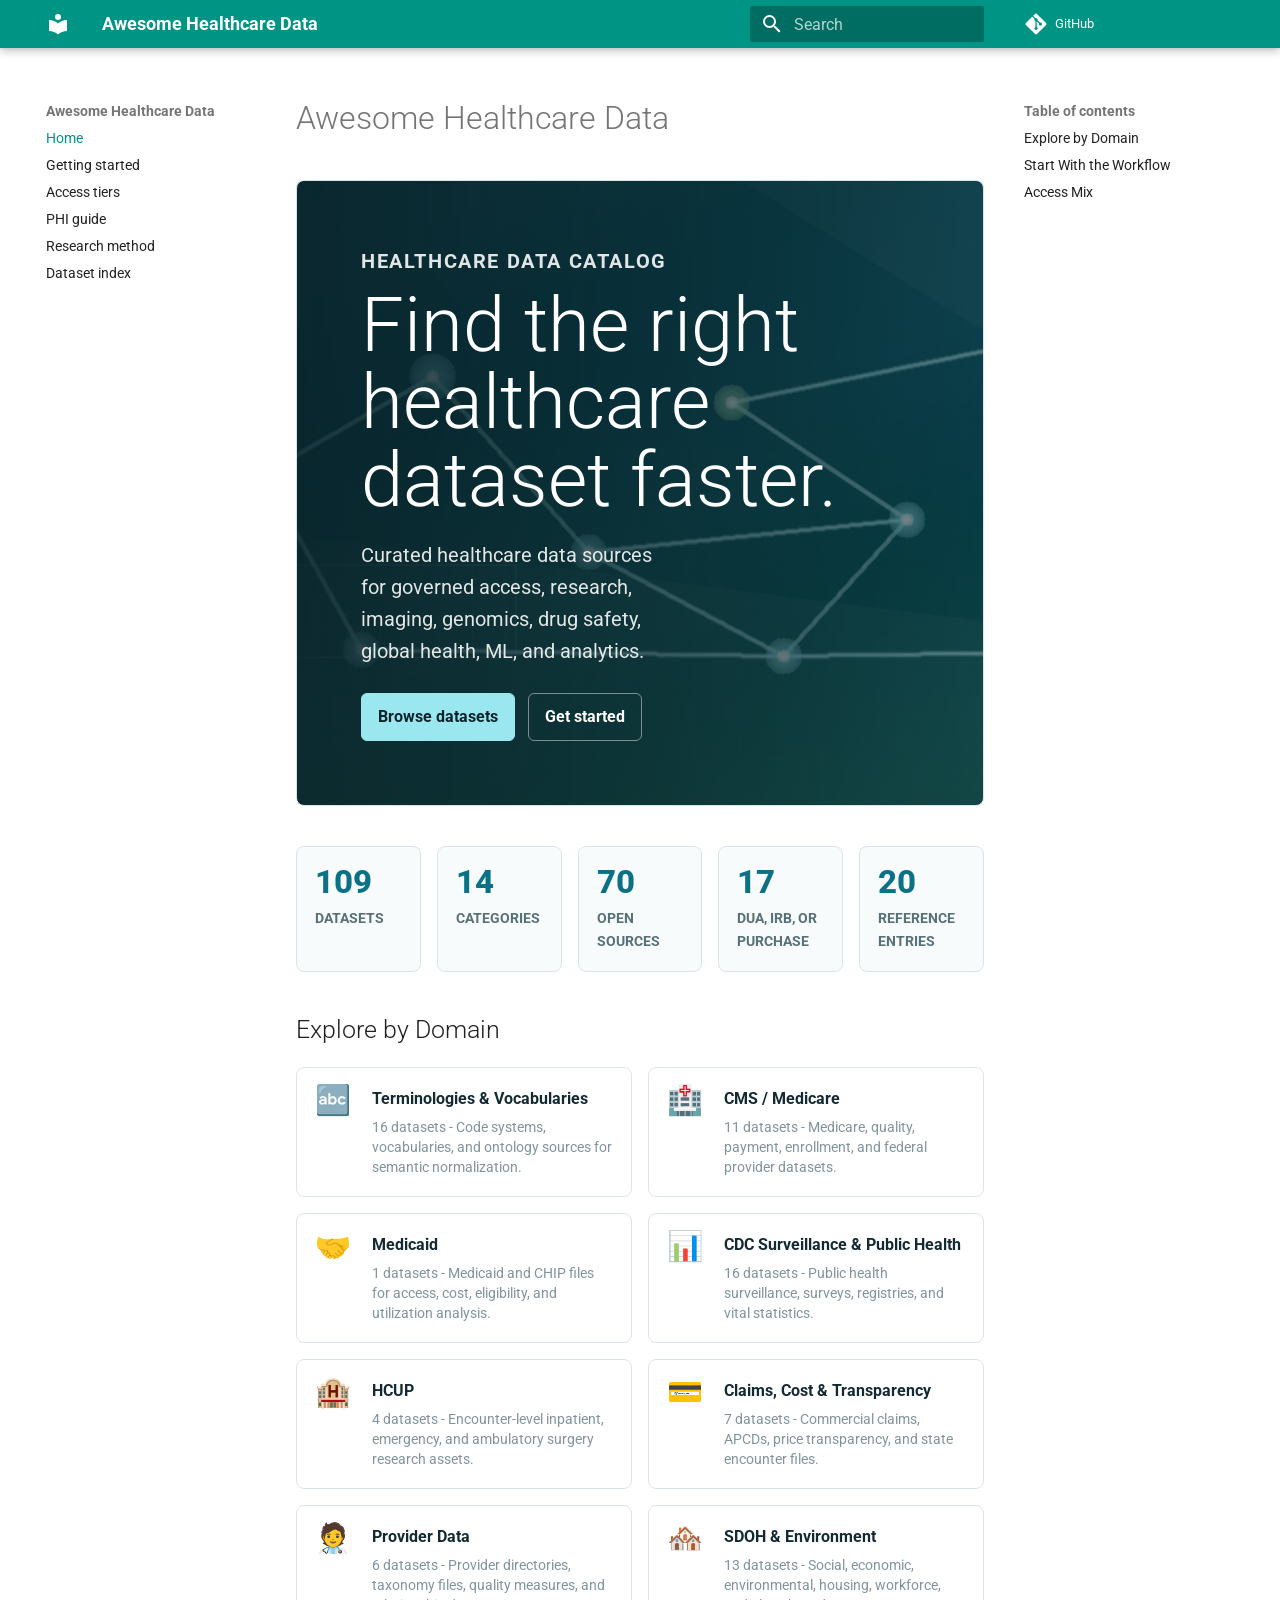
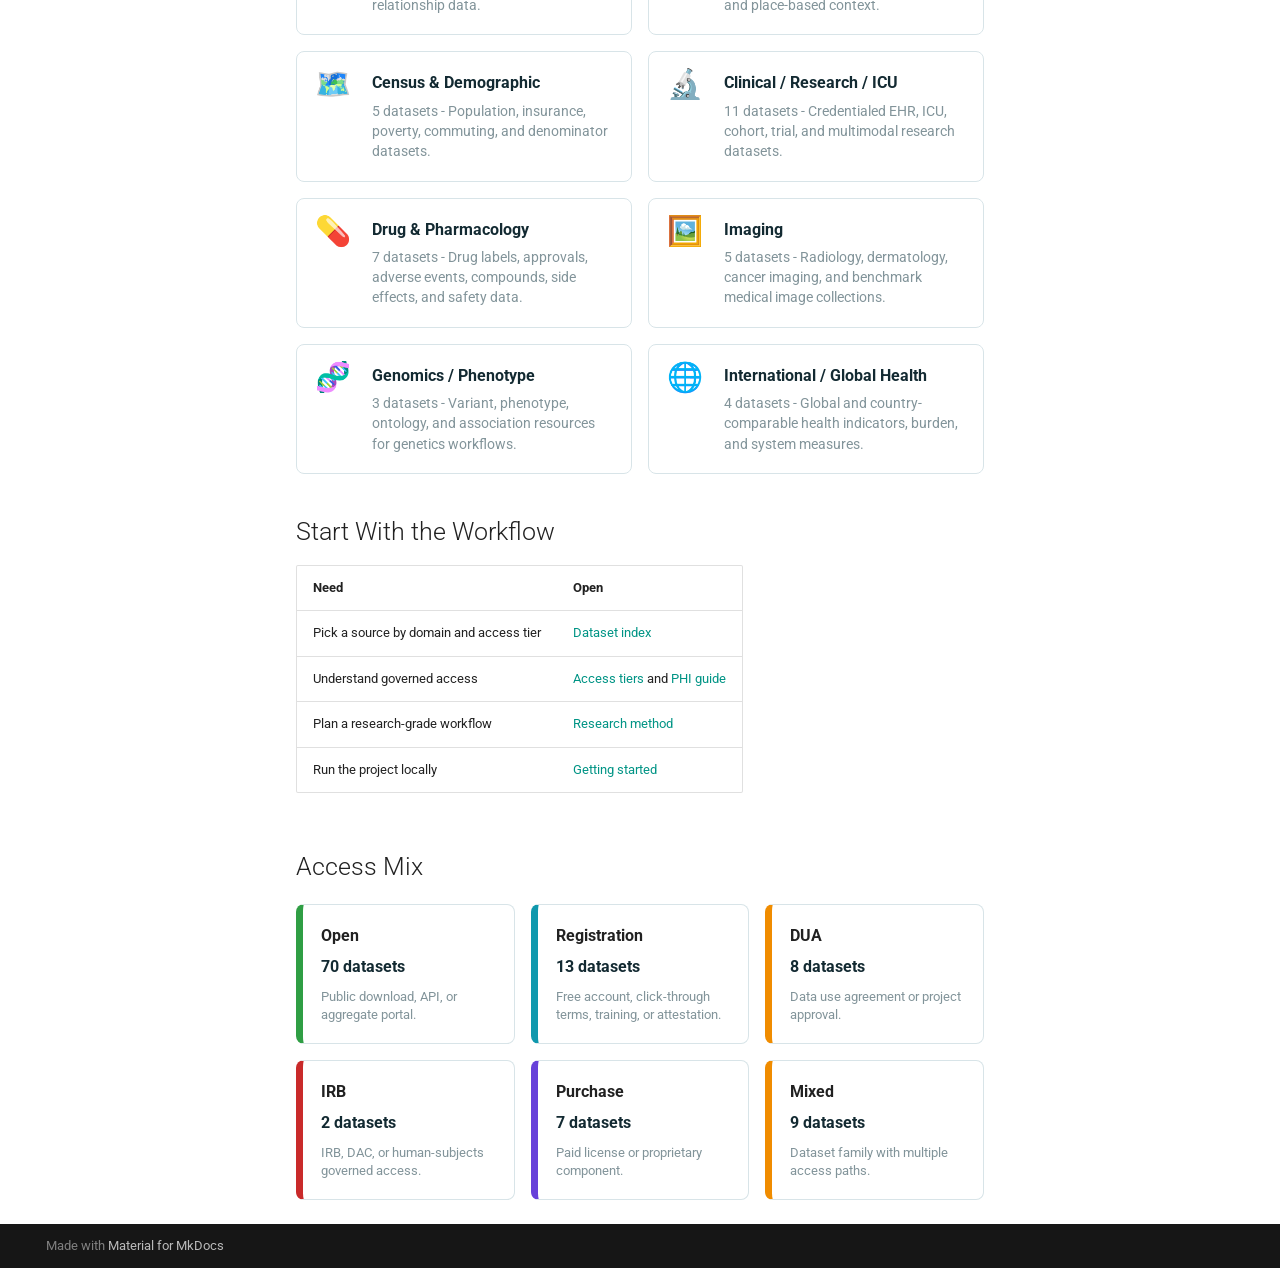
<file: site/index.html>
<!doctype html>
<html lang="en" class="no-js">
  <head>
    
      <meta charset="utf-8">
      <meta name="viewport" content="width=device-width,initial-scale=1">
      
        <meta name="description" content="Machine-readable healthcare dataset catalog for ML and analytics">
      
      
      
      
      
        <link rel="next" href="getting-started/">
      
      
        
      
      
      <link rel="icon" href="assets/images/favicon.png">
      <meta name="generator" content="mkdocs-1.6.1, mkdocs-material-9.7.6">
    
    
      
        <title>Awesome Healthcare Data</title>
      
    
    
      <link rel="stylesheet" href="assets/stylesheets/main.484c7ddc.min.css">
      
        
        <link rel="stylesheet" href="assets/stylesheets/palette.ab4e12ef.min.css">
      
      


    
    
      
    
    
      
        
        
        <link rel="preconnect" href="https://fonts.gstatic.com" crossorigin>
        <link rel="stylesheet" href="https://fonts.googleapis.com/css?family=Roboto:300,300i,400,400i,700,700i%7CRoboto+Mono:400,400i,700,700i&display=fallback">
        <style>:root{--md-text-font:"Roboto";--md-code-font:"Roboto Mono"}</style>
      
    
    
      <link rel="stylesheet" href="stylesheets/extra.css">
    
    <script>__md_scope=new URL(".",location),__md_hash=e=>[...e].reduce(((e,_)=>(e<<5)-e+_.charCodeAt(0)),0),__md_get=(e,_=localStorage,t=__md_scope)=>JSON.parse(_.getItem(t.pathname+"."+e)),__md_set=(e,_,t=localStorage,a=__md_scope)=>{try{t.setItem(a.pathname+"."+e,JSON.stringify(_))}catch(e){}}</script>
    
      

    
    
  </head>
  
  
    
    
    
    
    
    <body dir="ltr" data-md-color-scheme="default" data-md-color-primary="teal" data-md-color-accent="cyan">
  
    
    <input class="md-toggle" data-md-toggle="drawer" type="checkbox" id="__drawer" autocomplete="off">
    <input class="md-toggle" data-md-toggle="search" type="checkbox" id="__search" autocomplete="off">
    <label class="md-overlay" for="__drawer"></label>
    <div data-md-component="skip">
      
        
        <a href="#awesome-healthcare-data" class="md-skip">
          Skip to content
        </a>
      
    </div>
    <div data-md-component="announce">
      
    </div>
    
    
      

  

<header class="md-header md-header--shadow" data-md-component="header">
  <nav class="md-header__inner md-grid" aria-label="Header">
    <a href="." title="Awesome Healthcare Data" class="md-header__button md-logo" aria-label="Awesome Healthcare Data" data-md-component="logo">
      
  
  <svg xmlns="http://www.w3.org/2000/svg" viewBox="0 0 24 24"><path d="M12 8a3 3 0 0 0 3-3 3 3 0 0 0-3-3 3 3 0 0 0-3 3 3 3 0 0 0 3 3m0 3.54C9.64 9.35 6.5 8 3 8v11c3.5 0 6.64 1.35 9 3.54 2.36-2.19 5.5-3.54 9-3.54V8c-3.5 0-6.64 1.35-9 3.54"/></svg>

    </a>
    <label class="md-header__button md-icon" for="__drawer">
      
      <svg xmlns="http://www.w3.org/2000/svg" viewBox="0 0 24 24"><path d="M3 6h18v2H3zm0 5h18v2H3zm0 5h18v2H3z"/></svg>
    </label>
    <div class="md-header__title" data-md-component="header-title">
      <div class="md-header__ellipsis">
        <div class="md-header__topic">
          <span class="md-ellipsis">
            Awesome Healthcare Data
          </span>
        </div>
        <div class="md-header__topic" data-md-component="header-topic">
          <span class="md-ellipsis">
            
              Home
            
          </span>
        </div>
      </div>
    </div>
    
      
    
    
    
    
      
      
        <label class="md-header__button md-icon" for="__search">
          
          <svg xmlns="http://www.w3.org/2000/svg" viewBox="0 0 24 24"><path d="M9.5 3A6.5 6.5 0 0 1 16 9.5c0 1.61-.59 3.09-1.56 4.23l.27.27h.79l5 5-1.5 1.5-5-5v-.79l-.27-.27A6.52 6.52 0 0 1 9.5 16 6.5 6.5 0 0 1 3 9.5 6.5 6.5 0 0 1 9.5 3m0 2C7 5 5 7 5 9.5S7 14 9.5 14 14 12 14 9.5 12 5 9.5 5"/></svg>
        </label>
        <div class="md-search" data-md-component="search" role="dialog">
  <label class="md-search__overlay" for="__search"></label>
  <div class="md-search__inner" role="search">
    <form class="md-search__form" name="search">
      <input type="text" class="md-search__input" name="query" aria-label="Search" placeholder="Search" autocapitalize="off" autocorrect="off" autocomplete="off" spellcheck="false" data-md-component="search-query" required>
      <label class="md-search__icon md-icon" for="__search">
        
        <svg xmlns="http://www.w3.org/2000/svg" viewBox="0 0 24 24"><path d="M9.5 3A6.5 6.5 0 0 1 16 9.5c0 1.61-.59 3.09-1.56 4.23l.27.27h.79l5 5-1.5 1.5-5-5v-.79l-.27-.27A6.52 6.52 0 0 1 9.5 16 6.5 6.5 0 0 1 3 9.5 6.5 6.5 0 0 1 9.5 3m0 2C7 5 5 7 5 9.5S7 14 9.5 14 14 12 14 9.5 12 5 9.5 5"/></svg>
        
        <svg xmlns="http://www.w3.org/2000/svg" viewBox="0 0 24 24"><path d="M20 11v2H8l5.5 5.5-1.42 1.42L4.16 12l7.92-7.92L13.5 5.5 8 11z"/></svg>
      </label>
      <nav class="md-search__options" aria-label="Search">
        
        <button type="reset" class="md-search__icon md-icon" title="Clear" aria-label="Clear" tabindex="-1">
          
          <svg xmlns="http://www.w3.org/2000/svg" viewBox="0 0 24 24"><path d="M19 6.41 17.59 5 12 10.59 6.41 5 5 6.41 10.59 12 5 17.59 6.41 19 12 13.41 17.59 19 19 17.59 13.41 12z"/></svg>
        </button>
      </nav>
      
        <div class="md-search__suggest" data-md-component="search-suggest"></div>
      
    </form>
    <div class="md-search__output">
      <div class="md-search__scrollwrap" tabindex="0" data-md-scrollfix>
        <div class="md-search-result" data-md-component="search-result">
          <div class="md-search-result__meta">
            Initializing search
          </div>
          <ol class="md-search-result__list" role="presentation"></ol>
        </div>
      </div>
    </div>
  </div>
</div>
      
    
    
      <div class="md-header__source">
        <a href="https://github.com/adnanmasood/awesome-health-data" title="Go to repository" class="md-source" data-md-component="source">
  <div class="md-source__icon md-icon">
    
    <svg xmlns="http://www.w3.org/2000/svg" viewBox="0 0 448 512"><!--! Font Awesome Free 7.1.0 by @fontawesome - https://fontawesome.com License - https://fontawesome.com/license/free (Icons: CC BY 4.0, Fonts: SIL OFL 1.1, Code: MIT License) Copyright 2025 Fonticons, Inc.--><path d="M439.6 236.1 244 40.5c-5.4-5.5-12.8-8.5-20.4-8.5s-15 3-20.4 8.4L162.5 81l51.5 51.5c27.1-9.1 52.7 16.8 43.4 43.7l49.7 49.7c34.2-11.8 61.2 31 35.5 56.7-26.5 26.5-70.2-2.9-56-37.3L240.3 199v121.9c25.3 12.5 22.3 41.8 9.1 55-6.4 6.4-15.2 10.1-24.3 10.1s-17.8-3.6-24.3-10.1c-17.6-17.6-11.1-46.9 11.2-56v-123c-20.8-8.5-24.6-30.7-18.6-45L142.6 101 8.5 235.1C3 240.6 0 247.9 0 255.5s3 15 8.5 20.4l195.6 195.7c5.4 5.4 12.7 8.4 20.4 8.4s15-3 20.4-8.4l194.7-194.7c5.4-5.4 8.4-12.8 8.4-20.4s-3-15-8.4-20.4"/></svg>
  </div>
  <div class="md-source__repository">
    GitHub
  </div>
</a>
      </div>
    
  </nav>
  
</header>
    
    <div class="md-container" data-md-component="container">
      
      
        
          
        
      
      <main class="md-main" data-md-component="main">
        <div class="md-main__inner md-grid">
          
            
              
              <div class="md-sidebar md-sidebar--primary" data-md-component="sidebar" data-md-type="navigation" >
                <div class="md-sidebar__scrollwrap">
                  <div class="md-sidebar__inner">
                    



<nav class="md-nav md-nav--primary" aria-label="Navigation" data-md-level="0">
  <label class="md-nav__title" for="__drawer">
    <a href="." title="Awesome Healthcare Data" class="md-nav__button md-logo" aria-label="Awesome Healthcare Data" data-md-component="logo">
      
  
  <svg xmlns="http://www.w3.org/2000/svg" viewBox="0 0 24 24"><path d="M12 8a3 3 0 0 0 3-3 3 3 0 0 0-3-3 3 3 0 0 0-3 3 3 3 0 0 0 3 3m0 3.54C9.64 9.35 6.5 8 3 8v11c3.5 0 6.64 1.35 9 3.54 2.36-2.19 5.5-3.54 9-3.54V8c-3.5 0-6.64 1.35-9 3.54"/></svg>

    </a>
    Awesome Healthcare Data
  </label>
  
    <div class="md-nav__source">
      <a href="https://github.com/adnanmasood/awesome-health-data" title="Go to repository" class="md-source" data-md-component="source">
  <div class="md-source__icon md-icon">
    
    <svg xmlns="http://www.w3.org/2000/svg" viewBox="0 0 448 512"><!--! Font Awesome Free 7.1.0 by @fontawesome - https://fontawesome.com License - https://fontawesome.com/license/free (Icons: CC BY 4.0, Fonts: SIL OFL 1.1, Code: MIT License) Copyright 2025 Fonticons, Inc.--><path d="M439.6 236.1 244 40.5c-5.4-5.5-12.8-8.5-20.4-8.5s-15 3-20.4 8.4L162.5 81l51.5 51.5c27.1-9.1 52.7 16.8 43.4 43.7l49.7 49.7c34.2-11.8 61.2 31 35.5 56.7-26.5 26.5-70.2-2.9-56-37.3L240.3 199v121.9c25.3 12.5 22.3 41.8 9.1 55-6.4 6.4-15.2 10.1-24.3 10.1s-17.8-3.6-24.3-10.1c-17.6-17.6-11.1-46.9 11.2-56v-123c-20.8-8.5-24.6-30.7-18.6-45L142.6 101 8.5 235.1C3 240.6 0 247.9 0 255.5s3 15 8.5 20.4l195.6 195.7c5.4 5.4 12.7 8.4 20.4 8.4s15-3 20.4-8.4l194.7-194.7c5.4-5.4 8.4-12.8 8.4-20.4s-3-15-8.4-20.4"/></svg>
  </div>
  <div class="md-source__repository">
    GitHub
  </div>
</a>
    </div>
  
  <ul class="md-nav__list" data-md-scrollfix>
    
      
      
  
  
    
  
  
  
    <li class="md-nav__item md-nav__item--active">
      
      <input class="md-nav__toggle md-toggle" type="checkbox" id="__toc">
      
      
        
      
      
        <label class="md-nav__link md-nav__link--active" for="__toc">
          
  
  
  <span class="md-ellipsis">
    
  
    Home
  

    
  </span>
  
  

          <span class="md-nav__icon md-icon"></span>
        </label>
      
      <a href="." class="md-nav__link md-nav__link--active">
        
  
  
  <span class="md-ellipsis">
    
  
    Home
  

    
  </span>
  
  

      </a>
      
        

<nav class="md-nav md-nav--secondary" aria-label="Table of contents">
  
  
  
    
  
  
    <label class="md-nav__title" for="__toc">
      <span class="md-nav__icon md-icon"></span>
      Table of contents
    </label>
    <ul class="md-nav__list" data-md-component="toc" data-md-scrollfix>
      
        <li class="md-nav__item">
  <a href="#explore-by-domain" class="md-nav__link">
    <span class="md-ellipsis">
      
        Explore by Domain
      
    </span>
  </a>
  
</li>
      
        <li class="md-nav__item">
  <a href="#start-with-the-workflow" class="md-nav__link">
    <span class="md-ellipsis">
      
        Start With the Workflow
      
    </span>
  </a>
  
</li>
      
        <li class="md-nav__item">
  <a href="#access-mix" class="md-nav__link">
    <span class="md-ellipsis">
      
        Access Mix
      
    </span>
  </a>
  
</li>
      
    </ul>
  
</nav>
      
    </li>
  

    
      
      
  
  
  
  
    <li class="md-nav__item">
      <a href="getting-started/" class="md-nav__link">
        
  
  
  <span class="md-ellipsis">
    
  
    Getting started
  

    
  </span>
  
  

      </a>
    </li>
  

    
      
      
  
  
  
  
    <li class="md-nav__item">
      <a href="access-tiers/" class="md-nav__link">
        
  
  
  <span class="md-ellipsis">
    
  
    Access tiers
  

    
  </span>
  
  

      </a>
    </li>
  

    
      
      
  
  
  
  
    <li class="md-nav__item">
      <a href="phi-guide/" class="md-nav__link">
        
  
  
  <span class="md-ellipsis">
    
  
    PHI guide
  

    
  </span>
  
  

      </a>
    </li>
  

    
      
      
  
  
  
  
    <li class="md-nav__item">
      <a href="research-method/" class="md-nav__link">
        
  
  
  <span class="md-ellipsis">
    
  
    Research method
  

    
  </span>
  
  

      </a>
    </li>
  

    
      
      
  
  
  
  
    <li class="md-nav__item">
      <a href="datasets/" class="md-nav__link">
        
  
  
  <span class="md-ellipsis">
    
  
    Dataset index
  

    
  </span>
  
  

      </a>
    </li>
  

    
  </ul>
</nav>
                  </div>
                </div>
              </div>
            
            
              
              <div class="md-sidebar md-sidebar--secondary" data-md-component="sidebar" data-md-type="toc" >
                <div class="md-sidebar__scrollwrap">
                  <div class="md-sidebar__inner">
                    

<nav class="md-nav md-nav--secondary" aria-label="Table of contents">
  
  
  
    
  
  
    <label class="md-nav__title" for="__toc">
      <span class="md-nav__icon md-icon"></span>
      Table of contents
    </label>
    <ul class="md-nav__list" data-md-component="toc" data-md-scrollfix>
      
        <li class="md-nav__item">
  <a href="#explore-by-domain" class="md-nav__link">
    <span class="md-ellipsis">
      
        Explore by Domain
      
    </span>
  </a>
  
</li>
      
        <li class="md-nav__item">
  <a href="#start-with-the-workflow" class="md-nav__link">
    <span class="md-ellipsis">
      
        Start With the Workflow
      
    </span>
  </a>
  
</li>
      
        <li class="md-nav__item">
  <a href="#access-mix" class="md-nav__link">
    <span class="md-ellipsis">
      
        Access Mix
      
    </span>
  </a>
  
</li>
      
    </ul>
  
</nav>
                  </div>
                </div>
              </div>
            
          
          
            <div class="md-content" data-md-component="content">
              
              <article class="md-content__inner md-typeset">
                
                  


  
  


<h1 id="awesome-healthcare-data">Awesome Healthcare Data</h1>
<section class="catalog-hero" aria-label="Abstract healthcare data network banner">
  <div class="catalog-hero__content">
    <p class="catalog-hero__kicker">Healthcare data catalog</p>
    <h1>Find the right healthcare dataset faster.</h1>
    <p>Curated healthcare data sources<br>for governed access, research,<br>imaging, genomics, drug safety,<br>global health, ML, and analytics.</p>
    <div class="catalog-hero__actions">
      <a class="catalog-button catalog-button--primary" href="datasets.md">Browse datasets</a>
      <a class="catalog-button" href="getting-started.md">Get started</a>
    </div>
  </div>
</section>

<section class="stat-grid" aria-label="Catalog statistics">
<div class="stat-card"><span class="stat-card__value">109</span><span class="stat-card__label">datasets</span></div>
<div class="stat-card"><span class="stat-card__value">14</span><span class="stat-card__label">categories</span></div>
<div class="stat-card"><span class="stat-card__value">70</span><span class="stat-card__label">open sources</span></div>
<div class="stat-card"><span class="stat-card__value">17</span><span class="stat-card__label">DUA, IRB, or purchase</span></div>
<div class="stat-card"><span class="stat-card__value">20</span><span class="stat-card__label">reference entries</span></div>
</section>

<h2 id="explore-by-domain">Explore by Domain</h2>
<section class="category-grid">
  <a class="category-card" href="datasets.md#terminologies">
    <span class="category-card__icon">&#x1F524;</span>
    <span>
      <strong>Terminologies & Vocabularies</strong>
      <small>16 datasets - Code systems, vocabularies, and ontology sources for semantic normalization.</small>
    </span>
  </a>
  <a class="category-card" href="datasets.md#cms-medicare">
    <span class="category-card__icon">&#x1F3E5;</span>
    <span>
      <strong>CMS / Medicare</strong>
      <small>11 datasets - Medicare, quality, payment, enrollment, and federal provider datasets.</small>
    </span>
  </a>
  <a class="category-card" href="datasets.md#medicaid">
    <span class="category-card__icon">&#x1F91D;</span>
    <span>
      <strong>Medicaid</strong>
      <small>1 datasets - Medicaid and CHIP files for access, cost, eligibility, and utilization analysis.</small>
    </span>
  </a>
  <a class="category-card" href="datasets.md#cdc-surveillance">
    <span class="category-card__icon">&#x1F4CA;</span>
    <span>
      <strong>CDC Surveillance & Public Health</strong>
      <small>16 datasets - Public health surveillance, surveys, registries, and vital statistics.</small>
    </span>
  </a>
  <a class="category-card" href="datasets.md#hcup">
    <span class="category-card__icon">&#x1F3E8;</span>
    <span>
      <strong>HCUP</strong>
      <small>4 datasets - Encounter-level inpatient, emergency, and ambulatory surgery research assets.</small>
    </span>
  </a>
  <a class="category-card" href="datasets.md#claims-commercial">
    <span class="category-card__icon">&#x1F4B3;</span>
    <span>
      <strong>Claims, Cost & Transparency</strong>
      <small>7 datasets - Commercial claims, APCDs, price transparency, and state encounter files.</small>
    </span>
  </a>
  <a class="category-card" href="datasets.md#provider">
    <span class="category-card__icon">&#x1F9D1;&#x200D;&#x2695;&#xFE0F;</span>
    <span>
      <strong>Provider Data</strong>
      <small>6 datasets - Provider directories, taxonomy files, quality measures, and relationship data.</small>
    </span>
  </a>
  <a class="category-card" href="datasets.md#sdoh">
    <span class="category-card__icon">&#x1F3D8;&#xFE0F;</span>
    <span>
      <strong>SDOH & Environment</strong>
      <small>13 datasets - Social, economic, environmental, housing, workforce, and place-based context.</small>
    </span>
  </a>
  <a class="category-card" href="datasets.md#census">
    <span class="category-card__icon">&#x1F5FA;&#xFE0F;</span>
    <span>
      <strong>Census & Demographic</strong>
      <small>5 datasets - Population, insurance, poverty, commuting, and denominator datasets.</small>
    </span>
  </a>
  <a class="category-card" href="datasets.md#clinical-research">
    <span class="category-card__icon">&#x1F52C;</span>
    <span>
      <strong>Clinical / Research / ICU</strong>
      <small>11 datasets - Credentialed EHR, ICU, cohort, trial, and multimodal research datasets.</small>
    </span>
  </a>
  <a class="category-card" href="datasets.md#drug-pharma">
    <span class="category-card__icon">&#x1F48A;</span>
    <span>
      <strong>Drug & Pharmacology</strong>
      <small>7 datasets - Drug labels, approvals, adverse events, compounds, side effects, and safety data.</small>
    </span>
  </a>
  <a class="category-card" href="datasets.md#imaging">
    <span class="category-card__icon">&#x1F5BC;&#xFE0F;</span>
    <span>
      <strong>Imaging</strong>
      <small>5 datasets - Radiology, dermatology, cancer imaging, and benchmark medical image collections.</small>
    </span>
  </a>
  <a class="category-card" href="datasets.md#genomics">
    <span class="category-card__icon">&#x1F9EC;</span>
    <span>
      <strong>Genomics / Phenotype</strong>
      <small>3 datasets - Variant, phenotype, ontology, and association resources for genetics workflows.</small>
    </span>
  </a>
  <a class="category-card" href="datasets.md#international">
    <span class="category-card__icon">&#x1F310;</span>
    <span>
      <strong>International / Global Health</strong>
      <small>4 datasets - Global and country-comparable health indicators, burden, and system measures.</small>
    </span>
  </a>
</section>

<h2 id="start-with-the-workflow">Start With the Workflow</h2>
<table>
<thead>
<tr>
<th>Need</th>
<th>Open</th>
</tr>
</thead>
<tbody>
<tr>
<td>Pick a source by domain and access tier</td>
<td><a href="datasets/">Dataset index</a></td>
</tr>
<tr>
<td>Understand governed access</td>
<td><a href="access-tiers/">Access tiers</a> and <a href="phi-guide/">PHI guide</a></td>
</tr>
<tr>
<td>Plan a research-grade workflow</td>
<td><a href="research-method/">Research method</a></td>
</tr>
<tr>
<td>Run the project locally</td>
<td><a href="getting-started/">Getting started</a></td>
</tr>
</tbody>
</table>
<h2 id="access-mix">Access Mix</h2>
<section class="tier-grid">
  <div class="tier-card tier-card--open">
    <strong>Open</strong>
    <span>70 datasets</span>
    <small>Public download, API, or aggregate portal.</small>
  </div>
  <div class="tier-card tier-card--registration">
    <strong>Registration</strong>
    <span>13 datasets</span>
    <small>Free account, click-through terms, training, or attestation.</small>
  </div>
  <div class="tier-card tier-card--dua">
    <strong>DUA</strong>
    <span>8 datasets</span>
    <small>Data use agreement or project approval.</small>
  </div>
  <div class="tier-card tier-card--irb">
    <strong>IRB</strong>
    <span>2 datasets</span>
    <small>IRB, DAC, or human-subjects governed access.</small>
  </div>
  <div class="tier-card tier-card--purchase">
    <strong>Purchase</strong>
    <span>7 datasets</span>
    <small>Paid license or proprietary component.</small>
  </div>
  <div class="tier-card tier-card--mixed">
    <strong>Mixed</strong>
    <span>9 datasets</span>
    <small>Dataset family with multiple access paths.</small>
  </div>
</section>












                
              </article>
            </div>
          
          
<script>var target=document.getElementById(location.hash.slice(1));target&&target.name&&(target.checked=target.name.startsWith("__tabbed_"))</script>
        </div>
        
          <button type="button" class="md-top md-icon" data-md-component="top" hidden>
  
  <svg xmlns="http://www.w3.org/2000/svg" viewBox="0 0 24 24"><path d="M13 20h-2V8l-5.5 5.5-1.42-1.42L12 4.16l7.92 7.92-1.42 1.42L13 8z"/></svg>
  Back to top
</button>
        
      </main>
      
        <footer class="md-footer">
  
  <div class="md-footer-meta md-typeset">
    <div class="md-footer-meta__inner md-grid">
      <div class="md-copyright">
  
  
    Made with
    <a href="https://squidfunk.github.io/mkdocs-material/" target="_blank" rel="noopener">
      Material for MkDocs
    </a>
  
</div>
      
    </div>
  </div>
</footer>
      
    </div>
    <div class="md-dialog" data-md-component="dialog">
      <div class="md-dialog__inner md-typeset"></div>
    </div>
    
    
    
      
      
      <script id="__config" type="application/json">{"annotate": null, "base": ".", "features": ["navigation.sections", "navigation.expand", "search.suggest", "search.highlight", "navigation.top", "content.code.copy"], "search": "assets/javascripts/workers/search.2c215733.min.js", "tags": null, "translations": {"clipboard.copied": "Copied to clipboard", "clipboard.copy": "Copy to clipboard", "search.result.more.one": "1 more on this page", "search.result.more.other": "# more on this page", "search.result.none": "No matching documents", "search.result.one": "1 matching document", "search.result.other": "# matching documents", "search.result.placeholder": "Type to start searching", "search.result.term.missing": "Missing", "select.version": "Select version"}, "version": null}</script>
    
    
      <script src="assets/javascripts/bundle.79ae519e.min.js"></script>
      
    
  </body>
</html>
</file>
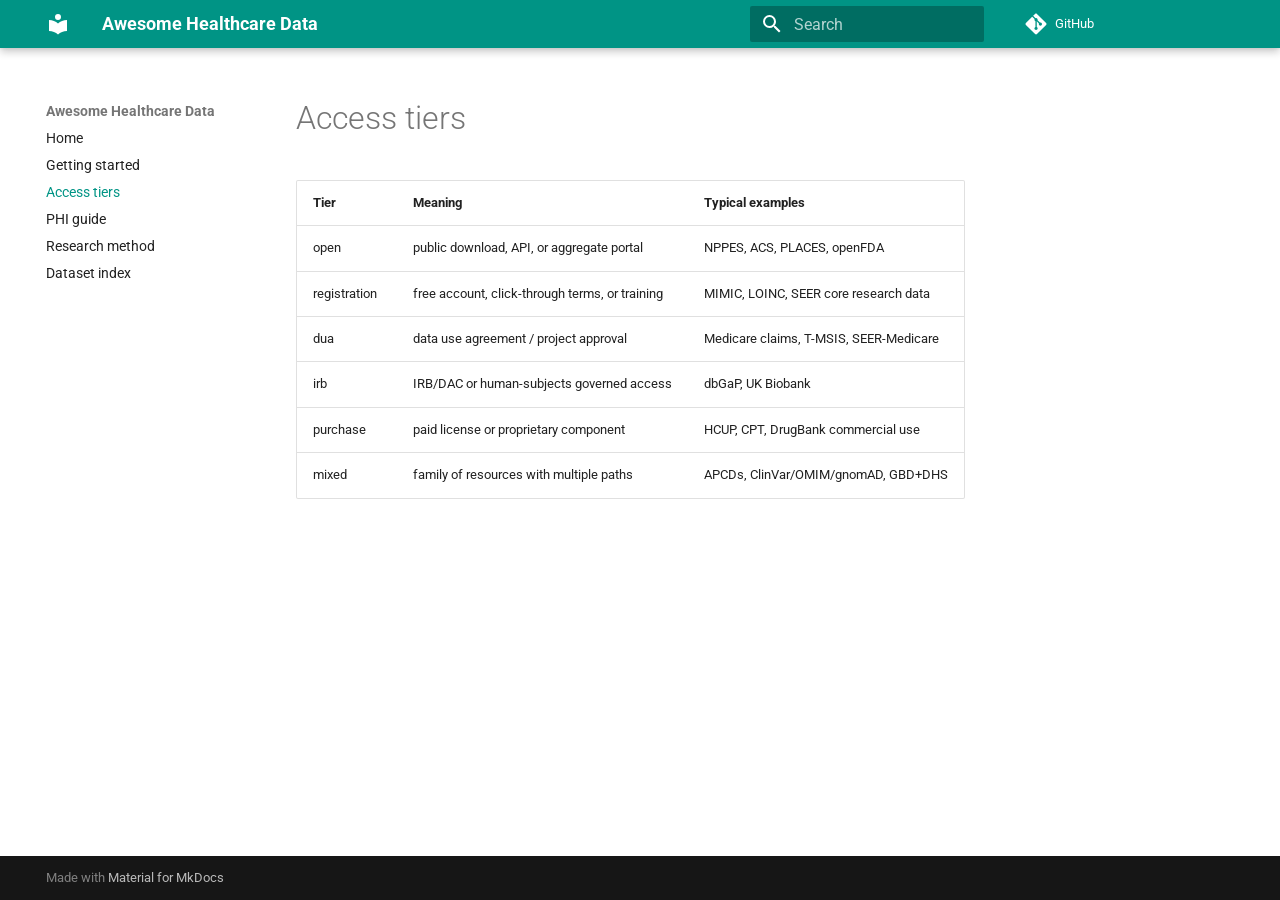
<file: site/access-tiers/index.html>
<!doctype html>
<html lang="en" class="no-js">
  <head>
    
      <meta charset="utf-8">
      <meta name="viewport" content="width=device-width,initial-scale=1">
      
        <meta name="description" content="Machine-readable healthcare dataset catalog for ML and analytics">
      
      
      
      
        <link rel="prev" href="../getting-started/">
      
      
        <link rel="next" href="../phi-guide/">
      
      
        
      
      
      <link rel="icon" href="../assets/images/favicon.png">
      <meta name="generator" content="mkdocs-1.6.1, mkdocs-material-9.7.6">
    
    
      
        <title>Access tiers - Awesome Healthcare Data</title>
      
    
    
      <link rel="stylesheet" href="../assets/stylesheets/main.484c7ddc.min.css">
      
        
        <link rel="stylesheet" href="../assets/stylesheets/palette.ab4e12ef.min.css">
      
      


    
    
      
    
    
      
        
        
        <link rel="preconnect" href="https://fonts.gstatic.com" crossorigin>
        <link rel="stylesheet" href="https://fonts.googleapis.com/css?family=Roboto:300,300i,400,400i,700,700i%7CRoboto+Mono:400,400i,700,700i&display=fallback">
        <style>:root{--md-text-font:"Roboto";--md-code-font:"Roboto Mono"}</style>
      
    
    
      <link rel="stylesheet" href="../stylesheets/extra.css">
    
    <script>__md_scope=new URL("..",location),__md_hash=e=>[...e].reduce(((e,_)=>(e<<5)-e+_.charCodeAt(0)),0),__md_get=(e,_=localStorage,t=__md_scope)=>JSON.parse(_.getItem(t.pathname+"."+e)),__md_set=(e,_,t=localStorage,a=__md_scope)=>{try{t.setItem(a.pathname+"."+e,JSON.stringify(_))}catch(e){}}</script>
    
      

    
    
  </head>
  
  
    
    
    
    
    
    <body dir="ltr" data-md-color-scheme="default" data-md-color-primary="teal" data-md-color-accent="cyan">
  
    
    <input class="md-toggle" data-md-toggle="drawer" type="checkbox" id="__drawer" autocomplete="off">
    <input class="md-toggle" data-md-toggle="search" type="checkbox" id="__search" autocomplete="off">
    <label class="md-overlay" for="__drawer"></label>
    <div data-md-component="skip">
      
        
        <a href="#access-tiers" class="md-skip">
          Skip to content
        </a>
      
    </div>
    <div data-md-component="announce">
      
    </div>
    
    
      

  

<header class="md-header md-header--shadow" data-md-component="header">
  <nav class="md-header__inner md-grid" aria-label="Header">
    <a href=".." title="Awesome Healthcare Data" class="md-header__button md-logo" aria-label="Awesome Healthcare Data" data-md-component="logo">
      
  
  <svg xmlns="http://www.w3.org/2000/svg" viewBox="0 0 24 24"><path d="M12 8a3 3 0 0 0 3-3 3 3 0 0 0-3-3 3 3 0 0 0-3 3 3 3 0 0 0 3 3m0 3.54C9.64 9.35 6.5 8 3 8v11c3.5 0 6.64 1.35 9 3.54 2.36-2.19 5.5-3.54 9-3.54V8c-3.5 0-6.64 1.35-9 3.54"/></svg>

    </a>
    <label class="md-header__button md-icon" for="__drawer">
      
      <svg xmlns="http://www.w3.org/2000/svg" viewBox="0 0 24 24"><path d="M3 6h18v2H3zm0 5h18v2H3zm0 5h18v2H3z"/></svg>
    </label>
    <div class="md-header__title" data-md-component="header-title">
      <div class="md-header__ellipsis">
        <div class="md-header__topic">
          <span class="md-ellipsis">
            Awesome Healthcare Data
          </span>
        </div>
        <div class="md-header__topic" data-md-component="header-topic">
          <span class="md-ellipsis">
            
              Access tiers
            
          </span>
        </div>
      </div>
    </div>
    
      
    
    
    
    
      
      
        <label class="md-header__button md-icon" for="__search">
          
          <svg xmlns="http://www.w3.org/2000/svg" viewBox="0 0 24 24"><path d="M9.5 3A6.5 6.5 0 0 1 16 9.5c0 1.61-.59 3.09-1.56 4.23l.27.27h.79l5 5-1.5 1.5-5-5v-.79l-.27-.27A6.52 6.52 0 0 1 9.5 16 6.5 6.5 0 0 1 3 9.5 6.5 6.5 0 0 1 9.5 3m0 2C7 5 5 7 5 9.5S7 14 9.5 14 14 12 14 9.5 12 5 9.5 5"/></svg>
        </label>
        <div class="md-search" data-md-component="search" role="dialog">
  <label class="md-search__overlay" for="__search"></label>
  <div class="md-search__inner" role="search">
    <form class="md-search__form" name="search">
      <input type="text" class="md-search__input" name="query" aria-label="Search" placeholder="Search" autocapitalize="off" autocorrect="off" autocomplete="off" spellcheck="false" data-md-component="search-query" required>
      <label class="md-search__icon md-icon" for="__search">
        
        <svg xmlns="http://www.w3.org/2000/svg" viewBox="0 0 24 24"><path d="M9.5 3A6.5 6.5 0 0 1 16 9.5c0 1.61-.59 3.09-1.56 4.23l.27.27h.79l5 5-1.5 1.5-5-5v-.79l-.27-.27A6.52 6.52 0 0 1 9.5 16 6.5 6.5 0 0 1 3 9.5 6.5 6.5 0 0 1 9.5 3m0 2C7 5 5 7 5 9.5S7 14 9.5 14 14 12 14 9.5 12 5 9.5 5"/></svg>
        
        <svg xmlns="http://www.w3.org/2000/svg" viewBox="0 0 24 24"><path d="M20 11v2H8l5.5 5.5-1.42 1.42L4.16 12l7.92-7.92L13.5 5.5 8 11z"/></svg>
      </label>
      <nav class="md-search__options" aria-label="Search">
        
        <button type="reset" class="md-search__icon md-icon" title="Clear" aria-label="Clear" tabindex="-1">
          
          <svg xmlns="http://www.w3.org/2000/svg" viewBox="0 0 24 24"><path d="M19 6.41 17.59 5 12 10.59 6.41 5 5 6.41 10.59 12 5 17.59 6.41 19 12 13.41 17.59 19 19 17.59 13.41 12z"/></svg>
        </button>
      </nav>
      
        <div class="md-search__suggest" data-md-component="search-suggest"></div>
      
    </form>
    <div class="md-search__output">
      <div class="md-search__scrollwrap" tabindex="0" data-md-scrollfix>
        <div class="md-search-result" data-md-component="search-result">
          <div class="md-search-result__meta">
            Initializing search
          </div>
          <ol class="md-search-result__list" role="presentation"></ol>
        </div>
      </div>
    </div>
  </div>
</div>
      
    
    
      <div class="md-header__source">
        <a href="https://github.com/adnanmasood/awesome-health-data" title="Go to repository" class="md-source" data-md-component="source">
  <div class="md-source__icon md-icon">
    
    <svg xmlns="http://www.w3.org/2000/svg" viewBox="0 0 448 512"><!--! Font Awesome Free 7.1.0 by @fontawesome - https://fontawesome.com License - https://fontawesome.com/license/free (Icons: CC BY 4.0, Fonts: SIL OFL 1.1, Code: MIT License) Copyright 2025 Fonticons, Inc.--><path d="M439.6 236.1 244 40.5c-5.4-5.5-12.8-8.5-20.4-8.5s-15 3-20.4 8.4L162.5 81l51.5 51.5c27.1-9.1 52.7 16.8 43.4 43.7l49.7 49.7c34.2-11.8 61.2 31 35.5 56.7-26.5 26.5-70.2-2.9-56-37.3L240.3 199v121.9c25.3 12.5 22.3 41.8 9.1 55-6.4 6.4-15.2 10.1-24.3 10.1s-17.8-3.6-24.3-10.1c-17.6-17.6-11.1-46.9 11.2-56v-123c-20.8-8.5-24.6-30.7-18.6-45L142.6 101 8.5 235.1C3 240.6 0 247.9 0 255.5s3 15 8.5 20.4l195.6 195.7c5.4 5.4 12.7 8.4 20.4 8.4s15-3 20.4-8.4l194.7-194.7c5.4-5.4 8.4-12.8 8.4-20.4s-3-15-8.4-20.4"/></svg>
  </div>
  <div class="md-source__repository">
    GitHub
  </div>
</a>
      </div>
    
  </nav>
  
</header>
    
    <div class="md-container" data-md-component="container">
      
      
        
          
        
      
      <main class="md-main" data-md-component="main">
        <div class="md-main__inner md-grid">
          
            
              
              <div class="md-sidebar md-sidebar--primary" data-md-component="sidebar" data-md-type="navigation" >
                <div class="md-sidebar__scrollwrap">
                  <div class="md-sidebar__inner">
                    



<nav class="md-nav md-nav--primary" aria-label="Navigation" data-md-level="0">
  <label class="md-nav__title" for="__drawer">
    <a href=".." title="Awesome Healthcare Data" class="md-nav__button md-logo" aria-label="Awesome Healthcare Data" data-md-component="logo">
      
  
  <svg xmlns="http://www.w3.org/2000/svg" viewBox="0 0 24 24"><path d="M12 8a3 3 0 0 0 3-3 3 3 0 0 0-3-3 3 3 0 0 0-3 3 3 3 0 0 0 3 3m0 3.54C9.64 9.35 6.5 8 3 8v11c3.5 0 6.64 1.35 9 3.54 2.36-2.19 5.5-3.54 9-3.54V8c-3.5 0-6.64 1.35-9 3.54"/></svg>

    </a>
    Awesome Healthcare Data
  </label>
  
    <div class="md-nav__source">
      <a href="https://github.com/adnanmasood/awesome-health-data" title="Go to repository" class="md-source" data-md-component="source">
  <div class="md-source__icon md-icon">
    
    <svg xmlns="http://www.w3.org/2000/svg" viewBox="0 0 448 512"><!--! Font Awesome Free 7.1.0 by @fontawesome - https://fontawesome.com License - https://fontawesome.com/license/free (Icons: CC BY 4.0, Fonts: SIL OFL 1.1, Code: MIT License) Copyright 2025 Fonticons, Inc.--><path d="M439.6 236.1 244 40.5c-5.4-5.5-12.8-8.5-20.4-8.5s-15 3-20.4 8.4L162.5 81l51.5 51.5c27.1-9.1 52.7 16.8 43.4 43.7l49.7 49.7c34.2-11.8 61.2 31 35.5 56.7-26.5 26.5-70.2-2.9-56-37.3L240.3 199v121.9c25.3 12.5 22.3 41.8 9.1 55-6.4 6.4-15.2 10.1-24.3 10.1s-17.8-3.6-24.3-10.1c-17.6-17.6-11.1-46.9 11.2-56v-123c-20.8-8.5-24.6-30.7-18.6-45L142.6 101 8.5 235.1C3 240.6 0 247.9 0 255.5s3 15 8.5 20.4l195.6 195.7c5.4 5.4 12.7 8.4 20.4 8.4s15-3 20.4-8.4l194.7-194.7c5.4-5.4 8.4-12.8 8.4-20.4s-3-15-8.4-20.4"/></svg>
  </div>
  <div class="md-source__repository">
    GitHub
  </div>
</a>
    </div>
  
  <ul class="md-nav__list" data-md-scrollfix>
    
      
      
  
  
  
  
    <li class="md-nav__item">
      <a href=".." class="md-nav__link">
        
  
  
  <span class="md-ellipsis">
    
  
    Home
  

    
  </span>
  
  

      </a>
    </li>
  

    
      
      
  
  
  
  
    <li class="md-nav__item">
      <a href="../getting-started/" class="md-nav__link">
        
  
  
  <span class="md-ellipsis">
    
  
    Getting started
  

    
  </span>
  
  

      </a>
    </li>
  

    
      
      
  
  
    
  
  
  
    <li class="md-nav__item md-nav__item--active">
      
      <input class="md-nav__toggle md-toggle" type="checkbox" id="__toc">
      
      
        
      
      
      <a href="./" class="md-nav__link md-nav__link--active">
        
  
  
  <span class="md-ellipsis">
    
  
    Access tiers
  

    
  </span>
  
  

      </a>
      
    </li>
  

    
      
      
  
  
  
  
    <li class="md-nav__item">
      <a href="../phi-guide/" class="md-nav__link">
        
  
  
  <span class="md-ellipsis">
    
  
    PHI guide
  

    
  </span>
  
  

      </a>
    </li>
  

    
      
      
  
  
  
  
    <li class="md-nav__item">
      <a href="../research-method/" class="md-nav__link">
        
  
  
  <span class="md-ellipsis">
    
  
    Research method
  

    
  </span>
  
  

      </a>
    </li>
  

    
      
      
  
  
  
  
    <li class="md-nav__item">
      <a href="../datasets/" class="md-nav__link">
        
  
  
  <span class="md-ellipsis">
    
  
    Dataset index
  

    
  </span>
  
  

      </a>
    </li>
  

    
  </ul>
</nav>
                  </div>
                </div>
              </div>
            
            
              
              <div class="md-sidebar md-sidebar--secondary" data-md-component="sidebar" data-md-type="toc" >
                <div class="md-sidebar__scrollwrap">
                  <div class="md-sidebar__inner">
                    

<nav class="md-nav md-nav--secondary" aria-label="Table of contents">
  
  
  
    
  
  
</nav>
                  </div>
                </div>
              </div>
            
          
          
            <div class="md-content" data-md-component="content">
              
              <article class="md-content__inner md-typeset">
                
                  


  
  


<h1 id="access-tiers">Access tiers</h1>
<table>
<thead>
<tr>
<th>Tier</th>
<th>Meaning</th>
<th>Typical examples</th>
</tr>
</thead>
<tbody>
<tr>
<td>open</td>
<td>public download, API, or aggregate portal</td>
<td>NPPES, ACS, PLACES, openFDA</td>
</tr>
<tr>
<td>registration</td>
<td>free account, click-through terms, or training</td>
<td>MIMIC, LOINC, SEER core research data</td>
</tr>
<tr>
<td>dua</td>
<td>data use agreement / project approval</td>
<td>Medicare claims, T-MSIS, SEER-Medicare</td>
</tr>
<tr>
<td>irb</td>
<td>IRB/DAC or human-subjects governed access</td>
<td>dbGaP, UK Biobank</td>
</tr>
<tr>
<td>purchase</td>
<td>paid license or proprietary component</td>
<td>HCUP, CPT, DrugBank commercial use</td>
</tr>
<tr>
<td>mixed</td>
<td>family of resources with multiple paths</td>
<td>APCDs, ClinVar/OMIM/gnomAD, GBD+DHS</td>
</tr>
</tbody>
</table>












                
              </article>
            </div>
          
          
<script>var target=document.getElementById(location.hash.slice(1));target&&target.name&&(target.checked=target.name.startsWith("__tabbed_"))</script>
        </div>
        
          <button type="button" class="md-top md-icon" data-md-component="top" hidden>
  
  <svg xmlns="http://www.w3.org/2000/svg" viewBox="0 0 24 24"><path d="M13 20h-2V8l-5.5 5.5-1.42-1.42L12 4.16l7.92 7.92-1.42 1.42L13 8z"/></svg>
  Back to top
</button>
        
      </main>
      
        <footer class="md-footer">
  
  <div class="md-footer-meta md-typeset">
    <div class="md-footer-meta__inner md-grid">
      <div class="md-copyright">
  
  
    Made with
    <a href="https://squidfunk.github.io/mkdocs-material/" target="_blank" rel="noopener">
      Material for MkDocs
    </a>
  
</div>
      
    </div>
  </div>
</footer>
      
    </div>
    <div class="md-dialog" data-md-component="dialog">
      <div class="md-dialog__inner md-typeset"></div>
    </div>
    
    
    
      
      
      <script id="__config" type="application/json">{"annotate": null, "base": "..", "features": ["navigation.sections", "navigation.expand", "search.suggest", "search.highlight", "navigation.top", "content.code.copy"], "search": "../assets/javascripts/workers/search.2c215733.min.js", "tags": null, "translations": {"clipboard.copied": "Copied to clipboard", "clipboard.copy": "Copy to clipboard", "search.result.more.one": "1 more on this page", "search.result.more.other": "# more on this page", "search.result.none": "No matching documents", "search.result.one": "1 matching document", "search.result.other": "# matching documents", "search.result.placeholder": "Type to start searching", "search.result.term.missing": "Missing", "select.version": "Select version"}, "version": null}</script>
    
    
      <script src="../assets/javascripts/bundle.79ae519e.min.js"></script>
      
    
  </body>
</html>
</file>
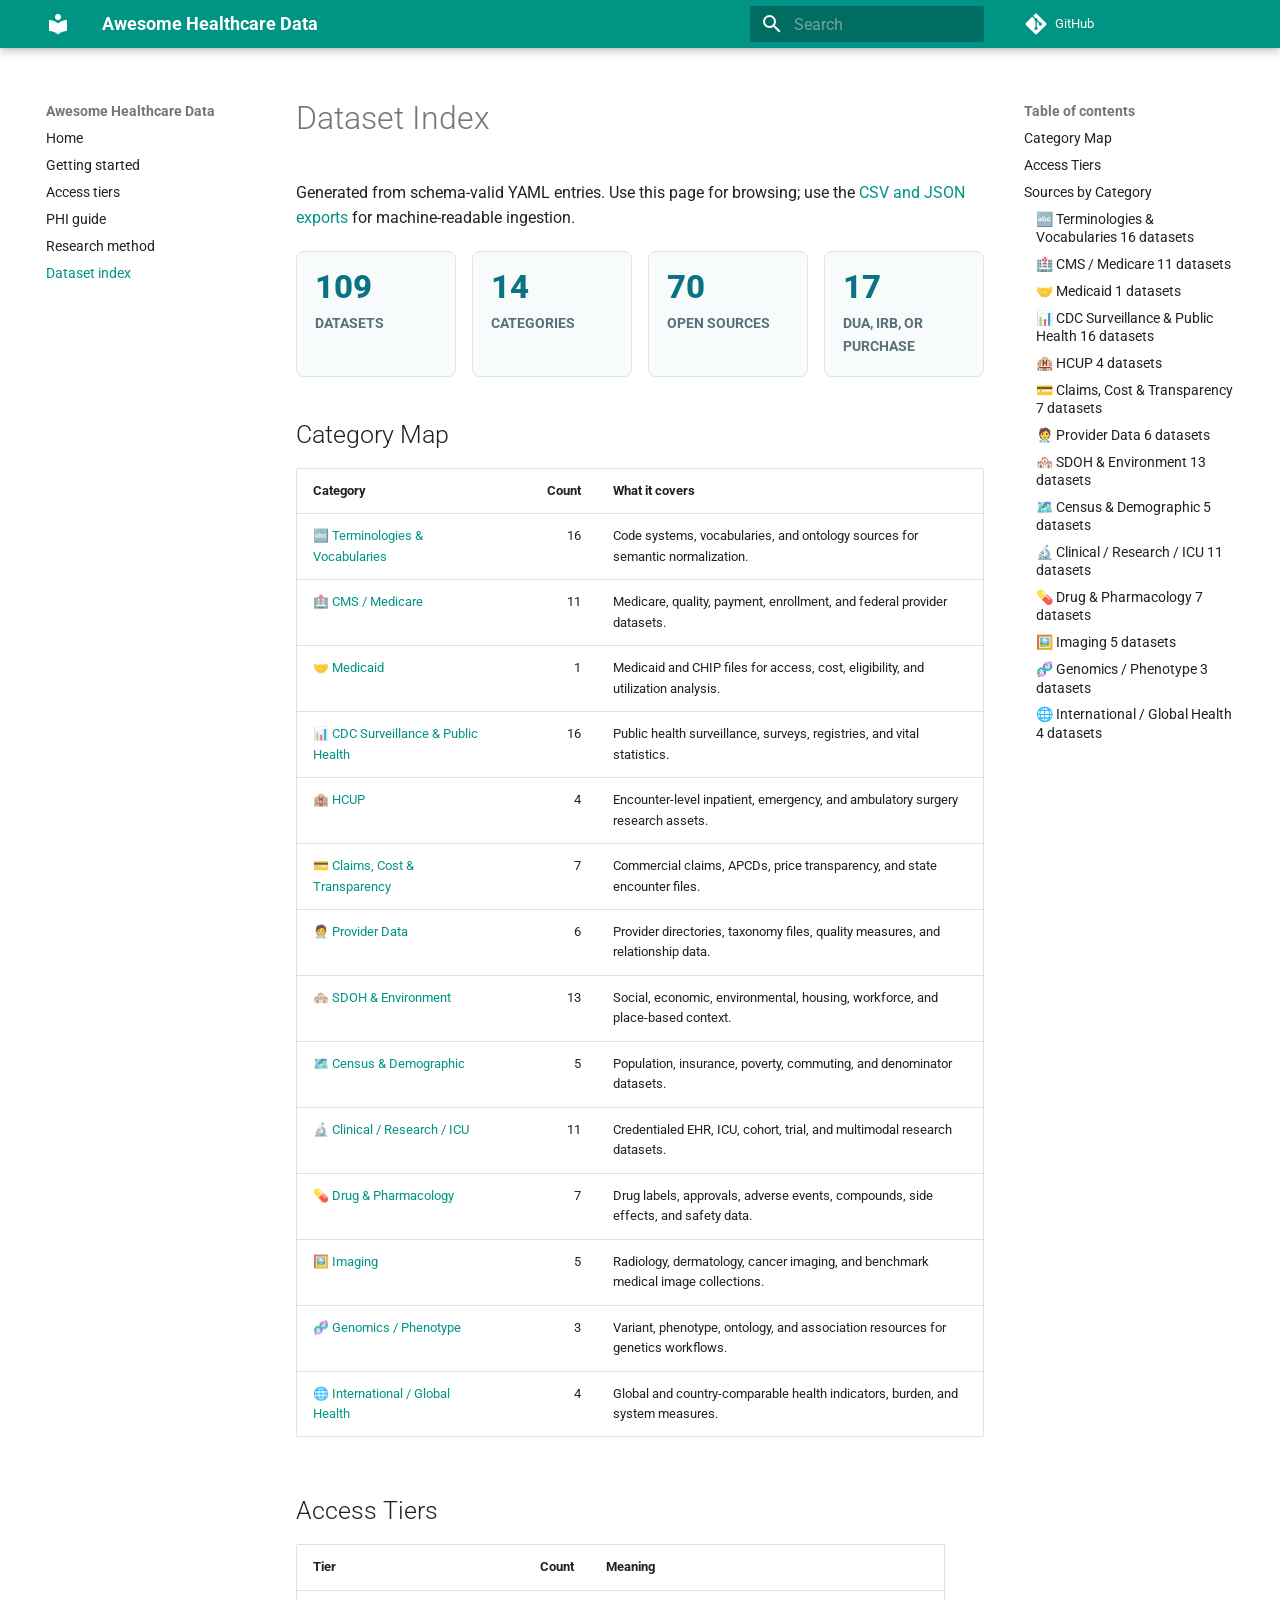
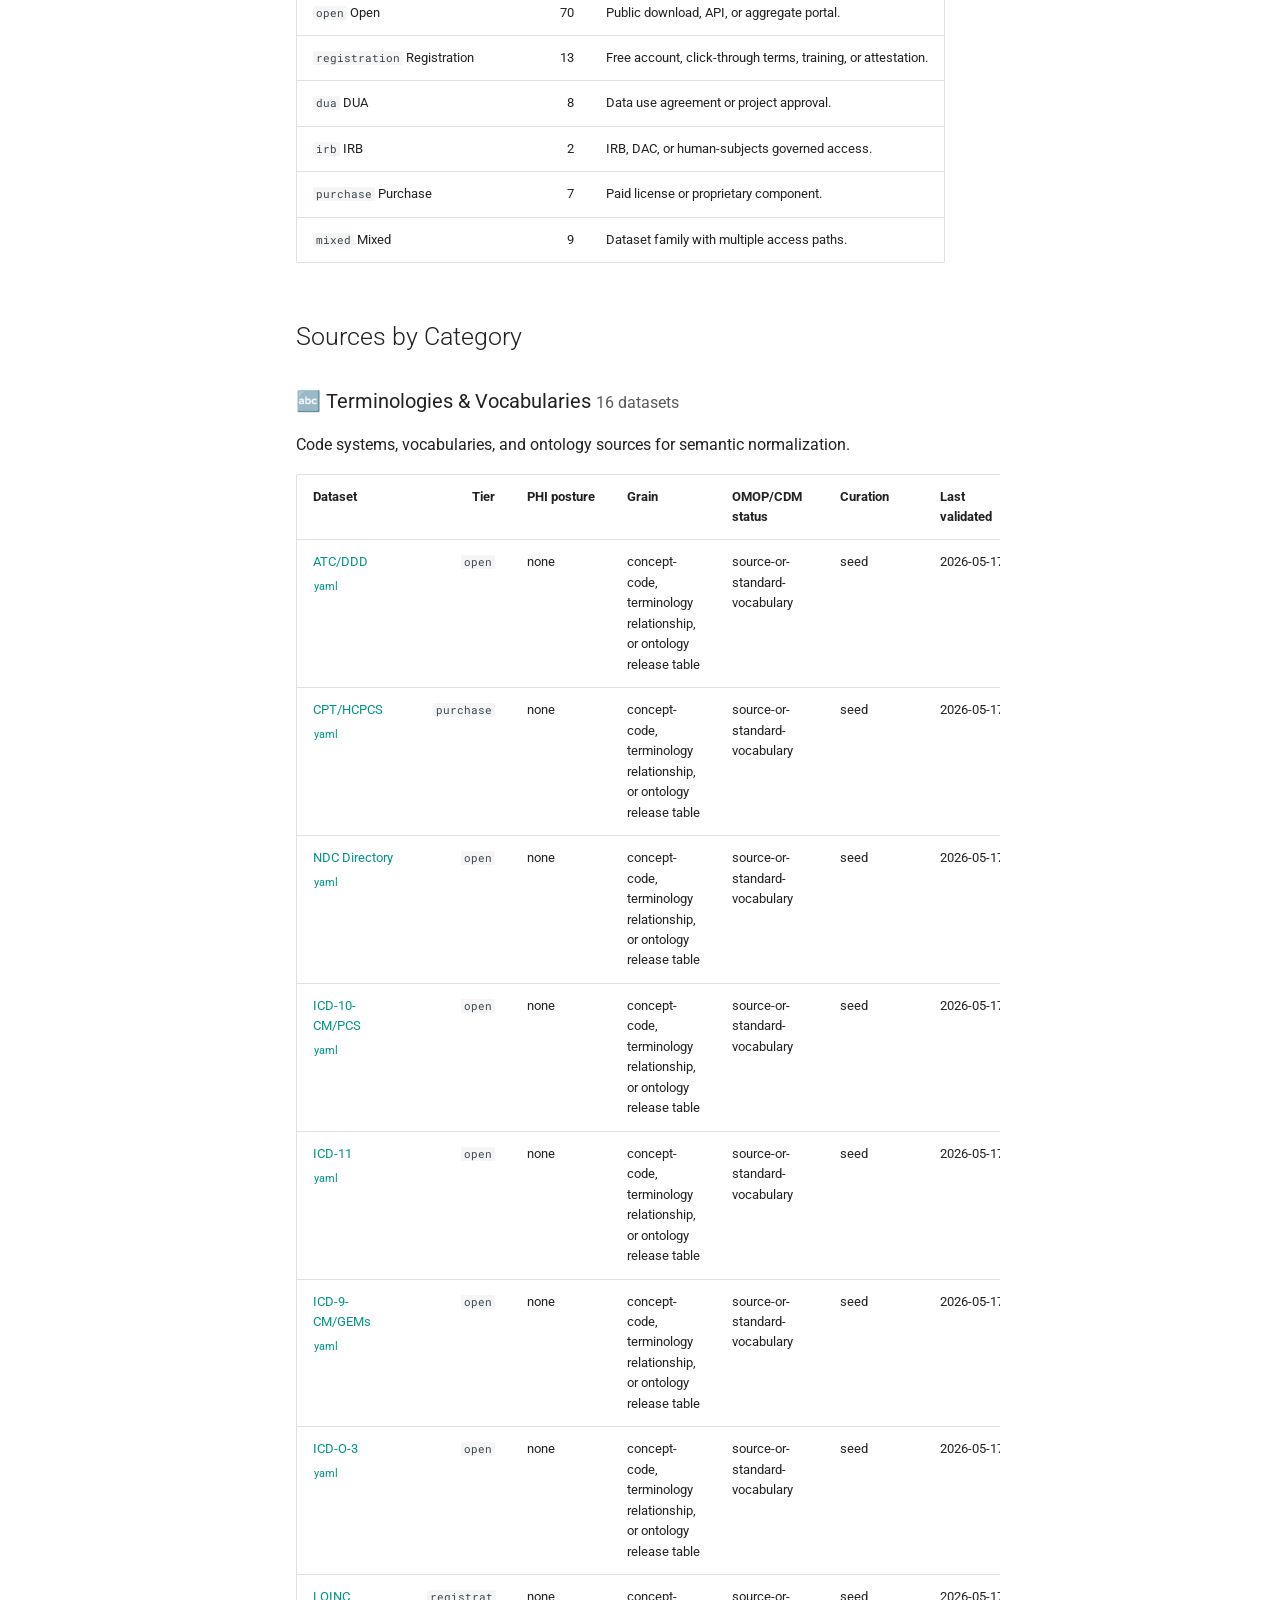
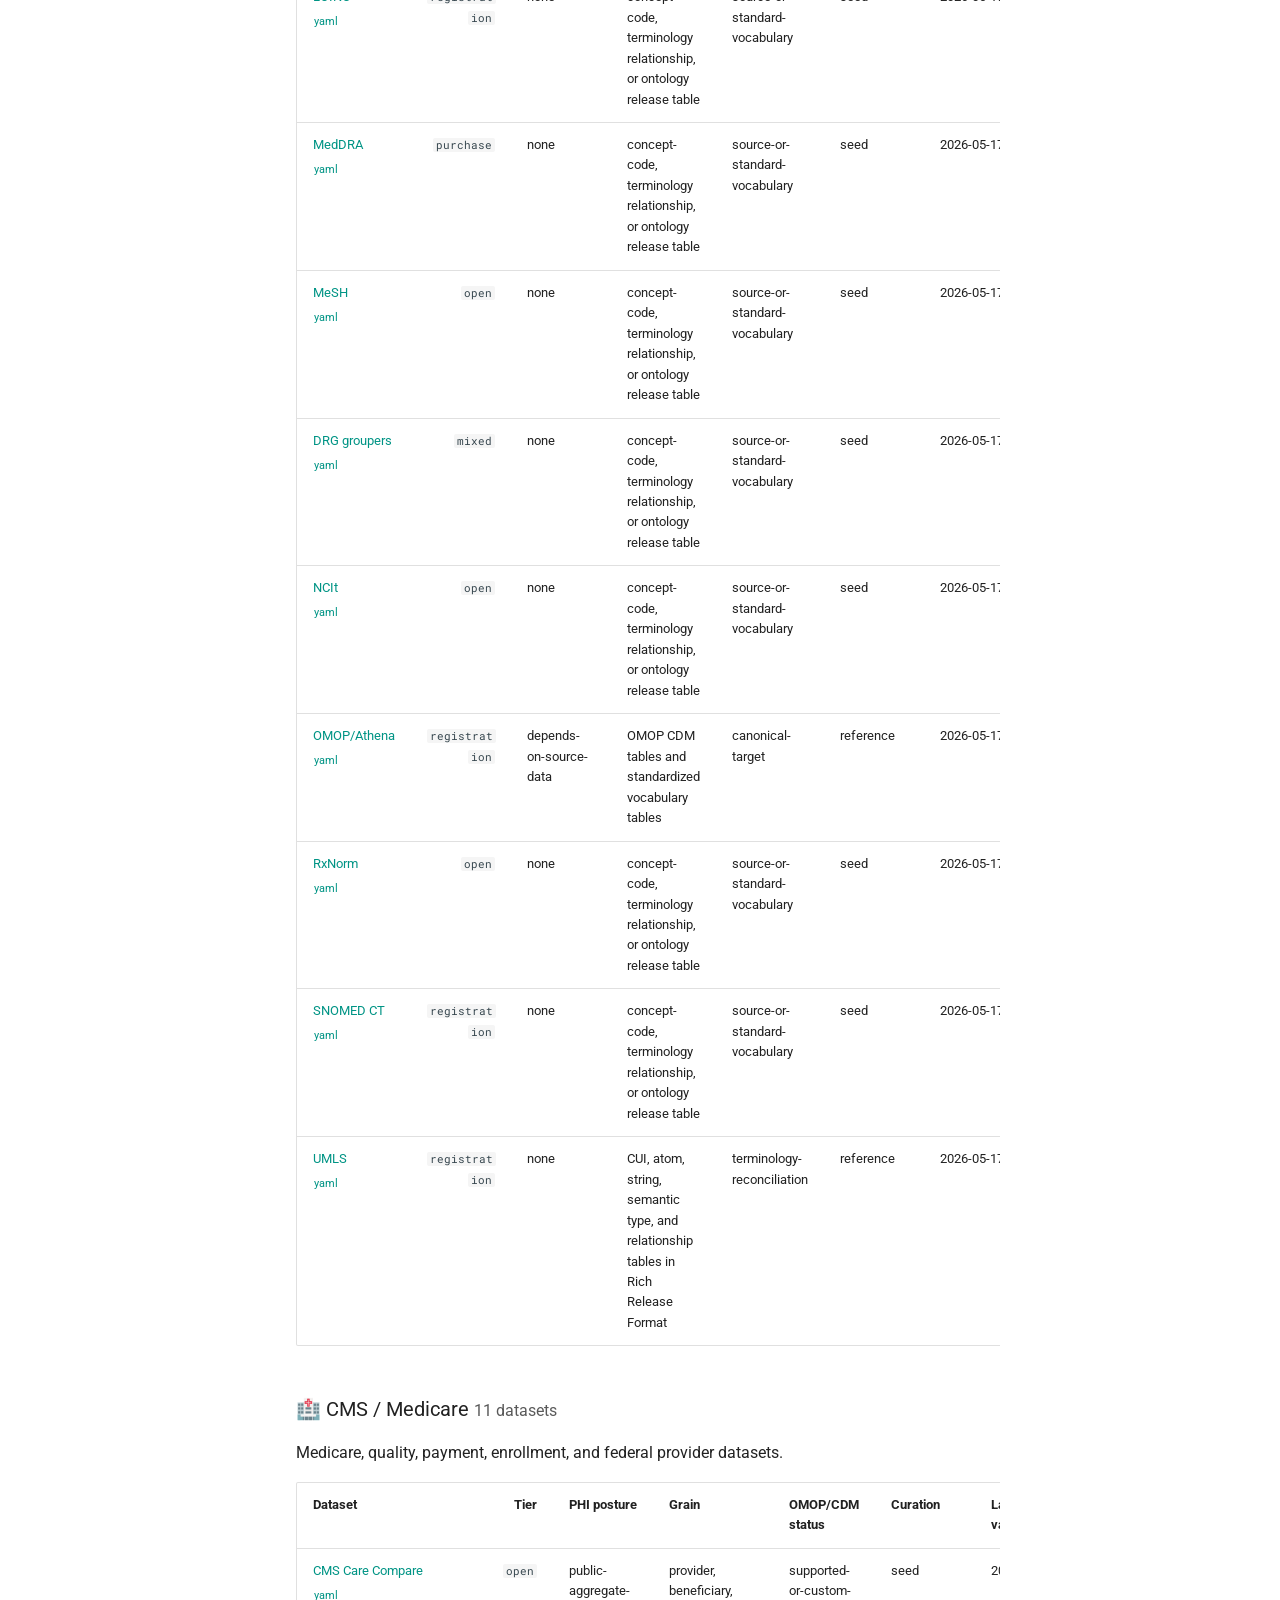
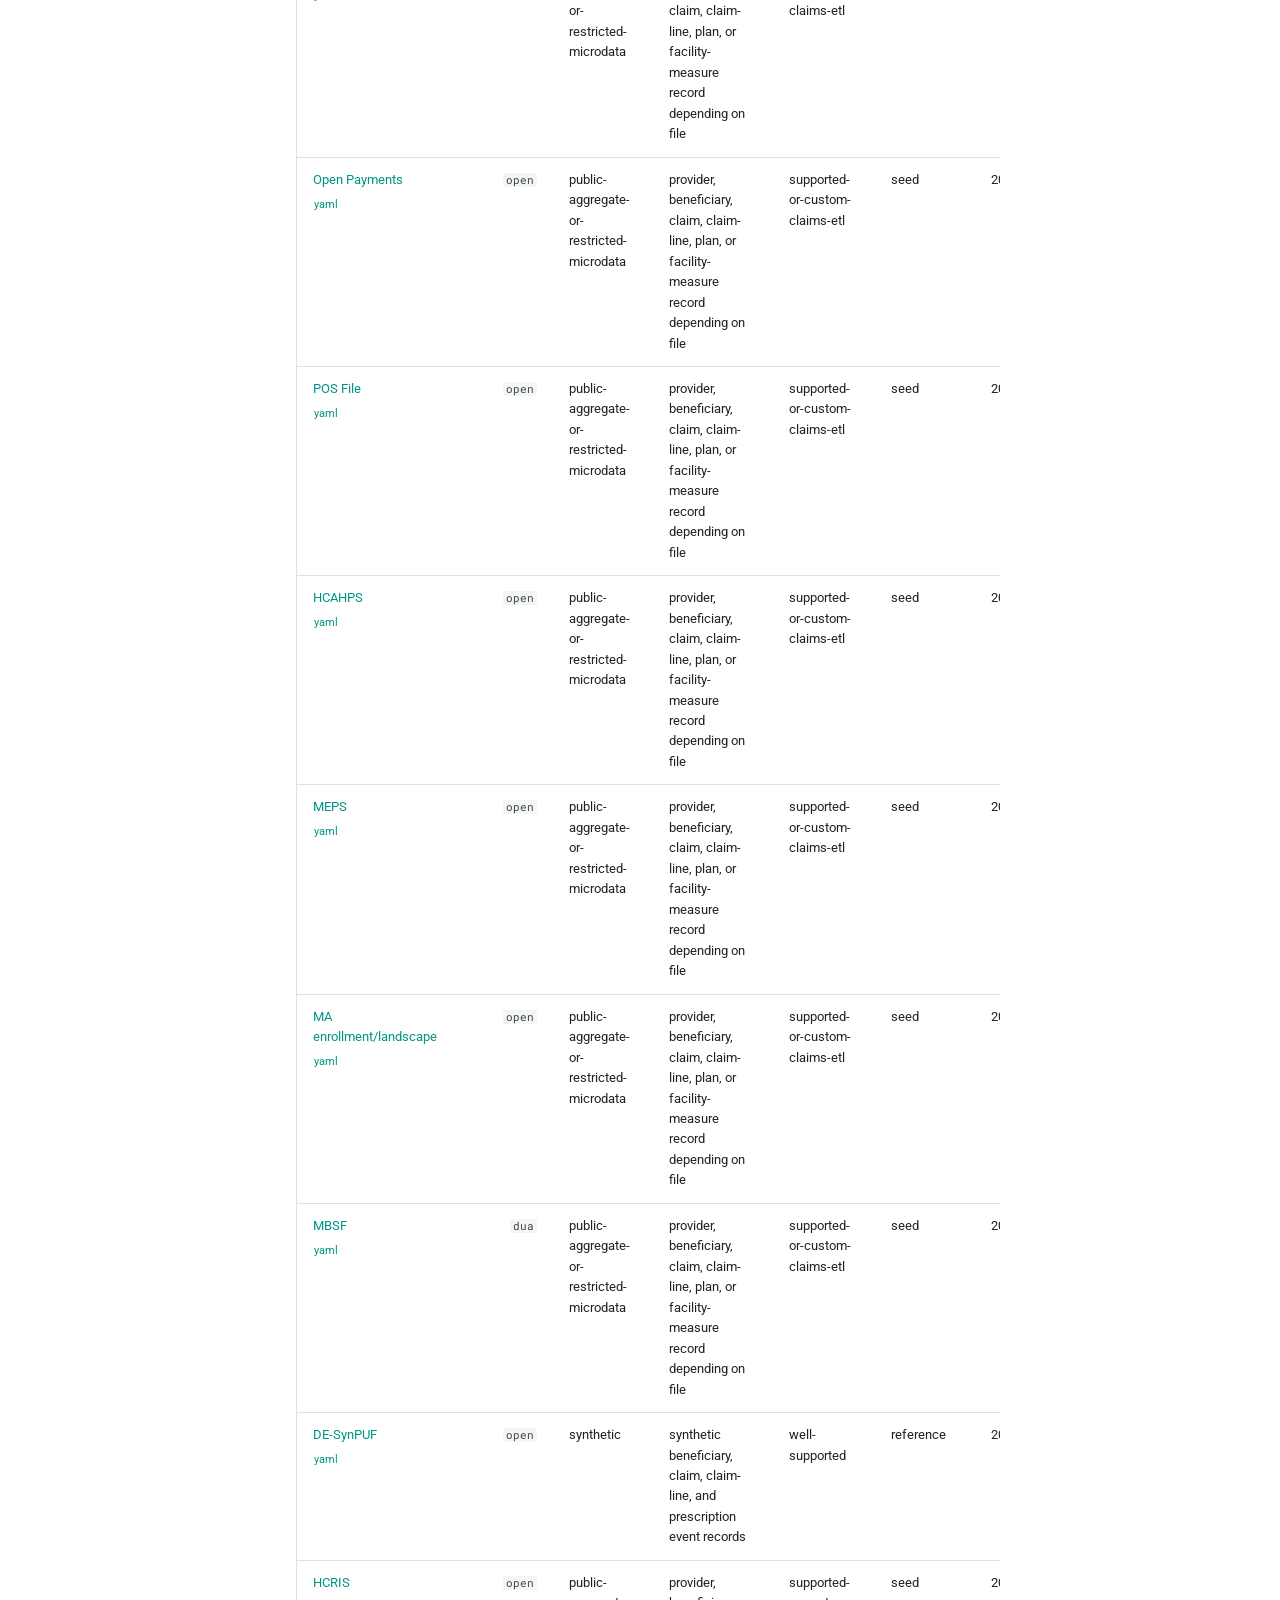
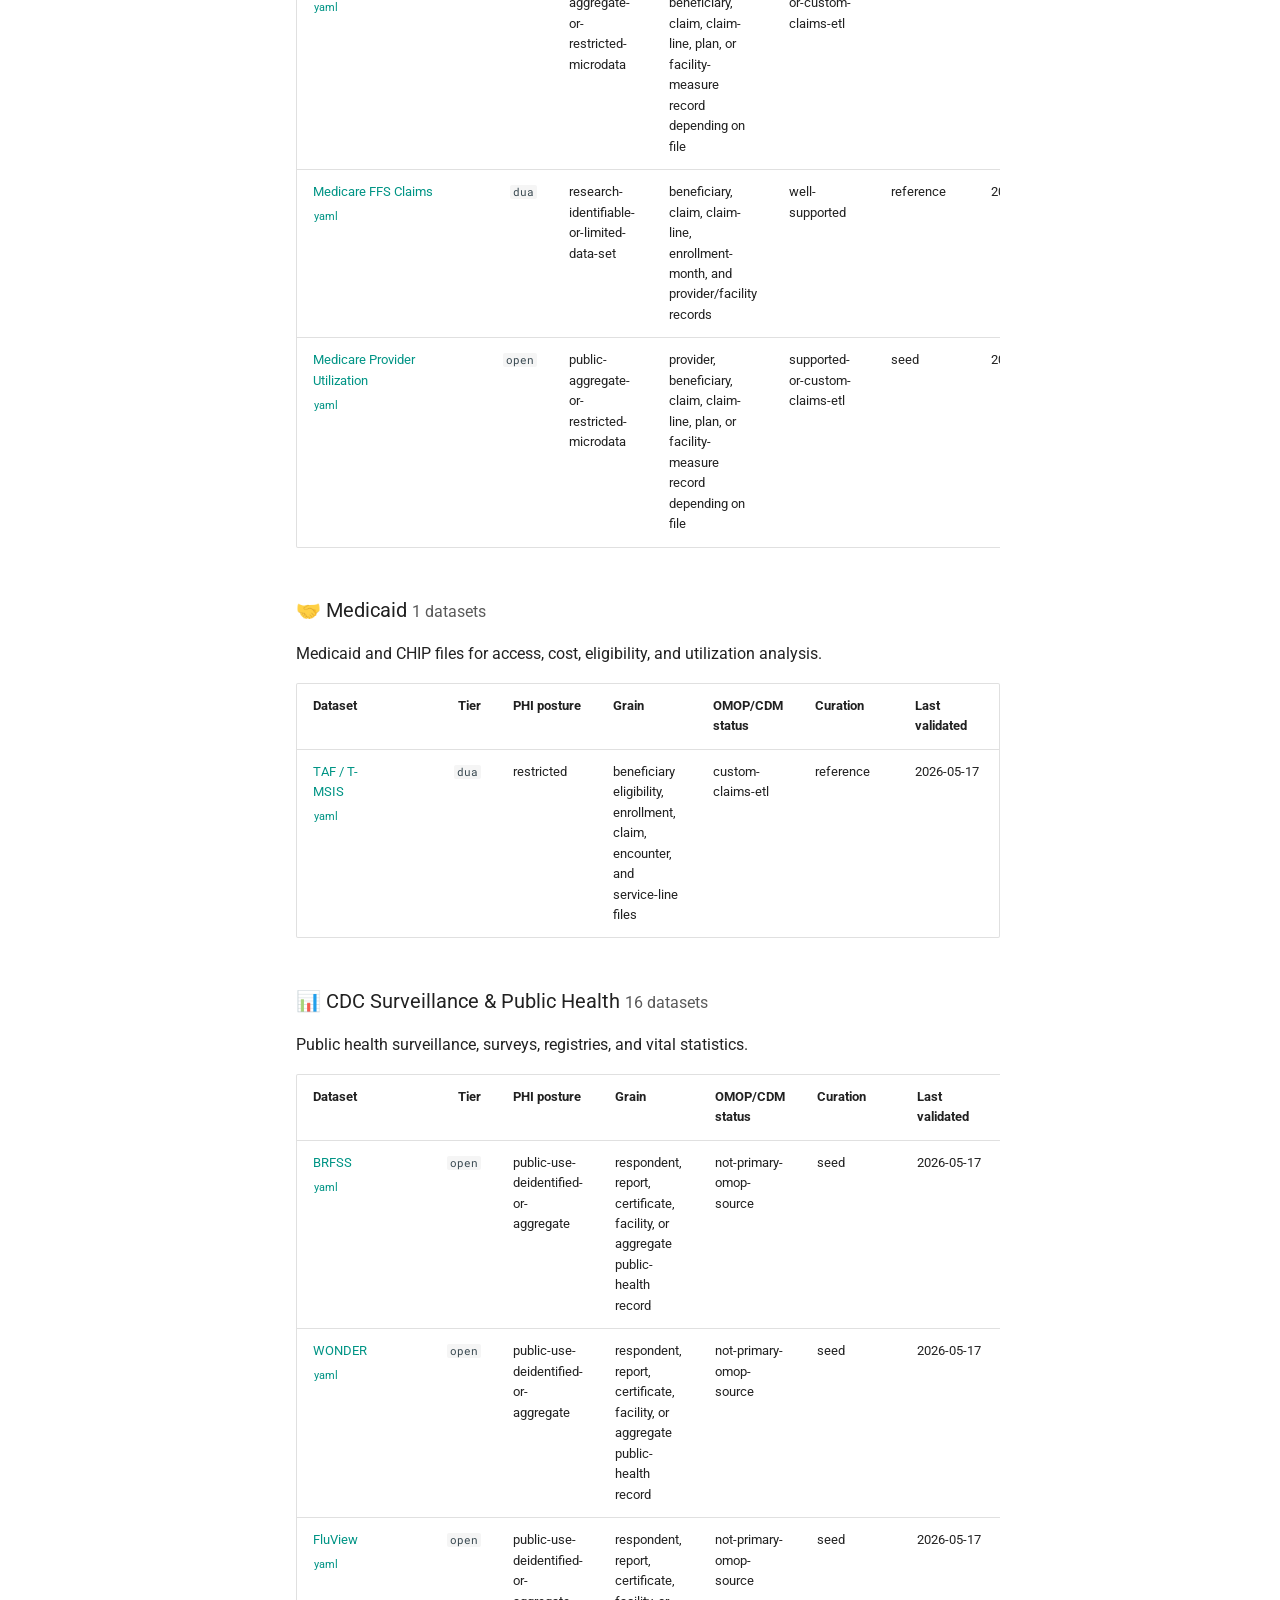
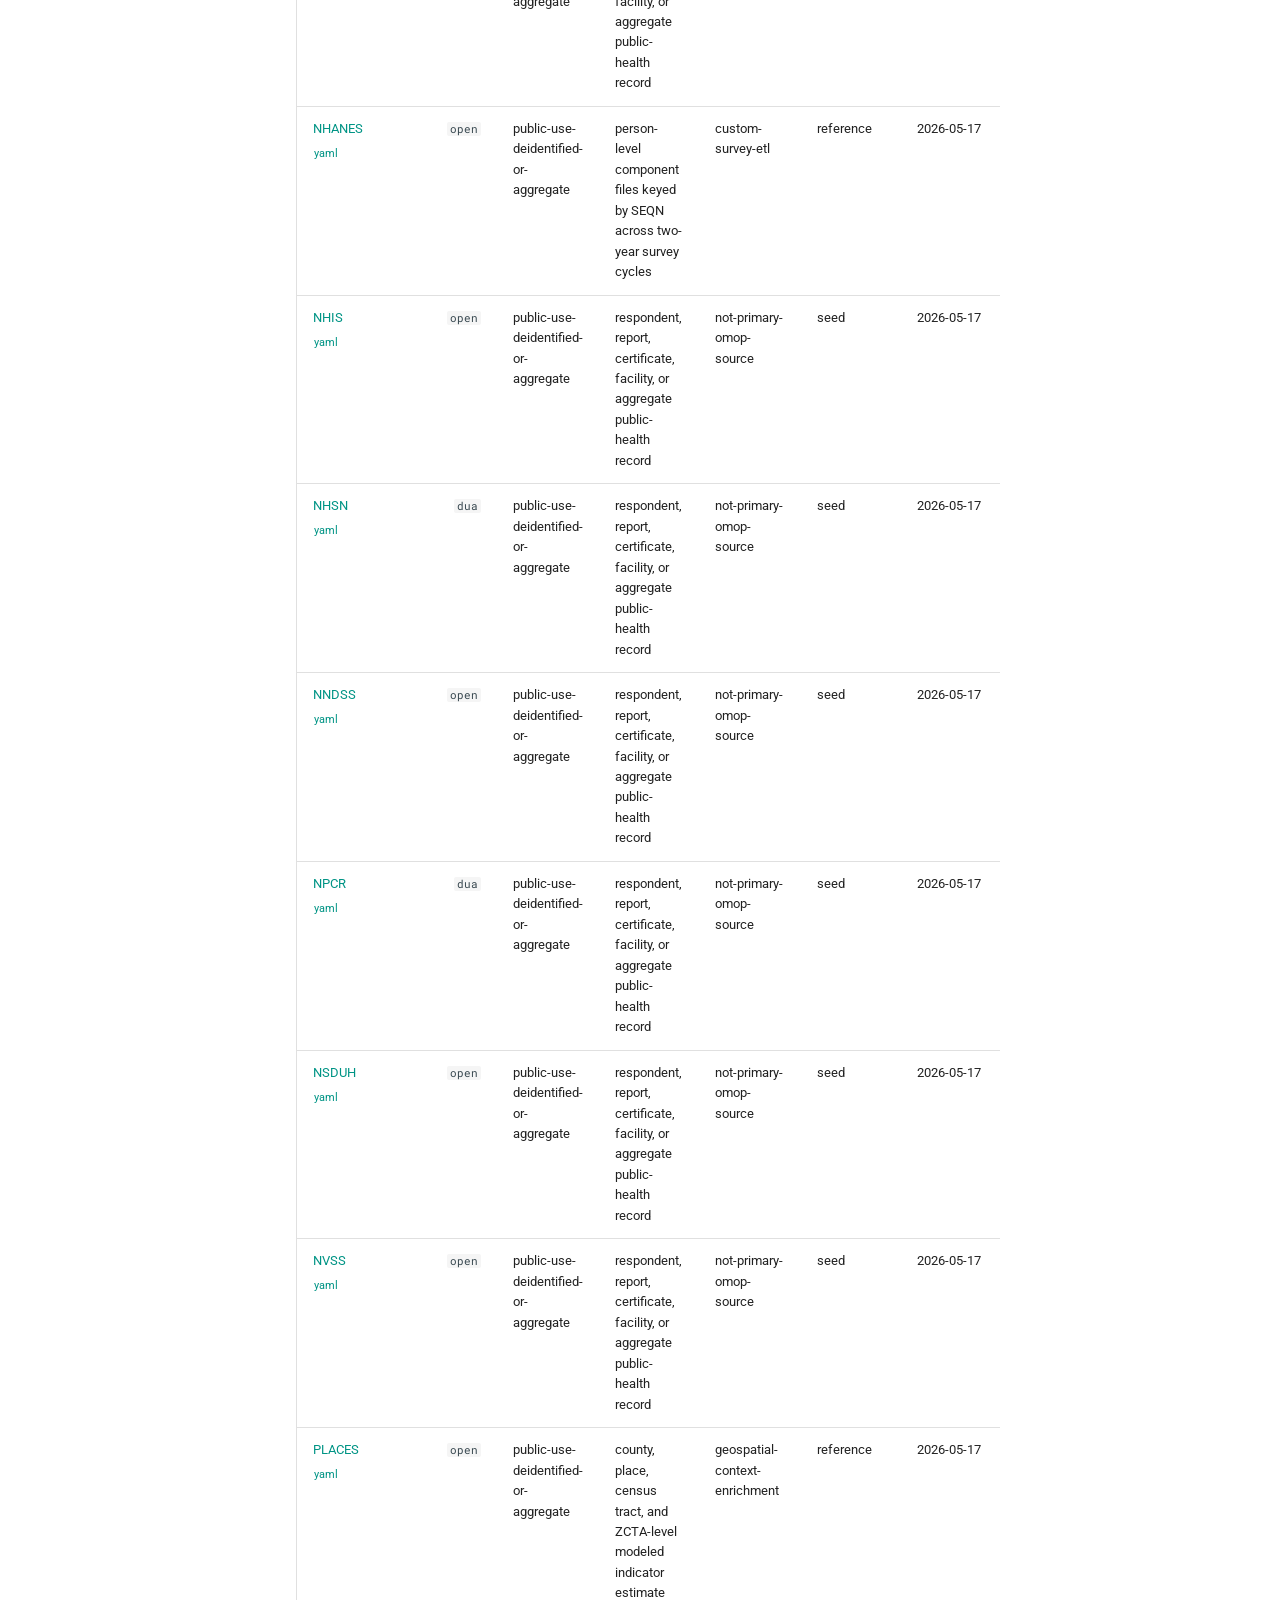
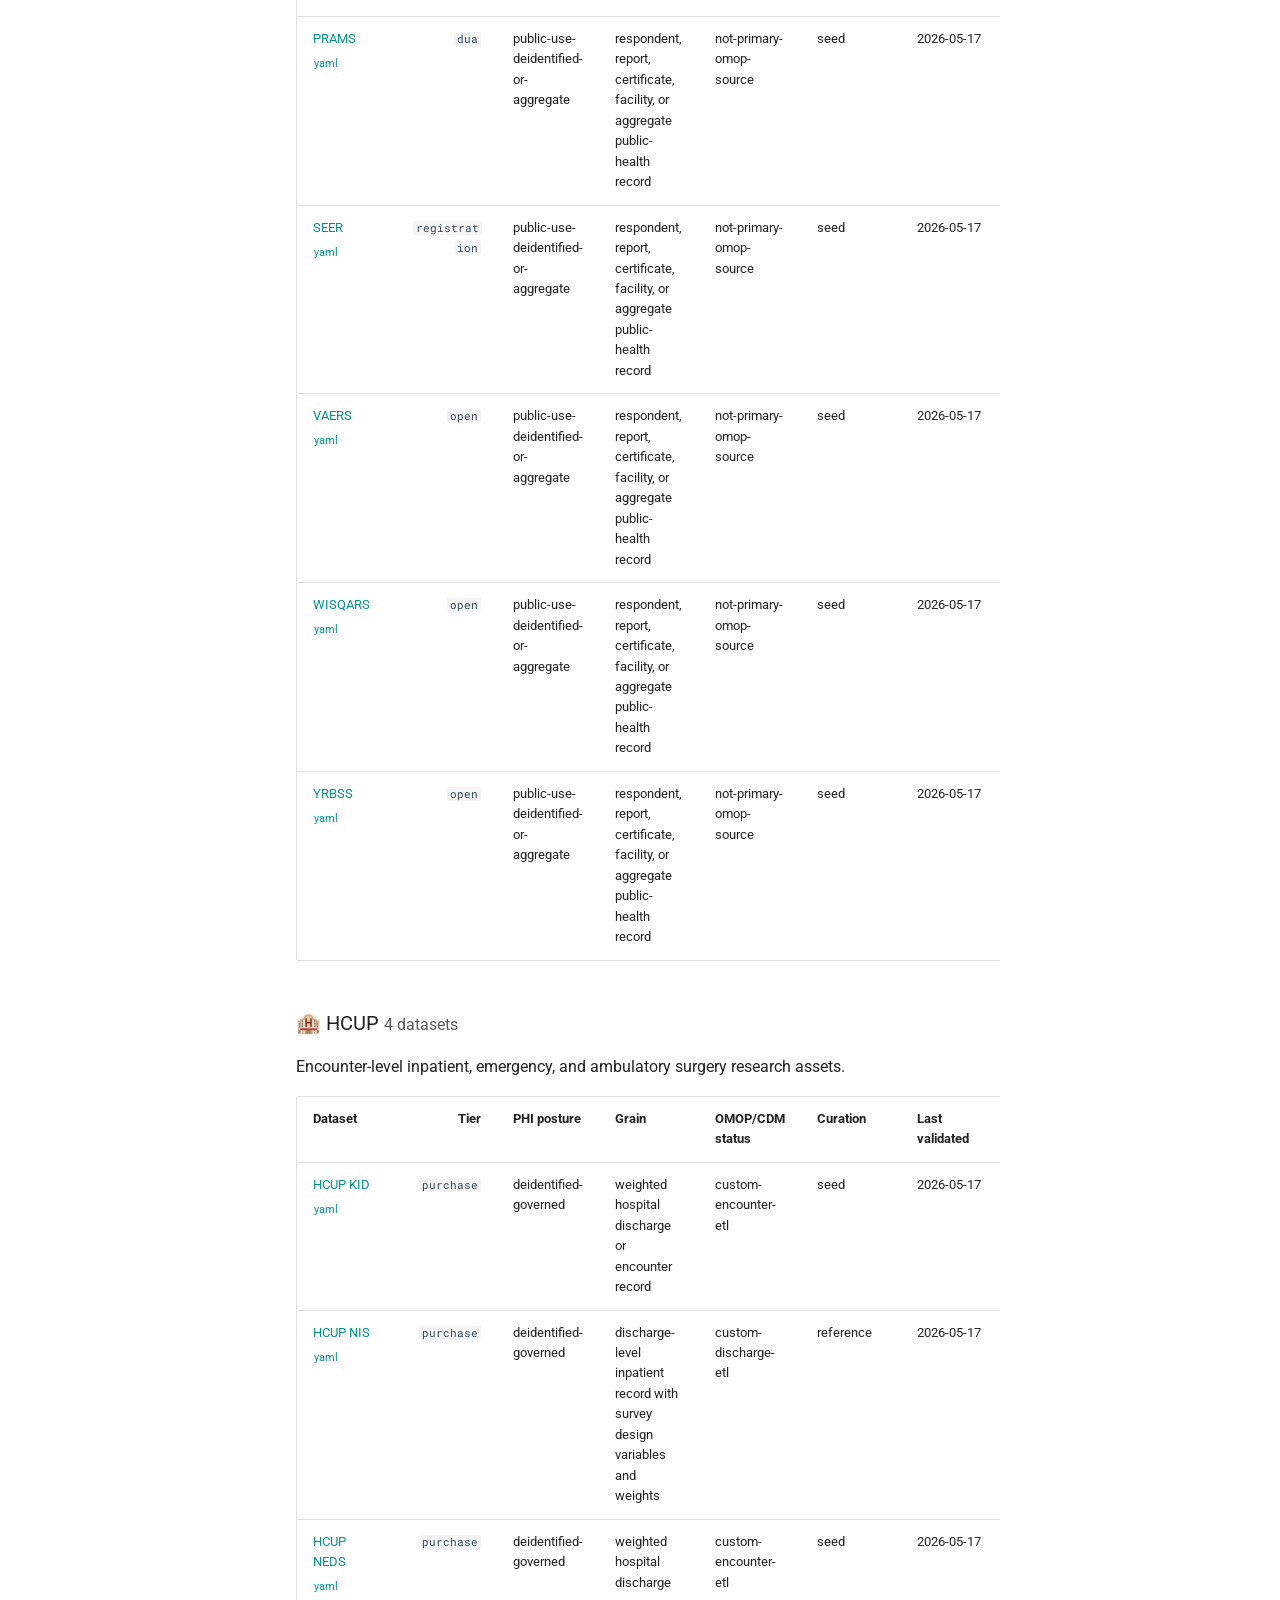
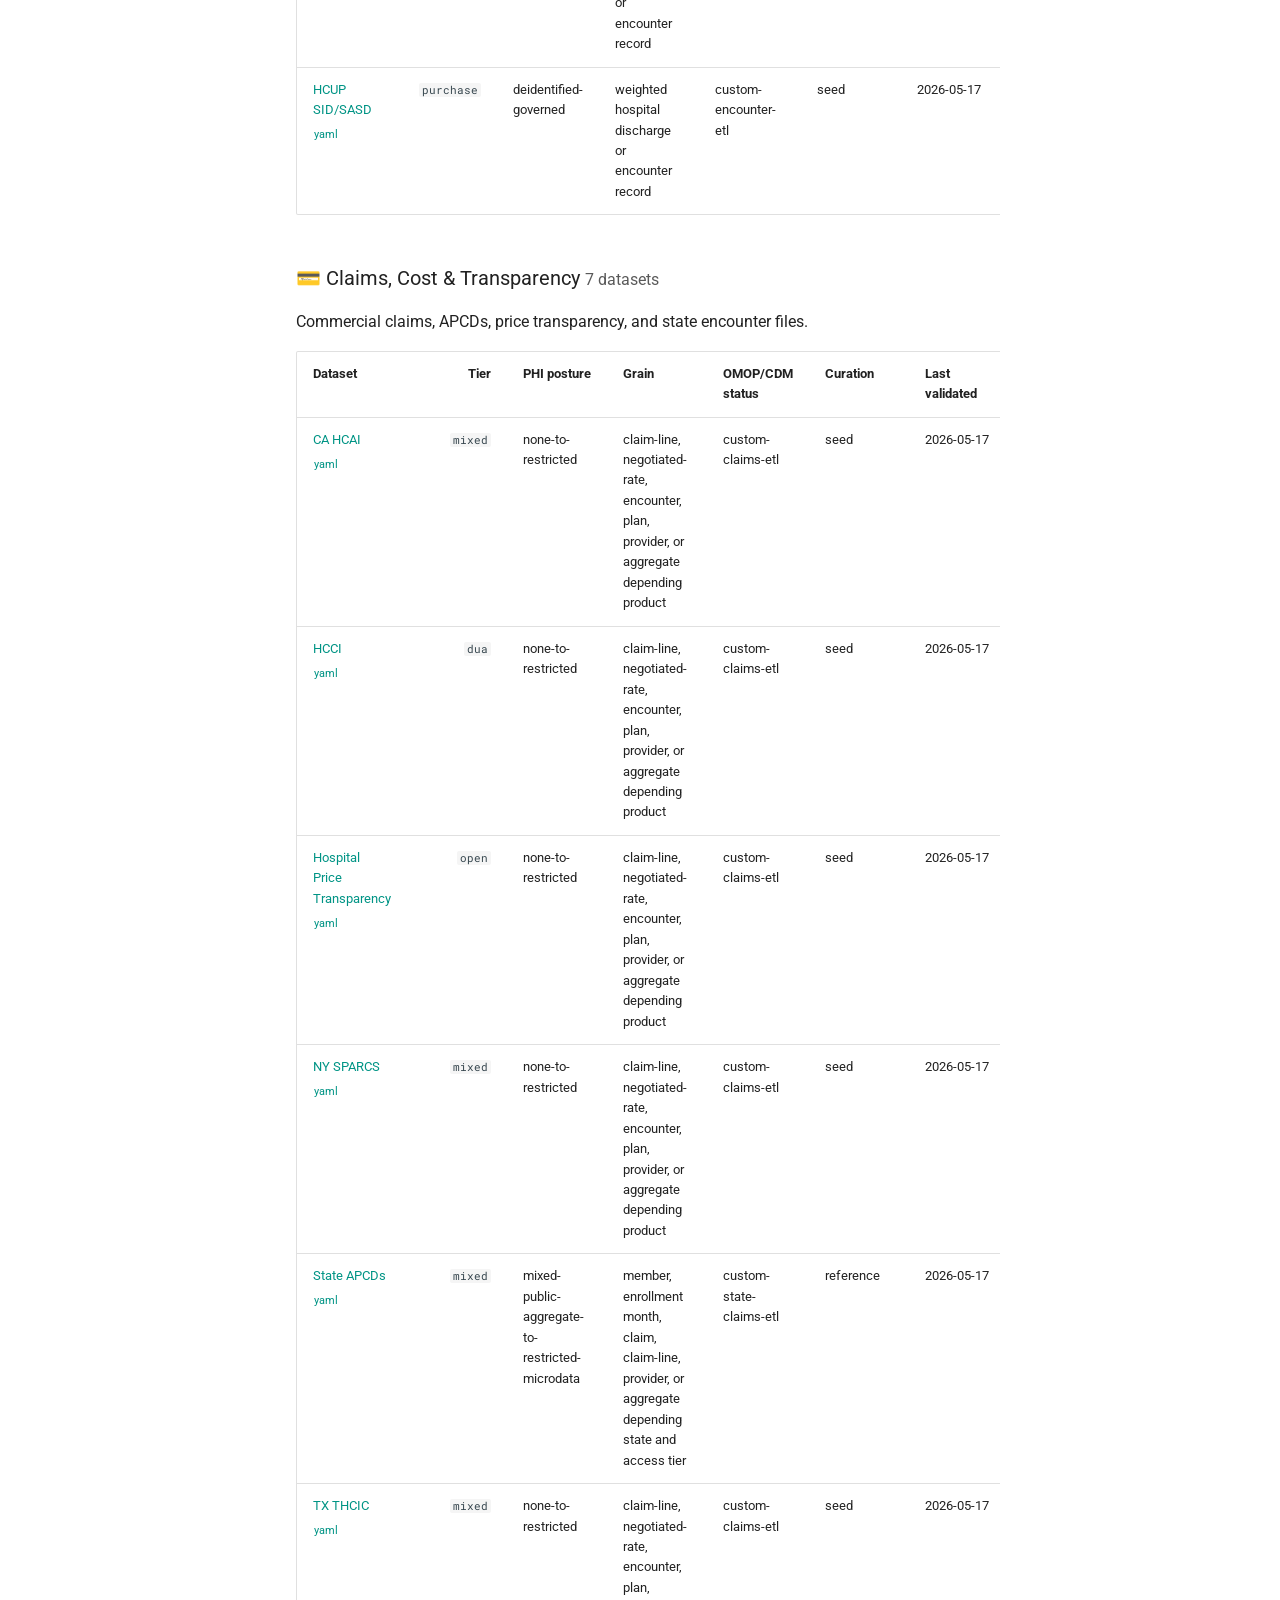
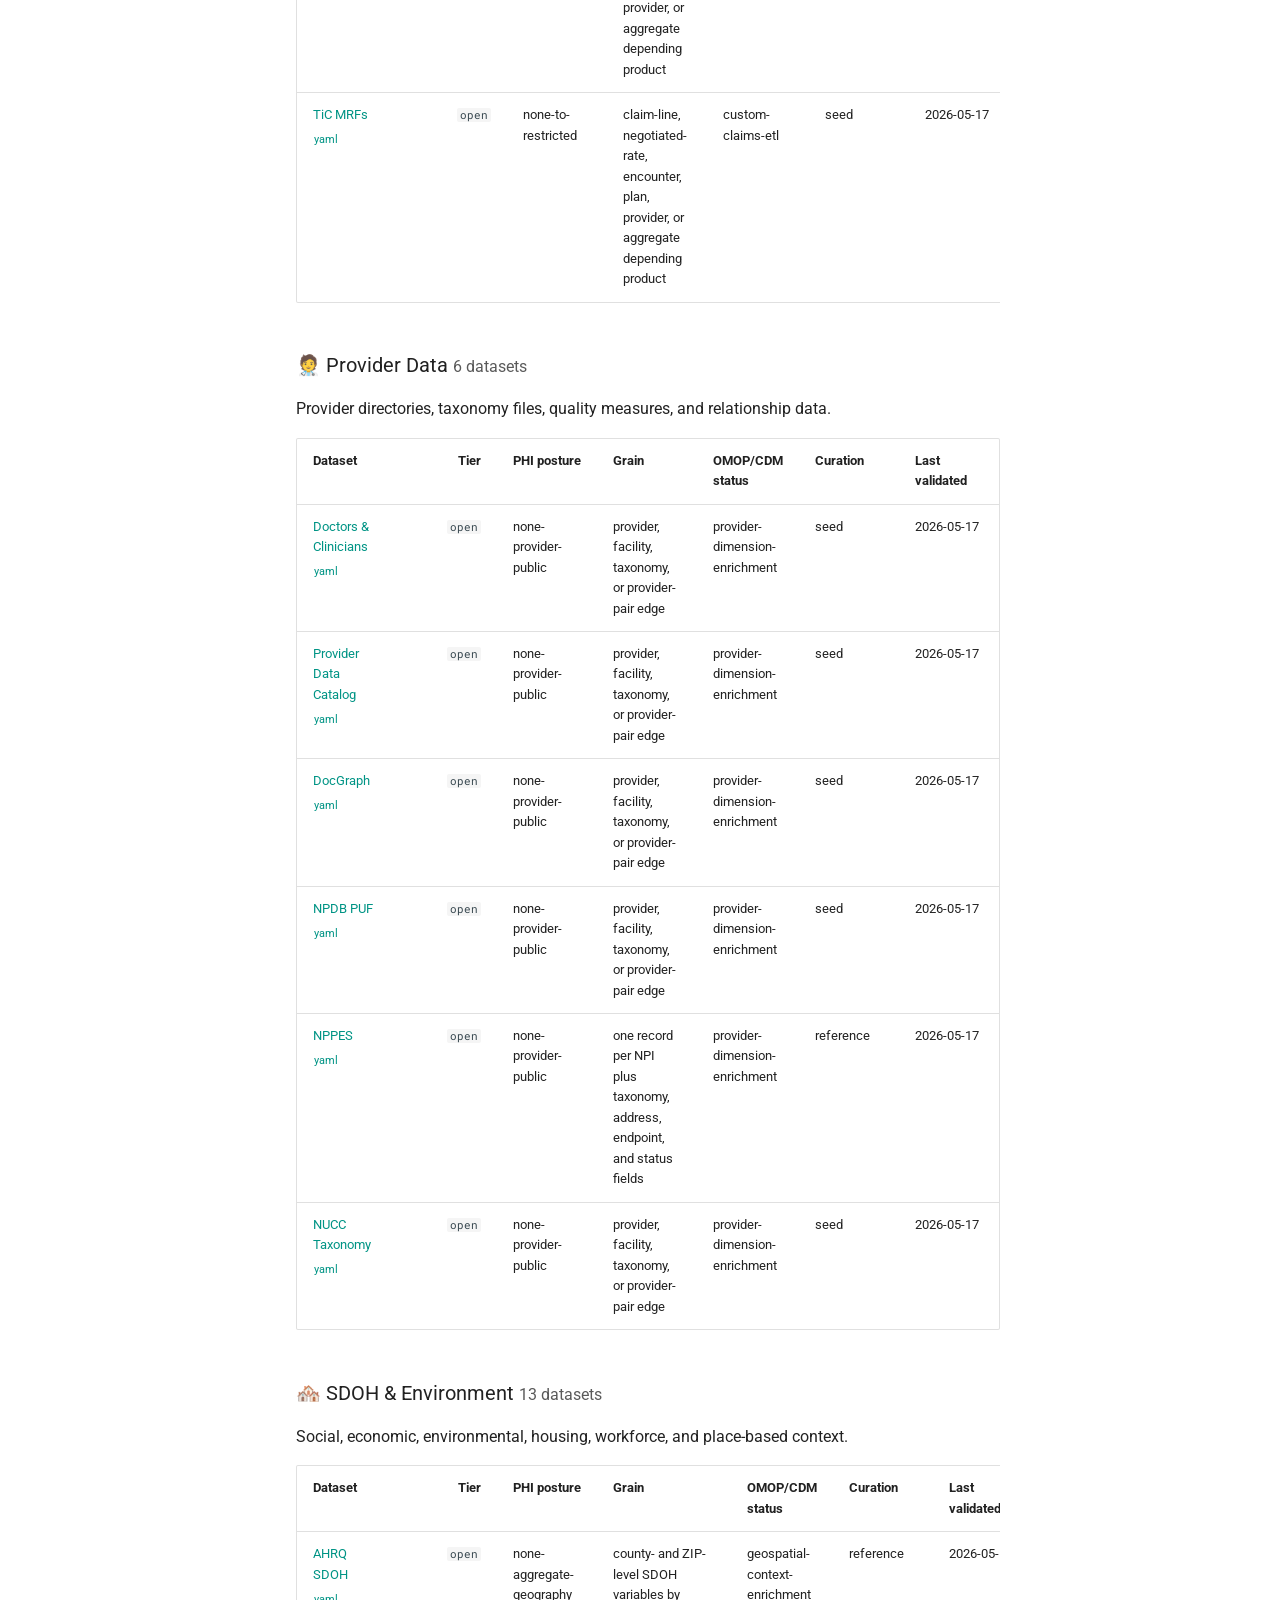
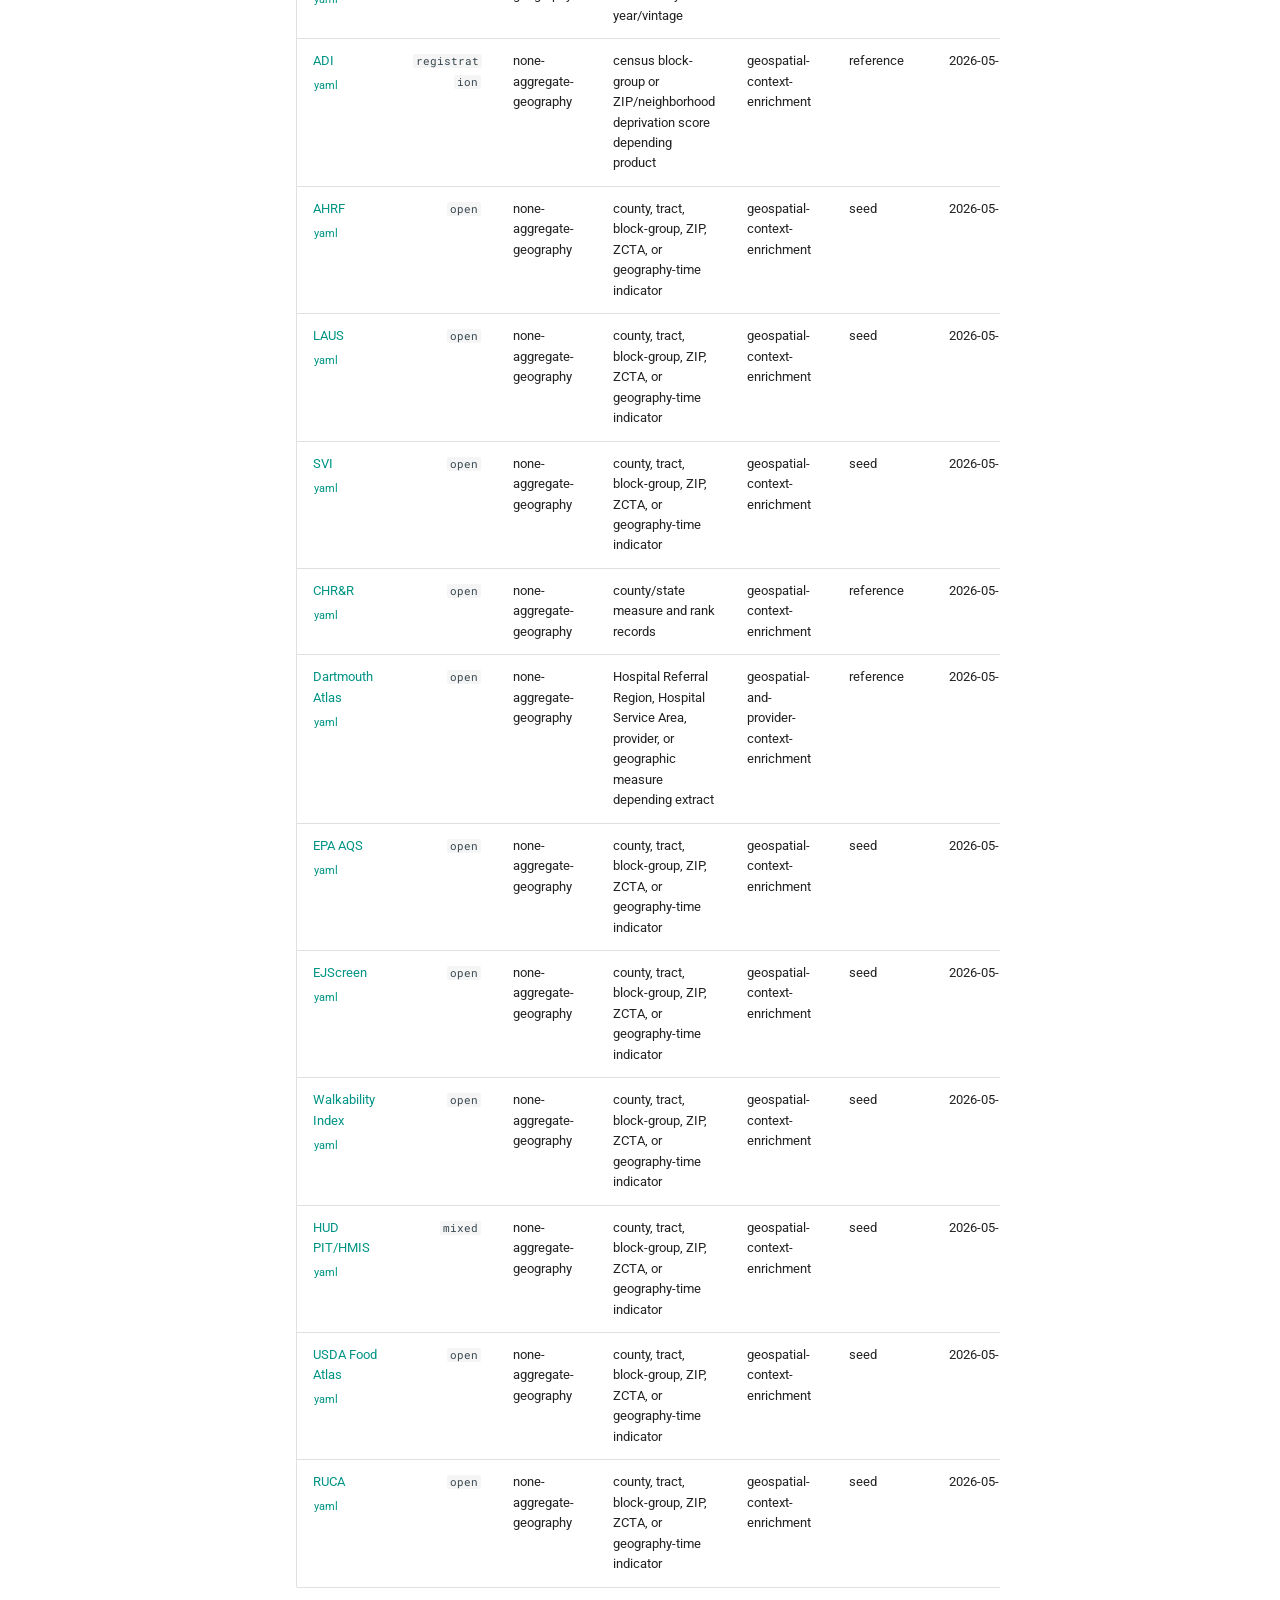
<file: site/datasets/index.html>
<!doctype html>
<html lang="en" class="no-js">
  <head>
    
      <meta charset="utf-8">
      <meta name="viewport" content="width=device-width,initial-scale=1">
      
        <meta name="description" content="Machine-readable healthcare dataset catalog for ML and analytics">
      
      
      
      
        <link rel="prev" href="../research-method/">
      
      
      
        
      
      
      <link rel="icon" href="../assets/images/favicon.png">
      <meta name="generator" content="mkdocs-1.6.1, mkdocs-material-9.7.6">
    
    
      
        <title>Dataset index - Awesome Healthcare Data</title>
      
    
    
      <link rel="stylesheet" href="../assets/stylesheets/main.484c7ddc.min.css">
      
        
        <link rel="stylesheet" href="../assets/stylesheets/palette.ab4e12ef.min.css">
      
      


    
    
      
    
    
      
        
        
        <link rel="preconnect" href="https://fonts.gstatic.com" crossorigin>
        <link rel="stylesheet" href="https://fonts.googleapis.com/css?family=Roboto:300,300i,400,400i,700,700i%7CRoboto+Mono:400,400i,700,700i&display=fallback">
        <style>:root{--md-text-font:"Roboto";--md-code-font:"Roboto Mono"}</style>
      
    
    
      <link rel="stylesheet" href="../stylesheets/extra.css">
    
    <script>__md_scope=new URL("..",location),__md_hash=e=>[...e].reduce(((e,_)=>(e<<5)-e+_.charCodeAt(0)),0),__md_get=(e,_=localStorage,t=__md_scope)=>JSON.parse(_.getItem(t.pathname+"."+e)),__md_set=(e,_,t=localStorage,a=__md_scope)=>{try{t.setItem(a.pathname+"."+e,JSON.stringify(_))}catch(e){}}</script>
    
      

    
    
  </head>
  
  
    
    
    
    
    
    <body dir="ltr" data-md-color-scheme="default" data-md-color-primary="teal" data-md-color-accent="cyan">
  
    
    <input class="md-toggle" data-md-toggle="drawer" type="checkbox" id="__drawer" autocomplete="off">
    <input class="md-toggle" data-md-toggle="search" type="checkbox" id="__search" autocomplete="off">
    <label class="md-overlay" for="__drawer"></label>
    <div data-md-component="skip">
      
        
        <a href="#dataset-index" class="md-skip">
          Skip to content
        </a>
      
    </div>
    <div data-md-component="announce">
      
    </div>
    
    
      

  

<header class="md-header md-header--shadow" data-md-component="header">
  <nav class="md-header__inner md-grid" aria-label="Header">
    <a href=".." title="Awesome Healthcare Data" class="md-header__button md-logo" aria-label="Awesome Healthcare Data" data-md-component="logo">
      
  
  <svg xmlns="http://www.w3.org/2000/svg" viewBox="0 0 24 24"><path d="M12 8a3 3 0 0 0 3-3 3 3 0 0 0-3-3 3 3 0 0 0-3 3 3 3 0 0 0 3 3m0 3.54C9.64 9.35 6.5 8 3 8v11c3.5 0 6.64 1.35 9 3.54 2.36-2.19 5.5-3.54 9-3.54V8c-3.5 0-6.64 1.35-9 3.54"/></svg>

    </a>
    <label class="md-header__button md-icon" for="__drawer">
      
      <svg xmlns="http://www.w3.org/2000/svg" viewBox="0 0 24 24"><path d="M3 6h18v2H3zm0 5h18v2H3zm0 5h18v2H3z"/></svg>
    </label>
    <div class="md-header__title" data-md-component="header-title">
      <div class="md-header__ellipsis">
        <div class="md-header__topic">
          <span class="md-ellipsis">
            Awesome Healthcare Data
          </span>
        </div>
        <div class="md-header__topic" data-md-component="header-topic">
          <span class="md-ellipsis">
            
              Dataset index
            
          </span>
        </div>
      </div>
    </div>
    
      
    
    
    
    
      
      
        <label class="md-header__button md-icon" for="__search">
          
          <svg xmlns="http://www.w3.org/2000/svg" viewBox="0 0 24 24"><path d="M9.5 3A6.5 6.5 0 0 1 16 9.5c0 1.61-.59 3.09-1.56 4.23l.27.27h.79l5 5-1.5 1.5-5-5v-.79l-.27-.27A6.52 6.52 0 0 1 9.5 16 6.5 6.5 0 0 1 3 9.5 6.5 6.5 0 0 1 9.5 3m0 2C7 5 5 7 5 9.5S7 14 9.5 14 14 12 14 9.5 12 5 9.5 5"/></svg>
        </label>
        <div class="md-search" data-md-component="search" role="dialog">
  <label class="md-search__overlay" for="__search"></label>
  <div class="md-search__inner" role="search">
    <form class="md-search__form" name="search">
      <input type="text" class="md-search__input" name="query" aria-label="Search" placeholder="Search" autocapitalize="off" autocorrect="off" autocomplete="off" spellcheck="false" data-md-component="search-query" required>
      <label class="md-search__icon md-icon" for="__search">
        
        <svg xmlns="http://www.w3.org/2000/svg" viewBox="0 0 24 24"><path d="M9.5 3A6.5 6.5 0 0 1 16 9.5c0 1.61-.59 3.09-1.56 4.23l.27.27h.79l5 5-1.5 1.5-5-5v-.79l-.27-.27A6.52 6.52 0 0 1 9.5 16 6.5 6.5 0 0 1 3 9.5 6.5 6.5 0 0 1 9.5 3m0 2C7 5 5 7 5 9.5S7 14 9.5 14 14 12 14 9.5 12 5 9.5 5"/></svg>
        
        <svg xmlns="http://www.w3.org/2000/svg" viewBox="0 0 24 24"><path d="M20 11v2H8l5.5 5.5-1.42 1.42L4.16 12l7.92-7.92L13.5 5.5 8 11z"/></svg>
      </label>
      <nav class="md-search__options" aria-label="Search">
        
        <button type="reset" class="md-search__icon md-icon" title="Clear" aria-label="Clear" tabindex="-1">
          
          <svg xmlns="http://www.w3.org/2000/svg" viewBox="0 0 24 24"><path d="M19 6.41 17.59 5 12 10.59 6.41 5 5 6.41 10.59 12 5 17.59 6.41 19 12 13.41 17.59 19 19 17.59 13.41 12z"/></svg>
        </button>
      </nav>
      
        <div class="md-search__suggest" data-md-component="search-suggest"></div>
      
    </form>
    <div class="md-search__output">
      <div class="md-search__scrollwrap" tabindex="0" data-md-scrollfix>
        <div class="md-search-result" data-md-component="search-result">
          <div class="md-search-result__meta">
            Initializing search
          </div>
          <ol class="md-search-result__list" role="presentation"></ol>
        </div>
      </div>
    </div>
  </div>
</div>
      
    
    
      <div class="md-header__source">
        <a href="https://github.com/adnanmasood/awesome-health-data" title="Go to repository" class="md-source" data-md-component="source">
  <div class="md-source__icon md-icon">
    
    <svg xmlns="http://www.w3.org/2000/svg" viewBox="0 0 448 512"><!--! Font Awesome Free 7.1.0 by @fontawesome - https://fontawesome.com License - https://fontawesome.com/license/free (Icons: CC BY 4.0, Fonts: SIL OFL 1.1, Code: MIT License) Copyright 2025 Fonticons, Inc.--><path d="M439.6 236.1 244 40.5c-5.4-5.5-12.8-8.5-20.4-8.5s-15 3-20.4 8.4L162.5 81l51.5 51.5c27.1-9.1 52.7 16.8 43.4 43.7l49.7 49.7c34.2-11.8 61.2 31 35.5 56.7-26.5 26.5-70.2-2.9-56-37.3L240.3 199v121.9c25.3 12.5 22.3 41.8 9.1 55-6.4 6.4-15.2 10.1-24.3 10.1s-17.8-3.6-24.3-10.1c-17.6-17.6-11.1-46.9 11.2-56v-123c-20.8-8.5-24.6-30.7-18.6-45L142.6 101 8.5 235.1C3 240.6 0 247.9 0 255.5s3 15 8.5 20.4l195.6 195.7c5.4 5.4 12.7 8.4 20.4 8.4s15-3 20.4-8.4l194.7-194.7c5.4-5.4 8.4-12.8 8.4-20.4s-3-15-8.4-20.4"/></svg>
  </div>
  <div class="md-source__repository">
    GitHub
  </div>
</a>
      </div>
    
  </nav>
  
</header>
    
    <div class="md-container" data-md-component="container">
      
      
        
          
        
      
      <main class="md-main" data-md-component="main">
        <div class="md-main__inner md-grid">
          
            
              
              <div class="md-sidebar md-sidebar--primary" data-md-component="sidebar" data-md-type="navigation" >
                <div class="md-sidebar__scrollwrap">
                  <div class="md-sidebar__inner">
                    



<nav class="md-nav md-nav--primary" aria-label="Navigation" data-md-level="0">
  <label class="md-nav__title" for="__drawer">
    <a href=".." title="Awesome Healthcare Data" class="md-nav__button md-logo" aria-label="Awesome Healthcare Data" data-md-component="logo">
      
  
  <svg xmlns="http://www.w3.org/2000/svg" viewBox="0 0 24 24"><path d="M12 8a3 3 0 0 0 3-3 3 3 0 0 0-3-3 3 3 0 0 0-3 3 3 3 0 0 0 3 3m0 3.54C9.64 9.35 6.5 8 3 8v11c3.5 0 6.64 1.35 9 3.54 2.36-2.19 5.5-3.54 9-3.54V8c-3.5 0-6.64 1.35-9 3.54"/></svg>

    </a>
    Awesome Healthcare Data
  </label>
  
    <div class="md-nav__source">
      <a href="https://github.com/adnanmasood/awesome-health-data" title="Go to repository" class="md-source" data-md-component="source">
  <div class="md-source__icon md-icon">
    
    <svg xmlns="http://www.w3.org/2000/svg" viewBox="0 0 448 512"><!--! Font Awesome Free 7.1.0 by @fontawesome - https://fontawesome.com License - https://fontawesome.com/license/free (Icons: CC BY 4.0, Fonts: SIL OFL 1.1, Code: MIT License) Copyright 2025 Fonticons, Inc.--><path d="M439.6 236.1 244 40.5c-5.4-5.5-12.8-8.5-20.4-8.5s-15 3-20.4 8.4L162.5 81l51.5 51.5c27.1-9.1 52.7 16.8 43.4 43.7l49.7 49.7c34.2-11.8 61.2 31 35.5 56.7-26.5 26.5-70.2-2.9-56-37.3L240.3 199v121.9c25.3 12.5 22.3 41.8 9.1 55-6.4 6.4-15.2 10.1-24.3 10.1s-17.8-3.6-24.3-10.1c-17.6-17.6-11.1-46.9 11.2-56v-123c-20.8-8.5-24.6-30.7-18.6-45L142.6 101 8.5 235.1C3 240.6 0 247.9 0 255.5s3 15 8.5 20.4l195.6 195.7c5.4 5.4 12.7 8.4 20.4 8.4s15-3 20.4-8.4l194.7-194.7c5.4-5.4 8.4-12.8 8.4-20.4s-3-15-8.4-20.4"/></svg>
  </div>
  <div class="md-source__repository">
    GitHub
  </div>
</a>
    </div>
  
  <ul class="md-nav__list" data-md-scrollfix>
    
      
      
  
  
  
  
    <li class="md-nav__item">
      <a href=".." class="md-nav__link">
        
  
  
  <span class="md-ellipsis">
    
  
    Home
  

    
  </span>
  
  

      </a>
    </li>
  

    
      
      
  
  
  
  
    <li class="md-nav__item">
      <a href="../getting-started/" class="md-nav__link">
        
  
  
  <span class="md-ellipsis">
    
  
    Getting started
  

    
  </span>
  
  

      </a>
    </li>
  

    
      
      
  
  
  
  
    <li class="md-nav__item">
      <a href="../access-tiers/" class="md-nav__link">
        
  
  
  <span class="md-ellipsis">
    
  
    Access tiers
  

    
  </span>
  
  

      </a>
    </li>
  

    
      
      
  
  
  
  
    <li class="md-nav__item">
      <a href="../phi-guide/" class="md-nav__link">
        
  
  
  <span class="md-ellipsis">
    
  
    PHI guide
  

    
  </span>
  
  

      </a>
    </li>
  

    
      
      
  
  
  
  
    <li class="md-nav__item">
      <a href="../research-method/" class="md-nav__link">
        
  
  
  <span class="md-ellipsis">
    
  
    Research method
  

    
  </span>
  
  

      </a>
    </li>
  

    
      
      
  
  
    
  
  
  
    <li class="md-nav__item md-nav__item--active">
      
      <input class="md-nav__toggle md-toggle" type="checkbox" id="__toc">
      
      
        
      
      
        <label class="md-nav__link md-nav__link--active" for="__toc">
          
  
  
  <span class="md-ellipsis">
    
  
    Dataset index
  

    
  </span>
  
  

          <span class="md-nav__icon md-icon"></span>
        </label>
      
      <a href="./" class="md-nav__link md-nav__link--active">
        
  
  
  <span class="md-ellipsis">
    
  
    Dataset index
  

    
  </span>
  
  

      </a>
      
        

<nav class="md-nav md-nav--secondary" aria-label="Table of contents">
  
  
  
    
  
  
    <label class="md-nav__title" for="__toc">
      <span class="md-nav__icon md-icon"></span>
      Table of contents
    </label>
    <ul class="md-nav__list" data-md-component="toc" data-md-scrollfix>
      
        <li class="md-nav__item">
  <a href="#category-map" class="md-nav__link">
    <span class="md-ellipsis">
      
        Category Map
      
    </span>
  </a>
  
</li>
      
        <li class="md-nav__item">
  <a href="#access-tiers" class="md-nav__link">
    <span class="md-ellipsis">
      
        Access Tiers
      
    </span>
  </a>
  
</li>
      
        <li class="md-nav__item">
  <a href="#sources-by-category" class="md-nav__link">
    <span class="md-ellipsis">
      
        Sources by Category
      
    </span>
  </a>
  
    <nav class="md-nav" aria-label="Sources by Category">
      <ul class="md-nav__list">
        
          <li class="md-nav__item">
  <a href="#terminologies-vocabularies-16-datasets" class="md-nav__link">
    <span class="md-ellipsis">
      
        &#x1F524; Terminologies &amp; Vocabularies 16 datasets
      
    </span>
  </a>
  
</li>
        
          <li class="md-nav__item">
  <a href="#cms-medicare-11-datasets" class="md-nav__link">
    <span class="md-ellipsis">
      
        &#x1F3E5; CMS / Medicare 11 datasets
      
    </span>
  </a>
  
</li>
        
          <li class="md-nav__item">
  <a href="#medicaid-1-datasets" class="md-nav__link">
    <span class="md-ellipsis">
      
        &#x1F91D; Medicaid 1 datasets
      
    </span>
  </a>
  
</li>
        
          <li class="md-nav__item">
  <a href="#cdc-surveillance-public-health-16-datasets" class="md-nav__link">
    <span class="md-ellipsis">
      
        &#x1F4CA; CDC Surveillance &amp; Public Health 16 datasets
      
    </span>
  </a>
  
</li>
        
          <li class="md-nav__item">
  <a href="#hcup-4-datasets" class="md-nav__link">
    <span class="md-ellipsis">
      
        &#x1F3E8; HCUP 4 datasets
      
    </span>
  </a>
  
</li>
        
          <li class="md-nav__item">
  <a href="#claims-cost-transparency-7-datasets" class="md-nav__link">
    <span class="md-ellipsis">
      
        &#x1F4B3; Claims, Cost &amp; Transparency 7 datasets
      
    </span>
  </a>
  
</li>
        
          <li class="md-nav__item">
  <a href="#provider-data-6-datasets" class="md-nav__link">
    <span class="md-ellipsis">
      
        &#x1F9D1;&#x200D;&#x2695;&#xFE0F; Provider Data 6 datasets
      
    </span>
  </a>
  
</li>
        
          <li class="md-nav__item">
  <a href="#sdoh-environment-13-datasets" class="md-nav__link">
    <span class="md-ellipsis">
      
        &#x1F3D8;&#xFE0F; SDOH &amp; Environment 13 datasets
      
    </span>
  </a>
  
</li>
        
          <li class="md-nav__item">
  <a href="#census-demographic-5-datasets" class="md-nav__link">
    <span class="md-ellipsis">
      
        &#x1F5FA;&#xFE0F; Census &amp; Demographic 5 datasets
      
    </span>
  </a>
  
</li>
        
          <li class="md-nav__item">
  <a href="#clinical-research-icu-11-datasets" class="md-nav__link">
    <span class="md-ellipsis">
      
        &#x1F52C; Clinical / Research / ICU 11 datasets
      
    </span>
  </a>
  
</li>
        
          <li class="md-nav__item">
  <a href="#drug-pharmacology-7-datasets" class="md-nav__link">
    <span class="md-ellipsis">
      
        &#x1F48A; Drug &amp; Pharmacology 7 datasets
      
    </span>
  </a>
  
</li>
        
          <li class="md-nav__item">
  <a href="#imaging-5-datasets" class="md-nav__link">
    <span class="md-ellipsis">
      
        &#x1F5BC;&#xFE0F; Imaging 5 datasets
      
    </span>
  </a>
  
</li>
        
          <li class="md-nav__item">
  <a href="#genomics-phenotype-3-datasets" class="md-nav__link">
    <span class="md-ellipsis">
      
        &#x1F9EC; Genomics / Phenotype 3 datasets
      
    </span>
  </a>
  
</li>
        
          <li class="md-nav__item">
  <a href="#international-global-health-4-datasets" class="md-nav__link">
    <span class="md-ellipsis">
      
        &#x1F310; International / Global Health 4 datasets
      
    </span>
  </a>
  
</li>
        
      </ul>
    </nav>
  
</li>
      
    </ul>
  
</nav>
      
    </li>
  

    
  </ul>
</nav>
                  </div>
                </div>
              </div>
            
            
              
              <div class="md-sidebar md-sidebar--secondary" data-md-component="sidebar" data-md-type="toc" >
                <div class="md-sidebar__scrollwrap">
                  <div class="md-sidebar__inner">
                    

<nav class="md-nav md-nav--secondary" aria-label="Table of contents">
  
  
  
    
  
  
    <label class="md-nav__title" for="__toc">
      <span class="md-nav__icon md-icon"></span>
      Table of contents
    </label>
    <ul class="md-nav__list" data-md-component="toc" data-md-scrollfix>
      
        <li class="md-nav__item">
  <a href="#category-map" class="md-nav__link">
    <span class="md-ellipsis">
      
        Category Map
      
    </span>
  </a>
  
</li>
      
        <li class="md-nav__item">
  <a href="#access-tiers" class="md-nav__link">
    <span class="md-ellipsis">
      
        Access Tiers
      
    </span>
  </a>
  
</li>
      
        <li class="md-nav__item">
  <a href="#sources-by-category" class="md-nav__link">
    <span class="md-ellipsis">
      
        Sources by Category
      
    </span>
  </a>
  
    <nav class="md-nav" aria-label="Sources by Category">
      <ul class="md-nav__list">
        
          <li class="md-nav__item">
  <a href="#terminologies-vocabularies-16-datasets" class="md-nav__link">
    <span class="md-ellipsis">
      
        &#x1F524; Terminologies &amp; Vocabularies 16 datasets
      
    </span>
  </a>
  
</li>
        
          <li class="md-nav__item">
  <a href="#cms-medicare-11-datasets" class="md-nav__link">
    <span class="md-ellipsis">
      
        &#x1F3E5; CMS / Medicare 11 datasets
      
    </span>
  </a>
  
</li>
        
          <li class="md-nav__item">
  <a href="#medicaid-1-datasets" class="md-nav__link">
    <span class="md-ellipsis">
      
        &#x1F91D; Medicaid 1 datasets
      
    </span>
  </a>
  
</li>
        
          <li class="md-nav__item">
  <a href="#cdc-surveillance-public-health-16-datasets" class="md-nav__link">
    <span class="md-ellipsis">
      
        &#x1F4CA; CDC Surveillance &amp; Public Health 16 datasets
      
    </span>
  </a>
  
</li>
        
          <li class="md-nav__item">
  <a href="#hcup-4-datasets" class="md-nav__link">
    <span class="md-ellipsis">
      
        &#x1F3E8; HCUP 4 datasets
      
    </span>
  </a>
  
</li>
        
          <li class="md-nav__item">
  <a href="#claims-cost-transparency-7-datasets" class="md-nav__link">
    <span class="md-ellipsis">
      
        &#x1F4B3; Claims, Cost &amp; Transparency 7 datasets
      
    </span>
  </a>
  
</li>
        
          <li class="md-nav__item">
  <a href="#provider-data-6-datasets" class="md-nav__link">
    <span class="md-ellipsis">
      
        &#x1F9D1;&#x200D;&#x2695;&#xFE0F; Provider Data 6 datasets
      
    </span>
  </a>
  
</li>
        
          <li class="md-nav__item">
  <a href="#sdoh-environment-13-datasets" class="md-nav__link">
    <span class="md-ellipsis">
      
        &#x1F3D8;&#xFE0F; SDOH &amp; Environment 13 datasets
      
    </span>
  </a>
  
</li>
        
          <li class="md-nav__item">
  <a href="#census-demographic-5-datasets" class="md-nav__link">
    <span class="md-ellipsis">
      
        &#x1F5FA;&#xFE0F; Census &amp; Demographic 5 datasets
      
    </span>
  </a>
  
</li>
        
          <li class="md-nav__item">
  <a href="#clinical-research-icu-11-datasets" class="md-nav__link">
    <span class="md-ellipsis">
      
        &#x1F52C; Clinical / Research / ICU 11 datasets
      
    </span>
  </a>
  
</li>
        
          <li class="md-nav__item">
  <a href="#drug-pharmacology-7-datasets" class="md-nav__link">
    <span class="md-ellipsis">
      
        &#x1F48A; Drug &amp; Pharmacology 7 datasets
      
    </span>
  </a>
  
</li>
        
          <li class="md-nav__item">
  <a href="#imaging-5-datasets" class="md-nav__link">
    <span class="md-ellipsis">
      
        &#x1F5BC;&#xFE0F; Imaging 5 datasets
      
    </span>
  </a>
  
</li>
        
          <li class="md-nav__item">
  <a href="#genomics-phenotype-3-datasets" class="md-nav__link">
    <span class="md-ellipsis">
      
        &#x1F9EC; Genomics / Phenotype 3 datasets
      
    </span>
  </a>
  
</li>
        
          <li class="md-nav__item">
  <a href="#international-global-health-4-datasets" class="md-nav__link">
    <span class="md-ellipsis">
      
        &#x1F310; International / Global Health 4 datasets
      
    </span>
  </a>
  
</li>
        
      </ul>
    </nav>
  
</li>
      
    </ul>
  
</nav>
                  </div>
                </div>
              </div>
            
          
          
            <div class="md-content" data-md-component="content">
              
              <article class="md-content__inner md-typeset">
                
                  


  
  


<h1 id="dataset-index">Dataset Index</h1>
<p>Generated from schema-valid YAML entries. Use this page for browsing; use the <a href="https://github.com/adnanmasood/awesome-health-data/tree/main/exports">CSV and JSON exports</a> for machine-readable ingestion.</p>
<section class="stat-grid stat-grid--compact" aria-label="Catalog statistics">
<div class="stat-card"><span class="stat-card__value">109</span><span class="stat-card__label">datasets</span></div>
<div class="stat-card"><span class="stat-card__value">14</span><span class="stat-card__label">categories</span></div>
<div class="stat-card"><span class="stat-card__value">70</span><span class="stat-card__label">open sources</span></div>
<div class="stat-card"><span class="stat-card__value">17</span><span class="stat-card__label">DUA, IRB, or purchase</span></div>
</section>

<h2 id="category-map">Category Map</h2>
<table>
<thead>
<tr>
<th>Category</th>
<th style="text-align: right;">Count</th>
<th>What it covers</th>
</tr>
</thead>
<tbody>
<tr>
<td>&#x1F524; <a href="#terminologies">Terminologies &amp; Vocabularies</a></td>
<td style="text-align: right;">16</td>
<td>Code systems, vocabularies, and ontology sources for semantic normalization.</td>
</tr>
<tr>
<td>&#x1F3E5; <a href="#cms-medicare">CMS / Medicare</a></td>
<td style="text-align: right;">11</td>
<td>Medicare, quality, payment, enrollment, and federal provider datasets.</td>
</tr>
<tr>
<td>&#x1F91D; <a href="#medicaid">Medicaid</a></td>
<td style="text-align: right;">1</td>
<td>Medicaid and CHIP files for access, cost, eligibility, and utilization analysis.</td>
</tr>
<tr>
<td>&#x1F4CA; <a href="#cdc-surveillance">CDC Surveillance &amp; Public Health</a></td>
<td style="text-align: right;">16</td>
<td>Public health surveillance, surveys, registries, and vital statistics.</td>
</tr>
<tr>
<td>&#x1F3E8; <a href="#hcup">HCUP</a></td>
<td style="text-align: right;">4</td>
<td>Encounter-level inpatient, emergency, and ambulatory surgery research assets.</td>
</tr>
<tr>
<td>&#x1F4B3; <a href="#claims-commercial">Claims, Cost &amp; Transparency</a></td>
<td style="text-align: right;">7</td>
<td>Commercial claims, APCDs, price transparency, and state encounter files.</td>
</tr>
<tr>
<td>&#x1F9D1;&#x200D;&#x2695;&#xFE0F; <a href="#provider">Provider Data</a></td>
<td style="text-align: right;">6</td>
<td>Provider directories, taxonomy files, quality measures, and relationship data.</td>
</tr>
<tr>
<td>&#x1F3D8;&#xFE0F; <a href="#sdoh">SDOH &amp; Environment</a></td>
<td style="text-align: right;">13</td>
<td>Social, economic, environmental, housing, workforce, and place-based context.</td>
</tr>
<tr>
<td>&#x1F5FA;&#xFE0F; <a href="#census">Census &amp; Demographic</a></td>
<td style="text-align: right;">5</td>
<td>Population, insurance, poverty, commuting, and denominator datasets.</td>
</tr>
<tr>
<td>&#x1F52C; <a href="#clinical-research">Clinical / Research / ICU</a></td>
<td style="text-align: right;">11</td>
<td>Credentialed EHR, ICU, cohort, trial, and multimodal research datasets.</td>
</tr>
<tr>
<td>&#x1F48A; <a href="#drug-pharma">Drug &amp; Pharmacology</a></td>
<td style="text-align: right;">7</td>
<td>Drug labels, approvals, adverse events, compounds, side effects, and safety data.</td>
</tr>
<tr>
<td>&#x1F5BC;&#xFE0F; <a href="#imaging">Imaging</a></td>
<td style="text-align: right;">5</td>
<td>Radiology, dermatology, cancer imaging, and benchmark medical image collections.</td>
</tr>
<tr>
<td>&#x1F9EC; <a href="#genomics">Genomics / Phenotype</a></td>
<td style="text-align: right;">3</td>
<td>Variant, phenotype, ontology, and association resources for genetics workflows.</td>
</tr>
<tr>
<td>&#x1F310; <a href="#international">International / Global Health</a></td>
<td style="text-align: right;">4</td>
<td>Global and country-comparable health indicators, burden, and system measures.</td>
</tr>
</tbody>
</table>
<h2 id="access-tiers">Access Tiers</h2>
<table>
<thead>
<tr>
<th>Tier</th>
<th style="text-align: right;">Count</th>
<th>Meaning</th>
</tr>
</thead>
<tbody>
<tr>
<td><code>open</code> Open</td>
<td style="text-align: right;">70</td>
<td>Public download, API, or aggregate portal.</td>
</tr>
<tr>
<td><code>registration</code> Registration</td>
<td style="text-align: right;">13</td>
<td>Free account, click-through terms, training, or attestation.</td>
</tr>
<tr>
<td><code>dua</code> DUA</td>
<td style="text-align: right;">8</td>
<td>Data use agreement or project approval.</td>
</tr>
<tr>
<td><code>irb</code> IRB</td>
<td style="text-align: right;">2</td>
<td>IRB, DAC, or human-subjects governed access.</td>
</tr>
<tr>
<td><code>purchase</code> Purchase</td>
<td style="text-align: right;">7</td>
<td>Paid license or proprietary component.</td>
</tr>
<tr>
<td><code>mixed</code> Mixed</td>
<td style="text-align: right;">9</td>
<td>Dataset family with multiple access paths.</td>
</tr>
</tbody>
</table>
<h2 id="sources-by-category">Sources by Category</h2>
<p><a id="terminologies"></a></p>
<h3 id="terminologies-vocabularies-16-datasets">&#x1F524; Terminologies &amp; Vocabularies <small>16 datasets</small></h3>
<p>Code systems, vocabularies, and ontology sources for semantic normalization.</p>
<table>
<thead>
<tr>
<th>Dataset</th>
<th style="text-align: right;">Tier</th>
<th>PHI posture</th>
<th>Grain</th>
<th>OMOP/CDM status</th>
<th>Curation</th>
<th>Last validated</th>
</tr>
</thead>
<tbody>
<tr>
<td><a href="https://atcddd.fhi.no/">ATC/DDD</a><br><sub><a href="https://github.com/adnanmasood/awesome-health-data/blob/main/datasets/terminologies/atc-ddd.yaml">yaml</a></sub></td>
<td style="text-align: right;"><code>open</code></td>
<td>none</td>
<td>concept-code, terminology relationship, or ontology release table</td>
<td>source-or-standard-vocabulary</td>
<td>seed</td>
<td>2026-05-17</td>
</tr>
<tr>
<td><a href="https://www.cms.gov/medicare/coding/healthcare-common-procedure-system">CPT/HCPCS</a><br><sub><a href="https://github.com/adnanmasood/awesome-health-data/blob/main/datasets/terminologies/cpt-hcpcs-level-ii.yaml">yaml</a></sub></td>
<td style="text-align: right;"><code>purchase</code></td>
<td>none</td>
<td>concept-code, terminology relationship, or ontology release table</td>
<td>source-or-standard-vocabulary</td>
<td>seed</td>
<td>2026-05-17</td>
</tr>
<tr>
<td><a href="https://www.fda.gov/drugs/drug-approvals-and-databases/national-drug-code-directory">NDC Directory</a><br><sub><a href="https://github.com/adnanmasood/awesome-health-data/blob/main/datasets/terminologies/fda-ndc-directory.yaml">yaml</a></sub></td>
<td style="text-align: right;"><code>open</code></td>
<td>none</td>
<td>concept-code, terminology relationship, or ontology release table</td>
<td>source-or-standard-vocabulary</td>
<td>seed</td>
<td>2026-05-17</td>
</tr>
<tr>
<td><a href="https://www.cms.gov/medicare/coding-billing/icd-10-codes">ICD-10-CM/PCS</a><br><sub><a href="https://github.com/adnanmasood/awesome-health-data/blob/main/datasets/terminologies/icd-10-cm-pcs.yaml">yaml</a></sub></td>
<td style="text-align: right;"><code>open</code></td>
<td>none</td>
<td>concept-code, terminology relationship, or ontology release table</td>
<td>source-or-standard-vocabulary</td>
<td>seed</td>
<td>2026-05-17</td>
</tr>
<tr>
<td><a href="https://icd.who.int/browse11">ICD-11</a><br><sub><a href="https://github.com/adnanmasood/awesome-health-data/blob/main/datasets/terminologies/icd-11.yaml">yaml</a></sub></td>
<td style="text-align: right;"><code>open</code></td>
<td>none</td>
<td>concept-code, terminology relationship, or ontology release table</td>
<td>source-or-standard-vocabulary</td>
<td>seed</td>
<td>2026-05-17</td>
</tr>
<tr>
<td><a href="https://www.cms.gov/medicare/coding-billing/icd-10-codes/general-equivalence-mappings">ICD-9-CM/GEMs</a><br><sub><a href="https://github.com/adnanmasood/awesome-health-data/blob/main/datasets/terminologies/icd-9-cm-gems.yaml">yaml</a></sub></td>
<td style="text-align: right;"><code>open</code></td>
<td>none</td>
<td>concept-code, terminology relationship, or ontology release table</td>
<td>source-or-standard-vocabulary</td>
<td>seed</td>
<td>2026-05-17</td>
</tr>
<tr>
<td><a href="https://seer.cancer.gov/icd-o-3/">ICD-O-3</a><br><sub><a href="https://github.com/adnanmasood/awesome-health-data/blob/main/datasets/terminologies/icd-o-3.yaml">yaml</a></sub></td>
<td style="text-align: right;"><code>open</code></td>
<td>none</td>
<td>concept-code, terminology relationship, or ontology release table</td>
<td>source-or-standard-vocabulary</td>
<td>seed</td>
<td>2026-05-17</td>
</tr>
<tr>
<td><a href="https://loinc.org/downloads/">LOINC</a><br><sub><a href="https://github.com/adnanmasood/awesome-health-data/blob/main/datasets/terminologies/loinc.yaml">yaml</a></sub></td>
<td style="text-align: right;"><code>registration</code></td>
<td>none</td>
<td>concept-code, terminology relationship, or ontology release table</td>
<td>source-or-standard-vocabulary</td>
<td>seed</td>
<td>2026-05-17</td>
</tr>
<tr>
<td><a href="https://www.meddra.org/">MedDRA</a><br><sub><a href="https://github.com/adnanmasood/awesome-health-data/blob/main/datasets/terminologies/meddra.yaml">yaml</a></sub></td>
<td style="text-align: right;"><code>purchase</code></td>
<td>none</td>
<td>concept-code, terminology relationship, or ontology release table</td>
<td>source-or-standard-vocabulary</td>
<td>seed</td>
<td>2026-05-17</td>
</tr>
<tr>
<td><a href="https://www.nlm.nih.gov/mesh/download_mesh.html">MeSH</a><br><sub><a href="https://github.com/adnanmasood/awesome-health-data/blob/main/datasets/terminologies/mesh.yaml">yaml</a></sub></td>
<td style="text-align: right;"><code>open</code></td>
<td>none</td>
<td>concept-code, terminology relationship, or ontology release table</td>
<td>source-or-standard-vocabulary</td>
<td>seed</td>
<td>2026-05-17</td>
</tr>
<tr>
<td><a href="https://www.cms.gov/medicare/payment/prospective-payment-systems/acute-inpatient-pps/ms-drg-classifications-and-software">DRG groupers</a><br><sub><a href="https://github.com/adnanmasood/awesome-health-data/blob/main/datasets/terminologies/ms-drg-apr-drg.yaml">yaml</a></sub></td>
<td style="text-align: right;"><code>mixed</code></td>
<td>none</td>
<td>concept-code, terminology relationship, or ontology release table</td>
<td>source-or-standard-vocabulary</td>
<td>seed</td>
<td>2026-05-17</td>
</tr>
<tr>
<td><a href="https://evs.nci.nih.gov/ftp1/NCI_Thesaurus/">NCIt</a><br><sub><a href="https://github.com/adnanmasood/awesome-health-data/blob/main/datasets/terminologies/nci-thesaurus.yaml">yaml</a></sub></td>
<td style="text-align: right;"><code>open</code></td>
<td>none</td>
<td>concept-code, terminology relationship, or ontology release table</td>
<td>source-or-standard-vocabulary</td>
<td>seed</td>
<td>2026-05-17</td>
</tr>
<tr>
<td><a href="https://athena.ohdsi.org/">OMOP/Athena</a><br><sub><a href="https://github.com/adnanmasood/awesome-health-data/blob/main/datasets/terminologies/omop-cdm-athena.yaml">yaml</a></sub></td>
<td style="text-align: right;"><code>registration</code></td>
<td>depends-on-source-data</td>
<td>OMOP CDM tables and standardized vocabulary tables</td>
<td>canonical-target</td>
<td>reference</td>
<td>2026-05-17</td>
</tr>
<tr>
<td><a href="https://www.nlm.nih.gov/research/umls/rxnorm/docs/rxnormfiles.html">RxNorm</a><br><sub><a href="https://github.com/adnanmasood/awesome-health-data/blob/main/datasets/terminologies/rxnorm.yaml">yaml</a></sub></td>
<td style="text-align: right;"><code>open</code></td>
<td>none</td>
<td>concept-code, terminology relationship, or ontology release table</td>
<td>source-or-standard-vocabulary</td>
<td>seed</td>
<td>2026-05-17</td>
</tr>
<tr>
<td><a href="https://www.nlm.nih.gov/healthit/snomedct/">SNOMED CT</a><br><sub><a href="https://github.com/adnanmasood/awesome-health-data/blob/main/datasets/terminologies/snomed-ct.yaml">yaml</a></sub></td>
<td style="text-align: right;"><code>registration</code></td>
<td>none</td>
<td>concept-code, terminology relationship, or ontology release table</td>
<td>source-or-standard-vocabulary</td>
<td>seed</td>
<td>2026-05-17</td>
</tr>
<tr>
<td><a href="https://www.nlm.nih.gov/research/umls/">UMLS</a><br><sub><a href="https://github.com/adnanmasood/awesome-health-data/blob/main/datasets/terminologies/umls-metathesaurus.yaml">yaml</a></sub></td>
<td style="text-align: right;"><code>registration</code></td>
<td>none</td>
<td>CUI, atom, string, semantic type, and relationship tables in Rich Release Format</td>
<td>terminology-reconciliation</td>
<td>reference</td>
<td>2026-05-17</td>
</tr>
</tbody>
</table>
<p><a id="cms-medicare"></a></p>
<h3 id="cms-medicare-11-datasets">&#x1F3E5; CMS / Medicare <small>11 datasets</small></h3>
<p>Medicare, quality, payment, enrollment, and federal provider datasets.</p>
<table>
<thead>
<tr>
<th>Dataset</th>
<th style="text-align: right;">Tier</th>
<th>PHI posture</th>
<th>Grain</th>
<th>OMOP/CDM status</th>
<th>Curation</th>
<th>Last validated</th>
</tr>
</thead>
<tbody>
<tr>
<td><a href="https://data.cms.gov/provider-data/">CMS Care Compare</a><br><sub><a href="https://github.com/adnanmasood/awesome-health-data/blob/main/datasets/cms-medicare/cms-care-compare-family.yaml">yaml</a></sub></td>
<td style="text-align: right;"><code>open</code></td>
<td>public-aggregate-or-restricted-microdata</td>
<td>provider, beneficiary, claim, claim-line, plan, or facility-measure record depending on file</td>
<td>supported-or-custom-claims-etl</td>
<td>seed</td>
<td>2026-05-17</td>
</tr>
<tr>
<td><a href="https://openpaymentsdata.cms.gov/">Open Payments</a><br><sub><a href="https://github.com/adnanmasood/awesome-health-data/blob/main/datasets/cms-medicare/cms-open-payments.yaml">yaml</a></sub></td>
<td style="text-align: right;"><code>open</code></td>
<td>public-aggregate-or-restricted-microdata</td>
<td>provider, beneficiary, claim, claim-line, plan, or facility-measure record depending on file</td>
<td>supported-or-custom-claims-etl</td>
<td>seed</td>
<td>2026-05-17</td>
</tr>
<tr>
<td><a href="https://data.cms.gov/provider-characteristics/hospitals-and-other-facilities/provider-of-services-file">POS File</a><br><sub><a href="https://github.com/adnanmasood/awesome-health-data/blob/main/datasets/cms-medicare/cms-provider-of-services-file.yaml">yaml</a></sub></td>
<td style="text-align: right;"><code>open</code></td>
<td>public-aggregate-or-restricted-microdata</td>
<td>provider, beneficiary, claim, claim-line, plan, or facility-measure record depending on file</td>
<td>supported-or-custom-claims-etl</td>
<td>seed</td>
<td>2026-05-17</td>
</tr>
<tr>
<td><a href="https://www.cms.gov/medicare/quality/initiatives/hospital-quality-initiative/hcahps-patients-perspectives-care-survey">HCAHPS</a><br><sub><a href="https://github.com/adnanmasood/awesome-health-data/blob/main/datasets/cms-medicare/hcahps.yaml">yaml</a></sub></td>
<td style="text-align: right;"><code>open</code></td>
<td>public-aggregate-or-restricted-microdata</td>
<td>provider, beneficiary, claim, claim-line, plan, or facility-measure record depending on file</td>
<td>supported-or-custom-claims-etl</td>
<td>seed</td>
<td>2026-05-17</td>
</tr>
<tr>
<td><a href="https://meps.ahrq.gov/mepsweb/data_stats/download_data_files.jsp">MEPS</a><br><sub><a href="https://github.com/adnanmasood/awesome-health-data/blob/main/datasets/cms-medicare/meps.yaml">yaml</a></sub></td>
<td style="text-align: right;"><code>open</code></td>
<td>public-aggregate-or-restricted-microdata</td>
<td>provider, beneficiary, claim, claim-line, plan, or facility-measure record depending on file</td>
<td>supported-or-custom-claims-etl</td>
<td>seed</td>
<td>2026-05-17</td>
</tr>
<tr>
<td><a href="https://www.cms.gov/data-research/statistics-trends-and-reports/medicareadvantagepartdenrollment">MA enrollment/landscape</a><br><sub><a href="https://github.com/adnanmasood/awesome-health-data/blob/main/datasets/cms-medicare/medicare-advantage-enrollment-landscape.yaml">yaml</a></sub></td>
<td style="text-align: right;"><code>open</code></td>
<td>public-aggregate-or-restricted-microdata</td>
<td>provider, beneficiary, claim, claim-line, plan, or facility-measure record depending on file</td>
<td>supported-or-custom-claims-etl</td>
<td>seed</td>
<td>2026-05-17</td>
</tr>
<tr>
<td><a href="https://resdac.org/cms-data/files/mbsf-base">MBSF</a><br><sub><a href="https://github.com/adnanmasood/awesome-health-data/blob/main/datasets/cms-medicare/medicare-beneficiary-summary-file.yaml">yaml</a></sub></td>
<td style="text-align: right;"><code>dua</code></td>
<td>public-aggregate-or-restricted-microdata</td>
<td>provider, beneficiary, claim, claim-line, plan, or facility-measure record depending on file</td>
<td>supported-or-custom-claims-etl</td>
<td>seed</td>
<td>2026-05-17</td>
</tr>
<tr>
<td><a href="https://www.cms.gov/data-research/statistics-trends-and-reports/medicare-claims-synthetic-public-use-files">DE-SynPUF</a><br><sub><a href="https://github.com/adnanmasood/awesome-health-data/blob/main/datasets/cms-medicare/medicare-synpuf.yaml">yaml</a></sub></td>
<td style="text-align: right;"><code>open</code></td>
<td>synthetic</td>
<td>synthetic beneficiary, claim, claim-line, and prescription event records</td>
<td>well-supported</td>
<td>reference</td>
<td>2026-05-17</td>
</tr>
<tr>
<td><a href="https://www.cms.gov/data-research/statistics-trends-and-reports/cost-reports">HCRIS</a><br><sub><a href="https://github.com/adnanmasood/awesome-health-data/blob/main/datasets/cms-medicare/medicare-cost-reports-hcris.yaml">yaml</a></sub></td>
<td style="text-align: right;"><code>open</code></td>
<td>public-aggregate-or-restricted-microdata</td>
<td>provider, beneficiary, claim, claim-line, plan, or facility-measure record depending on file</td>
<td>supported-or-custom-claims-etl</td>
<td>seed</td>
<td>2026-05-17</td>
</tr>
<tr>
<td><a href="https://resdac.org/cms-data/request/cms-data-request-center">Medicare FFS Claims</a><br><sub><a href="https://github.com/adnanmasood/awesome-health-data/blob/main/datasets/cms-medicare/medicare-ffs-claims-rif.yaml">yaml</a></sub></td>
<td style="text-align: right;"><code>dua</code></td>
<td>research-identifiable-or-limited-data-set</td>
<td>beneficiary, claim, claim-line, enrollment-month, and provider/facility records</td>
<td>well-supported</td>
<td>reference</td>
<td>2026-05-17</td>
</tr>
<tr>
<td><a href="https://data.cms.gov/provider-summary-by-type-of-service">Medicare Provider Utilization</a><br><sub><a href="https://github.com/adnanmasood/awesome-health-data/blob/main/datasets/cms-medicare/medicare-provider-utilization-payment.yaml">yaml</a></sub></td>
<td style="text-align: right;"><code>open</code></td>
<td>public-aggregate-or-restricted-microdata</td>
<td>provider, beneficiary, claim, claim-line, plan, or facility-measure record depending on file</td>
<td>supported-or-custom-claims-etl</td>
<td>seed</td>
<td>2026-05-17</td>
</tr>
</tbody>
</table>
<p><a id="medicaid"></a></p>
<h3 id="medicaid-1-datasets">&#x1F91D; Medicaid <small>1 datasets</small></h3>
<p>Medicaid and CHIP files for access, cost, eligibility, and utilization analysis.</p>
<table>
<thead>
<tr>
<th>Dataset</th>
<th style="text-align: right;">Tier</th>
<th>PHI posture</th>
<th>Grain</th>
<th>OMOP/CDM status</th>
<th>Curation</th>
<th>Last validated</th>
</tr>
</thead>
<tbody>
<tr>
<td><a href="https://www.medicaid.gov/medicaid/data-systems/macbis/transformed-medicaid-statistical-information-system-t-msis/index.html">TAF / T-MSIS</a><br><sub><a href="https://github.com/adnanmasood/awesome-health-data/blob/main/datasets/medicaid/tmsis-analytic-files.yaml">yaml</a></sub></td>
<td style="text-align: right;"><code>dua</code></td>
<td>restricted</td>
<td>beneficiary eligibility, enrollment, claim, encounter, and service-line files</td>
<td>custom-claims-etl</td>
<td>reference</td>
<td>2026-05-17</td>
</tr>
</tbody>
</table>
<p><a id="cdc-surveillance"></a></p>
<h3 id="cdc-surveillance-public-health-16-datasets">&#x1F4CA; CDC Surveillance &amp; Public Health <small>16 datasets</small></h3>
<p>Public health surveillance, surveys, registries, and vital statistics.</p>
<table>
<thead>
<tr>
<th>Dataset</th>
<th style="text-align: right;">Tier</th>
<th>PHI posture</th>
<th>Grain</th>
<th>OMOP/CDM status</th>
<th>Curation</th>
<th>Last validated</th>
</tr>
</thead>
<tbody>
<tr>
<td><a href="https://www.cdc.gov/brfss/data_documentation/index.htm">BRFSS</a><br><sub><a href="https://github.com/adnanmasood/awesome-health-data/blob/main/datasets/cdc-surveillance/brfss.yaml">yaml</a></sub></td>
<td style="text-align: right;"><code>open</code></td>
<td>public-use-deidentified-or-aggregate</td>
<td>respondent, report, certificate, facility, or aggregate public-health record</td>
<td>not-primary-omop-source</td>
<td>seed</td>
<td>2026-05-17</td>
</tr>
<tr>
<td><a href="https://wonder.cdc.gov/">WONDER</a><br><sub><a href="https://github.com/adnanmasood/awesome-health-data/blob/main/datasets/cdc-surveillance/cdc-wonder.yaml">yaml</a></sub></td>
<td style="text-align: right;"><code>open</code></td>
<td>public-use-deidentified-or-aggregate</td>
<td>respondent, report, certificate, facility, or aggregate public-health record</td>
<td>not-primary-omop-source</td>
<td>seed</td>
<td>2026-05-17</td>
</tr>
<tr>
<td><a href="https://www.cdc.gov/fluview/">FluView</a><br><sub><a href="https://github.com/adnanmasood/awesome-health-data/blob/main/datasets/cdc-surveillance/fluview-flusurvnet.yaml">yaml</a></sub></td>
<td style="text-align: right;"><code>open</code></td>
<td>public-use-deidentified-or-aggregate</td>
<td>respondent, report, certificate, facility, or aggregate public-health record</td>
<td>not-primary-omop-source</td>
<td>seed</td>
<td>2026-05-17</td>
</tr>
<tr>
<td><a href="https://www.cdc.gov/nchs/nhanes/index.htm">NHANES</a><br><sub><a href="https://github.com/adnanmasood/awesome-health-data/blob/main/datasets/cdc-surveillance/nhanes.yaml">yaml</a></sub></td>
<td style="text-align: right;"><code>open</code></td>
<td>public-use-deidentified-or-aggregate</td>
<td>person-level component files keyed by SEQN across two-year survey cycles</td>
<td>custom-survey-etl</td>
<td>reference</td>
<td>2026-05-17</td>
</tr>
<tr>
<td><a href="https://www.cdc.gov/nchs/nhis/documentation/index.html">NHIS</a><br><sub><a href="https://github.com/adnanmasood/awesome-health-data/blob/main/datasets/cdc-surveillance/nhis.yaml">yaml</a></sub></td>
<td style="text-align: right;"><code>open</code></td>
<td>public-use-deidentified-or-aggregate</td>
<td>respondent, report, certificate, facility, or aggregate public-health record</td>
<td>not-primary-omop-source</td>
<td>seed</td>
<td>2026-05-17</td>
</tr>
<tr>
<td><a href="https://www.cdc.gov/nhsn/">NHSN</a><br><sub><a href="https://github.com/adnanmasood/awesome-health-data/blob/main/datasets/cdc-surveillance/nhsn.yaml">yaml</a></sub></td>
<td style="text-align: right;"><code>dua</code></td>
<td>public-use-deidentified-or-aggregate</td>
<td>respondent, report, certificate, facility, or aggregate public-health record</td>
<td>not-primary-omop-source</td>
<td>seed</td>
<td>2026-05-17</td>
</tr>
<tr>
<td><a href="https://www.cdc.gov/nndss/">NNDSS</a><br><sub><a href="https://github.com/adnanmasood/awesome-health-data/blob/main/datasets/cdc-surveillance/nndss.yaml">yaml</a></sub></td>
<td style="text-align: right;"><code>open</code></td>
<td>public-use-deidentified-or-aggregate</td>
<td>respondent, report, certificate, facility, or aggregate public-health record</td>
<td>not-primary-omop-source</td>
<td>seed</td>
<td>2026-05-17</td>
</tr>
<tr>
<td><a href="https://www.cdc.gov/national-program-cancer-registries/index.html">NPCR</a><br><sub><a href="https://github.com/adnanmasood/awesome-health-data/blob/main/datasets/cdc-surveillance/npcr.yaml">yaml</a></sub></td>
<td style="text-align: right;"><code>dua</code></td>
<td>public-use-deidentified-or-aggregate</td>
<td>respondent, report, certificate, facility, or aggregate public-health record</td>
<td>not-primary-omop-source</td>
<td>seed</td>
<td>2026-05-17</td>
</tr>
<tr>
<td><a href="https://www.samhsa.gov/data/data-we-collect/nsduh-national-survey-drug-use-and-health">NSDUH</a><br><sub><a href="https://github.com/adnanmasood/awesome-health-data/blob/main/datasets/cdc-surveillance/nsduh.yaml">yaml</a></sub></td>
<td style="text-align: right;"><code>open</code></td>
<td>public-use-deidentified-or-aggregate</td>
<td>respondent, report, certificate, facility, or aggregate public-health record</td>
<td>not-primary-omop-source</td>
<td>seed</td>
<td>2026-05-17</td>
</tr>
<tr>
<td><a href="https://www.cdc.gov/nchs/nvss/index.htm">NVSS</a><br><sub><a href="https://github.com/adnanmasood/awesome-health-data/blob/main/datasets/cdc-surveillance/nvss.yaml">yaml</a></sub></td>
<td style="text-align: right;"><code>open</code></td>
<td>public-use-deidentified-or-aggregate</td>
<td>respondent, report, certificate, facility, or aggregate public-health record</td>
<td>not-primary-omop-source</td>
<td>seed</td>
<td>2026-05-17</td>
</tr>
<tr>
<td><a href="https://www.cdc.gov/places/">PLACES</a><br><sub><a href="https://github.com/adnanmasood/awesome-health-data/blob/main/datasets/cdc-surveillance/places-500-cities.yaml">yaml</a></sub></td>
<td style="text-align: right;"><code>open</code></td>
<td>public-use-deidentified-or-aggregate</td>
<td>county, place, census tract, and ZCTA-level modeled indicator estimate</td>
<td>geospatial-context-enrichment</td>
<td>reference</td>
<td>2026-05-17</td>
</tr>
<tr>
<td><a href="https://www.cdc.gov/prams/php/data-research/index.html">PRAMS</a><br><sub><a href="https://github.com/adnanmasood/awesome-health-data/blob/main/datasets/cdc-surveillance/prams.yaml">yaml</a></sub></td>
<td style="text-align: right;"><code>dua</code></td>
<td>public-use-deidentified-or-aggregate</td>
<td>respondent, report, certificate, facility, or aggregate public-health record</td>
<td>not-primary-omop-source</td>
<td>seed</td>
<td>2026-05-17</td>
</tr>
<tr>
<td><a href="https://seer.cancer.gov/data/">SEER</a><br><sub><a href="https://github.com/adnanmasood/awesome-health-data/blob/main/datasets/cdc-surveillance/seer.yaml">yaml</a></sub></td>
<td style="text-align: right;"><code>registration</code></td>
<td>public-use-deidentified-or-aggregate</td>
<td>respondent, report, certificate, facility, or aggregate public-health record</td>
<td>not-primary-omop-source</td>
<td>seed</td>
<td>2026-05-17</td>
</tr>
<tr>
<td><a href="https://vaers.hhs.gov/data.html">VAERS</a><br><sub><a href="https://github.com/adnanmasood/awesome-health-data/blob/main/datasets/cdc-surveillance/vaers.yaml">yaml</a></sub></td>
<td style="text-align: right;"><code>open</code></td>
<td>public-use-deidentified-or-aggregate</td>
<td>respondent, report, certificate, facility, or aggregate public-health record</td>
<td>not-primary-omop-source</td>
<td>seed</td>
<td>2026-05-17</td>
</tr>
<tr>
<td><a href="https://wisqars.cdc.gov/">WISQARS</a><br><sub><a href="https://github.com/adnanmasood/awesome-health-data/blob/main/datasets/cdc-surveillance/wisqars.yaml">yaml</a></sub></td>
<td style="text-align: right;"><code>open</code></td>
<td>public-use-deidentified-or-aggregate</td>
<td>respondent, report, certificate, facility, or aggregate public-health record</td>
<td>not-primary-omop-source</td>
<td>seed</td>
<td>2026-05-17</td>
</tr>
<tr>
<td><a href="https://www.cdc.gov/yrbs/">YRBSS</a><br><sub><a href="https://github.com/adnanmasood/awesome-health-data/blob/main/datasets/cdc-surveillance/yrbss.yaml">yaml</a></sub></td>
<td style="text-align: right;"><code>open</code></td>
<td>public-use-deidentified-or-aggregate</td>
<td>respondent, report, certificate, facility, or aggregate public-health record</td>
<td>not-primary-omop-source</td>
<td>seed</td>
<td>2026-05-17</td>
</tr>
</tbody>
</table>
<p><a id="hcup"></a></p>
<h3 id="hcup-4-datasets">&#x1F3E8; HCUP <small>4 datasets</small></h3>
<p>Encounter-level inpatient, emergency, and ambulatory surgery research assets.</p>
<table>
<thead>
<tr>
<th>Dataset</th>
<th style="text-align: right;">Tier</th>
<th>PHI posture</th>
<th>Grain</th>
<th>OMOP/CDM status</th>
<th>Curation</th>
<th>Last validated</th>
</tr>
</thead>
<tbody>
<tr>
<td><a href="https://hcup-us.ahrq.gov/kidoverview.jsp">HCUP KID</a><br><sub><a href="https://github.com/adnanmasood/awesome-health-data/blob/main/datasets/hcup/hcup-kid.yaml">yaml</a></sub></td>
<td style="text-align: right;"><code>purchase</code></td>
<td>deidentified-governed</td>
<td>weighted hospital discharge or encounter record</td>
<td>custom-encounter-etl</td>
<td>seed</td>
<td>2026-05-17</td>
</tr>
<tr>
<td><a href="https://hcup-us.ahrq.gov/nisoverview.jsp">HCUP NIS</a><br><sub><a href="https://github.com/adnanmasood/awesome-health-data/blob/main/datasets/hcup/hcup-nis.yaml">yaml</a></sub></td>
<td style="text-align: right;"><code>purchase</code></td>
<td>deidentified-governed</td>
<td>discharge-level inpatient record with survey design variables and weights</td>
<td>custom-discharge-etl</td>
<td>reference</td>
<td>2026-05-17</td>
</tr>
<tr>
<td><a href="https://hcup-us.ahrq.gov/nedsoverview.jsp">HCUP NEDS</a><br><sub><a href="https://github.com/adnanmasood/awesome-health-data/blob/main/datasets/hcup/hcup-neds.yaml">yaml</a></sub></td>
<td style="text-align: right;"><code>purchase</code></td>
<td>deidentified-governed</td>
<td>weighted hospital discharge or encounter record</td>
<td>custom-encounter-etl</td>
<td>seed</td>
<td>2026-05-17</td>
</tr>
<tr>
<td><a href="https://hcup-us.ahrq.gov/db/state/siddbdocumentation.jsp">HCUP SID/SASD</a><br><sub><a href="https://github.com/adnanmasood/awesome-health-data/blob/main/datasets/hcup/hcup-sid-sasd.yaml">yaml</a></sub></td>
<td style="text-align: right;"><code>purchase</code></td>
<td>deidentified-governed</td>
<td>weighted hospital discharge or encounter record</td>
<td>custom-encounter-etl</td>
<td>seed</td>
<td>2026-05-17</td>
</tr>
</tbody>
</table>
<p><a id="claims-commercial"></a></p>
<h3 id="claims-cost-transparency-7-datasets">&#x1F4B3; Claims, Cost &amp; Transparency <small>7 datasets</small></h3>
<p>Commercial claims, APCDs, price transparency, and state encounter files.</p>
<table>
<thead>
<tr>
<th>Dataset</th>
<th style="text-align: right;">Tier</th>
<th>PHI posture</th>
<th>Grain</th>
<th>OMOP/CDM status</th>
<th>Curation</th>
<th>Last validated</th>
</tr>
</thead>
<tbody>
<tr>
<td><a href="https://hcai.ca.gov/data/data-resources/">CA HCAI</a><br><sub><a href="https://github.com/adnanmasood/awesome-health-data/blob/main/datasets/claims-commercial/ca-hcai.yaml">yaml</a></sub></td>
<td style="text-align: right;"><code>mixed</code></td>
<td>none-to-restricted</td>
<td>claim-line, negotiated-rate, encounter, plan, provider, or aggregate depending product</td>
<td>custom-claims-etl</td>
<td>seed</td>
<td>2026-05-17</td>
</tr>
<tr>
<td><a href="https://healthcostinstitute.org/data">HCCI</a><br><sub><a href="https://github.com/adnanmasood/awesome-health-data/blob/main/datasets/claims-commercial/hcci-commercial-claims.yaml">yaml</a></sub></td>
<td style="text-align: right;"><code>dua</code></td>
<td>none-to-restricted</td>
<td>claim-line, negotiated-rate, encounter, plan, provider, or aggregate depending product</td>
<td>custom-claims-etl</td>
<td>seed</td>
<td>2026-05-17</td>
</tr>
<tr>
<td><a href="https://www.cms.gov/priorities/key-initiatives/hospital-price-transparency">Hospital Price Transparency</a><br><sub><a href="https://github.com/adnanmasood/awesome-health-data/blob/main/datasets/claims-commercial/hospital-price-transparency-mrfs.yaml">yaml</a></sub></td>
<td style="text-align: right;"><code>open</code></td>
<td>none-to-restricted</td>
<td>claim-line, negotiated-rate, encounter, plan, provider, or aggregate depending product</td>
<td>custom-claims-etl</td>
<td>seed</td>
<td>2026-05-17</td>
</tr>
<tr>
<td><a href="https://www.health.ny.gov/statistics/sparcs/access/">NY SPARCS</a><br><sub><a href="https://github.com/adnanmasood/awesome-health-data/blob/main/datasets/claims-commercial/ny-sparcs.yaml">yaml</a></sub></td>
<td style="text-align: right;"><code>mixed</code></td>
<td>none-to-restricted</td>
<td>claim-line, negotiated-rate, encounter, plan, provider, or aggregate depending product</td>
<td>custom-claims-etl</td>
<td>seed</td>
<td>2026-05-17</td>
</tr>
<tr>
<td><a href="https://www.apcdcouncil.org/">State APCDs</a><br><sub><a href="https://github.com/adnanmasood/awesome-health-data/blob/main/datasets/claims-commercial/state-apcds.yaml">yaml</a></sub></td>
<td style="text-align: right;"><code>mixed</code></td>
<td>mixed-public-aggregate-to-restricted-microdata</td>
<td>member, enrollment month, claim, claim-line, provider, or aggregate depending state and access tier</td>
<td>custom-state-claims-etl</td>
<td>reference</td>
<td>2026-05-17</td>
</tr>
<tr>
<td><a href="https://www.dshs.texas.gov/center-health-statistics/texas-health-care-information-collection">TX THCIC</a><br><sub><a href="https://github.com/adnanmasood/awesome-health-data/blob/main/datasets/claims-commercial/tx-thcic.yaml">yaml</a></sub></td>
<td style="text-align: right;"><code>mixed</code></td>
<td>none-to-restricted</td>
<td>claim-line, negotiated-rate, encounter, plan, provider, or aggregate depending product</td>
<td>custom-claims-etl</td>
<td>seed</td>
<td>2026-05-17</td>
</tr>
<tr>
<td><a href="https://www.cms.gov/priorities/healthplan-price-transparency">TiC MRFs</a><br><sub><a href="https://github.com/adnanmasood/awesome-health-data/blob/main/datasets/claims-commercial/transparency-in-coverage-mrfs.yaml">yaml</a></sub></td>
<td style="text-align: right;"><code>open</code></td>
<td>none-to-restricted</td>
<td>claim-line, negotiated-rate, encounter, plan, provider, or aggregate depending product</td>
<td>custom-claims-etl</td>
<td>seed</td>
<td>2026-05-17</td>
</tr>
</tbody>
</table>
<p><a id="provider"></a></p>
<h3 id="provider-data-6-datasets">&#x1F9D1;&#x200D;&#x2695;&#xFE0F; Provider Data <small>6 datasets</small></h3>
<p>Provider directories, taxonomy files, quality measures, and relationship data.</p>
<table>
<thead>
<tr>
<th>Dataset</th>
<th style="text-align: right;">Tier</th>
<th>PHI posture</th>
<th>Grain</th>
<th>OMOP/CDM status</th>
<th>Curation</th>
<th>Last validated</th>
</tr>
</thead>
<tbody>
<tr>
<td><a href="https://data.cms.gov/provider-data/topics/doctors-clinicians">Doctors &amp; Clinicians</a><br><sub><a href="https://github.com/adnanmasood/awesome-health-data/blob/main/datasets/provider/cms-doctors-clinicians.yaml">yaml</a></sub></td>
<td style="text-align: right;"><code>open</code></td>
<td>none-provider-public</td>
<td>provider, facility, taxonomy, or provider-pair edge</td>
<td>provider-dimension-enrichment</td>
<td>seed</td>
<td>2026-05-17</td>
</tr>
<tr>
<td><a href="https://data.cms.gov/provider-data/">Provider Data Catalog</a><br><sub><a href="https://github.com/adnanmasood/awesome-health-data/blob/main/datasets/provider/cms-provider-data-catalog.yaml">yaml</a></sub></td>
<td style="text-align: right;"><code>open</code></td>
<td>none-provider-public</td>
<td>provider, facility, taxonomy, or provider-pair edge</td>
<td>provider-dimension-enrichment</td>
<td>seed</td>
<td>2026-05-17</td>
</tr>
<tr>
<td><a href="https://careset.com/docgraph-open-social-doctor-data/">DocGraph</a><br><sub><a href="https://github.com/adnanmasood/awesome-health-data/blob/main/datasets/provider/docgraph-referral-graph.yaml">yaml</a></sub></td>
<td style="text-align: right;"><code>open</code></td>
<td>none-provider-public</td>
<td>provider, facility, taxonomy, or provider-pair edge</td>
<td>provider-dimension-enrichment</td>
<td>seed</td>
<td>2026-05-17</td>
</tr>
<tr>
<td><a href="https://www.npdb.hrsa.gov/resources/publicData.jsp">NPDB PUF</a><br><sub><a href="https://github.com/adnanmasood/awesome-health-data/blob/main/datasets/provider/npdb-public-use-file.yaml">yaml</a></sub></td>
<td style="text-align: right;"><code>open</code></td>
<td>none-provider-public</td>
<td>provider, facility, taxonomy, or provider-pair edge</td>
<td>provider-dimension-enrichment</td>
<td>seed</td>
<td>2026-05-17</td>
</tr>
<tr>
<td><a href="https://download.cms.gov/nppes/NPI_Files.html">NPPES</a><br><sub><a href="https://github.com/adnanmasood/awesome-health-data/blob/main/datasets/provider/nppes-npi-registry.yaml">yaml</a></sub></td>
<td style="text-align: right;"><code>open</code></td>
<td>none-provider-public</td>
<td>one record per NPI plus taxonomy, address, endpoint, and status fields</td>
<td>provider-dimension-enrichment</td>
<td>reference</td>
<td>2026-05-17</td>
</tr>
<tr>
<td><a href="https://taxonomy.nucc.org/">NUCC Taxonomy</a><br><sub><a href="https://github.com/adnanmasood/awesome-health-data/blob/main/datasets/provider/nucc-provider-taxonomy.yaml">yaml</a></sub></td>
<td style="text-align: right;"><code>open</code></td>
<td>none-provider-public</td>
<td>provider, facility, taxonomy, or provider-pair edge</td>
<td>provider-dimension-enrichment</td>
<td>seed</td>
<td>2026-05-17</td>
</tr>
</tbody>
</table>
<p><a id="sdoh"></a></p>
<h3 id="sdoh-environment-13-datasets">&#x1F3D8;&#xFE0F; SDOH &amp; Environment <small>13 datasets</small></h3>
<p>Social, economic, environmental, housing, workforce, and place-based context.</p>
<table>
<thead>
<tr>
<th>Dataset</th>
<th style="text-align: right;">Tier</th>
<th>PHI posture</th>
<th>Grain</th>
<th>OMOP/CDM status</th>
<th>Curation</th>
<th>Last validated</th>
</tr>
</thead>
<tbody>
<tr>
<td><a href="https://www.ahrq.gov/sdoh/data-analytics/sdoh-data.html">AHRQ SDOH</a><br><sub><a href="https://github.com/adnanmasood/awesome-health-data/blob/main/datasets/sdoh/ahrq-sdoh-database.yaml">yaml</a></sub></td>
<td style="text-align: right;"><code>open</code></td>
<td>none-aggregate-geography</td>
<td>county- and ZIP-level SDOH variables by year/vintage</td>
<td>geospatial-context-enrichment</td>
<td>reference</td>
<td>2026-05-17</td>
</tr>
<tr>
<td><a href="https://www.neighborhoodatlas.medicine.wisc.edu/">ADI</a><br><sub><a href="https://github.com/adnanmasood/awesome-health-data/blob/main/datasets/sdoh/area-deprivation-index.yaml">yaml</a></sub></td>
<td style="text-align: right;"><code>registration</code></td>
<td>none-aggregate-geography</td>
<td>census block-group or ZIP/neighborhood deprivation score depending product</td>
<td>geospatial-context-enrichment</td>
<td>reference</td>
<td>2026-05-17</td>
</tr>
<tr>
<td><a href="https://data.hrsa.gov/data/download">AHRF</a><br><sub><a href="https://github.com/adnanmasood/awesome-health-data/blob/main/datasets/sdoh/hrsa-ahrf.yaml">yaml</a></sub></td>
<td style="text-align: right;"><code>open</code></td>
<td>none-aggregate-geography</td>
<td>county, tract, block-group, ZIP, ZCTA, or geography-time indicator</td>
<td>geospatial-context-enrichment</td>
<td>seed</td>
<td>2026-05-17</td>
</tr>
<tr>
<td><a href="https://www.bls.gov/lau/">LAUS</a><br><sub><a href="https://github.com/adnanmasood/awesome-health-data/blob/main/datasets/sdoh/bls-laus.yaml">yaml</a></sub></td>
<td style="text-align: right;"><code>open</code></td>
<td>none-aggregate-geography</td>
<td>county, tract, block-group, ZIP, ZCTA, or geography-time indicator</td>
<td>geospatial-context-enrichment</td>
<td>seed</td>
<td>2026-05-17</td>
</tr>
<tr>
<td><a href="https://www.atsdr.cdc.gov/place-health/php/svi/">SVI</a><br><sub><a href="https://github.com/adnanmasood/awesome-health-data/blob/main/datasets/sdoh/cdc-atsdr-svi.yaml">yaml</a></sub></td>
<td style="text-align: right;"><code>open</code></td>
<td>none-aggregate-geography</td>
<td>county, tract, block-group, ZIP, ZCTA, or geography-time indicator</td>
<td>geospatial-context-enrichment</td>
<td>seed</td>
<td>2026-05-17</td>
</tr>
<tr>
<td><a href="https://www.countyhealthrankings.org/health-data">CHR&amp;R</a><br><sub><a href="https://github.com/adnanmasood/awesome-health-data/blob/main/datasets/sdoh/county-health-rankings.yaml">yaml</a></sub></td>
<td style="text-align: right;"><code>open</code></td>
<td>none-aggregate-geography</td>
<td>county/state measure and rank records</td>
<td>geospatial-context-enrichment</td>
<td>reference</td>
<td>2026-05-17</td>
</tr>
<tr>
<td><a href="https://data.dartmouthatlas.org/">Dartmouth Atlas</a><br><sub><a href="https://github.com/adnanmasood/awesome-health-data/blob/main/datasets/sdoh/dartmouth-atlas.yaml">yaml</a></sub></td>
<td style="text-align: right;"><code>open</code></td>
<td>none-aggregate-geography</td>
<td>Hospital Referral Region, Hospital Service Area, provider, or geographic measure depending extract</td>
<td>geospatial-and-provider-context-enrichment</td>
<td>reference</td>
<td>2026-05-17</td>
</tr>
<tr>
<td><a href="https://www.epa.gov/aqs">EPA AQS</a><br><sub><a href="https://github.com/adnanmasood/awesome-health-data/blob/main/datasets/sdoh/epa-aqs.yaml">yaml</a></sub></td>
<td style="text-align: right;"><code>open</code></td>
<td>none-aggregate-geography</td>
<td>county, tract, block-group, ZIP, ZCTA, or geography-time indicator</td>
<td>geospatial-context-enrichment</td>
<td>seed</td>
<td>2026-05-17</td>
</tr>
<tr>
<td><a href="https://www.epa.gov/ejscreen">EJScreen</a><br><sub><a href="https://github.com/adnanmasood/awesome-health-data/blob/main/datasets/sdoh/epa-ejscreen.yaml">yaml</a></sub></td>
<td style="text-align: right;"><code>open</code></td>
<td>none-aggregate-geography</td>
<td>county, tract, block-group, ZIP, ZCTA, or geography-time indicator</td>
<td>geospatial-context-enrichment</td>
<td>seed</td>
<td>2026-05-17</td>
</tr>
<tr>
<td><a href="https://www.epa.gov/smartgrowth/smart-location-mapping">Walkability Index</a><br><sub><a href="https://github.com/adnanmasood/awesome-health-data/blob/main/datasets/sdoh/epa-walkability-index.yaml">yaml</a></sub></td>
<td style="text-align: right;"><code>open</code></td>
<td>none-aggregate-geography</td>
<td>county, tract, block-group, ZIP, ZCTA, or geography-time indicator</td>
<td>geospatial-context-enrichment</td>
<td>seed</td>
<td>2026-05-17</td>
</tr>
<tr>
<td><a href="https://www.huduser.gov/portal/datasets/ahar.html">HUD PIT/HMIS</a><br><sub><a href="https://github.com/adnanmasood/awesome-health-data/blob/main/datasets/sdoh/hud-hmis-pit.yaml">yaml</a></sub></td>
<td style="text-align: right;"><code>mixed</code></td>
<td>none-aggregate-geography</td>
<td>county, tract, block-group, ZIP, ZCTA, or geography-time indicator</td>
<td>geospatial-context-enrichment</td>
<td>seed</td>
<td>2026-05-17</td>
</tr>
<tr>
<td><a href="https://www.ers.usda.gov/data-products/food-access-research-atlas/">USDA Food Atlas</a><br><sub><a href="https://github.com/adnanmasood/awesome-health-data/blob/main/datasets/sdoh/usda-food-access-environment.yaml">yaml</a></sub></td>
<td style="text-align: right;"><code>open</code></td>
<td>none-aggregate-geography</td>
<td>county, tract, block-group, ZIP, ZCTA, or geography-time indicator</td>
<td>geospatial-context-enrichment</td>
<td>seed</td>
<td>2026-05-17</td>
</tr>
<tr>
<td><a href="https://www.ers.usda.gov/data-products/rural-urban-commuting-area-codes/">RUCA</a><br><sub><a href="https://github.com/adnanmasood/awesome-health-data/blob/main/datasets/sdoh/ruca-codes.yaml">yaml</a></sub></td>
<td style="text-align: right;"><code>open</code></td>
<td>none-aggregate-geography</td>
<td>county, tract, block-group, ZIP, ZCTA, or geography-time indicator</td>
<td>geospatial-context-enrichment</td>
<td>seed</td>
<td>2026-05-17</td>
</tr>
</tbody>
</table>
<p><a id="census"></a></p>
<h3 id="census-demographic-5-datasets">&#x1F5FA;&#xFE0F; Census &amp; Demographic <small>5 datasets</small></h3>
<p>Population, insurance, poverty, commuting, and denominator datasets.</p>
<table>
<thead>
<tr>
<th>Dataset</th>
<th style="text-align: right;">Tier</th>
<th>PHI posture</th>
<th>Grain</th>
<th>OMOP/CDM status</th>
<th>Curation</th>
<th>Last validated</th>
</tr>
</thead>
<tbody>
<tr>
<td><a href="https://www.census.gov/programs-surveys/acs/data.html">ACS</a><br><sub><a href="https://github.com/adnanmasood/awesome-health-data/blob/main/datasets/census/acs-1yr-5yr.yaml">yaml</a></sub></td>
<td style="text-align: right;"><code>open</code></td>
<td>none-aggregate-geography</td>
<td>geography-indicator-year estimate</td>
<td>geospatial-context-enrichment</td>
<td>seed</td>
<td>2026-05-17</td>
</tr>
<tr>
<td><a href="https://www.census.gov/programs-surveys/decennial-census/data.html">Decennial Census</a><br><sub><a href="https://github.com/adnanmasood/awesome-health-data/blob/main/datasets/census/decennial-census.yaml">yaml</a></sub></td>
<td style="text-align: right;"><code>open</code></td>
<td>none-aggregate-geography</td>
<td>geography-indicator-year estimate</td>
<td>geospatial-context-enrichment</td>
<td>seed</td>
<td>2026-05-17</td>
</tr>
<tr>
<td><a href="https://lehd.ces.census.gov/data/">LEHD</a><br><sub><a href="https://github.com/adnanmasood/awesome-health-data/blob/main/datasets/census/lehd-onthemap.yaml">yaml</a></sub></td>
<td style="text-align: right;"><code>open</code></td>
<td>none-aggregate-geography</td>
<td>geography-indicator-year estimate</td>
<td>geospatial-context-enrichment</td>
<td>seed</td>
<td>2026-05-17</td>
</tr>
<tr>
<td><a href="https://www.census.gov/programs-surveys/sahie.html">SAHIE</a><br><sub><a href="https://github.com/adnanmasood/awesome-health-data/blob/main/datasets/census/sahie.yaml">yaml</a></sub></td>
<td style="text-align: right;"><code>open</code></td>
<td>none-aggregate-geography</td>
<td>geography-indicator-year estimate</td>
<td>geospatial-context-enrichment</td>
<td>seed</td>
<td>2026-05-17</td>
</tr>
<tr>
<td><a href="https://www.census.gov/programs-surveys/saipe.html">SAIPE</a><br><sub><a href="https://github.com/adnanmasood/awesome-health-data/blob/main/datasets/census/saipe.yaml">yaml</a></sub></td>
<td style="text-align: right;"><code>open</code></td>
<td>none-aggregate-geography</td>
<td>geography-indicator-year estimate</td>
<td>geospatial-context-enrichment</td>
<td>seed</td>
<td>2026-05-17</td>
</tr>
</tbody>
</table>
<p><a id="clinical-research"></a></p>
<h3 id="clinical-research-icu-11-datasets">&#x1F52C; Clinical / Research / ICU <small>11 datasets</small></h3>
<p>Credentialed EHR, ICU, cohort, trial, and multimodal research datasets.</p>
<table>
<thead>
<tr>
<th>Dataset</th>
<th style="text-align: right;">Tier</th>
<th>PHI posture</th>
<th>Grain</th>
<th>OMOP/CDM status</th>
<th>Curation</th>
<th>Last validated</th>
</tr>
</thead>
<tbody>
<tr>
<td><a href="https://www.researchallofus.org/">All of Us</a><br><sub><a href="https://github.com/adnanmasood/awesome-health-data/blob/main/datasets/clinical-research/all-of-us.yaml">yaml</a></sub></td>
<td style="text-align: right;"><code>registration</code></td>
<td>controlled-access-deidentified</td>
<td>participant-level OMOP tables, surveys, measurements, biospecimens, wearables, and genomics by access tier</td>
<td>native-omop-oriented</td>
<td>reference</td>
<td>2026-05-17</td>
</tr>
<tr>
<td><a href="https://clinicaltrials.gov/data-api">ClinicalTrials.gov</a><br><sub><a href="https://github.com/adnanmasood/awesome-health-data/blob/main/datasets/clinical-research/clinicaltrials-gov.yaml">yaml</a></sub></td>
<td style="text-align: right;"><code>open</code></td>
<td>credentialed-deidentified-or-controlled</td>
<td>participant, encounter, stay, event, waveform, image, or study record</td>
<td>supported-for-some-sources</td>
<td>seed</td>
<td>2026-05-17</td>
</tr>
<tr>
<td><a href="https://www.ncbi.nlm.nih.gov/gap/">dbGaP</a><br><sub><a href="https://github.com/adnanmasood/awesome-health-data/blob/main/datasets/clinical-research/dbgap.yaml">yaml</a></sub></td>
<td style="text-align: right;"><code>irb</code></td>
<td>credentialed-deidentified-or-controlled</td>
<td>participant, encounter, stay, event, waveform, image, or study record</td>
<td>supported-for-some-sources</td>
<td>seed</td>
<td>2026-05-17</td>
</tr>
<tr>
<td><a href="https://physionet.org/content/eicu-crd/2.0/">eICU-CRD</a><br><sub><a href="https://github.com/adnanmasood/awesome-health-data/blob/main/datasets/clinical-research/eicu-crd.yaml">yaml</a></sub></td>
<td style="text-align: right;"><code>registration</code></td>
<td>deidentified-credentialed</td>
<td>ICU patient/unit-stay/event tables across multiple hospitals</td>
<td>custom-critical-care-etl</td>
<td>reference</td>
<td>2026-05-17</td>
</tr>
<tr>
<td><a href="https://longevityworldcup.com/">LWC</a><br><sub><a href="https://github.com/adnanmasood/awesome-health-data/blob/main/datasets/clinical-research/longevity-world-cup.yaml">yaml</a></sub></td>
<td style="text-align: right;"><code>open</code></td>
<td>public-participant-submitted-identifiable-biomarker-data</td>
<td>Public athlete profile with nested biomarker submissions, biological-age result fields, proof asset references, placements, crowd-age counts, and profile/contact metadata.</td>
<td>custom-etl-required</td>
<td>needs-review</td>
<td>2026-05-30</td>
</tr>
<tr>
<td><a href="https://physionet.org/content/mimic-cxr/">MIMIC-CXR</a><br><sub><a href="https://github.com/adnanmasood/awesome-health-data/blob/main/datasets/clinical-research/mimic-cxr.yaml">yaml</a></sub></td>
<td style="text-align: right;"><code>registration</code></td>
<td>credentialed-deidentified-or-controlled</td>
<td>participant, encounter, stay, event, waveform, image, or study record</td>
<td>supported-for-some-sources</td>
<td>seed</td>
<td>2026-05-17</td>
</tr>
<tr>
<td><a href="https://physionet.org/content/mimiciii/">MIMIC-III</a><br><sub><a href="https://github.com/adnanmasood/awesome-health-data/blob/main/datasets/clinical-research/mimic-iii.yaml">yaml</a></sub></td>
<td style="text-align: right;"><code>registration</code></td>
<td>credentialed-deidentified-or-controlled</td>
<td>participant, encounter, stay, event, waveform, image, or study record</td>
<td>supported-for-some-sources</td>
<td>seed</td>
<td>2026-05-17</td>
</tr>
<tr>
<td><a href="https://physionet.org/content/mimiciv/">MIMIC-IV</a><br><sub><a href="https://github.com/adnanmasood/awesome-health-data/blob/main/datasets/clinical-research/mimic-iv.yaml">yaml</a></sub></td>
<td style="text-align: right;"><code>registration</code></td>
<td>deidentified-credentialed</td>
<td>person, admission, ICU stay, procedure, diagnosis, lab, medication, chart-event, and note/module records depending access</td>
<td>well-supported</td>
<td>reference</td>
<td>2026-05-17</td>
</tr>
<tr>
<td><a href="https://physionet.org/">PhysioNet</a><br><sub><a href="https://github.com/adnanmasood/awesome-health-data/blob/main/datasets/clinical-research/physionet.yaml">yaml</a></sub></td>
<td style="text-align: right;"><code>mixed</code></td>
<td>credentialed-deidentified-or-controlled</td>
<td>participant, encounter, stay, event, waveform, image, or study record</td>
<td>supported-for-some-sources</td>
<td>seed</td>
<td>2026-05-17</td>
</tr>
<tr>
<td><a href="https://healthcaredelivery.cancer.gov/seermedicare/obtain/">SEER-Medicare</a><br><sub><a href="https://github.com/adnanmasood/awesome-health-data/blob/main/datasets/clinical-research/seer-medicare.yaml">yaml</a></sub></td>
<td style="text-align: right;"><code>dua</code></td>
<td>restricted-linked-registry-claims</td>
<td>tumor/case registry records linked to beneficiary enrollment and Medicare claims</td>
<td>custom-registry-plus-claims-etl</td>
<td>reference</td>
<td>2026-05-17</td>
</tr>
<tr>
<td><a href="https://www.ukbiobank.ac.uk/use-our-data/apply-for-access/">UK Biobank</a><br><sub><a href="https://github.com/adnanmasood/awesome-health-data/blob/main/datasets/clinical-research/uk-biobank.yaml">yaml</a></sub></td>
<td style="text-align: right;"><code>irb</code></td>
<td>credentialed-deidentified-or-controlled</td>
<td>participant, encounter, stay, event, waveform, image, or study record</td>
<td>supported-for-some-sources</td>
<td>seed</td>
<td>2026-05-17</td>
</tr>
</tbody>
</table>
<p><a id="drug-pharma"></a></p>
<h3 id="drug-pharmacology-7-datasets">&#x1F48A; Drug &amp; Pharmacology <small>7 datasets</small></h3>
<p>Drug labels, approvals, adverse events, compounds, side effects, and safety data.</p>
<table>
<thead>
<tr>
<th>Dataset</th>
<th style="text-align: right;">Tier</th>
<th>PHI posture</th>
<th>Grain</th>
<th>OMOP/CDM status</th>
<th>Curation</th>
<th>Last validated</th>
</tr>
</thead>
<tbody>
<tr>
<td><a href="https://www.ebi.ac.uk/chembl/downloads/">ChEMBL</a><br><sub><a href="https://github.com/adnanmasood/awesome-health-data/blob/main/datasets/drug-pharma/chembl.yaml">yaml</a></sub></td>
<td style="text-align: right;"><code>open</code></td>
<td>none-public-regulatory-or-knowledgebase</td>
<td>drug product, label, adverse-event report, compound, target, or safety concept</td>
<td>drug-vocabulary-or-knowledge-enrichment</td>
<td>seed</td>
<td>2026-05-17</td>
</tr>
<tr>
<td><a href="https://dailymed.nlm.nih.gov/dailymed/spl-resources-all-drug-labels.cfm">DailyMed</a><br><sub><a href="https://github.com/adnanmasood/awesome-health-data/blob/main/datasets/drug-pharma/dailymed.yaml">yaml</a></sub></td>
<td style="text-align: right;"><code>open</code></td>
<td>none-public-regulatory-or-knowledgebase</td>
<td>drug product, label, adverse-event report, compound, target, or safety concept</td>
<td>drug-vocabulary-or-knowledge-enrichment</td>
<td>seed</td>
<td>2026-05-17</td>
</tr>
<tr>
<td><a href="https://go.drugbank.com/">DrugBank</a><br><sub><a href="https://github.com/adnanmasood/awesome-health-data/blob/main/datasets/drug-pharma/drugbank.yaml">yaml</a></sub></td>
<td style="text-align: right;"><code>purchase</code></td>
<td>none-public-regulatory-or-knowledgebase</td>
<td>drug product, label, adverse-event report, compound, target, or safety concept</td>
<td>drug-vocabulary-or-knowledge-enrichment</td>
<td>seed</td>
<td>2026-05-17</td>
</tr>
<tr>
<td><a href="https://www.fda.gov/drugs/questions-and-answers-fdas-adverse-event-reporting-system-faers/fda-adverse-event-reporting-system-faers-public-dashboard">FAERS</a><br><sub><a href="https://github.com/adnanmasood/awesome-health-data/blob/main/datasets/drug-pharma/faers.yaml">yaml</a></sub></td>
<td style="text-align: right;"><code>open</code></td>
<td>none-public-regulatory-or-knowledgebase</td>
<td>case/report tables across demographic, drug, reaction, indication, outcome, and therapy components</td>
<td>custom-pharmacovigilance-etl</td>
<td>reference</td>
<td>2026-05-17</td>
</tr>
<tr>
<td><a href="https://www.fda.gov/drugs/drug-approvals-and-databases/approved-drug-products-therapeutic-equivalence-evaluations-orange-book">Orange/Purple Book</a><br><sub><a href="https://github.com/adnanmasood/awesome-health-data/blob/main/datasets/drug-pharma/orange-purple-book.yaml">yaml</a></sub></td>
<td style="text-align: right;"><code>open</code></td>
<td>none-public-regulatory-or-knowledgebase</td>
<td>drug product, label, adverse-event report, compound, target, or safety concept</td>
<td>drug-vocabulary-or-knowledge-enrichment</td>
<td>seed</td>
<td>2026-05-17</td>
</tr>
<tr>
<td><a href="https://open.fda.gov/">openFDA</a><br><sub><a href="https://github.com/adnanmasood/awesome-health-data/blob/main/datasets/drug-pharma/openfda.yaml">yaml</a></sub></td>
<td style="text-align: right;"><code>open</code></td>
<td>none-public-regulatory-or-knowledgebase</td>
<td>endpoint-specific JSON record or bulk download document</td>
<td>knowledge-enrichment</td>
<td>reference</td>
<td>2026-05-17</td>
</tr>
<tr>
<td><a href="http://sideeffects.embl.de/">SIDER</a><br><sub><a href="https://github.com/adnanmasood/awesome-health-data/blob/main/datasets/drug-pharma/sider.yaml">yaml</a></sub></td>
<td style="text-align: right;"><code>open</code></td>
<td>none-public-regulatory-or-knowledgebase</td>
<td>drug product, label, adverse-event report, compound, target, or safety concept</td>
<td>drug-vocabulary-or-knowledge-enrichment</td>
<td>seed</td>
<td>2026-05-17</td>
</tr>
</tbody>
</table>
<p><a id="imaging"></a></p>
<h3 id="imaging-5-datasets">&#x1F5BC;&#xFE0F; Imaging <small>5 datasets</small></h3>
<p>Radiology, dermatology, cancer imaging, and benchmark medical image collections.</p>
<table>
<thead>
<tr>
<th>Dataset</th>
<th style="text-align: right;">Tier</th>
<th>PHI posture</th>
<th>Grain</th>
<th>OMOP/CDM status</th>
<th>Curation</th>
<th>Last validated</th>
</tr>
</thead>
<tbody>
<tr>
<td><a href="https://adni.loni.usc.edu/data-samples/">ADNI</a><br><sub><a href="https://github.com/adnanmasood/awesome-health-data/blob/main/datasets/imaging/adni.yaml">yaml</a></sub></td>
<td style="text-align: right;"><code>registration</code></td>
<td>deidentified-or-governed</td>
<td>image, study, series, DICOM object, report, participant, or collection</td>
<td>custom-imaging-extension</td>
<td>seed</td>
<td>2026-05-17</td>
</tr>
<tr>
<td><a href="https://aimi.stanford.edu/datasets/chexpert-chest-x-rays">CheXpert</a><br><sub><a href="https://github.com/adnanmasood/awesome-health-data/blob/main/datasets/imaging/chexpert.yaml">yaml</a></sub></td>
<td style="text-align: right;"><code>registration</code></td>
<td>deidentified-or-governed</td>
<td>image, study, series, DICOM object, report, participant, or collection</td>
<td>custom-imaging-extension</td>
<td>seed</td>
<td>2026-05-17</td>
</tr>
<tr>
<td><a href="https://www.isic-archive.com/">ISIC</a><br><sub><a href="https://github.com/adnanmasood/awesome-health-data/blob/main/datasets/imaging/isic-archive.yaml">yaml</a></sub></td>
<td style="text-align: right;"><code>open</code></td>
<td>deidentified-or-governed</td>
<td>image, study, series, DICOM object, report, participant, or collection</td>
<td>custom-imaging-extension</td>
<td>seed</td>
<td>2026-05-17</td>
</tr>
<tr>
<td><a href="https://nihcc.app.box.com/v/ChestXray-NIHCC">ChestX-ray14</a><br><sub><a href="https://github.com/adnanmasood/awesome-health-data/blob/main/datasets/imaging/nih-chestxray14.yaml">yaml</a></sub></td>
<td style="text-align: right;"><code>open</code></td>
<td>deidentified-or-governed</td>
<td>image, study, series, DICOM object, report, participant, or collection</td>
<td>custom-imaging-extension</td>
<td>seed</td>
<td>2026-05-17</td>
</tr>
<tr>
<td><a href="https://www.cancerimagingarchive.net/collections/">TCIA</a><br><sub><a href="https://github.com/adnanmasood/awesome-health-data/blob/main/datasets/imaging/tcia.yaml">yaml</a></sub></td>
<td style="text-align: right;"><code>open</code></td>
<td>deidentified-or-governed</td>
<td>image, study, series, DICOM object, report, participant, or collection</td>
<td>custom-imaging-extension</td>
<td>seed</td>
<td>2026-05-17</td>
</tr>
</tbody>
</table>
<p><a id="genomics"></a></p>
<h3 id="genomics-phenotype-3-datasets">&#x1F9EC; Genomics / Phenotype <small>3 datasets</small></h3>
<p>Variant, phenotype, ontology, and association resources for genetics workflows.</p>
<table>
<thead>
<tr>
<th>Dataset</th>
<th style="text-align: right;">Tier</th>
<th>PHI posture</th>
<th>Grain</th>
<th>OMOP/CDM status</th>
<th>Curation</th>
<th>Last validated</th>
</tr>
</thead>
<tbody>
<tr>
<td><a href="https://www.ncbi.nlm.nih.gov/clinvar/">ClinVar-OMIM-gnomAD</a><br><sub><a href="https://github.com/adnanmasood/awesome-health-data/blob/main/datasets/genomics/clinvar-omim-gnomad.yaml">yaml</a></sub></td>
<td style="text-align: right;"><code>mixed</code></td>
<td>none-public-aggregate-or-controlled-if-individual-level</td>
<td>variant, gene, phenotype, association, or ontology concept</td>
<td>custom-genomics-extension</td>
<td>seed</td>
<td>2026-05-17</td>
</tr>
<tr>
<td><a href="https://hpo.jax.org/app/download/ontology">HPO</a><br><sub><a href="https://github.com/adnanmasood/awesome-health-data/blob/main/datasets/genomics/human-phenotype-ontology.yaml">yaml</a></sub></td>
<td style="text-align: right;"><code>open</code></td>
<td>none-public-aggregate-or-controlled-if-individual-level</td>
<td>variant, gene, phenotype, association, or ontology concept</td>
<td>custom-genomics-extension</td>
<td>seed</td>
<td>2026-05-17</td>
</tr>
<tr>
<td><a href="https://www.ebi.ac.uk/gwas/downloads">GWAS Catalog</a><br><sub><a href="https://github.com/adnanmasood/awesome-health-data/blob/main/datasets/genomics/gwas-catalog.yaml">yaml</a></sub></td>
<td style="text-align: right;"><code>open</code></td>
<td>none-public-aggregate-or-controlled-if-individual-level</td>
<td>variant, gene, phenotype, association, or ontology concept</td>
<td>custom-genomics-extension</td>
<td>seed</td>
<td>2026-05-17</td>
</tr>
</tbody>
</table>
<p><a id="international"></a></p>
<h3 id="international-global-health-4-datasets">&#x1F310; International / Global Health <small>4 datasets</small></h3>
<p>Global and country-comparable health indicators, burden, and system measures.</p>
<table>
<thead>
<tr>
<th>Dataset</th>
<th style="text-align: right;">Tier</th>
<th>PHI posture</th>
<th>Grain</th>
<th>OMOP/CDM status</th>
<th>Curation</th>
<th>Last validated</th>
</tr>
</thead>
<tbody>
<tr>
<td><a href="https://ec.europa.eu/eurostat/web/health/database">Eurostat Health</a><br><sub><a href="https://github.com/adnanmasood/awesome-health-data/blob/main/datasets/international/eurostat-health.yaml">yaml</a></sub></td>
<td style="text-align: right;"><code>open</code></td>
<td>none-aggregate-or-deidentified-survey</td>
<td>country, region, indicator, survey respondent, household, or modeled estimate</td>
<td>not-primary-omop-source</td>
<td>seed</td>
<td>2026-05-17</td>
</tr>
<tr>
<td><a href="https://www.healthdata.org/research-analysis/gbd">GBD + DHS</a><br><sub><a href="https://github.com/adnanmasood/awesome-health-data/blob/main/datasets/international/ihme-gbd-dhs.yaml">yaml</a></sub></td>
<td style="text-align: right;"><code>mixed</code></td>
<td>none-aggregate-or-deidentified-survey</td>
<td>country, region, indicator, survey respondent, household, or modeled estimate</td>
<td>not-primary-omop-source</td>
<td>seed</td>
<td>2026-05-17</td>
</tr>
<tr>
<td><a href="https://www.oecd.org/en/data/datasets/oecd-health-statistics.html">OECD Health Statistics</a><br><sub><a href="https://github.com/adnanmasood/awesome-health-data/blob/main/datasets/international/oecd-health-statistics.yaml">yaml</a></sub></td>
<td style="text-align: right;"><code>open</code></td>
<td>none-aggregate-or-deidentified-survey</td>
<td>country, region, indicator, survey respondent, household, or modeled estimate</td>
<td>not-primary-omop-source</td>
<td>seed</td>
<td>2026-05-17</td>
</tr>
<tr>
<td><a href="https://www.who.int/data/gho">WHO GHO</a><br><sub><a href="https://github.com/adnanmasood/awesome-health-data/blob/main/datasets/international/who-global-health-observatory.yaml">yaml</a></sub></td>
<td style="text-align: right;"><code>open</code></td>
<td>none-aggregate-or-deidentified-survey</td>
<td>country, region, indicator, survey respondent, household, or modeled estimate</td>
<td>not-primary-omop-source</td>
<td>seed</td>
<td>2026-05-17</td>
</tr>
</tbody>
</table>












                
              </article>
            </div>
          
          
<script>var target=document.getElementById(location.hash.slice(1));target&&target.name&&(target.checked=target.name.startsWith("__tabbed_"))</script>
        </div>
        
          <button type="button" class="md-top md-icon" data-md-component="top" hidden>
  
  <svg xmlns="http://www.w3.org/2000/svg" viewBox="0 0 24 24"><path d="M13 20h-2V8l-5.5 5.5-1.42-1.42L12 4.16l7.92 7.92-1.42 1.42L13 8z"/></svg>
  Back to top
</button>
        
      </main>
      
        <footer class="md-footer">
  
  <div class="md-footer-meta md-typeset">
    <div class="md-footer-meta__inner md-grid">
      <div class="md-copyright">
  
  
    Made with
    <a href="https://squidfunk.github.io/mkdocs-material/" target="_blank" rel="noopener">
      Material for MkDocs
    </a>
  
</div>
      
    </div>
  </div>
</footer>
      
    </div>
    <div class="md-dialog" data-md-component="dialog">
      <div class="md-dialog__inner md-typeset"></div>
    </div>
    
    
    
      
      
      <script id="__config" type="application/json">{"annotate": null, "base": "..", "features": ["navigation.sections", "navigation.expand", "search.suggest", "search.highlight", "navigation.top", "content.code.copy"], "search": "../assets/javascripts/workers/search.2c215733.min.js", "tags": null, "translations": {"clipboard.copied": "Copied to clipboard", "clipboard.copy": "Copy to clipboard", "search.result.more.one": "1 more on this page", "search.result.more.other": "# more on this page", "search.result.none": "No matching documents", "search.result.one": "1 matching document", "search.result.other": "# matching documents", "search.result.placeholder": "Type to start searching", "search.result.term.missing": "Missing", "select.version": "Select version"}, "version": null}</script>
    
    
      <script src="../assets/javascripts/bundle.79ae519e.min.js"></script>
      
    
  </body>
</html>
</file>
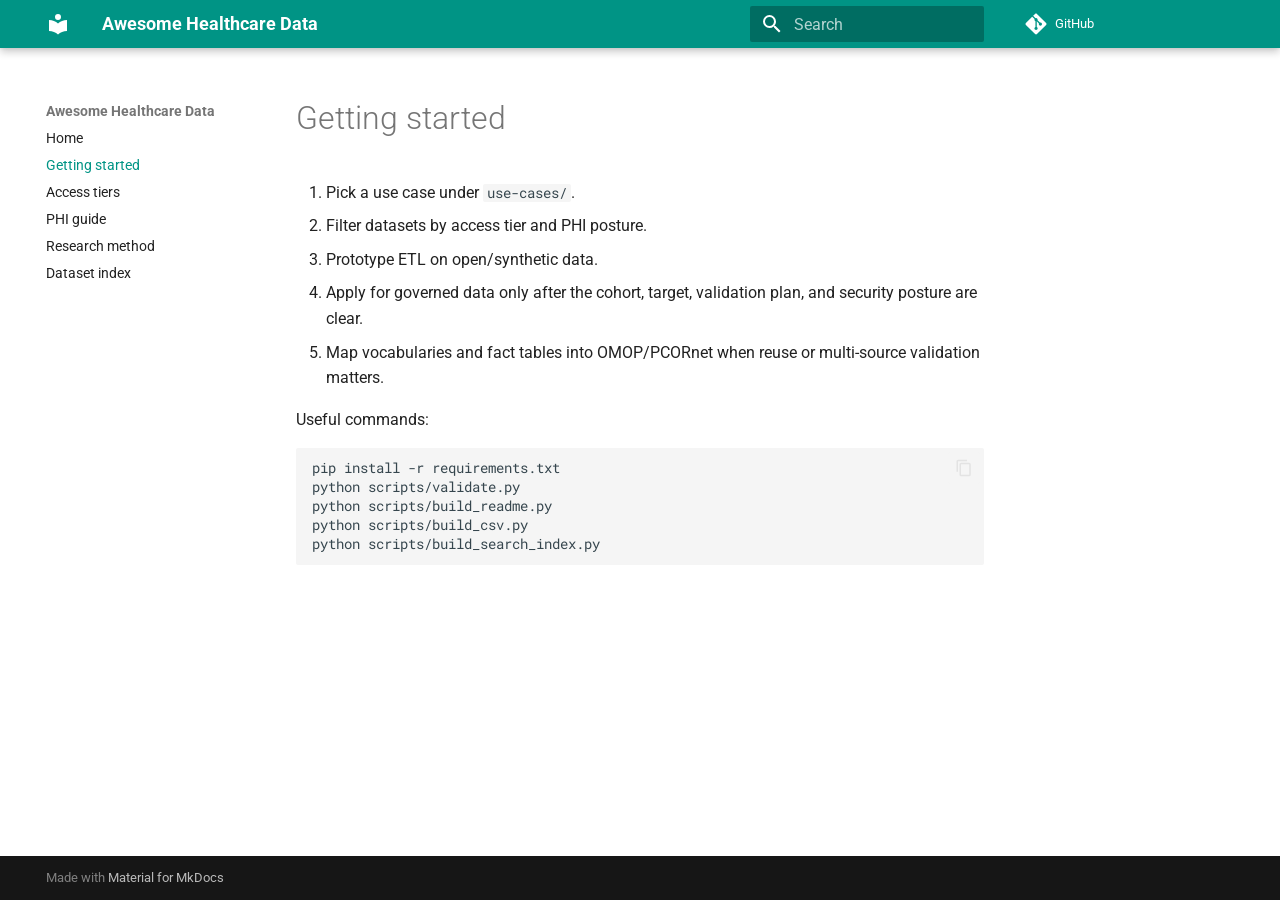
<file: site/getting-started/index.html>
<!doctype html>
<html lang="en" class="no-js">
  <head>
    
      <meta charset="utf-8">
      <meta name="viewport" content="width=device-width,initial-scale=1">
      
        <meta name="description" content="Machine-readable healthcare dataset catalog for ML and analytics">
      
      
      
      
        <link rel="prev" href="..">
      
      
        <link rel="next" href="../access-tiers/">
      
      
        
      
      
      <link rel="icon" href="../assets/images/favicon.png">
      <meta name="generator" content="mkdocs-1.6.1, mkdocs-material-9.7.6">
    
    
      
        <title>Getting started - Awesome Healthcare Data</title>
      
    
    
      <link rel="stylesheet" href="../assets/stylesheets/main.484c7ddc.min.css">
      
        
        <link rel="stylesheet" href="../assets/stylesheets/palette.ab4e12ef.min.css">
      
      


    
    
      
    
    
      
        
        
        <link rel="preconnect" href="https://fonts.gstatic.com" crossorigin>
        <link rel="stylesheet" href="https://fonts.googleapis.com/css?family=Roboto:300,300i,400,400i,700,700i%7CRoboto+Mono:400,400i,700,700i&display=fallback">
        <style>:root{--md-text-font:"Roboto";--md-code-font:"Roboto Mono"}</style>
      
    
    
      <link rel="stylesheet" href="../stylesheets/extra.css">
    
    <script>__md_scope=new URL("..",location),__md_hash=e=>[...e].reduce(((e,_)=>(e<<5)-e+_.charCodeAt(0)),0),__md_get=(e,_=localStorage,t=__md_scope)=>JSON.parse(_.getItem(t.pathname+"."+e)),__md_set=(e,_,t=localStorage,a=__md_scope)=>{try{t.setItem(a.pathname+"."+e,JSON.stringify(_))}catch(e){}}</script>
    
      

    
    
  </head>
  
  
    
    
    
    
    
    <body dir="ltr" data-md-color-scheme="default" data-md-color-primary="teal" data-md-color-accent="cyan">
  
    
    <input class="md-toggle" data-md-toggle="drawer" type="checkbox" id="__drawer" autocomplete="off">
    <input class="md-toggle" data-md-toggle="search" type="checkbox" id="__search" autocomplete="off">
    <label class="md-overlay" for="__drawer"></label>
    <div data-md-component="skip">
      
        
        <a href="#getting-started" class="md-skip">
          Skip to content
        </a>
      
    </div>
    <div data-md-component="announce">
      
    </div>
    
    
      

  

<header class="md-header md-header--shadow" data-md-component="header">
  <nav class="md-header__inner md-grid" aria-label="Header">
    <a href=".." title="Awesome Healthcare Data" class="md-header__button md-logo" aria-label="Awesome Healthcare Data" data-md-component="logo">
      
  
  <svg xmlns="http://www.w3.org/2000/svg" viewBox="0 0 24 24"><path d="M12 8a3 3 0 0 0 3-3 3 3 0 0 0-3-3 3 3 0 0 0-3 3 3 3 0 0 0 3 3m0 3.54C9.64 9.35 6.5 8 3 8v11c3.5 0 6.64 1.35 9 3.54 2.36-2.19 5.5-3.54 9-3.54V8c-3.5 0-6.64 1.35-9 3.54"/></svg>

    </a>
    <label class="md-header__button md-icon" for="__drawer">
      
      <svg xmlns="http://www.w3.org/2000/svg" viewBox="0 0 24 24"><path d="M3 6h18v2H3zm0 5h18v2H3zm0 5h18v2H3z"/></svg>
    </label>
    <div class="md-header__title" data-md-component="header-title">
      <div class="md-header__ellipsis">
        <div class="md-header__topic">
          <span class="md-ellipsis">
            Awesome Healthcare Data
          </span>
        </div>
        <div class="md-header__topic" data-md-component="header-topic">
          <span class="md-ellipsis">
            
              Getting started
            
          </span>
        </div>
      </div>
    </div>
    
      
    
    
    
    
      
      
        <label class="md-header__button md-icon" for="__search">
          
          <svg xmlns="http://www.w3.org/2000/svg" viewBox="0 0 24 24"><path d="M9.5 3A6.5 6.5 0 0 1 16 9.5c0 1.61-.59 3.09-1.56 4.23l.27.27h.79l5 5-1.5 1.5-5-5v-.79l-.27-.27A6.52 6.52 0 0 1 9.5 16 6.5 6.5 0 0 1 3 9.5 6.5 6.5 0 0 1 9.5 3m0 2C7 5 5 7 5 9.5S7 14 9.5 14 14 12 14 9.5 12 5 9.5 5"/></svg>
        </label>
        <div class="md-search" data-md-component="search" role="dialog">
  <label class="md-search__overlay" for="__search"></label>
  <div class="md-search__inner" role="search">
    <form class="md-search__form" name="search">
      <input type="text" class="md-search__input" name="query" aria-label="Search" placeholder="Search" autocapitalize="off" autocorrect="off" autocomplete="off" spellcheck="false" data-md-component="search-query" required>
      <label class="md-search__icon md-icon" for="__search">
        
        <svg xmlns="http://www.w3.org/2000/svg" viewBox="0 0 24 24"><path d="M9.5 3A6.5 6.5 0 0 1 16 9.5c0 1.61-.59 3.09-1.56 4.23l.27.27h.79l5 5-1.5 1.5-5-5v-.79l-.27-.27A6.52 6.52 0 0 1 9.5 16 6.5 6.5 0 0 1 3 9.5 6.5 6.5 0 0 1 9.5 3m0 2C7 5 5 7 5 9.5S7 14 9.5 14 14 12 14 9.5 12 5 9.5 5"/></svg>
        
        <svg xmlns="http://www.w3.org/2000/svg" viewBox="0 0 24 24"><path d="M20 11v2H8l5.5 5.5-1.42 1.42L4.16 12l7.92-7.92L13.5 5.5 8 11z"/></svg>
      </label>
      <nav class="md-search__options" aria-label="Search">
        
        <button type="reset" class="md-search__icon md-icon" title="Clear" aria-label="Clear" tabindex="-1">
          
          <svg xmlns="http://www.w3.org/2000/svg" viewBox="0 0 24 24"><path d="M19 6.41 17.59 5 12 10.59 6.41 5 5 6.41 10.59 12 5 17.59 6.41 19 12 13.41 17.59 19 19 17.59 13.41 12z"/></svg>
        </button>
      </nav>
      
        <div class="md-search__suggest" data-md-component="search-suggest"></div>
      
    </form>
    <div class="md-search__output">
      <div class="md-search__scrollwrap" tabindex="0" data-md-scrollfix>
        <div class="md-search-result" data-md-component="search-result">
          <div class="md-search-result__meta">
            Initializing search
          </div>
          <ol class="md-search-result__list" role="presentation"></ol>
        </div>
      </div>
    </div>
  </div>
</div>
      
    
    
      <div class="md-header__source">
        <a href="https://github.com/adnanmasood/awesome-health-data" title="Go to repository" class="md-source" data-md-component="source">
  <div class="md-source__icon md-icon">
    
    <svg xmlns="http://www.w3.org/2000/svg" viewBox="0 0 448 512"><!--! Font Awesome Free 7.1.0 by @fontawesome - https://fontawesome.com License - https://fontawesome.com/license/free (Icons: CC BY 4.0, Fonts: SIL OFL 1.1, Code: MIT License) Copyright 2025 Fonticons, Inc.--><path d="M439.6 236.1 244 40.5c-5.4-5.5-12.8-8.5-20.4-8.5s-15 3-20.4 8.4L162.5 81l51.5 51.5c27.1-9.1 52.7 16.8 43.4 43.7l49.7 49.7c34.2-11.8 61.2 31 35.5 56.7-26.5 26.5-70.2-2.9-56-37.3L240.3 199v121.9c25.3 12.5 22.3 41.8 9.1 55-6.4 6.4-15.2 10.1-24.3 10.1s-17.8-3.6-24.3-10.1c-17.6-17.6-11.1-46.9 11.2-56v-123c-20.8-8.5-24.6-30.7-18.6-45L142.6 101 8.5 235.1C3 240.6 0 247.9 0 255.5s3 15 8.5 20.4l195.6 195.7c5.4 5.4 12.7 8.4 20.4 8.4s15-3 20.4-8.4l194.7-194.7c5.4-5.4 8.4-12.8 8.4-20.4s-3-15-8.4-20.4"/></svg>
  </div>
  <div class="md-source__repository">
    GitHub
  </div>
</a>
      </div>
    
  </nav>
  
</header>
    
    <div class="md-container" data-md-component="container">
      
      
        
          
        
      
      <main class="md-main" data-md-component="main">
        <div class="md-main__inner md-grid">
          
            
              
              <div class="md-sidebar md-sidebar--primary" data-md-component="sidebar" data-md-type="navigation" >
                <div class="md-sidebar__scrollwrap">
                  <div class="md-sidebar__inner">
                    



<nav class="md-nav md-nav--primary" aria-label="Navigation" data-md-level="0">
  <label class="md-nav__title" for="__drawer">
    <a href=".." title="Awesome Healthcare Data" class="md-nav__button md-logo" aria-label="Awesome Healthcare Data" data-md-component="logo">
      
  
  <svg xmlns="http://www.w3.org/2000/svg" viewBox="0 0 24 24"><path d="M12 8a3 3 0 0 0 3-3 3 3 0 0 0-3-3 3 3 0 0 0-3 3 3 3 0 0 0 3 3m0 3.54C9.64 9.35 6.5 8 3 8v11c3.5 0 6.64 1.35 9 3.54 2.36-2.19 5.5-3.54 9-3.54V8c-3.5 0-6.64 1.35-9 3.54"/></svg>

    </a>
    Awesome Healthcare Data
  </label>
  
    <div class="md-nav__source">
      <a href="https://github.com/adnanmasood/awesome-health-data" title="Go to repository" class="md-source" data-md-component="source">
  <div class="md-source__icon md-icon">
    
    <svg xmlns="http://www.w3.org/2000/svg" viewBox="0 0 448 512"><!--! Font Awesome Free 7.1.0 by @fontawesome - https://fontawesome.com License - https://fontawesome.com/license/free (Icons: CC BY 4.0, Fonts: SIL OFL 1.1, Code: MIT License) Copyright 2025 Fonticons, Inc.--><path d="M439.6 236.1 244 40.5c-5.4-5.5-12.8-8.5-20.4-8.5s-15 3-20.4 8.4L162.5 81l51.5 51.5c27.1-9.1 52.7 16.8 43.4 43.7l49.7 49.7c34.2-11.8 61.2 31 35.5 56.7-26.5 26.5-70.2-2.9-56-37.3L240.3 199v121.9c25.3 12.5 22.3 41.8 9.1 55-6.4 6.4-15.2 10.1-24.3 10.1s-17.8-3.6-24.3-10.1c-17.6-17.6-11.1-46.9 11.2-56v-123c-20.8-8.5-24.6-30.7-18.6-45L142.6 101 8.5 235.1C3 240.6 0 247.9 0 255.5s3 15 8.5 20.4l195.6 195.7c5.4 5.4 12.7 8.4 20.4 8.4s15-3 20.4-8.4l194.7-194.7c5.4-5.4 8.4-12.8 8.4-20.4s-3-15-8.4-20.4"/></svg>
  </div>
  <div class="md-source__repository">
    GitHub
  </div>
</a>
    </div>
  
  <ul class="md-nav__list" data-md-scrollfix>
    
      
      
  
  
  
  
    <li class="md-nav__item">
      <a href=".." class="md-nav__link">
        
  
  
  <span class="md-ellipsis">
    
  
    Home
  

    
  </span>
  
  

      </a>
    </li>
  

    
      
      
  
  
    
  
  
  
    <li class="md-nav__item md-nav__item--active">
      
      <input class="md-nav__toggle md-toggle" type="checkbox" id="__toc">
      
      
        
      
      
      <a href="./" class="md-nav__link md-nav__link--active">
        
  
  
  <span class="md-ellipsis">
    
  
    Getting started
  

    
  </span>
  
  

      </a>
      
    </li>
  

    
      
      
  
  
  
  
    <li class="md-nav__item">
      <a href="../access-tiers/" class="md-nav__link">
        
  
  
  <span class="md-ellipsis">
    
  
    Access tiers
  

    
  </span>
  
  

      </a>
    </li>
  

    
      
      
  
  
  
  
    <li class="md-nav__item">
      <a href="../phi-guide/" class="md-nav__link">
        
  
  
  <span class="md-ellipsis">
    
  
    PHI guide
  

    
  </span>
  
  

      </a>
    </li>
  

    
      
      
  
  
  
  
    <li class="md-nav__item">
      <a href="../research-method/" class="md-nav__link">
        
  
  
  <span class="md-ellipsis">
    
  
    Research method
  

    
  </span>
  
  

      </a>
    </li>
  

    
      
      
  
  
  
  
    <li class="md-nav__item">
      <a href="../datasets/" class="md-nav__link">
        
  
  
  <span class="md-ellipsis">
    
  
    Dataset index
  

    
  </span>
  
  

      </a>
    </li>
  

    
  </ul>
</nav>
                  </div>
                </div>
              </div>
            
            
              
              <div class="md-sidebar md-sidebar--secondary" data-md-component="sidebar" data-md-type="toc" >
                <div class="md-sidebar__scrollwrap">
                  <div class="md-sidebar__inner">
                    

<nav class="md-nav md-nav--secondary" aria-label="Table of contents">
  
  
  
    
  
  
</nav>
                  </div>
                </div>
              </div>
            
          
          
            <div class="md-content" data-md-component="content">
              
              <article class="md-content__inner md-typeset">
                
                  


  
  


<h1 id="getting-started">Getting started</h1>
<ol>
<li>Pick a use case under <code>use-cases/</code>.</li>
<li>Filter datasets by access tier and PHI posture.</li>
<li>Prototype ETL on open/synthetic data.</li>
<li>Apply for governed data only after the cohort, target, validation plan, and security posture are clear.</li>
<li>Map vocabularies and fact tables into OMOP/PCORnet when reuse or multi-source validation matters.</li>
</ol>
<p>Useful commands:</p>
<div class="highlight"><pre><span></span><code>pip<span class="w"> </span>install<span class="w"> </span>-r<span class="w"> </span>requirements.txt
python<span class="w"> </span>scripts/validate.py
python<span class="w"> </span>scripts/build_readme.py
python<span class="w"> </span>scripts/build_csv.py
python<span class="w"> </span>scripts/build_search_index.py
</code></pre></div>












                
              </article>
            </div>
          
          
<script>var target=document.getElementById(location.hash.slice(1));target&&target.name&&(target.checked=target.name.startsWith("__tabbed_"))</script>
        </div>
        
          <button type="button" class="md-top md-icon" data-md-component="top" hidden>
  
  <svg xmlns="http://www.w3.org/2000/svg" viewBox="0 0 24 24"><path d="M13 20h-2V8l-5.5 5.5-1.42-1.42L12 4.16l7.92 7.92-1.42 1.42L13 8z"/></svg>
  Back to top
</button>
        
      </main>
      
        <footer class="md-footer">
  
  <div class="md-footer-meta md-typeset">
    <div class="md-footer-meta__inner md-grid">
      <div class="md-copyright">
  
  
    Made with
    <a href="https://squidfunk.github.io/mkdocs-material/" target="_blank" rel="noopener">
      Material for MkDocs
    </a>
  
</div>
      
    </div>
  </div>
</footer>
      
    </div>
    <div class="md-dialog" data-md-component="dialog">
      <div class="md-dialog__inner md-typeset"></div>
    </div>
    
    
    
      
      
      <script id="__config" type="application/json">{"annotate": null, "base": "..", "features": ["navigation.sections", "navigation.expand", "search.suggest", "search.highlight", "navigation.top", "content.code.copy"], "search": "../assets/javascripts/workers/search.2c215733.min.js", "tags": null, "translations": {"clipboard.copied": "Copied to clipboard", "clipboard.copy": "Copy to clipboard", "search.result.more.one": "1 more on this page", "search.result.more.other": "# more on this page", "search.result.none": "No matching documents", "search.result.one": "1 matching document", "search.result.other": "# matching documents", "search.result.placeholder": "Type to start searching", "search.result.term.missing": "Missing", "select.version": "Select version"}, "version": null}</script>
    
    
      <script src="../assets/javascripts/bundle.79ae519e.min.js"></script>
      
    
  </body>
</html>
</file>
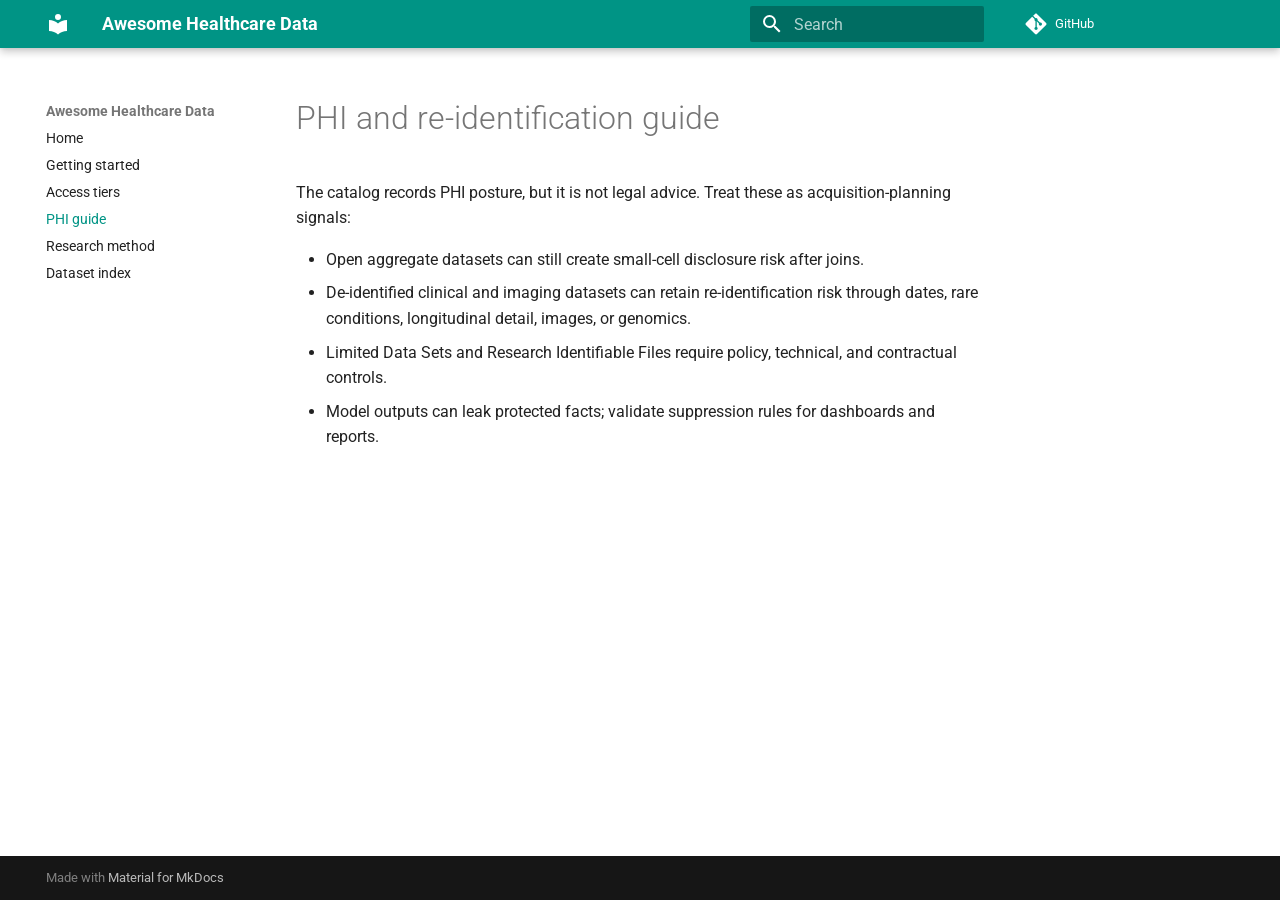
<file: site/phi-guide/index.html>
<!doctype html>
<html lang="en" class="no-js">
  <head>
    
      <meta charset="utf-8">
      <meta name="viewport" content="width=device-width,initial-scale=1">
      
        <meta name="description" content="Machine-readable healthcare dataset catalog for ML and analytics">
      
      
      
      
        <link rel="prev" href="../access-tiers/">
      
      
        <link rel="next" href="../research-method/">
      
      
        
      
      
      <link rel="icon" href="../assets/images/favicon.png">
      <meta name="generator" content="mkdocs-1.6.1, mkdocs-material-9.7.6">
    
    
      
        <title>PHI guide - Awesome Healthcare Data</title>
      
    
    
      <link rel="stylesheet" href="../assets/stylesheets/main.484c7ddc.min.css">
      
        
        <link rel="stylesheet" href="../assets/stylesheets/palette.ab4e12ef.min.css">
      
      


    
    
      
    
    
      
        
        
        <link rel="preconnect" href="https://fonts.gstatic.com" crossorigin>
        <link rel="stylesheet" href="https://fonts.googleapis.com/css?family=Roboto:300,300i,400,400i,700,700i%7CRoboto+Mono:400,400i,700,700i&display=fallback">
        <style>:root{--md-text-font:"Roboto";--md-code-font:"Roboto Mono"}</style>
      
    
    
      <link rel="stylesheet" href="../stylesheets/extra.css">
    
    <script>__md_scope=new URL("..",location),__md_hash=e=>[...e].reduce(((e,_)=>(e<<5)-e+_.charCodeAt(0)),0),__md_get=(e,_=localStorage,t=__md_scope)=>JSON.parse(_.getItem(t.pathname+"."+e)),__md_set=(e,_,t=localStorage,a=__md_scope)=>{try{t.setItem(a.pathname+"."+e,JSON.stringify(_))}catch(e){}}</script>
    
      

    
    
  </head>
  
  
    
    
    
    
    
    <body dir="ltr" data-md-color-scheme="default" data-md-color-primary="teal" data-md-color-accent="cyan">
  
    
    <input class="md-toggle" data-md-toggle="drawer" type="checkbox" id="__drawer" autocomplete="off">
    <input class="md-toggle" data-md-toggle="search" type="checkbox" id="__search" autocomplete="off">
    <label class="md-overlay" for="__drawer"></label>
    <div data-md-component="skip">
      
        
        <a href="#phi-and-re-identification-guide" class="md-skip">
          Skip to content
        </a>
      
    </div>
    <div data-md-component="announce">
      
    </div>
    
    
      

  

<header class="md-header md-header--shadow" data-md-component="header">
  <nav class="md-header__inner md-grid" aria-label="Header">
    <a href=".." title="Awesome Healthcare Data" class="md-header__button md-logo" aria-label="Awesome Healthcare Data" data-md-component="logo">
      
  
  <svg xmlns="http://www.w3.org/2000/svg" viewBox="0 0 24 24"><path d="M12 8a3 3 0 0 0 3-3 3 3 0 0 0-3-3 3 3 0 0 0-3 3 3 3 0 0 0 3 3m0 3.54C9.64 9.35 6.5 8 3 8v11c3.5 0 6.64 1.35 9 3.54 2.36-2.19 5.5-3.54 9-3.54V8c-3.5 0-6.64 1.35-9 3.54"/></svg>

    </a>
    <label class="md-header__button md-icon" for="__drawer">
      
      <svg xmlns="http://www.w3.org/2000/svg" viewBox="0 0 24 24"><path d="M3 6h18v2H3zm0 5h18v2H3zm0 5h18v2H3z"/></svg>
    </label>
    <div class="md-header__title" data-md-component="header-title">
      <div class="md-header__ellipsis">
        <div class="md-header__topic">
          <span class="md-ellipsis">
            Awesome Healthcare Data
          </span>
        </div>
        <div class="md-header__topic" data-md-component="header-topic">
          <span class="md-ellipsis">
            
              PHI guide
            
          </span>
        </div>
      </div>
    </div>
    
      
    
    
    
    
      
      
        <label class="md-header__button md-icon" for="__search">
          
          <svg xmlns="http://www.w3.org/2000/svg" viewBox="0 0 24 24"><path d="M9.5 3A6.5 6.5 0 0 1 16 9.5c0 1.61-.59 3.09-1.56 4.23l.27.27h.79l5 5-1.5 1.5-5-5v-.79l-.27-.27A6.52 6.52 0 0 1 9.5 16 6.5 6.5 0 0 1 3 9.5 6.5 6.5 0 0 1 9.5 3m0 2C7 5 5 7 5 9.5S7 14 9.5 14 14 12 14 9.5 12 5 9.5 5"/></svg>
        </label>
        <div class="md-search" data-md-component="search" role="dialog">
  <label class="md-search__overlay" for="__search"></label>
  <div class="md-search__inner" role="search">
    <form class="md-search__form" name="search">
      <input type="text" class="md-search__input" name="query" aria-label="Search" placeholder="Search" autocapitalize="off" autocorrect="off" autocomplete="off" spellcheck="false" data-md-component="search-query" required>
      <label class="md-search__icon md-icon" for="__search">
        
        <svg xmlns="http://www.w3.org/2000/svg" viewBox="0 0 24 24"><path d="M9.5 3A6.5 6.5 0 0 1 16 9.5c0 1.61-.59 3.09-1.56 4.23l.27.27h.79l5 5-1.5 1.5-5-5v-.79l-.27-.27A6.52 6.52 0 0 1 9.5 16 6.5 6.5 0 0 1 3 9.5 6.5 6.5 0 0 1 9.5 3m0 2C7 5 5 7 5 9.5S7 14 9.5 14 14 12 14 9.5 12 5 9.5 5"/></svg>
        
        <svg xmlns="http://www.w3.org/2000/svg" viewBox="0 0 24 24"><path d="M20 11v2H8l5.5 5.5-1.42 1.42L4.16 12l7.92-7.92L13.5 5.5 8 11z"/></svg>
      </label>
      <nav class="md-search__options" aria-label="Search">
        
        <button type="reset" class="md-search__icon md-icon" title="Clear" aria-label="Clear" tabindex="-1">
          
          <svg xmlns="http://www.w3.org/2000/svg" viewBox="0 0 24 24"><path d="M19 6.41 17.59 5 12 10.59 6.41 5 5 6.41 10.59 12 5 17.59 6.41 19 12 13.41 17.59 19 19 17.59 13.41 12z"/></svg>
        </button>
      </nav>
      
        <div class="md-search__suggest" data-md-component="search-suggest"></div>
      
    </form>
    <div class="md-search__output">
      <div class="md-search__scrollwrap" tabindex="0" data-md-scrollfix>
        <div class="md-search-result" data-md-component="search-result">
          <div class="md-search-result__meta">
            Initializing search
          </div>
          <ol class="md-search-result__list" role="presentation"></ol>
        </div>
      </div>
    </div>
  </div>
</div>
      
    
    
      <div class="md-header__source">
        <a href="https://github.com/adnanmasood/awesome-health-data" title="Go to repository" class="md-source" data-md-component="source">
  <div class="md-source__icon md-icon">
    
    <svg xmlns="http://www.w3.org/2000/svg" viewBox="0 0 448 512"><!--! Font Awesome Free 7.1.0 by @fontawesome - https://fontawesome.com License - https://fontawesome.com/license/free (Icons: CC BY 4.0, Fonts: SIL OFL 1.1, Code: MIT License) Copyright 2025 Fonticons, Inc.--><path d="M439.6 236.1 244 40.5c-5.4-5.5-12.8-8.5-20.4-8.5s-15 3-20.4 8.4L162.5 81l51.5 51.5c27.1-9.1 52.7 16.8 43.4 43.7l49.7 49.7c34.2-11.8 61.2 31 35.5 56.7-26.5 26.5-70.2-2.9-56-37.3L240.3 199v121.9c25.3 12.5 22.3 41.8 9.1 55-6.4 6.4-15.2 10.1-24.3 10.1s-17.8-3.6-24.3-10.1c-17.6-17.6-11.1-46.9 11.2-56v-123c-20.8-8.5-24.6-30.7-18.6-45L142.6 101 8.5 235.1C3 240.6 0 247.9 0 255.5s3 15 8.5 20.4l195.6 195.7c5.4 5.4 12.7 8.4 20.4 8.4s15-3 20.4-8.4l194.7-194.7c5.4-5.4 8.4-12.8 8.4-20.4s-3-15-8.4-20.4"/></svg>
  </div>
  <div class="md-source__repository">
    GitHub
  </div>
</a>
      </div>
    
  </nav>
  
</header>
    
    <div class="md-container" data-md-component="container">
      
      
        
          
        
      
      <main class="md-main" data-md-component="main">
        <div class="md-main__inner md-grid">
          
            
              
              <div class="md-sidebar md-sidebar--primary" data-md-component="sidebar" data-md-type="navigation" >
                <div class="md-sidebar__scrollwrap">
                  <div class="md-sidebar__inner">
                    



<nav class="md-nav md-nav--primary" aria-label="Navigation" data-md-level="0">
  <label class="md-nav__title" for="__drawer">
    <a href=".." title="Awesome Healthcare Data" class="md-nav__button md-logo" aria-label="Awesome Healthcare Data" data-md-component="logo">
      
  
  <svg xmlns="http://www.w3.org/2000/svg" viewBox="0 0 24 24"><path d="M12 8a3 3 0 0 0 3-3 3 3 0 0 0-3-3 3 3 0 0 0-3 3 3 3 0 0 0 3 3m0 3.54C9.64 9.35 6.5 8 3 8v11c3.5 0 6.64 1.35 9 3.54 2.36-2.19 5.5-3.54 9-3.54V8c-3.5 0-6.64 1.35-9 3.54"/></svg>

    </a>
    Awesome Healthcare Data
  </label>
  
    <div class="md-nav__source">
      <a href="https://github.com/adnanmasood/awesome-health-data" title="Go to repository" class="md-source" data-md-component="source">
  <div class="md-source__icon md-icon">
    
    <svg xmlns="http://www.w3.org/2000/svg" viewBox="0 0 448 512"><!--! Font Awesome Free 7.1.0 by @fontawesome - https://fontawesome.com License - https://fontawesome.com/license/free (Icons: CC BY 4.0, Fonts: SIL OFL 1.1, Code: MIT License) Copyright 2025 Fonticons, Inc.--><path d="M439.6 236.1 244 40.5c-5.4-5.5-12.8-8.5-20.4-8.5s-15 3-20.4 8.4L162.5 81l51.5 51.5c27.1-9.1 52.7 16.8 43.4 43.7l49.7 49.7c34.2-11.8 61.2 31 35.5 56.7-26.5 26.5-70.2-2.9-56-37.3L240.3 199v121.9c25.3 12.5 22.3 41.8 9.1 55-6.4 6.4-15.2 10.1-24.3 10.1s-17.8-3.6-24.3-10.1c-17.6-17.6-11.1-46.9 11.2-56v-123c-20.8-8.5-24.6-30.7-18.6-45L142.6 101 8.5 235.1C3 240.6 0 247.9 0 255.5s3 15 8.5 20.4l195.6 195.7c5.4 5.4 12.7 8.4 20.4 8.4s15-3 20.4-8.4l194.7-194.7c5.4-5.4 8.4-12.8 8.4-20.4s-3-15-8.4-20.4"/></svg>
  </div>
  <div class="md-source__repository">
    GitHub
  </div>
</a>
    </div>
  
  <ul class="md-nav__list" data-md-scrollfix>
    
      
      
  
  
  
  
    <li class="md-nav__item">
      <a href=".." class="md-nav__link">
        
  
  
  <span class="md-ellipsis">
    
  
    Home
  

    
  </span>
  
  

      </a>
    </li>
  

    
      
      
  
  
  
  
    <li class="md-nav__item">
      <a href="../getting-started/" class="md-nav__link">
        
  
  
  <span class="md-ellipsis">
    
  
    Getting started
  

    
  </span>
  
  

      </a>
    </li>
  

    
      
      
  
  
  
  
    <li class="md-nav__item">
      <a href="../access-tiers/" class="md-nav__link">
        
  
  
  <span class="md-ellipsis">
    
  
    Access tiers
  

    
  </span>
  
  

      </a>
    </li>
  

    
      
      
  
  
    
  
  
  
    <li class="md-nav__item md-nav__item--active">
      
      <input class="md-nav__toggle md-toggle" type="checkbox" id="__toc">
      
      
        
      
      
      <a href="./" class="md-nav__link md-nav__link--active">
        
  
  
  <span class="md-ellipsis">
    
  
    PHI guide
  

    
  </span>
  
  

      </a>
      
    </li>
  

    
      
      
  
  
  
  
    <li class="md-nav__item">
      <a href="../research-method/" class="md-nav__link">
        
  
  
  <span class="md-ellipsis">
    
  
    Research method
  

    
  </span>
  
  

      </a>
    </li>
  

    
      
      
  
  
  
  
    <li class="md-nav__item">
      <a href="../datasets/" class="md-nav__link">
        
  
  
  <span class="md-ellipsis">
    
  
    Dataset index
  

    
  </span>
  
  

      </a>
    </li>
  

    
  </ul>
</nav>
                  </div>
                </div>
              </div>
            
            
              
              <div class="md-sidebar md-sidebar--secondary" data-md-component="sidebar" data-md-type="toc" >
                <div class="md-sidebar__scrollwrap">
                  <div class="md-sidebar__inner">
                    

<nav class="md-nav md-nav--secondary" aria-label="Table of contents">
  
  
  
    
  
  
</nav>
                  </div>
                </div>
              </div>
            
          
          
            <div class="md-content" data-md-component="content">
              
              <article class="md-content__inner md-typeset">
                
                  


  
  


<h1 id="phi-and-re-identification-guide">PHI and re-identification guide</h1>
<p>The catalog records PHI posture, but it is not legal advice. Treat these as acquisition-planning signals:</p>
<ul>
<li>Open aggregate datasets can still create small-cell disclosure risk after joins.</li>
<li>De-identified clinical and imaging datasets can retain re-identification risk through dates, rare conditions, longitudinal detail, images, or genomics.</li>
<li>Limited Data Sets and Research Identifiable Files require policy, technical, and contractual controls.</li>
<li>Model outputs can leak protected facts; validate suppression rules for dashboards and reports.</li>
</ul>












                
              </article>
            </div>
          
          
<script>var target=document.getElementById(location.hash.slice(1));target&&target.name&&(target.checked=target.name.startsWith("__tabbed_"))</script>
        </div>
        
          <button type="button" class="md-top md-icon" data-md-component="top" hidden>
  
  <svg xmlns="http://www.w3.org/2000/svg" viewBox="0 0 24 24"><path d="M13 20h-2V8l-5.5 5.5-1.42-1.42L12 4.16l7.92 7.92-1.42 1.42L13 8z"/></svg>
  Back to top
</button>
        
      </main>
      
        <footer class="md-footer">
  
  <div class="md-footer-meta md-typeset">
    <div class="md-footer-meta__inner md-grid">
      <div class="md-copyright">
  
  
    Made with
    <a href="https://squidfunk.github.io/mkdocs-material/" target="_blank" rel="noopener">
      Material for MkDocs
    </a>
  
</div>
      
    </div>
  </div>
</footer>
      
    </div>
    <div class="md-dialog" data-md-component="dialog">
      <div class="md-dialog__inner md-typeset"></div>
    </div>
    
    
    
      
      
      <script id="__config" type="application/json">{"annotate": null, "base": "..", "features": ["navigation.sections", "navigation.expand", "search.suggest", "search.highlight", "navigation.top", "content.code.copy"], "search": "../assets/javascripts/workers/search.2c215733.min.js", "tags": null, "translations": {"clipboard.copied": "Copied to clipboard", "clipboard.copy": "Copy to clipboard", "search.result.more.one": "1 more on this page", "search.result.more.other": "# more on this page", "search.result.none": "No matching documents", "search.result.one": "1 matching document", "search.result.other": "# matching documents", "search.result.placeholder": "Type to start searching", "search.result.term.missing": "Missing", "select.version": "Select version"}, "version": null}</script>
    
    
      <script src="../assets/javascripts/bundle.79ae519e.min.js"></script>
      
    
  </body>
</html>
</file>
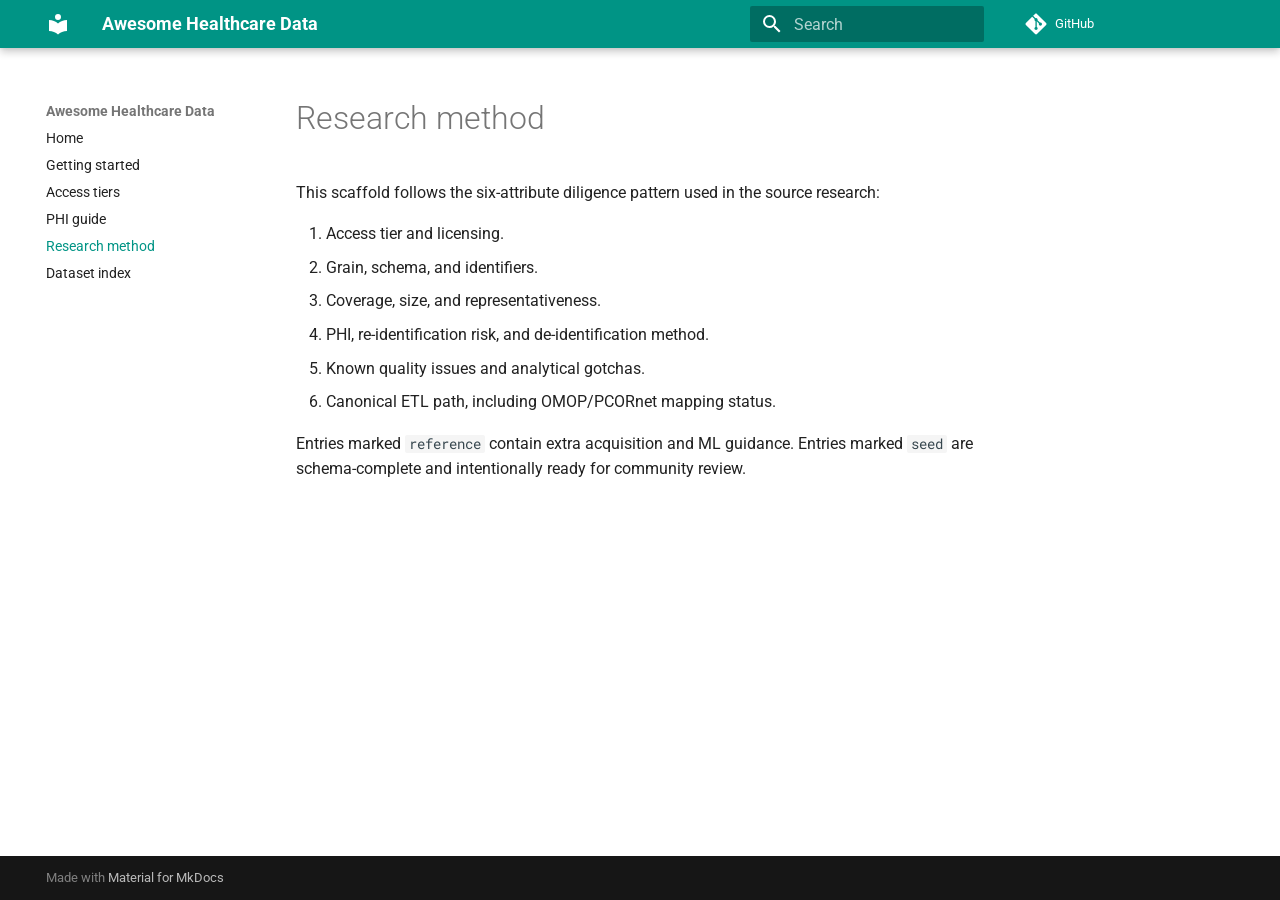
<file: site/research-method/index.html>
<!doctype html>
<html lang="en" class="no-js">
  <head>
    
      <meta charset="utf-8">
      <meta name="viewport" content="width=device-width,initial-scale=1">
      
        <meta name="description" content="Machine-readable healthcare dataset catalog for ML and analytics">
      
      
      
      
        <link rel="prev" href="../phi-guide/">
      
      
        <link rel="next" href="../datasets/">
      
      
        
      
      
      <link rel="icon" href="../assets/images/favicon.png">
      <meta name="generator" content="mkdocs-1.6.1, mkdocs-material-9.7.6">
    
    
      
        <title>Research method - Awesome Healthcare Data</title>
      
    
    
      <link rel="stylesheet" href="../assets/stylesheets/main.484c7ddc.min.css">
      
        
        <link rel="stylesheet" href="../assets/stylesheets/palette.ab4e12ef.min.css">
      
      


    
    
      
    
    
      
        
        
        <link rel="preconnect" href="https://fonts.gstatic.com" crossorigin>
        <link rel="stylesheet" href="https://fonts.googleapis.com/css?family=Roboto:300,300i,400,400i,700,700i%7CRoboto+Mono:400,400i,700,700i&display=fallback">
        <style>:root{--md-text-font:"Roboto";--md-code-font:"Roboto Mono"}</style>
      
    
    
      <link rel="stylesheet" href="../stylesheets/extra.css">
    
    <script>__md_scope=new URL("..",location),__md_hash=e=>[...e].reduce(((e,_)=>(e<<5)-e+_.charCodeAt(0)),0),__md_get=(e,_=localStorage,t=__md_scope)=>JSON.parse(_.getItem(t.pathname+"."+e)),__md_set=(e,_,t=localStorage,a=__md_scope)=>{try{t.setItem(a.pathname+"."+e,JSON.stringify(_))}catch(e){}}</script>
    
      

    
    
  </head>
  
  
    
    
    
    
    
    <body dir="ltr" data-md-color-scheme="default" data-md-color-primary="teal" data-md-color-accent="cyan">
  
    
    <input class="md-toggle" data-md-toggle="drawer" type="checkbox" id="__drawer" autocomplete="off">
    <input class="md-toggle" data-md-toggle="search" type="checkbox" id="__search" autocomplete="off">
    <label class="md-overlay" for="__drawer"></label>
    <div data-md-component="skip">
      
        
        <a href="#research-method" class="md-skip">
          Skip to content
        </a>
      
    </div>
    <div data-md-component="announce">
      
    </div>
    
    
      

  

<header class="md-header md-header--shadow" data-md-component="header">
  <nav class="md-header__inner md-grid" aria-label="Header">
    <a href=".." title="Awesome Healthcare Data" class="md-header__button md-logo" aria-label="Awesome Healthcare Data" data-md-component="logo">
      
  
  <svg xmlns="http://www.w3.org/2000/svg" viewBox="0 0 24 24"><path d="M12 8a3 3 0 0 0 3-3 3 3 0 0 0-3-3 3 3 0 0 0-3 3 3 3 0 0 0 3 3m0 3.54C9.64 9.35 6.5 8 3 8v11c3.5 0 6.64 1.35 9 3.54 2.36-2.19 5.5-3.54 9-3.54V8c-3.5 0-6.64 1.35-9 3.54"/></svg>

    </a>
    <label class="md-header__button md-icon" for="__drawer">
      
      <svg xmlns="http://www.w3.org/2000/svg" viewBox="0 0 24 24"><path d="M3 6h18v2H3zm0 5h18v2H3zm0 5h18v2H3z"/></svg>
    </label>
    <div class="md-header__title" data-md-component="header-title">
      <div class="md-header__ellipsis">
        <div class="md-header__topic">
          <span class="md-ellipsis">
            Awesome Healthcare Data
          </span>
        </div>
        <div class="md-header__topic" data-md-component="header-topic">
          <span class="md-ellipsis">
            
              Research method
            
          </span>
        </div>
      </div>
    </div>
    
      
    
    
    
    
      
      
        <label class="md-header__button md-icon" for="__search">
          
          <svg xmlns="http://www.w3.org/2000/svg" viewBox="0 0 24 24"><path d="M9.5 3A6.5 6.5 0 0 1 16 9.5c0 1.61-.59 3.09-1.56 4.23l.27.27h.79l5 5-1.5 1.5-5-5v-.79l-.27-.27A6.52 6.52 0 0 1 9.5 16 6.5 6.5 0 0 1 3 9.5 6.5 6.5 0 0 1 9.5 3m0 2C7 5 5 7 5 9.5S7 14 9.5 14 14 12 14 9.5 12 5 9.5 5"/></svg>
        </label>
        <div class="md-search" data-md-component="search" role="dialog">
  <label class="md-search__overlay" for="__search"></label>
  <div class="md-search__inner" role="search">
    <form class="md-search__form" name="search">
      <input type="text" class="md-search__input" name="query" aria-label="Search" placeholder="Search" autocapitalize="off" autocorrect="off" autocomplete="off" spellcheck="false" data-md-component="search-query" required>
      <label class="md-search__icon md-icon" for="__search">
        
        <svg xmlns="http://www.w3.org/2000/svg" viewBox="0 0 24 24"><path d="M9.5 3A6.5 6.5 0 0 1 16 9.5c0 1.61-.59 3.09-1.56 4.23l.27.27h.79l5 5-1.5 1.5-5-5v-.79l-.27-.27A6.52 6.52 0 0 1 9.5 16 6.5 6.5 0 0 1 3 9.5 6.5 6.5 0 0 1 9.5 3m0 2C7 5 5 7 5 9.5S7 14 9.5 14 14 12 14 9.5 12 5 9.5 5"/></svg>
        
        <svg xmlns="http://www.w3.org/2000/svg" viewBox="0 0 24 24"><path d="M20 11v2H8l5.5 5.5-1.42 1.42L4.16 12l7.92-7.92L13.5 5.5 8 11z"/></svg>
      </label>
      <nav class="md-search__options" aria-label="Search">
        
        <button type="reset" class="md-search__icon md-icon" title="Clear" aria-label="Clear" tabindex="-1">
          
          <svg xmlns="http://www.w3.org/2000/svg" viewBox="0 0 24 24"><path d="M19 6.41 17.59 5 12 10.59 6.41 5 5 6.41 10.59 12 5 17.59 6.41 19 12 13.41 17.59 19 19 17.59 13.41 12z"/></svg>
        </button>
      </nav>
      
        <div class="md-search__suggest" data-md-component="search-suggest"></div>
      
    </form>
    <div class="md-search__output">
      <div class="md-search__scrollwrap" tabindex="0" data-md-scrollfix>
        <div class="md-search-result" data-md-component="search-result">
          <div class="md-search-result__meta">
            Initializing search
          </div>
          <ol class="md-search-result__list" role="presentation"></ol>
        </div>
      </div>
    </div>
  </div>
</div>
      
    
    
      <div class="md-header__source">
        <a href="https://github.com/adnanmasood/awesome-health-data" title="Go to repository" class="md-source" data-md-component="source">
  <div class="md-source__icon md-icon">
    
    <svg xmlns="http://www.w3.org/2000/svg" viewBox="0 0 448 512"><!--! Font Awesome Free 7.1.0 by @fontawesome - https://fontawesome.com License - https://fontawesome.com/license/free (Icons: CC BY 4.0, Fonts: SIL OFL 1.1, Code: MIT License) Copyright 2025 Fonticons, Inc.--><path d="M439.6 236.1 244 40.5c-5.4-5.5-12.8-8.5-20.4-8.5s-15 3-20.4 8.4L162.5 81l51.5 51.5c27.1-9.1 52.7 16.8 43.4 43.7l49.7 49.7c34.2-11.8 61.2 31 35.5 56.7-26.5 26.5-70.2-2.9-56-37.3L240.3 199v121.9c25.3 12.5 22.3 41.8 9.1 55-6.4 6.4-15.2 10.1-24.3 10.1s-17.8-3.6-24.3-10.1c-17.6-17.6-11.1-46.9 11.2-56v-123c-20.8-8.5-24.6-30.7-18.6-45L142.6 101 8.5 235.1C3 240.6 0 247.9 0 255.5s3 15 8.5 20.4l195.6 195.7c5.4 5.4 12.7 8.4 20.4 8.4s15-3 20.4-8.4l194.7-194.7c5.4-5.4 8.4-12.8 8.4-20.4s-3-15-8.4-20.4"/></svg>
  </div>
  <div class="md-source__repository">
    GitHub
  </div>
</a>
      </div>
    
  </nav>
  
</header>
    
    <div class="md-container" data-md-component="container">
      
      
        
          
        
      
      <main class="md-main" data-md-component="main">
        <div class="md-main__inner md-grid">
          
            
              
              <div class="md-sidebar md-sidebar--primary" data-md-component="sidebar" data-md-type="navigation" >
                <div class="md-sidebar__scrollwrap">
                  <div class="md-sidebar__inner">
                    



<nav class="md-nav md-nav--primary" aria-label="Navigation" data-md-level="0">
  <label class="md-nav__title" for="__drawer">
    <a href=".." title="Awesome Healthcare Data" class="md-nav__button md-logo" aria-label="Awesome Healthcare Data" data-md-component="logo">
      
  
  <svg xmlns="http://www.w3.org/2000/svg" viewBox="0 0 24 24"><path d="M12 8a3 3 0 0 0 3-3 3 3 0 0 0-3-3 3 3 0 0 0-3 3 3 3 0 0 0 3 3m0 3.54C9.64 9.35 6.5 8 3 8v11c3.5 0 6.64 1.35 9 3.54 2.36-2.19 5.5-3.54 9-3.54V8c-3.5 0-6.64 1.35-9 3.54"/></svg>

    </a>
    Awesome Healthcare Data
  </label>
  
    <div class="md-nav__source">
      <a href="https://github.com/adnanmasood/awesome-health-data" title="Go to repository" class="md-source" data-md-component="source">
  <div class="md-source__icon md-icon">
    
    <svg xmlns="http://www.w3.org/2000/svg" viewBox="0 0 448 512"><!--! Font Awesome Free 7.1.0 by @fontawesome - https://fontawesome.com License - https://fontawesome.com/license/free (Icons: CC BY 4.0, Fonts: SIL OFL 1.1, Code: MIT License) Copyright 2025 Fonticons, Inc.--><path d="M439.6 236.1 244 40.5c-5.4-5.5-12.8-8.5-20.4-8.5s-15 3-20.4 8.4L162.5 81l51.5 51.5c27.1-9.1 52.7 16.8 43.4 43.7l49.7 49.7c34.2-11.8 61.2 31 35.5 56.7-26.5 26.5-70.2-2.9-56-37.3L240.3 199v121.9c25.3 12.5 22.3 41.8 9.1 55-6.4 6.4-15.2 10.1-24.3 10.1s-17.8-3.6-24.3-10.1c-17.6-17.6-11.1-46.9 11.2-56v-123c-20.8-8.5-24.6-30.7-18.6-45L142.6 101 8.5 235.1C3 240.6 0 247.9 0 255.5s3 15 8.5 20.4l195.6 195.7c5.4 5.4 12.7 8.4 20.4 8.4s15-3 20.4-8.4l194.7-194.7c5.4-5.4 8.4-12.8 8.4-20.4s-3-15-8.4-20.4"/></svg>
  </div>
  <div class="md-source__repository">
    GitHub
  </div>
</a>
    </div>
  
  <ul class="md-nav__list" data-md-scrollfix>
    
      
      
  
  
  
  
    <li class="md-nav__item">
      <a href=".." class="md-nav__link">
        
  
  
  <span class="md-ellipsis">
    
  
    Home
  

    
  </span>
  
  

      </a>
    </li>
  

    
      
      
  
  
  
  
    <li class="md-nav__item">
      <a href="../getting-started/" class="md-nav__link">
        
  
  
  <span class="md-ellipsis">
    
  
    Getting started
  

    
  </span>
  
  

      </a>
    </li>
  

    
      
      
  
  
  
  
    <li class="md-nav__item">
      <a href="../access-tiers/" class="md-nav__link">
        
  
  
  <span class="md-ellipsis">
    
  
    Access tiers
  

    
  </span>
  
  

      </a>
    </li>
  

    
      
      
  
  
  
  
    <li class="md-nav__item">
      <a href="../phi-guide/" class="md-nav__link">
        
  
  
  <span class="md-ellipsis">
    
  
    PHI guide
  

    
  </span>
  
  

      </a>
    </li>
  

    
      
      
  
  
    
  
  
  
    <li class="md-nav__item md-nav__item--active">
      
      <input class="md-nav__toggle md-toggle" type="checkbox" id="__toc">
      
      
        
      
      
      <a href="./" class="md-nav__link md-nav__link--active">
        
  
  
  <span class="md-ellipsis">
    
  
    Research method
  

    
  </span>
  
  

      </a>
      
    </li>
  

    
      
      
  
  
  
  
    <li class="md-nav__item">
      <a href="../datasets/" class="md-nav__link">
        
  
  
  <span class="md-ellipsis">
    
  
    Dataset index
  

    
  </span>
  
  

      </a>
    </li>
  

    
  </ul>
</nav>
                  </div>
                </div>
              </div>
            
            
              
              <div class="md-sidebar md-sidebar--secondary" data-md-component="sidebar" data-md-type="toc" >
                <div class="md-sidebar__scrollwrap">
                  <div class="md-sidebar__inner">
                    

<nav class="md-nav md-nav--secondary" aria-label="Table of contents">
  
  
  
    
  
  
</nav>
                  </div>
                </div>
              </div>
            
          
          
            <div class="md-content" data-md-component="content">
              
              <article class="md-content__inner md-typeset">
                
                  


  
  


<h1 id="research-method">Research method</h1>
<p>This scaffold follows the six-attribute diligence pattern used in the source research:</p>
<ol>
<li>Access tier and licensing.</li>
<li>Grain, schema, and identifiers.</li>
<li>Coverage, size, and representativeness.</li>
<li>PHI, re-identification risk, and de-identification method.</li>
<li>Known quality issues and analytical gotchas.</li>
<li>Canonical ETL path, including OMOP/PCORnet mapping status.</li>
</ol>
<p>Entries marked <code>reference</code> contain extra acquisition and ML guidance. Entries marked <code>seed</code> are schema-complete and intentionally ready for community review.</p>












                
              </article>
            </div>
          
          
<script>var target=document.getElementById(location.hash.slice(1));target&&target.name&&(target.checked=target.name.startsWith("__tabbed_"))</script>
        </div>
        
          <button type="button" class="md-top md-icon" data-md-component="top" hidden>
  
  <svg xmlns="http://www.w3.org/2000/svg" viewBox="0 0 24 24"><path d="M13 20h-2V8l-5.5 5.5-1.42-1.42L12 4.16l7.92 7.92-1.42 1.42L13 8z"/></svg>
  Back to top
</button>
        
      </main>
      
        <footer class="md-footer">
  
  <div class="md-footer-meta md-typeset">
    <div class="md-footer-meta__inner md-grid">
      <div class="md-copyright">
  
  
    Made with
    <a href="https://squidfunk.github.io/mkdocs-material/" target="_blank" rel="noopener">
      Material for MkDocs
    </a>
  
</div>
      
    </div>
  </div>
</footer>
      
    </div>
    <div class="md-dialog" data-md-component="dialog">
      <div class="md-dialog__inner md-typeset"></div>
    </div>
    
    
    
      
      
      <script id="__config" type="application/json">{"annotate": null, "base": "..", "features": ["navigation.sections", "navigation.expand", "search.suggest", "search.highlight", "navigation.top", "content.code.copy"], "search": "../assets/javascripts/workers/search.2c215733.min.js", "tags": null, "translations": {"clipboard.copied": "Copied to clipboard", "clipboard.copy": "Copy to clipboard", "search.result.more.one": "1 more on this page", "search.result.more.other": "# more on this page", "search.result.none": "No matching documents", "search.result.one": "1 matching document", "search.result.other": "# matching documents", "search.result.placeholder": "Type to start searching", "search.result.term.missing": "Missing", "select.version": "Select version"}, "version": null}</script>
    
    
      <script src="../assets/javascripts/bundle.79ae519e.min.js"></script>
      
    
  </body>
</html>
</file>
<file: site/stylesheets/extra.css>
:root {
  --catalog-ink: #132a32;
  --catalog-muted: #587078;
  --catalog-line: #d8e4e8;
  --catalog-surface: #f7fbfb;
  --catalog-teal: #0b7285;
  --catalog-green: #2f9e44;
  --catalog-cyan: #1098ad;
  --catalog-violet: #6741d9;
  --catalog-amber: #f08c00;
  --catalog-red: #c92a2a;
}

.md-typeset table {
  font-size: 0.82rem;
}

.md-typeset table:not([class]) {
  display: table;
  width: 100%;
}

.md-typeset h1,
.md-typeset h2,
.md-typeset h3 {
  letter-spacing: 0;
}

.catalog-hero {
  box-sizing: border-box;
  min-height: 24rem;
  margin: 0 0 2rem;
  padding: clamp(2rem, 5vw, 4rem);
  display: flex;
  align-items: flex-end;
  border: 1px solid var(--catalog-line);
  border-radius: 8px;
  background:
    linear-gradient(90deg, rgba(10, 35, 42, 0.88), rgba(10, 35, 42, 0.52)),
    url("../assets/awesome-health-data-banner.png") center / cover no-repeat;
  color: white;
  overflow: hidden;
}

.catalog-hero__content {
  width: 100%;
  max-width: min(42rem, 16rem + 22vw);
  min-width: 0;
}

.catalog-hero__kicker {
  margin: 0 0 0.5rem;
  color: #9be7f0;
  font-size: 0.78rem;
  font-weight: 700;
  letter-spacing: 0.08em;
  text-transform: uppercase;
}

.catalog-hero h1 {
  margin: 0;
  color: white;
  font-size: clamp(2rem, 6vw, 3.8rem);
  line-height: 1.02;
  letter-spacing: 0;
}

.catalog-hero p {
  max-width: min(38rem, 8rem + 22vw);
  color: rgba(255, 255, 255, 0.88);
  font-size: 1rem;
  overflow-wrap: anywhere;
}

.catalog-hero__actions {
  display: flex;
  flex-wrap: wrap;
  gap: 0.65rem;
  margin-top: 1.3rem;
}

.catalog-button {
  display: inline-flex;
  align-items: center;
  min-height: 2.4rem;
  padding: 0.45rem 0.8rem;
  border: 1px solid rgba(255, 255, 255, 0.45);
  border-radius: 6px;
  color: white !important;
  font-weight: 700;
}

.catalog-button--primary {
  border-color: #9be7f0;
  background: #9be7f0;
  color: #0a232a !important;
}

.stat-grid {
  display: grid;
  grid-template-columns: repeat(5, minmax(0, 1fr));
  gap: 0.8rem;
  margin: 1rem 0 2rem;
}

.stat-grid--compact {
  grid-template-columns: repeat(4, minmax(0, 1fr));
}

.stat-card {
  box-sizing: border-box;
  min-height: 5.25rem;
  padding: 0.9rem;
  border: 1px solid var(--catalog-line);
  border-radius: 8px;
  background: var(--catalog-surface);
}

.stat-card__value {
  display: block;
  color: var(--catalog-teal);
  font-size: 1.65rem;
  font-weight: 800;
  line-height: 1;
}

.stat-card__label {
  display: block;
  margin-top: 0.45rem;
  color: var(--catalog-muted);
  font-size: 0.72rem;
  font-weight: 700;
  text-transform: uppercase;
}

.category-grid {
  display: grid;
  grid-template-columns: repeat(2, minmax(0, 1fr));
  gap: 0.8rem;
  margin: 1rem 0 2rem;
}

.category-card {
  box-sizing: border-box;
  display: grid;
  grid-template-columns: 2.1rem minmax(0, 1fr);
  gap: 0.75rem;
  align-items: start;
  min-height: 6.25rem;
  padding: 0.9rem;
  border: 1px solid var(--catalog-line);
  border-radius: 8px;
  background: white;
  color: var(--catalog-ink) !important;
}

.category-card:hover {
  border-color: var(--catalog-cyan);
}

.category-card__icon {
  font-size: 1.45rem;
  line-height: 1;
}

.category-card strong,
.category-card small {
  display: block;
}

.category-card small {
  margin-top: 0.3rem;
  color: var(--catalog-muted);
  font-size: 0.72rem;
  line-height: 1.4;
}

.tier-grid {
  display: grid;
  grid-template-columns: repeat(3, minmax(0, 1fr));
  gap: 0.8rem;
  margin: 1rem 0 2rem;
}

.tier-card {
  box-sizing: border-box;
  min-height: 7rem;
  padding: 0.9rem;
  border: 1px solid var(--catalog-line);
  border-left: 0.35rem solid var(--catalog-teal);
  border-radius: 8px;
  background: white;
}

.tier-card strong,
.tier-card span,
.tier-card small {
  display: block;
}

.tier-card span {
  margin-top: 0.3rem;
  color: var(--catalog-ink);
  font-weight: 700;
}

.tier-card small {
  margin-top: 0.4rem;
  color: var(--catalog-muted);
  line-height: 1.4;
}

.tier-card--open {
  border-left-color: var(--catalog-green);
}

.tier-card--registration {
  border-left-color: var(--catalog-cyan);
}

.tier-card--dua,
.tier-card--mixed {
  border-left-color: var(--catalog-amber);
}

.tier-card--irb {
  border-left-color: var(--catalog-red);
}

.tier-card--purchase {
  border-left-color: var(--catalog-violet);
}

@media (max-width: 900px) {
  .catalog-hero__content,
  .catalog-hero p {
    max-width: 18.75rem;
  }

  .catalog-hero__kicker {
    overflow-wrap: anywhere;
  }

  .stat-grid,
  .stat-grid--compact,
  .tier-grid {
    grid-template-columns: repeat(2, minmax(0, 1fr));
  }

  .category-grid {
    grid-template-columns: 1fr;
  }
}

@media (max-width: 560px) {
  .catalog-hero {
    width: calc(100vw - 2rem);
    max-width: calc(100vw - 2rem);
    min-height: 28rem;
    padding: 1.25rem;
  }

  .catalog-hero__content,
  .catalog-hero p {
    max-width: 18.75rem;
  }

  .catalog-hero__kicker {
    font-size: 0.68rem;
    letter-spacing: 0.04em;
    overflow-wrap: anywhere;
  }

  .catalog-hero h1 {
    font-size: 2.05rem;
  }

  .stat-grid,
  .stat-grid--compact,
  .tier-grid {
    grid-template-columns: 1fr;
  }

  .catalog-button {
    width: 100%;
    justify-content: center;
  }
}
</file>
<file: site/assets/stylesheets/main.484c7ddc.min.css>
@charset "UTF-8";html{-webkit-text-size-adjust:none;-moz-text-size-adjust:none;text-size-adjust:none;box-sizing:border-box}*,:after,:before{box-sizing:inherit}@media (prefers-reduced-motion){*,:after,:before{transition:none!important}}body{margin:0}a,button,input,label{-webkit-tap-highlight-color:transparent}a{color:inherit;text-decoration:none}hr{border:0;box-sizing:initial;display:block;height:.05rem;overflow:visible;padding:0}small{font-size:80%}sub,sup{line-height:1em}img{border-style:none}table{border-collapse:initial;border-spacing:0}td,th{font-weight:400;vertical-align:top}button{background:#0000;border:0;font-family:inherit;font-size:inherit;margin:0;padding:0}input{border:0;outline:none}:root{--md-primary-fg-color:#4051b5;--md-primary-fg-color--light:#5d6cc0;--md-primary-fg-color--dark:#303fa1;--md-primary-bg-color:#fff;--md-primary-bg-color--light:#ffffffb3;--md-accent-fg-color:#526cfe;--md-accent-fg-color--transparent:#526cfe1a;--md-accent-bg-color:#fff;--md-accent-bg-color--light:#ffffffb3}[data-md-color-scheme=default]{color-scheme:light}[data-md-color-scheme=default] img[src$="#gh-dark-mode-only"],[data-md-color-scheme=default] img[src$="#only-dark"]{display:none}:root,[data-md-color-scheme=default]{--md-hue:225deg;--md-default-fg-color:#000000de;--md-default-fg-color--light:#0000008a;--md-default-fg-color--lighter:#00000052;--md-default-fg-color--lightest:#00000012;--md-default-bg-color:#fff;--md-default-bg-color--light:#ffffffb3;--md-default-bg-color--lighter:#ffffff4d;--md-default-bg-color--lightest:#ffffff1f;--md-code-fg-color:#36464e;--md-code-bg-color:#f5f5f5;--md-code-bg-color--light:#f5f5f5b3;--md-code-bg-color--lighter:#f5f5f54d;--md-code-hl-color:#4287ff;--md-code-hl-color--light:#4287ff1a;--md-code-hl-number-color:#d52a2a;--md-code-hl-special-color:#db1457;--md-code-hl-function-color:#a846b9;--md-code-hl-constant-color:#6e59d9;--md-code-hl-keyword-color:#3f6ec6;--md-code-hl-string-color:#1c7d4d;--md-code-hl-name-color:var(--md-code-fg-color);--md-code-hl-operator-color:var(--md-default-fg-color--light);--md-code-hl-punctuation-color:var(--md-default-fg-color--light);--md-code-hl-comment-color:var(--md-default-fg-color--light);--md-code-hl-generic-color:var(--md-default-fg-color--light);--md-code-hl-variable-color:var(--md-default-fg-color--light);--md-typeset-color:var(--md-default-fg-color);--md-typeset-a-color:var(--md-primary-fg-color);--md-typeset-del-color:#f5503d26;--md-typeset-ins-color:#0bd57026;--md-typeset-kbd-color:#fafafa;--md-typeset-kbd-accent-color:#fff;--md-typeset-kbd-border-color:#b8b8b8;--md-typeset-mark-color:#ffff0080;--md-typeset-table-color:#0000001f;--md-typeset-table-color--light:rgba(0,0,0,.035);--md-admonition-fg-color:var(--md-default-fg-color);--md-admonition-bg-color:var(--md-default-bg-color);--md-warning-fg-color:#000000de;--md-warning-bg-color:#ff9;--md-footer-fg-color:#fff;--md-footer-fg-color--light:#ffffffb3;--md-footer-fg-color--lighter:#ffffff73;--md-footer-bg-color:#000000de;--md-footer-bg-color--dark:#00000052;--md-shadow-z1:0 0.2rem 0.5rem #0000000d,0 0 0.05rem #0000001a;--md-shadow-z2:0 0.2rem 0.5rem #0000001a,0 0 0.05rem #00000040;--md-shadow-z3:0 0.2rem 0.5rem #0003,0 0 0.05rem #00000059}.md-icon svg{fill:currentcolor;display:block;height:1.2rem;width:1.2rem}body{-webkit-font-smoothing:antialiased;-moz-osx-font-smoothing:grayscale;--md-text-font-family:var(--md-text-font,_),-apple-system,BlinkMacSystemFont,Helvetica,Arial,sans-serif;--md-code-font-family:var(--md-code-font,_),SFMono-Regular,Consolas,Menlo,monospace}aside,body,input{font-feature-settings:"kern","liga";color:var(--md-typeset-color);font-family:var(--md-text-font-family)}code,kbd,pre{font-feature-settings:"kern";font-family:var(--md-code-font-family)}:root{--md-typeset-table-sort-icon:url('data:image/svg+xml;charset=utf-8,<svg xmlns="http://www.w3.org/2000/svg" viewBox="0 0 24 24"><path d="m18 21-4-4h3V7h-3l4-4 4 4h-3v10h3M2 19v-2h10v2M2 13v-2h7v2M2 7V5h4v2z"/></svg>');--md-typeset-table-sort-icon--asc:url('data:image/svg+xml;charset=utf-8,<svg xmlns="http://www.w3.org/2000/svg" viewBox="0 0 24 24"><path d="M19 17h3l-4 4-4-4h3V3h2M2 17h10v2H2M6 5v2H2V5m0 6h7v2H2z"/></svg>');--md-typeset-table-sort-icon--desc:url('data:image/svg+xml;charset=utf-8,<svg xmlns="http://www.w3.org/2000/svg" viewBox="0 0 24 24"><path d="M19 7h3l-4-4-4 4h3v14h2M2 17h10v2H2M6 5v2H2V5m0 6h7v2H2z"/></svg>')}.md-typeset{-webkit-print-color-adjust:exact;color-adjust:exact;font-size:.8rem;line-height:1.6;overflow-wrap:break-word}@media print{.md-typeset{font-size:.68rem}}.md-typeset blockquote,.md-typeset dl,.md-typeset figure,.md-typeset ol,.md-typeset pre,.md-typeset ul{margin-bottom:1em;margin-top:1em}.md-typeset h1{color:var(--md-default-fg-color--light);font-size:2em;line-height:1.3;margin:0 0 1.25em}.md-typeset h1,.md-typeset h2{font-weight:300;letter-spacing:-.01em}.md-typeset h2{font-size:1.5625em;line-height:1.4;margin:1.6em 0 .64em}.md-typeset h3{font-size:1.25em;font-weight:400;letter-spacing:-.01em;line-height:1.5;margin:1.6em 0 .8em}.md-typeset h2+h3{margin-top:.8em}.md-typeset h4{font-weight:700;letter-spacing:-.01em;margin:1em 0}.md-typeset h5,.md-typeset h6{color:var(--md-default-fg-color--light);font-size:.8em;font-weight:700;letter-spacing:-.01em;margin:1.25em 0}.md-typeset h5{text-transform:uppercase}.md-typeset h5 code{text-transform:none}.md-typeset hr{border-bottom:.05rem solid var(--md-default-fg-color--lightest);display:flow-root;margin:1.5em 0}.md-typeset a{color:var(--md-typeset-a-color);word-break:break-word}.md-typeset a,.md-typeset a:before{transition:color 125ms}.md-typeset a:focus,.md-typeset a:hover{color:var(--md-accent-fg-color)}.md-typeset a:focus code,.md-typeset a:hover code{background-color:var(--md-accent-fg-color--transparent);color:var(--md-accent-fg-color)}.md-typeset a code{color:var(--md-typeset-a-color)}.md-typeset a.focus-visible{outline-color:var(--md-accent-fg-color);outline-offset:.2rem}.md-typeset code,.md-typeset kbd,.md-typeset pre{color:var(--md-code-fg-color);direction:ltr;font-variant-ligatures:none;transition:background-color 125ms}@media print{.md-typeset code,.md-typeset kbd,.md-typeset pre{white-space:pre-wrap}}.md-typeset code{background-color:var(--md-code-bg-color);border-radius:.1rem;-webkit-box-decoration-break:clone;box-decoration-break:clone;font-size:.85em;padding:0 .2941176471em;transition:color 125ms,background-color 125ms;word-break:break-word}.md-typeset code:not(.focus-visible){-webkit-tap-highlight-color:transparent;outline:none}.md-typeset pre{display:flow-root;line-height:1.4;position:relative}.md-typeset pre>code{-webkit-box-decoration-break:slice;box-decoration-break:slice;box-shadow:none;display:block;margin:0;outline-color:var(--md-accent-fg-color);overflow:auto;padding:.7720588235em 1.1764705882em;scrollbar-color:var(--md-default-fg-color--lighter) #0000;scrollbar-width:thin;touch-action:auto;word-break:normal}.md-typeset pre>code:hover{scrollbar-color:var(--md-accent-fg-color) #0000}.md-typeset pre>code::-webkit-scrollbar{height:.2rem;width:.2rem}.md-typeset pre>code::-webkit-scrollbar-thumb{background-color:var(--md-default-fg-color--lighter)}.md-typeset pre>code::-webkit-scrollbar-thumb:hover{background-color:var(--md-accent-fg-color)}.md-typeset kbd{background-color:var(--md-typeset-kbd-color);border-radius:.1rem;box-shadow:0 .1rem 0 .05rem var(--md-typeset-kbd-border-color),0 .1rem 0 var(--md-typeset-kbd-border-color),0 -.1rem .2rem var(--md-typeset-kbd-accent-color) inset;color:var(--md-default-fg-color);display:inline-block;font-size:.75em;padding:0 .6666666667em;vertical-align:text-top;word-break:break-word}.md-typeset mark{background-color:var(--md-typeset-mark-color);-webkit-box-decoration-break:clone;box-decoration-break:clone;color:inherit;word-break:break-word}.md-typeset abbr{cursor:help;text-decoration:none}.md-typeset [data-preview],.md-typeset abbr{border-bottom:.05rem dotted var(--md-default-fg-color--light)}.md-typeset small{opacity:.75}[dir=ltr] .md-typeset sub,[dir=ltr] .md-typeset sup{margin-left:.078125em}[dir=rtl] .md-typeset sub,[dir=rtl] .md-typeset sup{margin-right:.078125em}[dir=ltr] .md-typeset blockquote{padding-left:.6rem}[dir=rtl] .md-typeset blockquote{padding-right:.6rem}[dir=ltr] .md-typeset blockquote{border-left:.2rem solid var(--md-default-fg-color--lighter)}[dir=rtl] .md-typeset blockquote{border-right:.2rem solid var(--md-default-fg-color--lighter)}.md-typeset blockquote{color:var(--md-default-fg-color--light);margin-left:0;margin-right:0}.md-typeset ul{list-style-type:disc}.md-typeset ul[type]{list-style-type:revert-layer}[dir=ltr] .md-typeset ol,[dir=ltr] .md-typeset ul{margin-left:.625em}[dir=rtl] .md-typeset ol,[dir=rtl] .md-typeset ul{margin-right:.625em}.md-typeset ol,.md-typeset ul{padding:0}.md-typeset ol:not([hidden]),.md-typeset ul:not([hidden]){display:flow-root}.md-typeset ol ol,.md-typeset ul ol{list-style-type:lower-alpha}.md-typeset ol ol ol,.md-typeset ul ol ol{list-style-type:lower-roman}.md-typeset ol ol ol ol,.md-typeset ul ol ol ol{list-style-type:upper-alpha}.md-typeset ol ol ol ol ol,.md-typeset ul ol ol ol ol{list-style-type:upper-roman}.md-typeset ol[type],.md-typeset ul[type]{list-style-type:revert-layer}[dir=ltr] .md-typeset ol li,[dir=ltr] .md-typeset ul li{margin-left:1.25em}[dir=rtl] .md-typeset ol li,[dir=rtl] .md-typeset ul li{margin-right:1.25em}.md-typeset ol li,.md-typeset ul li{margin-bottom:.5em}.md-typeset ol li blockquote,.md-typeset ol li p,.md-typeset ul li blockquote,.md-typeset ul li p{margin:.5em 0}.md-typeset ol li:last-child,.md-typeset ul li:last-child{margin-bottom:0}[dir=ltr] .md-typeset ol li ol,[dir=ltr] .md-typeset ol li ul,[dir=ltr] .md-typeset ul li ol,[dir=ltr] .md-typeset ul li ul{margin-left:.625em}[dir=rtl] .md-typeset ol li ol,[dir=rtl] .md-typeset ol li ul,[dir=rtl] .md-typeset ul li ol,[dir=rtl] .md-typeset ul li ul{margin-right:.625em}.md-typeset ol li ol,.md-typeset ol li ul,.md-typeset ul li ol,.md-typeset ul li ul{margin-bottom:.5em;margin-top:.5em}[dir=ltr] .md-typeset dd{margin-left:1.875em}[dir=rtl] .md-typeset dd{margin-right:1.875em}.md-typeset dd{margin-bottom:1.5em;margin-top:1em}.md-typeset img,.md-typeset svg,.md-typeset video{height:auto;max-width:100%}.md-typeset img[align=left]{margin:1em 1em 1em 0}.md-typeset img[align=right]{margin:1em 0 1em 1em}.md-typeset img[align]:only-child{margin-top:0}.md-typeset figure{display:flow-root;margin:1em auto;max-width:100%;text-align:center;width:fit-content}.md-typeset figure img{display:block;margin:0 auto}.md-typeset figcaption{font-style:italic;margin:1em auto;max-width:24rem}.md-typeset iframe{max-width:100%}.md-typeset table:not([class]){background-color:var(--md-default-bg-color);border:.05rem solid var(--md-typeset-table-color);border-radius:.1rem;display:inline-block;font-size:.64rem;max-width:100%;overflow:auto;touch-action:auto}@media print{.md-typeset table:not([class]){display:table}}.md-typeset table:not([class])+*{margin-top:1.5em}.md-typeset table:not([class]) td>:first-child,.md-typeset table:not([class]) th>:first-child{margin-top:0}.md-typeset table:not([class]) td>:last-child,.md-typeset table:not([class]) th>:last-child{margin-bottom:0}.md-typeset table:not([class]) td:not([align]),.md-typeset table:not([class]) th:not([align]){text-align:left}[dir=rtl] .md-typeset table:not([class]) td:not([align]),[dir=rtl] .md-typeset table:not([class]) th:not([align]){text-align:right}.md-typeset table:not([class]) th{font-weight:700;min-width:5rem;padding:.9375em 1.25em;vertical-align:top}.md-typeset table:not([class]) td{border-top:.05rem solid var(--md-typeset-table-color);padding:.9375em 1.25em;vertical-align:top}.md-typeset table:not([class]) tbody tr{transition:background-color 125ms}.md-typeset table:not([class]) tbody tr:hover{background-color:var(--md-typeset-table-color--light);box-shadow:0 .05rem 0 var(--md-default-bg-color) inset}.md-typeset table:not([class]) a{word-break:normal}.md-typeset table th[role=columnheader]{cursor:pointer}[dir=ltr] .md-typeset table th[role=columnheader]:after{margin-left:.5em}[dir=rtl] .md-typeset table th[role=columnheader]:after{margin-right:.5em}.md-typeset table th[role=columnheader]:after{content:"";display:inline-block;height:1.2em;-webkit-mask-image:var(--md-typeset-table-sort-icon);mask-image:var(--md-typeset-table-sort-icon);-webkit-mask-repeat:no-repeat;mask-repeat:no-repeat;-webkit-mask-size:contain;mask-size:contain;transition:background-color 125ms;vertical-align:text-bottom;width:1.2em}.md-typeset table th[role=columnheader]:hover:after{background-color:var(--md-default-fg-color--lighter)}.md-typeset table th[role=columnheader][aria-sort=ascending]:after{background-color:var(--md-default-fg-color--light);-webkit-mask-image:var(--md-typeset-table-sort-icon--asc);mask-image:var(--md-typeset-table-sort-icon--asc)}.md-typeset table th[role=columnheader][aria-sort=descending]:after{background-color:var(--md-default-fg-color--light);-webkit-mask-image:var(--md-typeset-table-sort-icon--desc);mask-image:var(--md-typeset-table-sort-icon--desc)}.md-typeset__scrollwrap{margin:1em -.8rem;overflow-x:auto;touch-action:auto}.md-typeset__table{display:inline-block;margin-bottom:.5em;padding:0 .8rem}@media print{.md-typeset__table{display:block}}html .md-typeset__table table{display:table;margin:0;overflow:hidden;width:100%}@media screen and (max-width:44.984375em){.md-content__inner>pre{margin:1em -.8rem}.md-content__inner>pre code{border-radius:0}}.md-typeset .md-author{border-radius:100%;display:block;flex-shrink:0;height:1.6rem;overflow:hidden;position:relative;transition:color 125ms,transform 125ms;width:1.6rem}.md-typeset .md-author img{display:block}.md-typeset .md-author--more{background:var(--md-default-fg-color--lightest);color:var(--md-default-fg-color--lighter);font-size:.6rem;font-weight:700;line-height:1.6rem;text-align:center}.md-typeset .md-author--long{height:2.4rem;width:2.4rem}.md-typeset a.md-author{transform:scale(1)}.md-typeset a.md-author img{border-radius:100%;filter:grayscale(100%) opacity(75%);transition:filter 125ms}.md-typeset a.md-author:focus,.md-typeset a.md-author:hover{transform:scale(1.1);z-index:1}.md-typeset a.md-author:focus img,.md-typeset a.md-author:hover img{filter:grayscale(0)}.md-banner{background-color:var(--md-footer-bg-color);color:var(--md-footer-fg-color);overflow:auto}@media print{.md-banner{display:none}}.md-banner--warning{background-color:var(--md-warning-bg-color);color:var(--md-warning-fg-color)}.md-banner__inner{font-size:.7rem;margin:.6rem auto;padding:0 .8rem}[dir=ltr] .md-banner__button{float:right}[dir=rtl] .md-banner__button{float:left}.md-banner__button{color:inherit;cursor:pointer;transition:opacity .25s}.no-js .md-banner__button{display:none}.md-banner__button:hover{opacity:.7}html{font-size:125%;height:100%;overflow-x:hidden}@media screen and (min-width:100em){html{font-size:137.5%}}@media screen and (min-width:125em){html{font-size:150%}}body{background-color:var(--md-default-bg-color);display:flex;flex-direction:column;font-size:.5rem;min-height:100%;position:relative;width:100%}@media print{body{display:block}}@media screen and (max-width:59.984375em){body[data-md-scrolllock]{position:fixed}}.md-grid{margin-left:auto;margin-right:auto;max-width:61rem}.md-container{display:flex;flex-direction:column;flex-grow:1}@media print{.md-container{display:block}}.md-main{flex-grow:1}.md-main__inner{display:flex;height:100%;margin-top:1.5rem}.md-ellipsis{overflow:hidden;text-overflow:ellipsis}.md-toggle{display:none}.md-option{height:0;opacity:0;position:absolute;width:0}.md-option:checked+label:not([hidden]){display:block}.md-option.focus-visible+label{outline-color:var(--md-accent-fg-color);outline-style:auto}.md-skip{background-color:var(--md-default-fg-color);border-radius:.1rem;color:var(--md-default-bg-color);font-size:.64rem;margin:.5rem;opacity:0;outline-color:var(--md-accent-fg-color);padding:.3rem .5rem;position:fixed;transform:translateY(.4rem);z-index:-1}.md-skip:focus{opacity:1;transform:translateY(0);transition:transform .25s cubic-bezier(.4,0,.2,1),opacity 175ms 75ms;z-index:10}@page{margin:25mm}:root{--md-clipboard-icon:url('data:image/svg+xml;charset=utf-8,<svg xmlns="http://www.w3.org/2000/svg" viewBox="0 0 24 24"><path d="M19 21H8V7h11m0-2H8a2 2 0 0 0-2 2v14a2 2 0 0 0 2 2h11a2 2 0 0 0 2-2V7a2 2 0 0 0-2-2m-3-4H4a2 2 0 0 0-2 2v14h2V3h12z"/></svg>')}.md-clipboard{border-radius:.1rem;color:var(--md-default-fg-color--lightest);cursor:pointer;height:1.5em;outline-color:var(--md-accent-fg-color);outline-offset:.1rem;transition:color .25s;width:1.5em;z-index:1}@media print{.md-clipboard{display:none}}.md-clipboard:not(.focus-visible){-webkit-tap-highlight-color:transparent;outline:none}:hover>.md-clipboard{color:var(--md-default-fg-color--light)}.md-clipboard:focus,.md-clipboard:hover{color:var(--md-accent-fg-color)}.md-clipboard:after{background-color:currentcolor;content:"";display:block;height:1.125em;margin:0 auto;-webkit-mask-image:var(--md-clipboard-icon);mask-image:var(--md-clipboard-icon);-webkit-mask-position:center;mask-position:center;-webkit-mask-repeat:no-repeat;mask-repeat:no-repeat;-webkit-mask-size:contain;mask-size:contain;width:1.125em}.md-clipboard--inline{cursor:pointer}.md-clipboard--inline code{transition:color .25s,background-color .25s}.md-clipboard--inline:focus code,.md-clipboard--inline:hover code{background-color:var(--md-accent-fg-color--transparent);color:var(--md-accent-fg-color)}:root{--md-code-select-icon:url('data:image/svg+xml;charset=utf-8,<svg xmlns="http://www.w3.org/2000/svg" viewBox="0 0 24 24"><path d="M19 19h-4v2h4c1.1 0 2-.9 2-2v-4h-2m0-12h-4v2h4v4h2V5c0-1.1-.9-2-2-2M5 5h4V3H5c-1.1 0-2 .9-2 2v4h2m0 6H3v4c0 1.1.9 2 2 2h4v-2H5zm2-4h2v2H7zm4 0h2v2h-2zm4 0h2v2h-2zM7 7h2v2H7zm4 0h2v2h-2zm4 0h2v2h-2zm-8 8h2v2H7zm4 0h2v2h-2zm4 0h2v2h-2z"/></svg>');--md-code-copy-icon:url('data:image/svg+xml;charset=utf-8,<svg xmlns="http://www.w3.org/2000/svg" viewBox="0 0 24 24"><path d="M19 21H8V7h11m0-2H8a2 2 0 0 0-2 2v14a2 2 0 0 0 2 2h11a2 2 0 0 0 2-2V7a2 2 0 0 0-2-2m-3-4H4a2 2 0 0 0-2 2v14h2V3h12z"/></svg>')}.md-typeset .md-code__content{display:grid}.md-code__nav{background-color:var(--md-code-bg-color--lighter);border-radius:.1rem;display:flex;gap:.2rem;padding:.2rem;position:absolute;right:.25em;top:.25em;transition:background-color .25s;z-index:1}:hover>.md-code__nav{background-color:var(--md-code-bg-color--light)}.md-code__button{color:var(--md-default-fg-color--lightest);cursor:pointer;display:block;height:1.5em;outline-color:var(--md-accent-fg-color);outline-offset:.1rem;transition:color .25s;width:1.5em}:hover>*>.md-code__button{color:var(--md-default-fg-color--light)}.md-code__button.focus-visible,.md-code__button:hover{color:var(--md-accent-fg-color)}.md-code__button--active{color:var(--md-default-fg-color)!important}.md-code__button:after{background-color:currentcolor;content:"";display:block;height:1.125em;margin:0 auto;-webkit-mask-position:center;mask-position:center;-webkit-mask-repeat:no-repeat;mask-repeat:no-repeat;-webkit-mask-size:contain;mask-size:contain;width:1.125em}.md-code__button[data-md-type=select]:after{-webkit-mask-image:var(--md-code-select-icon);mask-image:var(--md-code-select-icon)}.md-code__button[data-md-type=copy]:after{-webkit-mask-image:var(--md-code-copy-icon);mask-image:var(--md-code-copy-icon)}@keyframes consent{0%{opacity:0;transform:translateY(100%)}to{opacity:1;transform:translateY(0)}}@keyframes overlay{0%{opacity:0}to{opacity:1}}.md-consent__overlay{animation:overlay .25s both;-webkit-backdrop-filter:blur(.1rem);backdrop-filter:blur(.1rem);background-color:#0000008a;height:100%;opacity:1;position:fixed;top:0;width:100%;z-index:5}.md-consent__inner{animation:consent .5s cubic-bezier(.1,.7,.1,1) both;background-color:var(--md-default-bg-color);border:0;border-radius:.1rem;bottom:0;box-shadow:0 0 .2rem #0000001a,0 .2rem .4rem #0003;max-height:100%;overflow:auto;padding:0;position:fixed;width:100%;z-index:5}.md-consent__form{padding:.8rem}.md-consent__settings{display:none;margin:1em 0}input:checked+.md-consent__settings{display:block}.md-consent__controls{margin-bottom:.8rem}.md-typeset .md-consent__controls .md-button{display:inline}@media screen and (max-width:44.984375em){.md-typeset .md-consent__controls .md-button{display:block;margin-top:.4rem;text-align:center;width:100%}}.md-consent label{cursor:pointer}.md-content{flex-grow:1;min-width:0}.md-content__inner{margin:0 .8rem 1.2rem;padding-top:.6rem}@media screen and (min-width:76.25em){[dir=ltr] .md-sidebar--primary:not([hidden])~.md-content>.md-content__inner{margin-left:1.2rem}[dir=ltr] .md-sidebar--secondary:not([hidden])~.md-content>.md-content__inner,[dir=rtl] .md-sidebar--primary:not([hidden])~.md-content>.md-content__inner{margin-right:1.2rem}[dir=rtl] .md-sidebar--secondary:not([hidden])~.md-content>.md-content__inner{margin-left:1.2rem}}.md-content__inner:before{content:"";display:block;height:.4rem}.md-content__inner>:last-child{margin-bottom:0}[dir=ltr] .md-content__button{float:right}[dir=rtl] .md-content__button{float:left}[dir=ltr] .md-content__button{margin-left:.4rem}[dir=rtl] .md-content__button{margin-right:.4rem}.md-content__button{margin:.4rem 0;padding:0}@media print{.md-content__button{display:none}}.md-typeset .md-content__button{color:var(--md-default-fg-color--lighter)}.md-content__button svg{display:inline;vertical-align:top}[dir=rtl] .md-content__button svg{transform:scaleX(-1)}[dir=ltr] .md-dialog{right:.8rem}[dir=rtl] .md-dialog{left:.8rem}.md-dialog{background-color:var(--md-default-fg-color);border-radius:.1rem;bottom:.8rem;box-shadow:var(--md-shadow-z3);min-width:11.1rem;opacity:0;padding:.4rem .6rem;pointer-events:none;position:fixed;transform:translateY(100%);transition:transform 0ms .4s,opacity .4s;z-index:4}@media print{.md-dialog{display:none}}.md-dialog--active{opacity:1;pointer-events:auto;transform:translateY(0);transition:transform .4s cubic-bezier(.075,.85,.175,1),opacity .4s}.md-dialog__inner{color:var(--md-default-bg-color);font-size:.7rem}.md-feedback{margin:2em 0 1em;text-align:center}.md-feedback fieldset{border:none;margin:0;padding:0}.md-feedback__title{font-weight:700;margin:1em auto}.md-feedback__inner{position:relative}.md-feedback__list{display:flex;flex-wrap:wrap;place-content:baseline center;position:relative}.md-feedback__list:hover .md-icon:not(:disabled){color:var(--md-default-fg-color--lighter)}:disabled .md-feedback__list{min-height:1.8rem}.md-feedback__icon{color:var(--md-default-fg-color--light);cursor:pointer;flex-shrink:0;margin:0 .1rem;transition:color 125ms}.md-feedback__icon:not(:disabled).md-icon:hover{color:var(--md-accent-fg-color)}.md-feedback__icon:disabled{color:var(--md-default-fg-color--lightest);pointer-events:none}.md-feedback__note{opacity:0;position:relative;transform:translateY(.4rem);transition:transform .4s cubic-bezier(.1,.7,.1,1),opacity .15s}.md-feedback__note>*{margin:0 auto;max-width:16rem}:disabled .md-feedback__note{opacity:1;transform:translateY(0)}@media print{.md-feedback{display:none}}.md-footer{background-color:var(--md-footer-bg-color);color:var(--md-footer-fg-color)}@media print{.md-footer{display:none}}.md-footer__inner{justify-content:space-between;overflow:auto;padding:.2rem}.md-footer__inner:not([hidden]){display:flex}.md-footer__link{align-items:end;display:flex;flex-grow:0.01;margin-bottom:.4rem;margin-top:1rem;max-width:100%;outline-color:var(--md-accent-fg-color);overflow:hidden;transition:opacity .25s}.md-footer__link:focus,.md-footer__link:hover{opacity:.7}[dir=rtl] .md-footer__link svg{transform:scaleX(-1)}@media screen and (max-width:44.984375em){.md-footer__link--prev{flex-shrink:0}.md-footer__link--prev .md-footer__title{display:none}}[dir=ltr] .md-footer__link--next{margin-left:auto}[dir=rtl] .md-footer__link--next{margin-right:auto}.md-footer__link--next{text-align:right}[dir=rtl] .md-footer__link--next{text-align:left}.md-footer__title{flex-grow:1;font-size:.9rem;margin-bottom:.7rem;max-width:calc(100% - 2.4rem);padding:0 1rem;white-space:nowrap}.md-footer__button{margin:.2rem;padding:.4rem}.md-footer__direction{font-size:.64rem;opacity:.7}.md-footer-meta{background-color:var(--md-footer-bg-color--dark)}.md-footer-meta__inner{display:flex;flex-wrap:wrap;justify-content:space-between;padding:.2rem}html .md-footer-meta.md-typeset a{color:var(--md-footer-fg-color--light)}html .md-footer-meta.md-typeset a:focus,html .md-footer-meta.md-typeset a:hover{color:var(--md-footer-fg-color)}.md-copyright{color:var(--md-footer-fg-color--lighter);font-size:.64rem;margin:auto .6rem;padding:.4rem 0;width:100%}@media screen and (min-width:45em){.md-copyright{width:auto}}.md-copyright__highlight{color:var(--md-footer-fg-color--light)}.md-social{display:inline-flex;gap:.2rem;margin:0 .4rem;padding:.2rem 0 .6rem}@media screen and (min-width:45em){.md-social{padding:.6rem 0}}.md-social__link{display:inline-block;height:1.6rem;text-align:center;width:1.6rem}.md-social__link:before{line-height:1.9}.md-social__link svg{fill:currentcolor;max-height:.8rem;vertical-align:-25%}.md-typeset .md-button{border:.1rem solid;border-radius:.1rem;color:var(--md-primary-fg-color);cursor:pointer;display:inline-block;font-weight:700;padding:.625em 2em;transition:color 125ms,background-color 125ms,border-color 125ms}.md-typeset .md-button--primary{background-color:var(--md-primary-fg-color);border-color:var(--md-primary-fg-color);color:var(--md-primary-bg-color)}.md-typeset .md-button:focus,.md-typeset .md-button:hover{background-color:var(--md-accent-fg-color);border-color:var(--md-accent-fg-color);color:var(--md-accent-bg-color)}[dir=ltr] .md-typeset .md-input{border-top-left-radius:.1rem}[dir=ltr] .md-typeset .md-input,[dir=rtl] .md-typeset .md-input{border-top-right-radius:.1rem}[dir=rtl] .md-typeset .md-input{border-top-left-radius:.1rem}.md-typeset .md-input{border-bottom:.1rem solid var(--md-default-fg-color--lighter);box-shadow:var(--md-shadow-z1);font-size:.8rem;height:1.8rem;padding:0 .6rem;transition:border .25s,box-shadow .25s}.md-typeset .md-input:focus,.md-typeset .md-input:hover{border-bottom-color:var(--md-accent-fg-color);box-shadow:var(--md-shadow-z2)}.md-typeset .md-input--stretch{width:100%}.md-header{background-color:var(--md-primary-fg-color);box-shadow:0 0 .2rem #0000,0 .2rem .4rem #0000;color:var(--md-primary-bg-color);display:block;left:0;position:sticky;right:0;top:0;z-index:4}@media print{.md-header{display:none}}.md-header[hidden]{transform:translateY(-100%);transition:transform .25s cubic-bezier(.8,0,.6,1),box-shadow .25s}.md-header--shadow{box-shadow:0 0 .2rem #0000001a,0 .2rem .4rem #0003;transition:transform .25s cubic-bezier(.1,.7,.1,1),box-shadow .25s}.md-header__inner{align-items:center;display:flex;padding:0 .2rem}.md-header__button{color:currentcolor;cursor:pointer;margin:.2rem;outline-color:var(--md-accent-fg-color);padding:.4rem;position:relative;transition:opacity .25s;vertical-align:middle;z-index:1}.md-header__button:hover{opacity:.7}.md-header__button:not([hidden]){display:inline-block}.md-header__button:not(.focus-visible){-webkit-tap-highlight-color:transparent;outline:none}.md-header__button.md-logo{margin:.2rem;padding:.4rem}@media screen and (max-width:76.234375em){.md-header__button.md-logo{display:none}}.md-header__button.md-logo img,.md-header__button.md-logo svg{fill:currentcolor;display:block;height:1.2rem;width:auto}@media screen and (min-width:60em){.md-header__button[for=__search]{display:none}}.no-js .md-header__button[for=__search]{display:none}[dir=rtl] .md-header__button[for=__search] svg{transform:scaleX(-1)}@media screen and (min-width:76.25em){.md-header__button[for=__drawer]{display:none}}.md-header__topic{display:flex;max-width:100%;position:absolute;transition:transform .4s cubic-bezier(.1,.7,.1,1),opacity .15s;white-space:nowrap}.md-header__topic+.md-header__topic{opacity:0;pointer-events:none;transform:translateX(1.25rem);transition:transform .4s cubic-bezier(1,.7,.1,.1),opacity .15s;z-index:-1}[dir=rtl] .md-header__topic+.md-header__topic{transform:translateX(-1.25rem)}.md-header__topic:first-child{font-weight:700}[dir=ltr] .md-header__title{margin-left:1rem;margin-right:.4rem}[dir=rtl] .md-header__title{margin-left:.4rem;margin-right:1rem}.md-header__title{flex-grow:1;font-size:.9rem;height:2.4rem;line-height:2.4rem}.md-header__title--active .md-header__topic{opacity:0;pointer-events:none;transform:translateX(-1.25rem);transition:transform .4s cubic-bezier(1,.7,.1,.1),opacity .15s;z-index:-1}[dir=rtl] .md-header__title--active .md-header__topic{transform:translateX(1.25rem)}.md-header__title--active .md-header__topic+.md-header__topic{opacity:1;pointer-events:auto;transform:translateX(0);transition:transform .4s cubic-bezier(.1,.7,.1,1),opacity .15s;z-index:0}.md-header__title>.md-header__ellipsis{height:100%;position:relative;width:100%}.md-header__option{display:flex;flex-shrink:0;max-width:100%;transition:max-width 0ms .25s,opacity .25s .25s;white-space:nowrap}[data-md-toggle=search]:checked~.md-header .md-header__option{max-width:0;opacity:0;transition:max-width 0ms,opacity 0ms}.md-header__option>input{bottom:0}.md-header__source{display:none}@media screen and (min-width:60em){[dir=ltr] .md-header__source{margin-left:1rem}[dir=rtl] .md-header__source{margin-right:1rem}.md-header__source{display:block;max-width:11.7rem;width:11.7rem}}@media screen and (min-width:76.25em){[dir=ltr] .md-header__source{margin-left:1.4rem}[dir=rtl] .md-header__source{margin-right:1.4rem}}.md-meta{color:var(--md-default-fg-color--light);font-size:.7rem;line-height:1.3}.md-meta__list{display:inline-flex;flex-wrap:wrap;list-style:none;margin:0;padding:0}.md-meta__item:not(:last-child):after{content:"·";margin-left:.2rem;margin-right:.2rem}.md-meta__link{color:var(--md-typeset-a-color)}.md-meta__link:focus,.md-meta__link:hover{color:var(--md-accent-fg-color)}.md-draft{background-color:#ff1744;border-radius:.125em;color:#fff;display:inline-block;font-weight:700;padding-left:.5714285714em;padding-right:.5714285714em}:root{--md-nav-icon--prev:url('data:image/svg+xml;charset=utf-8,<svg xmlns="http://www.w3.org/2000/svg" viewBox="0 0 24 24"><path d="M20 11v2H8l5.5 5.5-1.42 1.42L4.16 12l7.92-7.92L13.5 5.5 8 11z"/></svg>');--md-nav-icon--next:url('data:image/svg+xml;charset=utf-8,<svg xmlns="http://www.w3.org/2000/svg" viewBox="0 0 24 24"><path d="M8.59 16.58 13.17 12 8.59 7.41 10 6l6 6-6 6z"/></svg>');--md-toc-icon:url('data:image/svg+xml;charset=utf-8,<svg xmlns="http://www.w3.org/2000/svg" viewBox="0 0 24 24"><path d="M3 9h14V7H3zm0 4h14v-2H3zm0 4h14v-2H3zm16 0h2v-2h-2zm0-10v2h2V7zm0 6h2v-2h-2z"/></svg>')}.md-nav{font-size:.7rem;line-height:1.3}.md-nav__title{color:var(--md-default-fg-color--light);display:block;font-weight:700;overflow:hidden;padding:0 .6rem;text-overflow:ellipsis}.md-nav__title .md-nav__button{display:none}.md-nav__title .md-nav__button img{height:100%;width:auto}.md-nav__title .md-nav__button.md-logo img,.md-nav__title .md-nav__button.md-logo svg{fill:currentcolor;display:block;height:2.4rem;max-width:100%;object-fit:contain;width:auto}.md-nav__list{list-style:none;margin:0;padding:0}.md-nav__link{align-items:flex-start;display:flex;gap:.4rem;margin-top:.625em;scroll-snap-align:start;transition:color 125ms}.md-nav__link--passed,.md-nav__link--passed code{color:var(--md-default-fg-color--light)}.md-nav__item .md-nav__link--active,.md-nav__item .md-nav__link--active code{color:var(--md-typeset-a-color)}.md-nav__link .md-ellipsis{position:relative}.md-nav__link .md-ellipsis code{word-break:normal}[dir=ltr] .md-nav__link .md-icon:last-child{margin-left:auto}[dir=rtl] .md-nav__link .md-icon:last-child{margin-right:auto}.md-nav__link .md-typeset{font-size:.7rem;line-height:1.3}.md-nav__link svg{fill:currentcolor;flex-shrink:0;height:1.3em;position:relative}.md-nav__link[for]:focus,.md-nav__link[for]:hover,.md-nav__link[href]:focus,.md-nav__link[href]:hover{color:var(--md-accent-fg-color);cursor:pointer}.md-nav__link[for]:focus code,.md-nav__link[for]:hover code,.md-nav__link[href]:focus code,.md-nav__link[href]:hover code{background-color:var(--md-accent-fg-color--transparent);color:var(--md-accent-fg-color)}.md-nav__link.focus-visible{outline-color:var(--md-accent-fg-color);outline-offset:.2rem}.md-nav--primary .md-nav__link[for=__toc]{display:none}.md-nav--primary .md-nav__link[for=__toc] .md-icon:after{background-color:currentcolor;display:block;height:100%;-webkit-mask-image:var(--md-toc-icon);mask-image:var(--md-toc-icon);width:100%}.md-nav--primary .md-nav__link[for=__toc]~.md-nav{display:none}.md-nav__container>.md-nav__link{margin-top:0}.md-nav__container>.md-nav__link:first-child{flex-grow:1;min-width:0}.md-nav__icon{flex-shrink:0}.md-nav__source{display:none}@media screen and (max-width:76.234375em){.md-nav--primary,.md-nav--primary .md-nav{background-color:var(--md-default-bg-color);display:flex;flex-direction:column;height:100%;left:0;position:absolute;right:0;top:0;z-index:1}.md-nav--primary .md-nav__item,.md-nav--primary .md-nav__title{font-size:.8rem;line-height:1.5}.md-nav--primary .md-nav__title{background-color:var(--md-default-fg-color--lightest);color:var(--md-default-fg-color--light);cursor:pointer;height:5.6rem;line-height:2.4rem;padding:3rem .8rem .2rem;position:relative;white-space:nowrap}[dir=ltr] .md-nav--primary .md-nav__title .md-nav__icon{left:.4rem}[dir=rtl] .md-nav--primary .md-nav__title .md-nav__icon{right:.4rem}.md-nav--primary .md-nav__title .md-nav__icon{display:block;height:1.2rem;margin:.2rem;position:absolute;top:.4rem;width:1.2rem}.md-nav--primary .md-nav__title .md-nav__icon:after{background-color:currentcolor;content:"";display:block;height:100%;-webkit-mask-image:var(--md-nav-icon--prev);mask-image:var(--md-nav-icon--prev);-webkit-mask-position:center;mask-position:center;-webkit-mask-repeat:no-repeat;mask-repeat:no-repeat;-webkit-mask-size:contain;mask-size:contain;width:100%}.md-nav--primary .md-nav__title~.md-nav__list{background-color:var(--md-default-bg-color);box-shadow:0 .05rem 0 var(--md-default-fg-color--lightest) inset;overflow-y:auto;scroll-snap-type:y mandatory;touch-action:pan-y}.md-nav--primary .md-nav__title~.md-nav__list>:first-child{border-top:0}.md-nav--primary .md-nav__title[for=__drawer]{background-color:var(--md-primary-fg-color);color:var(--md-primary-bg-color);font-weight:700}.md-nav--primary .md-nav__title .md-logo{display:block;left:.2rem;margin:.2rem;padding:.4rem;position:absolute;right:.2rem;top:.2rem}.md-nav--primary .md-nav__list{flex:1}.md-nav--primary .md-nav__item{border-top:.05rem solid var(--md-default-fg-color--lightest)}.md-nav--primary .md-nav__item--active>.md-nav__link{color:var(--md-typeset-a-color)}.md-nav--primary .md-nav__item--active>.md-nav__link:focus,.md-nav--primary .md-nav__item--active>.md-nav__link:hover{color:var(--md-accent-fg-color)}.md-nav--primary .md-nav__link{margin-top:0;padding:.6rem .8rem}.md-nav--primary .md-nav__link svg{margin-top:.1em}.md-nav--primary .md-nav__link>.md-nav__link{padding:0}[dir=ltr] .md-nav--primary .md-nav__link .md-nav__icon{margin-right:-.2rem}[dir=rtl] .md-nav--primary .md-nav__link .md-nav__icon{margin-left:-.2rem}.md-nav--primary .md-nav__link .md-nav__icon{font-size:1.2rem;height:1.2rem;width:1.2rem}.md-nav--primary .md-nav__link .md-nav__icon:after{background-color:currentcolor;content:"";display:block;height:100%;-webkit-mask-image:var(--md-nav-icon--next);mask-image:var(--md-nav-icon--next);-webkit-mask-position:center;mask-position:center;-webkit-mask-repeat:no-repeat;mask-repeat:no-repeat;-webkit-mask-size:contain;mask-size:contain;width:100%}[dir=rtl] .md-nav--primary .md-nav__icon:after{transform:scale(-1)}.md-nav--primary .md-nav--secondary .md-nav{background-color:initial;position:static}[dir=ltr] .md-nav--primary .md-nav--secondary .md-nav .md-nav__link{padding-left:1.4rem}[dir=rtl] .md-nav--primary .md-nav--secondary .md-nav .md-nav__link{padding-right:1.4rem}[dir=ltr] .md-nav--primary .md-nav--secondary .md-nav .md-nav .md-nav__link{padding-left:2rem}[dir=rtl] .md-nav--primary .md-nav--secondary .md-nav .md-nav .md-nav__link{padding-right:2rem}[dir=ltr] .md-nav--primary .md-nav--secondary .md-nav .md-nav .md-nav .md-nav__link{padding-left:2.6rem}[dir=rtl] .md-nav--primary .md-nav--secondary .md-nav .md-nav .md-nav .md-nav__link{padding-right:2.6rem}[dir=ltr] .md-nav--primary .md-nav--secondary .md-nav .md-nav .md-nav .md-nav .md-nav__link{padding-left:3.2rem}[dir=rtl] .md-nav--primary .md-nav--secondary .md-nav .md-nav .md-nav .md-nav .md-nav__link{padding-right:3.2rem}.md-nav--secondary{background-color:initial}.md-nav__toggle~.md-nav{display:flex;opacity:0;transform:translateX(100%);transition:transform .25s cubic-bezier(.8,0,.6,1),opacity 125ms 50ms}[dir=rtl] .md-nav__toggle~.md-nav{transform:translateX(-100%)}.md-nav__toggle:checked~.md-nav{opacity:1;transform:translateX(0);transition:transform .25s cubic-bezier(.4,0,.2,1),opacity 125ms 125ms}.md-nav__toggle:checked~.md-nav>.md-nav__list{backface-visibility:hidden}}@media screen and (max-width:59.984375em){.md-nav--primary .md-nav__link[for=__toc]{display:flex}.md-nav--primary .md-nav__link[for=__toc] .md-icon:after{content:""}.md-nav--primary .md-nav__link[for=__toc]+.md-nav__link{display:none}.md-nav--primary .md-nav__link[for=__toc]~.md-nav{display:flex}.md-nav__source{background-color:var(--md-primary-fg-color--dark);color:var(--md-primary-bg-color);display:block;padding:0 .2rem}}@media screen and (min-width:60em) and (max-width:76.234375em){.md-nav--integrated .md-nav__link[for=__toc]{display:flex}.md-nav--integrated .md-nav__link[for=__toc] .md-icon:after{content:""}.md-nav--integrated .md-nav__link[for=__toc]+.md-nav__link{display:none}.md-nav--integrated .md-nav__link[for=__toc]~.md-nav{display:flex}}@media screen and (min-width:60em){.md-nav{margin-bottom:-.4rem}.md-nav--secondary .md-nav__title{background:var(--md-default-bg-color);box-shadow:0 0 .4rem .4rem var(--md-default-bg-color);position:sticky;top:0;z-index:1}.md-nav--secondary .md-nav__title[for=__toc]{scroll-snap-align:start}.md-nav--secondary .md-nav__title .md-nav__icon{display:none}[dir=ltr] .md-nav--secondary .md-nav__list{padding-left:.6rem}[dir=rtl] .md-nav--secondary .md-nav__list{padding-right:.6rem}.md-nav--secondary .md-nav__list{padding-bottom:.4rem}[dir=ltr] .md-nav--secondary .md-nav__item>.md-nav__link{margin-right:.4rem}[dir=rtl] .md-nav--secondary .md-nav__item>.md-nav__link{margin-left:.4rem}}@media screen and (min-width:76.25em){.md-nav{margin-bottom:-.4rem;transition:max-height .25s cubic-bezier(.86,0,.07,1)}.md-nav--primary .md-nav__title{background:var(--md-default-bg-color);box-shadow:0 0 .4rem .4rem var(--md-default-bg-color);position:sticky;top:0;z-index:1}.md-nav--primary .md-nav__title[for=__drawer]{scroll-snap-align:start}.md-nav--primary .md-nav__title .md-nav__icon{display:none}[dir=ltr] .md-nav--primary .md-nav__list{padding-left:.6rem}[dir=rtl] .md-nav--primary .md-nav__list{padding-right:.6rem}.md-nav--primary .md-nav__list{padding-bottom:.4rem}[dir=ltr] .md-nav--primary .md-nav__item>.md-nav__link{margin-right:.4rem}[dir=rtl] .md-nav--primary .md-nav__item>.md-nav__link{margin-left:.4rem}.md-nav__toggle~.md-nav{display:grid;grid-template-rows:minmax(.4rem,0fr);opacity:0;transition:grid-template-rows .25s cubic-bezier(.86,0,.07,1),opacity .25s,visibility 0ms .25s;visibility:collapse}.md-nav__toggle~.md-nav>.md-nav__list{overflow:hidden}.md-nav__toggle.md-toggle--indeterminate~.md-nav,.md-nav__toggle:checked~.md-nav{grid-template-rows:minmax(.4rem,1fr);opacity:1;transition:grid-template-rows .25s cubic-bezier(.86,0,.07,1),opacity .15s .1s,visibility 0ms;visibility:visible}.md-nav__toggle.md-toggle--indeterminate~.md-nav{transition:none}.md-nav__item--nested>.md-nav>.md-nav__title{display:none}.md-nav__item--section{display:block;margin:1.25em 0}.md-nav__item--section:last-child{margin-bottom:0}.md-nav__item--section>.md-nav__link{font-weight:700}.md-nav__item--section>.md-nav__link[for]{color:var(--md-default-fg-color--light)}.md-nav__item--section>.md-nav__link:not(.md-nav__container){pointer-events:none}.md-nav__item--section>.md-nav__link .md-icon,.md-nav__item--section>.md-nav__link>[for]{display:none}[dir=ltr] .md-nav__item--section>.md-nav{margin-left:-.6rem}[dir=rtl] .md-nav__item--section>.md-nav{margin-right:-.6rem}.md-nav__item--section>.md-nav{display:block;opacity:1;visibility:visible}.md-nav__item--section>.md-nav>.md-nav__list>.md-nav__item{padding:0}.md-nav__icon{border-radius:100%;height:.9rem;transition:background-color .25s;width:.9rem}.md-nav__icon:hover{background-color:var(--md-accent-fg-color--transparent)}.md-nav__icon:after{background-color:currentcolor;border-radius:100%;content:"";display:inline-block;height:100%;-webkit-mask-image:var(--md-nav-icon--next);mask-image:var(--md-nav-icon--next);-webkit-mask-position:center;mask-position:center;-webkit-mask-repeat:no-repeat;mask-repeat:no-repeat;-webkit-mask-size:contain;mask-size:contain;transition:transform .25s;vertical-align:-.1rem;width:100%}[dir=rtl] .md-nav__icon:after{transform:rotate(180deg)}.md-nav__item--nested .md-nav__toggle:checked~.md-nav__link .md-nav__icon:after,.md-nav__item--nested .md-toggle--indeterminate~.md-nav__link .md-nav__icon:after{transform:rotate(90deg)}.md-nav--lifted>.md-nav__list>.md-nav__item,.md-nav--lifted>.md-nav__title{display:none}.md-nav--lifted>.md-nav__list>.md-nav__item--active{display:block}.md-nav--lifted>.md-nav__list>.md-nav__item--active>.md-nav__link{background:var(--md-default-bg-color);box-shadow:0 0 .4rem .4rem var(--md-default-bg-color);margin-top:0;position:sticky;top:0;z-index:1}.md-nav--lifted>.md-nav__list>.md-nav__item--active>.md-nav__link:not(.md-nav__container){pointer-events:none}.md-nav--lifted>.md-nav__list>.md-nav__item--active.md-nav__item--section{margin:0}[dir=ltr] .md-nav--lifted>.md-nav__list>.md-nav__item>.md-nav:not(.md-nav--secondary){margin-left:-.6rem}[dir=rtl] .md-nav--lifted>.md-nav__list>.md-nav__item>.md-nav:not(.md-nav--secondary){margin-right:-.6rem}.md-nav--lifted>.md-nav__list>.md-nav__item>[for]{color:var(--md-default-fg-color--light)}.md-nav--lifted .md-nav[data-md-level="1"]{grid-template-rows:minmax(.4rem,1fr);opacity:1;visibility:visible}[dir=ltr] .md-nav--integrated>.md-nav__list>.md-nav__item--active .md-nav--secondary{border-left:.05rem solid var(--md-primary-fg-color)}[dir=rtl] .md-nav--integrated>.md-nav__list>.md-nav__item--active .md-nav--secondary{border-right:.05rem solid var(--md-primary-fg-color)}.md-nav--integrated>.md-nav__list>.md-nav__item--active .md-nav--secondary{display:block;margin-bottom:1.25em;opacity:1;visibility:visible}.md-nav--integrated>.md-nav__list>.md-nav__item--active .md-nav--secondary>.md-nav__list{overflow:visible;padding-bottom:0}.md-nav--integrated>.md-nav__list>.md-nav__item--active .md-nav--secondary>.md-nav__title{display:none}}.md-pagination{font-size:.8rem;font-weight:700;gap:.4rem}.md-pagination,.md-pagination>*{align-items:center;display:flex;justify-content:center}.md-pagination>*{border-radius:.2rem;height:1.8rem;min-width:1.8rem;text-align:center}.md-pagination__current{background-color:var(--md-default-fg-color--lightest);color:var(--md-default-fg-color--light)}.md-pagination__link{transition:color 125ms,background-color 125ms}.md-pagination__link:focus,.md-pagination__link:hover{background-color:var(--md-accent-fg-color--transparent);color:var(--md-accent-fg-color)}.md-pagination__link:focus svg,.md-pagination__link:hover svg{color:var(--md-accent-fg-color)}.md-pagination__link.focus-visible{outline-color:var(--md-accent-fg-color);outline-offset:.2rem}.md-pagination__link svg{fill:currentcolor;color:var(--md-default-fg-color--lighter);display:block;max-height:100%;width:1.2rem}:root{--md-path-icon:url('data:image/svg+xml;charset=utf-8,<svg xmlns="http://www.w3.org/2000/svg" viewBox="0 0 24 24"><path d="M8.59 16.58 13.17 12 8.59 7.41 10 6l6 6-6 6z"/></svg>')}.md-path{font-size:.7rem;margin:0 .8rem;overflow:auto;padding-top:1.2rem}.md-path:not([hidden]){display:block}@media screen and (min-width:76.25em){.md-path{margin:0 1.2rem}}.md-path__list{align-items:center;display:flex;gap:.2rem;list-style:none;margin:0;padding:0}.md-path__item:not(:first-child){display:inline-flex;gap:.2rem;white-space:nowrap}.md-path__item:not(:first-child):before{background-color:var(--md-default-fg-color--lighter);content:"";display:inline;height:.8rem;-webkit-mask-image:var(--md-path-icon);mask-image:var(--md-path-icon);width:.8rem}.md-path__link{align-items:center;color:var(--md-default-fg-color--light);display:flex}.md-path__link:focus,.md-path__link:hover{color:var(--md-accent-fg-color)}:root{--md-post-pin-icon:url('data:image/svg+xml;charset=utf-8,<svg xmlns="http://www.w3.org/2000/svg" viewBox="0 0 24 24"><path d="M16 12V4h1V2H7v2h1v8l-2 2v2h5.2v6h1.6v-6H18v-2z"/></svg>')}.md-post__back{border-bottom:.05rem solid var(--md-default-fg-color--lightest);margin-bottom:1.2rem;padding-bottom:1.2rem}@media screen and (max-width:76.234375em){.md-post__back{display:none}}[dir=rtl] .md-post__back svg{transform:scaleX(-1)}.md-post__authors{display:flex;flex-direction:column;gap:.6rem;margin:0 .6rem 1.2rem}.md-post .md-post__meta a{transition:color 125ms}.md-post .md-post__meta a:focus,.md-post .md-post__meta a:hover{color:var(--md-accent-fg-color)}.md-post__title{color:var(--md-default-fg-color--light);font-weight:700}.md-post--excerpt{margin-bottom:3.2rem}.md-post--excerpt .md-post__header{align-items:center;display:flex;gap:.6rem;min-height:1.6rem}.md-post--excerpt .md-post__authors{align-items:center;display:inline-flex;flex-direction:row;gap:.2rem;margin:0;min-height:2.4rem}[dir=ltr] .md-post--excerpt .md-post__meta .md-meta__list{margin-right:.4rem}[dir=rtl] .md-post--excerpt .md-post__meta .md-meta__list{margin-left:.4rem}.md-post--excerpt .md-post__content>:first-child{--md-scroll-margin:6rem;margin-top:0}.md-post>.md-nav--secondary{margin:1em 0}.md-pin{background:var(--md-default-fg-color--lightest);border-radius:1rem;margin-top:-.05rem;padding:.2rem}.md-pin:after{background-color:currentcolor;content:"";display:block;height:.6rem;margin:0 auto;-webkit-mask-image:var(--md-post-pin-icon);mask-image:var(--md-post-pin-icon);-webkit-mask-position:center;mask-position:center;-webkit-mask-repeat:no-repeat;mask-repeat:no-repeat;-webkit-mask-size:contain;mask-size:contain;width:.6rem}.md-profile{align-items:center;display:flex;font-size:.7rem;gap:.6rem;line-height:1.4;width:100%}.md-profile__description{flex-grow:1}.md-content--post{display:flex}@media screen and (max-width:76.234375em){.md-content--post{flex-flow:column-reverse}}.md-content--post>.md-content__inner{flex-grow:1;min-width:0}@media screen and (min-width:76.25em){[dir=ltr] .md-content--post>.md-content__inner{margin-left:1.2rem}[dir=rtl] .md-content--post>.md-content__inner{margin-right:1.2rem}}@media screen and (max-width:76.234375em){.md-sidebar.md-sidebar--post{padding:0;position:static;width:100%}.md-sidebar.md-sidebar--post .md-sidebar__scrollwrap{overflow:visible}.md-sidebar.md-sidebar--post .md-sidebar__inner{padding:0}.md-sidebar.md-sidebar--post .md-post__meta{margin-left:.6rem;margin-right:.6rem}.md-sidebar.md-sidebar--post .md-nav__item{border:none;display:inline}.md-sidebar.md-sidebar--post .md-nav__list{display:inline-flex;flex-wrap:wrap;gap:.6rem;padding-bottom:.6rem;padding-top:.6rem}.md-sidebar.md-sidebar--post .md-nav__link{padding:0}.md-sidebar.md-sidebar--post .md-nav{height:auto;margin-bottom:0;position:static}}:root{--md-progress-value:0;--md-progress-delay:400ms}.md-progress{background:var(--md-primary-bg-color);height:.075rem;opacity:min(clamp(0,var(--md-progress-value),1),clamp(0,100 - var(--md-progress-value),1));position:fixed;top:0;transform:scaleX(calc(var(--md-progress-value)*1%));transform-origin:left;transition:transform .5s cubic-bezier(.19,1,.22,1),opacity .25s var(--md-progress-delay);width:100%;z-index:4}:root{--md-search-result-icon:url('data:image/svg+xml;charset=utf-8,<svg xmlns="http://www.w3.org/2000/svg" viewBox="0 0 24 24"><path d="M14 2H6a2 2 0 0 0-2 2v16a2 2 0 0 0 2 2h7c-.41-.25-.8-.56-1.14-.9-.33-.33-.61-.7-.86-1.1H6V4h7v5h5v1.18c.71.16 1.39.43 2 .82V8zm6.31 16.9c1.33-2.11.69-4.9-1.4-6.22-2.11-1.33-4.91-.68-6.22 1.4-1.34 2.11-.69 4.89 1.4 6.22 1.46.93 3.32.93 4.79.02L22 23.39 23.39 22zm-3.81.1a2.5 2.5 0 0 1-2.5-2.5 2.5 2.5 0 0 1 2.5-2.5 2.5 2.5 0 0 1 2.5 2.5 2.5 2.5 0 0 1-2.5 2.5"/></svg>')}.md-search{position:relative}@media screen and (min-width:60em){.md-search{padding:.2rem 0}}.no-js .md-search{display:none}.md-search__overlay{opacity:0;z-index:1}@media screen and (max-width:59.984375em){[dir=ltr] .md-search__overlay{left:-2.2rem}[dir=rtl] .md-search__overlay{right:-2.2rem}.md-search__overlay{background-color:var(--md-default-bg-color);border-radius:1rem;height:2rem;overflow:hidden;pointer-events:none;position:absolute;top:-1rem;transform-origin:center;transition:transform .3s .1s,opacity .2s .2s;width:2rem}[data-md-toggle=search]:checked~.md-header .md-search__overlay{opacity:1;transition:transform .4s,opacity .1s}}@media screen and (min-width:60em){[dir=ltr] .md-search__overlay{left:0}[dir=rtl] .md-search__overlay{right:0}.md-search__overlay{background-color:#0000008a;cursor:pointer;height:0;position:fixed;top:0;transition:width 0ms .25s,height 0ms .25s,opacity .25s;width:0}[data-md-toggle=search]:checked~.md-header .md-search__overlay{height:200vh;opacity:1;transition:width 0ms,height 0ms,opacity .25s;width:100%}}@media screen and (max-width:29.984375em){[data-md-toggle=search]:checked~.md-header .md-search__overlay{transform:scale(45)}}@media screen and (min-width:30em) and (max-width:44.984375em){[data-md-toggle=search]:checked~.md-header .md-search__overlay{transform:scale(60)}}@media screen and (min-width:45em) and (max-width:59.984375em){[data-md-toggle=search]:checked~.md-header .md-search__overlay{transform:scale(75)}}.md-search__inner{backface-visibility:hidden}@media screen and (max-width:59.984375em){[dir=ltr] .md-search__inner{left:0}[dir=rtl] .md-search__inner{right:0}.md-search__inner{height:0;opacity:0;overflow:hidden;position:fixed;top:0;transform:translateX(5%);transition:width 0ms .3s,height 0ms .3s,transform .15s cubic-bezier(.4,0,.2,1) .15s,opacity .15s .15s;width:0;z-index:2}[dir=rtl] .md-search__inner{transform:translateX(-5%)}[data-md-toggle=search]:checked~.md-header .md-search__inner{height:100%;opacity:1;transform:translateX(0);transition:width 0ms 0ms,height 0ms 0ms,transform .15s cubic-bezier(.1,.7,.1,1) .15s,opacity .15s .15s;width:100%}}@media screen and (min-width:60em){[dir=ltr] .md-search__inner{float:right}[dir=rtl] .md-search__inner{float:left}.md-search__inner{padding:.1rem 0;position:relative;transition:width .25s cubic-bezier(.1,.7,.1,1);width:11.7rem}}@media screen and (min-width:60em) and (max-width:76.234375em){[data-md-toggle=search]:checked~.md-header .md-search__inner{width:23.4rem}}@media screen and (min-width:76.25em){[data-md-toggle=search]:checked~.md-header .md-search__inner{width:34.4rem}}.md-search__form{background-color:var(--md-default-bg-color);box-shadow:0 0 .6rem #0000;height:2.4rem;position:relative;transition:color .25s,background-color .25s;z-index:2}@media screen and (min-width:60em){.md-search__form{background-color:#00000042;border-radius:.1rem;height:1.8rem}.md-search__form:hover{background-color:#ffffff1f}}[data-md-toggle=search]:checked~.md-header .md-search__form{background-color:var(--md-default-bg-color);border-radius:.1rem .1rem 0 0;box-shadow:0 0 .6rem #00000012;color:var(--md-default-fg-color)}[dir=ltr] .md-search__input{padding-left:3.6rem;padding-right:2.2rem}[dir=rtl] .md-search__input{padding-left:2.2rem;padding-right:3.6rem}.md-search__input{background:#0000;font-size:.9rem;height:100%;position:relative;text-overflow:ellipsis;width:100%;z-index:2}.md-search__input::placeholder{transition:color .25s}.md-search__input::placeholder,.md-search__input~.md-search__icon{color:var(--md-default-fg-color--light)}.md-search__input::-ms-clear{display:none}@media screen and (max-width:59.984375em){.md-search__input{font-size:.9rem;height:2.4rem;width:100%}}@media screen and (min-width:60em){[dir=ltr] .md-search__input{padding-left:2.2rem}[dir=rtl] .md-search__input{padding-right:2.2rem}.md-search__input{color:inherit;font-size:.8rem}.md-search__input::placeholder{color:var(--md-primary-bg-color--light)}.md-search__input+.md-search__icon{color:var(--md-primary-bg-color)}[data-md-toggle=search]:checked~.md-header .md-search__input{text-overflow:clip}[data-md-toggle=search]:checked~.md-header .md-search__input+.md-search__icon{color:var(--md-default-fg-color--light)}[data-md-toggle=search]:checked~.md-header .md-search__input::placeholder{color:#0000}}.md-search__icon{cursor:pointer;display:inline-block;height:1.2rem;transition:color .25s,opacity .25s;width:1.2rem}.md-search__icon:hover{opacity:.7}[dir=ltr] .md-search__icon[for=__search]{left:.5rem}[dir=rtl] .md-search__icon[for=__search]{right:.5rem}.md-search__icon[for=__search]{position:absolute;top:.3rem;z-index:2}[dir=rtl] .md-search__icon[for=__search] svg{transform:scaleX(-1)}@media screen and (max-width:59.984375em){[dir=ltr] .md-search__icon[for=__search]{left:.8rem}[dir=rtl] .md-search__icon[for=__search]{right:.8rem}.md-search__icon[for=__search]{top:.6rem}.md-search__icon[for=__search] svg:first-child{display:none}}@media screen and (min-width:60em){.md-search__icon[for=__search]{pointer-events:none}.md-search__icon[for=__search] svg:last-child{display:none}}[dir=ltr] .md-search__options{right:.5rem}[dir=rtl] .md-search__options{left:.5rem}.md-search__options{pointer-events:none;position:absolute;top:.3rem;z-index:2}@media screen and (max-width:59.984375em){[dir=ltr] .md-search__options{right:.8rem}[dir=rtl] .md-search__options{left:.8rem}.md-search__options{top:.6rem}}[dir=ltr] .md-search__options>.md-icon{margin-left:.2rem}[dir=rtl] .md-search__options>.md-icon{margin-right:.2rem}.md-search__options>.md-icon{color:var(--md-default-fg-color--light);opacity:0;transform:scale(.75);transition:transform .15s cubic-bezier(.1,.7,.1,1),opacity .15s}.md-search__options>.md-icon:not(.focus-visible){-webkit-tap-highlight-color:transparent;outline:none}[data-md-toggle=search]:checked~.md-header .md-search__input:valid~.md-search__options>.md-icon{opacity:1;pointer-events:auto;transform:scale(1)}[data-md-toggle=search]:checked~.md-header .md-search__input:valid~.md-search__options>.md-icon:hover{opacity:.7}[dir=ltr] .md-search__suggest{padding-left:3.6rem;padding-right:2.2rem}[dir=rtl] .md-search__suggest{padding-left:2.2rem;padding-right:3.6rem}.md-search__suggest{align-items:center;color:var(--md-default-fg-color--lighter);display:flex;font-size:.9rem;height:100%;opacity:0;position:absolute;top:0;transition:opacity 50ms;white-space:nowrap;width:100%}@media screen and (min-width:60em){[dir=ltr] .md-search__suggest{padding-left:2.2rem}[dir=rtl] .md-search__suggest{padding-right:2.2rem}.md-search__suggest{font-size:.8rem}}[data-md-toggle=search]:checked~.md-header .md-search__suggest{opacity:1;transition:opacity .3s .1s}[dir=ltr] .md-search__output{border-bottom-left-radius:.1rem}[dir=ltr] .md-search__output,[dir=rtl] .md-search__output{border-bottom-right-radius:.1rem}[dir=rtl] .md-search__output{border-bottom-left-radius:.1rem}.md-search__output{overflow:hidden;position:absolute;width:100%;z-index:1}@media screen and (max-width:59.984375em){.md-search__output{bottom:0;top:2.4rem}}@media screen and (min-width:60em){.md-search__output{opacity:0;top:1.9rem;transition:opacity .4s}[data-md-toggle=search]:checked~.md-header .md-search__output{box-shadow:var(--md-shadow-z3);opacity:1}}.md-search__scrollwrap{backface-visibility:hidden;background-color:var(--md-default-bg-color);height:100%;overflow-y:auto;touch-action:pan-y}@media (-webkit-max-device-pixel-ratio:1),(max-resolution:1dppx){.md-search__scrollwrap{transform:translateZ(0)}}@media screen and (min-width:60em) and (max-width:76.234375em){.md-search__scrollwrap{width:23.4rem}}@media screen and (min-width:76.25em){.md-search__scrollwrap{width:34.4rem}}@media screen and (min-width:60em){.md-search__scrollwrap{max-height:0;scrollbar-color:var(--md-default-fg-color--lighter) #0000;scrollbar-width:thin}[data-md-toggle=search]:checked~.md-header .md-search__scrollwrap{max-height:75vh}.md-search__scrollwrap:hover{scrollbar-color:var(--md-accent-fg-color) #0000}.md-search__scrollwrap::-webkit-scrollbar{height:.2rem;width:.2rem}.md-search__scrollwrap::-webkit-scrollbar-thumb{background-color:var(--md-default-fg-color--lighter)}.md-search__scrollwrap::-webkit-scrollbar-thumb:hover{background-color:var(--md-accent-fg-color)}}.md-search-result{color:var(--md-default-fg-color);word-break:break-word}.md-search-result__meta{background-color:var(--md-default-fg-color--lightest);color:var(--md-default-fg-color--light);font-size:.64rem;line-height:1.8rem;padding:0 .8rem;scroll-snap-align:start}@media screen and (min-width:60em){[dir=ltr] .md-search-result__meta{padding-left:2.2rem}[dir=rtl] .md-search-result__meta{padding-right:2.2rem}}.md-search-result__list{list-style:none;margin:0;padding:0;-webkit-user-select:none;user-select:none}.md-search-result__item{box-shadow:0 -.05rem var(--md-default-fg-color--lightest)}.md-search-result__item:first-child{box-shadow:none}.md-search-result__link{display:block;outline:none;scroll-snap-align:start;transition:background-color .25s}.md-search-result__link:focus,.md-search-result__link:hover{background-color:var(--md-accent-fg-color--transparent)}.md-search-result__link:last-child p:last-child{margin-bottom:.6rem}.md-search-result__more>summary{cursor:pointer;display:block;outline:none;position:sticky;scroll-snap-align:start;top:0;z-index:1}.md-search-result__more>summary::marker{display:none}.md-search-result__more>summary::-webkit-details-marker{display:none}.md-search-result__more>summary>div{color:var(--md-typeset-a-color);font-size:.64rem;padding:.75em .8rem;transition:color .25s,background-color .25s}@media screen and (min-width:60em){[dir=ltr] .md-search-result__more>summary>div{padding-left:2.2rem}[dir=rtl] .md-search-result__more>summary>div{padding-right:2.2rem}}.md-search-result__more>summary:focus>div,.md-search-result__more>summary:hover>div{background-color:var(--md-accent-fg-color--transparent);color:var(--md-accent-fg-color)}.md-search-result__more[open]>summary{background-color:var(--md-default-bg-color)}.md-search-result__article{overflow:hidden;padding:0 .8rem;position:relative}@media screen and (min-width:60em){[dir=ltr] .md-search-result__article{padding-left:2.2rem}[dir=rtl] .md-search-result__article{padding-right:2.2rem}}[dir=ltr] .md-search-result__icon{left:0}[dir=rtl] .md-search-result__icon{right:0}.md-search-result__icon{color:var(--md-default-fg-color--light);height:1.2rem;margin:.5rem;position:absolute;width:1.2rem}@media screen and (max-width:59.984375em){.md-search-result__icon{display:none}}.md-search-result__icon:after{background-color:currentcolor;content:"";display:inline-block;height:100%;-webkit-mask-image:var(--md-search-result-icon);mask-image:var(--md-search-result-icon);-webkit-mask-position:center;mask-position:center;-webkit-mask-repeat:no-repeat;mask-repeat:no-repeat;-webkit-mask-size:contain;mask-size:contain;width:100%}[dir=rtl] .md-search-result__icon:after{transform:scaleX(-1)}.md-search-result .md-typeset{color:var(--md-default-fg-color--light);font-size:.64rem;line-height:1.6}.md-search-result .md-typeset h1{color:var(--md-default-fg-color);font-size:.8rem;font-weight:400;line-height:1.4;margin:.55rem 0}.md-search-result .md-typeset h1 mark{text-decoration:none}.md-search-result .md-typeset h2{color:var(--md-default-fg-color);font-size:.64rem;font-weight:700;line-height:1.6;margin:.5em 0}.md-search-result .md-typeset h2 mark{text-decoration:none}.md-search-result__terms{color:var(--md-default-fg-color);display:block;font-size:.64rem;font-style:italic;margin:.5em 0}.md-search-result mark{background-color:initial;color:var(--md-accent-fg-color);text-decoration:underline}.md-select{position:relative;z-index:1}.md-select__inner{background-color:var(--md-default-bg-color);border-radius:.1rem;box-shadow:var(--md-shadow-z2);color:var(--md-default-fg-color);left:50%;margin-top:.2rem;max-height:0;opacity:0;position:absolute;top:calc(100% - .2rem);transform:translate3d(-50%,.3rem,0);transition:transform .25s 375ms,opacity .25s .25s,max-height 0ms .5s}.md-select:focus-within .md-select__inner,.md-select:hover .md-select__inner{max-height:10rem;opacity:1;transform:translate3d(-50%,0,0);transition:transform .25s cubic-bezier(.1,.7,.1,1),opacity .25s,max-height 0ms}.md-select__inner:after{border-bottom:.2rem solid #0000;border-bottom-color:var(--md-default-bg-color);border-left:.2rem solid #0000;border-right:.2rem solid #0000;border-top:0;content:"";height:0;left:50%;margin-left:-.2rem;margin-top:-.2rem;position:absolute;top:0;width:0}.md-select__list{border-radius:.1rem;font-size:.8rem;list-style-type:none;margin:0;max-height:inherit;overflow:auto;padding:0}.md-select__item{line-height:1.8rem}[dir=ltr] .md-select__link{padding-left:.6rem;padding-right:1.2rem}[dir=rtl] .md-select__link{padding-left:1.2rem;padding-right:.6rem}.md-select__link{cursor:pointer;display:block;outline:none;scroll-snap-align:start;transition:background-color .25s,color .25s;width:100%}.md-select__link:focus,.md-select__link:hover{color:var(--md-accent-fg-color)}.md-select__link:focus{background-color:var(--md-default-fg-color--lightest)}.md-sidebar{align-self:flex-start;flex-shrink:0;padding:1.2rem 0;position:sticky;top:2.4rem;width:12.1rem}@media print{.md-sidebar{display:none}}@media screen and (max-width:76.234375em){[dir=ltr] .md-sidebar--primary{left:-12.1rem}[dir=rtl] .md-sidebar--primary{right:-12.1rem}.md-sidebar--primary{background-color:var(--md-default-bg-color);display:block;height:100%;position:fixed;top:0;transform:translateX(0);transition:transform .25s cubic-bezier(.4,0,.2,1),box-shadow .25s;width:12.1rem;z-index:5}[data-md-toggle=drawer]:checked~.md-container .md-sidebar--primary{box-shadow:var(--md-shadow-z3);transform:translateX(12.1rem)}[dir=rtl] [data-md-toggle=drawer]:checked~.md-container .md-sidebar--primary{transform:translateX(-12.1rem)}.md-sidebar--primary .md-sidebar__scrollwrap{bottom:0;left:0;margin:0;overflow:hidden;position:absolute;right:0;scroll-snap-type:none;top:0}}@media screen and (min-width:76.25em){.md-sidebar{height:0}.no-js .md-sidebar{height:auto}.md-header--lifted~.md-container .md-sidebar{top:4.8rem}}.md-sidebar--secondary{display:none;order:2}@media screen and (min-width:60em){.md-sidebar--secondary{height:0}.no-js .md-sidebar--secondary{height:auto}.md-sidebar--secondary:not([hidden]){display:block}.md-sidebar--secondary .md-sidebar__scrollwrap{touch-action:pan-y}}.md-sidebar__scrollwrap{backface-visibility:hidden;margin:0 .2rem;overflow-y:auto;scrollbar-color:var(--md-default-fg-color--lighter) #0000}@media screen and (min-width:60em){.md-sidebar__scrollwrap{scrollbar-gutter:stable;scrollbar-width:thin}}.md-sidebar__scrollwrap::-webkit-scrollbar{height:.2rem;width:.2rem}.md-sidebar__scrollwrap:focus-within,.md-sidebar__scrollwrap:hover{scrollbar-color:var(--md-accent-fg-color) #0000}.md-sidebar__scrollwrap:focus-within::-webkit-scrollbar-thumb,.md-sidebar__scrollwrap:hover::-webkit-scrollbar-thumb{background-color:var(--md-default-fg-color--lighter)}.md-sidebar__scrollwrap:focus-within::-webkit-scrollbar-thumb:hover,.md-sidebar__scrollwrap:hover::-webkit-scrollbar-thumb:hover{background-color:var(--md-accent-fg-color)}@supports selector(::-webkit-scrollbar){.md-sidebar__scrollwrap{scrollbar-gutter:auto}[dir=ltr] .md-sidebar__inner{padding-right:calc(100% - 11.5rem)}[dir=rtl] .md-sidebar__inner{padding-left:calc(100% - 11.5rem)}}@media screen and (max-width:76.234375em){.md-overlay{background-color:#0000008a;height:0;opacity:0;position:fixed;top:0;transition:width 0ms .25s,height 0ms .25s,opacity .25s;width:0;z-index:5}[data-md-toggle=drawer]:checked~.md-overlay{height:100%;opacity:1;transition:width 0ms,height 0ms,opacity .25s;width:100%}}@keyframes facts{0%{height:0}to{height:.65rem}}@keyframes fact{0%{opacity:0;transform:translateY(100%)}50%{opacity:0}to{opacity:1;transform:translateY(0)}}:root{--md-source-forks-icon:url('data:image/svg+xml;charset=utf-8,<svg xmlns="http://www.w3.org/2000/svg" viewBox="0 0 16 16"><path d="M5 5.372v.878c0 .414.336.75.75.75h4.5a.75.75 0 0 0 .75-.75v-.878a2.25 2.25 0 1 1 1.5 0v.878a2.25 2.25 0 0 1-2.25 2.25h-1.5v2.128a2.251 2.251 0 1 1-1.5 0V8.5h-1.5A2.25 2.25 0 0 1 3.5 6.25v-.878a2.25 2.25 0 1 1 1.5 0M5 3.25a.75.75 0 1 0-1.5 0 .75.75 0 0 0 1.5 0m6.75.75a.75.75 0 1 0 0-1.5.75.75 0 0 0 0 1.5m-3 8.75a.75.75 0 1 0-1.5 0 .75.75 0 0 0 1.5 0"/></svg>');--md-source-repositories-icon:url('data:image/svg+xml;charset=utf-8,<svg xmlns="http://www.w3.org/2000/svg" viewBox="0 0 16 16"><path d="M2 2.5A2.5 2.5 0 0 1 4.5 0h8.75a.75.75 0 0 1 .75.75v12.5a.75.75 0 0 1-.75.75h-2.5a.75.75 0 0 1 0-1.5h1.75v-2h-8a1 1 0 0 0-.714 1.7.75.75 0 1 1-1.072 1.05A2.5 2.5 0 0 1 2 11.5Zm10.5-1h-8a1 1 0 0 0-1 1v6.708A2.5 2.5 0 0 1 4.5 9h8ZM5 12.25a.25.25 0 0 1 .25-.25h3.5a.25.25 0 0 1 .25.25v3.25a.25.25 0 0 1-.4.2l-1.45-1.087a.25.25 0 0 0-.3 0L5.4 15.7a.25.25 0 0 1-.4-.2Z"/></svg>');--md-source-stars-icon:url('data:image/svg+xml;charset=utf-8,<svg xmlns="http://www.w3.org/2000/svg" viewBox="0 0 16 16"><path d="M8 .25a.75.75 0 0 1 .673.418l1.882 3.815 4.21.612a.75.75 0 0 1 .416 1.279l-3.046 2.97.719 4.192a.751.751 0 0 1-1.088.791L8 12.347l-3.766 1.98a.75.75 0 0 1-1.088-.79l.72-4.194L.818 6.374a.75.75 0 0 1 .416-1.28l4.21-.611L7.327.668A.75.75 0 0 1 8 .25m0 2.445L6.615 5.5a.75.75 0 0 1-.564.41l-3.097.45 2.24 2.184a.75.75 0 0 1 .216.664l-.528 3.084 2.769-1.456a.75.75 0 0 1 .698 0l2.77 1.456-.53-3.084a.75.75 0 0 1 .216-.664l2.24-2.183-3.096-.45a.75.75 0 0 1-.564-.41z"/></svg>');--md-source-version-icon:url('data:image/svg+xml;charset=utf-8,<svg xmlns="http://www.w3.org/2000/svg" viewBox="0 0 16 16"><path d="M1 7.775V2.75C1 1.784 1.784 1 2.75 1h5.025c.464 0 .91.184 1.238.513l6.25 6.25a1.75 1.75 0 0 1 0 2.474l-5.026 5.026a1.75 1.75 0 0 1-2.474 0l-6.25-6.25A1.75 1.75 0 0 1 1 7.775m1.5 0c0 .066.026.13.073.177l6.25 6.25a.25.25 0 0 0 .354 0l5.025-5.025a.25.25 0 0 0 0-.354l-6.25-6.25a.25.25 0 0 0-.177-.073H2.75a.25.25 0 0 0-.25.25ZM6 5a1 1 0 1 1 0 2 1 1 0 0 1 0-2"/></svg>')}.md-source{backface-visibility:hidden;display:block;font-size:.65rem;line-height:1.2;outline-color:var(--md-accent-fg-color);transition:opacity .25s;white-space:nowrap}.md-source:hover{opacity:.7}.md-source__icon{display:inline-block;height:2.4rem;vertical-align:middle;width:2rem}[dir=ltr] .md-source__icon svg{margin-left:.6rem}[dir=rtl] .md-source__icon svg{margin-right:.6rem}.md-source__icon svg{margin-top:.6rem}[dir=ltr] .md-source__icon+.md-source__repository{padding-left:2rem}[dir=rtl] .md-source__icon+.md-source__repository{padding-right:2rem}[dir=ltr] .md-source__icon+.md-source__repository{margin-left:-2rem}[dir=rtl] .md-source__icon+.md-source__repository{margin-right:-2rem}[dir=ltr] .md-source__repository{margin-left:.6rem}[dir=rtl] .md-source__repository{margin-right:.6rem}.md-source__repository{display:inline-block;max-width:calc(100% - 1.2rem);overflow:hidden;text-overflow:ellipsis;vertical-align:middle}.md-source__facts{display:flex;font-size:.55rem;gap:.4rem;list-style-type:none;margin:.1rem 0 0;opacity:.75;overflow:hidden;padding:0;width:100%}.md-source__repository--active .md-source__facts{animation:facts .25s ease-in}.md-source__fact{overflow:hidden;text-overflow:ellipsis}.md-source__repository--active .md-source__fact{animation:fact .4s ease-out}[dir=ltr] .md-source__fact:before{margin-right:.1rem}[dir=rtl] .md-source__fact:before{margin-left:.1rem}.md-source__fact:before{background-color:currentcolor;content:"";display:inline-block;height:.6rem;-webkit-mask-position:center;mask-position:center;-webkit-mask-repeat:no-repeat;mask-repeat:no-repeat;-webkit-mask-size:contain;mask-size:contain;vertical-align:text-top;width:.6rem}.md-source__fact:nth-child(1n+2){flex-shrink:0}.md-source__fact--version:before{-webkit-mask-image:var(--md-source-version-icon);mask-image:var(--md-source-version-icon)}.md-source__fact--stars:before{-webkit-mask-image:var(--md-source-stars-icon);mask-image:var(--md-source-stars-icon)}.md-source__fact--forks:before{-webkit-mask-image:var(--md-source-forks-icon);mask-image:var(--md-source-forks-icon)}.md-source__fact--repositories:before{-webkit-mask-image:var(--md-source-repositories-icon);mask-image:var(--md-source-repositories-icon)}.md-source-file{margin:1em 0}[dir=ltr] .md-source-file__fact{margin-right:.6rem}[dir=rtl] .md-source-file__fact{margin-left:.6rem}.md-source-file__fact{align-items:center;color:var(--md-default-fg-color--light);display:inline-flex;font-size:.68rem;gap:.3rem}.md-source-file__fact .md-icon{flex-shrink:0;margin-bottom:.05rem}[dir=ltr] .md-source-file__fact .md-author{float:left}[dir=rtl] .md-source-file__fact .md-author{float:right}.md-source-file__fact .md-author{margin-right:.2rem}.md-source-file__fact svg{width:.9rem}:root{--md-status:url('data:image/svg+xml;charset=utf-8,<svg xmlns="http://www.w3.org/2000/svg" viewBox="0 0 24 24"><path d="M11 9h2V7h-2m1 13c-4.41 0-8-3.59-8-8s3.59-8 8-8 8 3.59 8 8-3.59 8-8 8m0-18A10 10 0 0 0 2 12a10 10 0 0 0 10 10 10 10 0 0 0 10-10A10 10 0 0 0 12 2m-1 15h2v-6h-2z"/></svg>');--md-status--new:url('data:image/svg+xml;charset=utf-8,<svg xmlns="http://www.w3.org/2000/svg" viewBox="0 0 24 24"><path d="m23 12-2.44-2.78.34-3.68-3.61-.82-1.89-3.18L12 3 8.6 1.54 6.71 4.72l-3.61.81.34 3.68L1 12l2.44 2.78-.34 3.69 3.61.82 1.89 3.18L12 21l3.4 1.46 1.89-3.18 3.61-.82-.34-3.68zm-10 5h-2v-2h2zm0-4h-2V7h2z"/></svg>');--md-status--deprecated:url('data:image/svg+xml;charset=utf-8,<svg xmlns="http://www.w3.org/2000/svg" viewBox="0 0 24 24"><path d="M9 3v1H4v2h1v13a2 2 0 0 0 2 2h10a2 2 0 0 0 2-2V6h1V4h-5V3zm0 5h2v9H9zm4 0h2v9h-2z"/></svg>');--md-status--encrypted:url('data:image/svg+xml;charset=utf-8,<svg xmlns="http://www.w3.org/2000/svg" viewBox="0 0 24 24"><path d="M12 1 3 5v6c0 5.55 3.84 10.74 9 12 5.16-1.26 9-6.45 9-12V5zm0 6c1.4 0 2.8 1.1 2.8 2.5V11c.6 0 1.2.6 1.2 1.3v3.5c0 .6-.6 1.2-1.3 1.2H9.2c-.6 0-1.2-.6-1.2-1.3v-3.5c0-.6.6-1.2 1.2-1.2V9.5C9.2 8.1 10.6 7 12 7m0 1.2c-.8 0-1.5.5-1.5 1.3V11h3V9.5c0-.8-.7-1.3-1.5-1.3"/></svg>')}.md-status:after{background-color:var(--md-default-fg-color--light);content:"";display:inline-block;height:1.125em;-webkit-mask-image:var(--md-status);mask-image:var(--md-status);-webkit-mask-position:center;mask-position:center;-webkit-mask-repeat:no-repeat;mask-repeat:no-repeat;-webkit-mask-size:contain;mask-size:contain;vertical-align:text-bottom;width:1.125em}.md-status:hover:after{background-color:currentcolor}.md-status--new:after{-webkit-mask-image:var(--md-status--new);mask-image:var(--md-status--new)}.md-status--deprecated:after{-webkit-mask-image:var(--md-status--deprecated);mask-image:var(--md-status--deprecated)}.md-status--encrypted:after{-webkit-mask-image:var(--md-status--encrypted);mask-image:var(--md-status--encrypted)}.md-tabs{background-color:var(--md-primary-fg-color);color:var(--md-primary-bg-color);display:block;line-height:1.3;overflow:auto;width:100%;z-index:3}@media print{.md-tabs{display:none}}@media screen and (max-width:76.234375em){.md-tabs{display:none}}.md-tabs[hidden]{pointer-events:none}[dir=ltr] .md-tabs__list{margin-left:.2rem}[dir=rtl] .md-tabs__list{margin-right:.2rem}.md-tabs__list{contain:content;display:flex;list-style:none;margin:0;overflow:auto;padding:0;scrollbar-width:none;white-space:nowrap}.md-tabs__list::-webkit-scrollbar{display:none}.md-tabs__item{height:2.4rem;padding-left:.6rem;padding-right:.6rem}.md-tabs__item--active .md-tabs__link{color:inherit;opacity:1}.md-tabs__link{backface-visibility:hidden;display:flex;font-size:.7rem;margin-top:.8rem;opacity:.7;outline-color:var(--md-accent-fg-color);outline-offset:.2rem;transition:transform .4s cubic-bezier(.1,.7,.1,1),opacity .25s}.md-tabs__link:focus,.md-tabs__link:hover{color:inherit;opacity:1}[dir=ltr] .md-tabs__link svg{margin-right:.4rem}[dir=rtl] .md-tabs__link svg{margin-left:.4rem}.md-tabs__link svg{fill:currentcolor;height:1.3em}.md-tabs__item:nth-child(2) .md-tabs__link{transition-delay:20ms}.md-tabs__item:nth-child(3) .md-tabs__link{transition-delay:40ms}.md-tabs__item:nth-child(4) .md-tabs__link{transition-delay:60ms}.md-tabs__item:nth-child(5) .md-tabs__link{transition-delay:80ms}.md-tabs__item:nth-child(6) .md-tabs__link{transition-delay:.1s}.md-tabs__item:nth-child(7) .md-tabs__link{transition-delay:.12s}.md-tabs__item:nth-child(8) .md-tabs__link{transition-delay:.14s}.md-tabs__item:nth-child(9) .md-tabs__link{transition-delay:.16s}.md-tabs__item:nth-child(10) .md-tabs__link{transition-delay:.18s}.md-tabs__item:nth-child(11) .md-tabs__link{transition-delay:.2s}.md-tabs__item:nth-child(12) .md-tabs__link{transition-delay:.22s}.md-tabs__item:nth-child(13) .md-tabs__link{transition-delay:.24s}.md-tabs__item:nth-child(14) .md-tabs__link{transition-delay:.26s}.md-tabs__item:nth-child(15) .md-tabs__link{transition-delay:.28s}.md-tabs__item:nth-child(16) .md-tabs__link{transition-delay:.3s}.md-tabs[hidden] .md-tabs__link{opacity:0;transform:translateY(50%);transition:transform 0ms .1s,opacity .1s}:root{--md-tag-icon:url('data:image/svg+xml;charset=utf-8,<svg xmlns="http://www.w3.org/2000/svg" viewBox="0 0 24 24"><path d="m5.41 21 .71-4h-4l.35-2h4l1.06-6h-4l.35-2h4l.71-4h2l-.71 4h6l.71-4h2l-.71 4h4l-.35 2h-4l-1.06 6h4l-.35 2h-4l-.71 4h-2l.71-4h-6l-.71 4zM9.53 9l-1.06 6h6l1.06-6z"/></svg>')}.md-typeset .md-tags:not([hidden]){display:inline-flex;flex-wrap:wrap;gap:.5em;margin-bottom:.75em;margin-top:-.125em}.md-typeset .md-tag{align-items:center;background:var(--md-default-fg-color--lightest);border-radius:2.4rem;display:inline-flex;font-size:.64rem;font-size:min(.8em,.64rem);font-weight:700;gap:.5em;letter-spacing:normal;line-height:1.6;padding:.3125em .78125em}.md-typeset .md-tag[href]{-webkit-tap-highlight-color:transparent;color:inherit;outline:none;transition:color 125ms,background-color 125ms}.md-typeset .md-tag[href]:focus,.md-typeset .md-tag[href]:hover{background-color:var(--md-accent-fg-color);color:var(--md-accent-bg-color)}[id]>.md-typeset .md-tag{vertical-align:text-top}.md-typeset .md-tag-shadow{opacity:.5}.md-typeset .md-tag-icon:before{background-color:var(--md-default-fg-color--lighter);content:"";display:inline-block;height:1.2em;-webkit-mask-image:var(--md-tag-icon);mask-image:var(--md-tag-icon);-webkit-mask-position:center;mask-position:center;-webkit-mask-repeat:no-repeat;mask-repeat:no-repeat;-webkit-mask-size:contain;mask-size:contain;transition:background-color 125ms;vertical-align:text-bottom;width:1.2em}.md-typeset .md-tag-icon[href]:focus:before,.md-typeset .md-tag-icon[href]:hover:before{background-color:var(--md-accent-bg-color)}@keyframes pulse{0%{transform:scale(.95)}75%{transform:scale(1)}to{transform:scale(.95)}}:root{--md-annotation-bg-icon:url('data:image/svg+xml;charset=utf-8,<svg xmlns="http://www.w3.org/2000/svg" viewBox="0 0 24 24"><path d="M12 2A10 10 0 0 0 2 12a10 10 0 0 0 10 10 10 10 0 0 0 10-10A10 10 0 0 0 12 2"/></svg>');--md-annotation-icon:url('data:image/svg+xml;charset=utf-8,<svg xmlns="http://www.w3.org/2000/svg" viewBox="0 0 24 24"><path d="M17 13h-4v4h-2v-4H7v-2h4V7h2v4h4m-5-9A10 10 0 0 0 2 12a10 10 0 0 0 10 10 10 10 0 0 0 10-10A10 10 0 0 0 12 2"/></svg>')}.md-tooltip{backface-visibility:hidden;background-color:var(--md-default-bg-color);border-radius:.1rem;box-shadow:var(--md-shadow-z2);color:var(--md-default-fg-color);font-family:var(--md-text-font-family);left:clamp(var(--md-tooltip-0,0rem) + .8rem,var(--md-tooltip-x),100vw + var(--md-tooltip-0,0rem) + .8rem - var(--md-tooltip-width) - 2 * .8rem);max-width:calc(100vw - 1.6rem);opacity:0;position:absolute;top:var(--md-tooltip-y);transform:translateY(-.4rem);transition:transform 0ms .25s,opacity .25s,z-index .25s;width:var(--md-tooltip-width);z-index:0}.md-tooltip--active{opacity:1;transform:translateY(0);transition:transform .25s cubic-bezier(.1,.7,.1,1),opacity .25s,z-index 0ms;z-index:2}.md-tooltip--inline{font-weight:700;-webkit-user-select:none;user-select:none;width:auto}.md-tooltip--inline:not(.md-tooltip--active){transform:translateY(.2rem) scale(.9)}.md-tooltip--inline .md-tooltip__inner{font-size:.5rem;padding:.2rem .4rem}[hidden]+.md-tooltip--inline{display:none}.focus-visible>.md-tooltip,.md-tooltip:target{outline:var(--md-accent-fg-color) auto}.md-tooltip__inner{font-size:.64rem;padding:.8rem}.md-tooltip__inner.md-typeset>:first-child{margin-top:0}.md-tooltip__inner.md-typeset>:last-child{margin-bottom:0}.md-annotation{font-style:normal;font-weight:400;outline:none;text-align:initial;vertical-align:text-bottom;white-space:normal}[dir=rtl] .md-annotation{direction:rtl}code .md-annotation{font-family:var(--md-code-font-family);font-size:inherit}.md-annotation:not([hidden]){display:inline-block;line-height:1.25}.md-annotation__index{border-radius:.01px;cursor:pointer;display:inline-block;margin-left:.4ch;margin-right:.4ch;outline:none;overflow:hidden;position:relative;-webkit-user-select:none;user-select:none;vertical-align:text-top;z-index:0}.md-annotation .md-annotation__index{transition:z-index .25s}@media screen{.md-annotation__index{width:2.2ch}[data-md-visible]>.md-annotation__index{animation:pulse 2s infinite}.md-annotation__index:before{background:var(--md-default-bg-color);-webkit-mask-image:var(--md-annotation-bg-icon);mask-image:var(--md-annotation-bg-icon)}.md-annotation__index:after,.md-annotation__index:before{content:"";height:2.2ch;-webkit-mask-position:center;mask-position:center;-webkit-mask-repeat:no-repeat;mask-repeat:no-repeat;-webkit-mask-size:contain;mask-size:contain;position:absolute;top:-.1ch;width:2.2ch;z-index:-1}.md-annotation__index:after{background-color:var(--md-default-fg-color--lighter);-webkit-mask-image:var(--md-annotation-icon);mask-image:var(--md-annotation-icon);transform:scale(1.0001);transition:background-color .25s,transform .25s}.md-tooltip--active+.md-annotation__index:after{transform:rotate(45deg)}.md-tooltip--active+.md-annotation__index:after,:hover>.md-annotation__index:after{background-color:var(--md-accent-fg-color)}}.md-tooltip--active+.md-annotation__index{animation-play-state:paused;transition-duration:0ms;z-index:2}.md-annotation__index [data-md-annotation-id]{display:inline-block}@media print{.md-annotation__index [data-md-annotation-id]{background:var(--md-default-fg-color--lighter);border-radius:2ch;color:var(--md-default-bg-color);font-weight:700;padding:0 .6ch;white-space:nowrap}.md-annotation__index [data-md-annotation-id]:after{content:attr(data-md-annotation-id)}}.md-typeset .md-annotation-list{counter-reset:annotation;list-style:none!important}.md-typeset .md-annotation-list li{position:relative}[dir=ltr] .md-typeset .md-annotation-list li:before{left:-2.125em}[dir=rtl] .md-typeset .md-annotation-list li:before{right:-2.125em}.md-typeset .md-annotation-list li:before{background:var(--md-default-fg-color--lighter);border-radius:2ch;color:var(--md-default-bg-color);content:counter(annotation);counter-increment:annotation;font-size:.8875em;font-weight:700;height:2ch;line-height:1.25;min-width:2ch;padding:0 .6ch;position:absolute;text-align:center;top:.25em}:root{--md-tooltip-width:20rem;--md-tooltip-tail:0.3rem}.md-tooltip2{backface-visibility:hidden;color:var(--md-default-fg-color);font-family:var(--md-text-font-family);opacity:0;pointer-events:none;position:absolute;top:calc(var(--md-tooltip-host-y) + var(--md-tooltip-y));transform:translateY(-.4rem);transform-origin:calc(var(--md-tooltip-host-x) + var(--md-tooltip-x)) 0;transition:transform 0ms .25s,opacity .25s,z-index .25s;width:100%;z-index:0}.md-tooltip2:before{border-left:var(--md-tooltip-tail) solid #0000;border-right:var(--md-tooltip-tail) solid #0000;content:"";display:block;left:clamp(1.5 * .8rem,var(--md-tooltip-host-x) + var(--md-tooltip-x) - var(--md-tooltip-tail),100vw - 2 * var(--md-tooltip-tail) - 1.5 * .8rem);position:absolute;z-index:1}.md-tooltip2--top:before{border-top:var(--md-tooltip-tail) solid var(--md-default-bg-color);bottom:calc(var(--md-tooltip-tail)*-1 + .025rem);filter:drop-shadow(0 1px 0 hsla(0,0%,0%,.05))}.md-tooltip2--bottom:before{border-bottom:var(--md-tooltip-tail) solid var(--md-default-bg-color);filter:drop-shadow(0 -1px 0 hsla(0,0%,0%,.05));top:calc(var(--md-tooltip-tail)*-1 + .025rem)}.md-tooltip2--active{opacity:1;transform:translateY(0);transition:transform .4s cubic-bezier(0,1,.5,1),opacity .25s,z-index 0ms;z-index:2}.md-tooltip2__inner{scrollbar-gutter:stable;background-color:var(--md-default-bg-color);border-radius:.1rem;box-shadow:var(--md-shadow-z2);left:clamp(.8rem,var(--md-tooltip-host-x) - .8rem,100vw - var(--md-tooltip-width) - .8rem);max-height:40vh;max-width:calc(100vw - 1.6rem);position:relative;scrollbar-width:thin}.md-tooltip2__inner::-webkit-scrollbar{height:.2rem;width:.2rem}.md-tooltip2__inner::-webkit-scrollbar-thumb{background-color:var(--md-default-fg-color--lighter)}.md-tooltip2__inner::-webkit-scrollbar-thumb:hover{background-color:var(--md-accent-fg-color)}[role=dialog]>.md-tooltip2__inner{font-size:.64rem;overflow:auto;padding:0 .8rem;pointer-events:auto;width:var(--md-tooltip-width)}[role=dialog]>.md-tooltip2__inner:after,[role=dialog]>.md-tooltip2__inner:before{content:"";display:block;height:.8rem;position:sticky;width:100%;z-index:10}[role=dialog]>.md-tooltip2__inner:before{background:linear-gradient(var(--md-default-bg-color),#0000 75%);top:0}[role=dialog]>.md-tooltip2__inner:after{background:linear-gradient(#0000,var(--md-default-bg-color) 75%);bottom:0}[role=tooltip]>.md-tooltip2__inner{font-size:.5rem;font-weight:700;left:clamp(.8rem,var(--md-tooltip-host-x) + var(--md-tooltip-x) - var(--md-tooltip-width)/2,100vw - var(--md-tooltip-width) - .8rem);max-width:min(100vw - 2 * .8rem,400px);padding:.2rem .4rem;-webkit-user-select:none;user-select:none;width:fit-content}.md-tooltip2__inner.md-typeset>:first-child{margin-top:0}.md-tooltip2__inner.md-typeset>:last-child{margin-bottom:0}[dir=ltr] .md-top{margin-left:50%}[dir=rtl] .md-top{margin-right:50%}.md-top{background-color:var(--md-default-bg-color);border-radius:1.6rem;box-shadow:var(--md-shadow-z2);color:var(--md-default-fg-color--light);cursor:pointer;display:block;font-size:.7rem;outline:none;padding:.4rem .8rem;position:fixed;top:3.2rem;transform:translate(-50%);transition:color 125ms,background-color 125ms,transform 125ms cubic-bezier(.4,0,.2,1),opacity 125ms;z-index:2}@media print{.md-top{display:none}}[dir=rtl] .md-top{transform:translate(50%)}.md-top[hidden]{opacity:0;pointer-events:none;transform:translate(-50%,.2rem);transition-duration:0ms}[dir=rtl] .md-top[hidden]{transform:translate(50%,.2rem)}.md-top:focus,.md-top:hover{background-color:var(--md-accent-fg-color);color:var(--md-accent-bg-color)}.md-top svg{display:inline-block;vertical-align:-.5em}@keyframes hoverfix{0%{pointer-events:none}}:root{--md-version-icon:url('data:image/svg+xml;charset=utf-8,<svg xmlns="http://www.w3.org/2000/svg" viewBox="0 0 320 512"><!--! Font Awesome Free 7.1.0 by @fontawesome - https://fontawesome.com License - https://fontawesome.com/license/free (Icons: CC BY 4.0, Fonts: SIL OFL 1.1, Code: MIT License) Copyright 2025 Fonticons, Inc.--><path d="M140.3 376.8c12.6 10.2 31.1 9.5 42.8-2.2l128-128c9.2-9.2 11.9-22.9 6.9-34.9S301.4 192 288.5 192h-256c-12.9 0-24.6 7.8-29.6 19.8s-2.2 25.7 7 34.8l128 128z"/></svg>')}.md-version{flex-shrink:0;font-size:.8rem;height:2.4rem}[dir=ltr] .md-version__current{margin-left:1.4rem;margin-right:.4rem}[dir=rtl] .md-version__current{margin-left:.4rem;margin-right:1.4rem}.md-version__current{color:inherit;cursor:pointer;outline:none;position:relative;top:.05rem}[dir=ltr] .md-version__current:after{margin-left:.4rem}[dir=rtl] .md-version__current:after{margin-right:.4rem}.md-version__current:after{background-color:currentcolor;content:"";display:inline-block;height:.6rem;-webkit-mask-image:var(--md-version-icon);mask-image:var(--md-version-icon);-webkit-mask-position:center;mask-position:center;-webkit-mask-repeat:no-repeat;mask-repeat:no-repeat;-webkit-mask-size:contain;mask-size:contain;width:.4rem}.md-version__alias{margin-left:.3rem;opacity:.7}.md-version__list{background-color:var(--md-default-bg-color);border-radius:.1rem;box-shadow:var(--md-shadow-z2);color:var(--md-default-fg-color);list-style-type:none;margin:.2rem .8rem;max-height:0;opacity:0;overflow:auto;padding:0;position:absolute;scroll-snap-type:y mandatory;top:.15rem;transition:max-height 0ms .5s,opacity .25s .25s;z-index:3}.md-version:focus-within .md-version__list,.md-version:hover .md-version__list{max-height:10rem;opacity:1;transition:max-height 0ms,opacity .25s}@media (hover:none),(pointer:coarse){.md-version:hover .md-version__list{animation:hoverfix .25s forwards}.md-version:focus-within .md-version__list{animation:none}}.md-version__item{line-height:1.8rem}[dir=ltr] .md-version__link{padding-left:.6rem;padding-right:1.2rem}[dir=rtl] .md-version__link{padding-left:1.2rem;padding-right:.6rem}.md-version__link{cursor:pointer;display:block;outline:none;scroll-snap-align:start;transition:color .25s,background-color .25s;white-space:nowrap;width:100%}.md-version__link:focus,.md-version__link:hover{color:var(--md-accent-fg-color)}.md-version__link:focus{background-color:var(--md-default-fg-color--lightest)}:root{--md-admonition-icon--note:url('data:image/svg+xml;charset=utf-8,<svg xmlns="http://www.w3.org/2000/svg" viewBox="0 0 24 24"><path d="M12 2C6.47 2 2 6.47 2 12s4.47 10 10 10 10-4.47 10-10S17.53 2 12 2m3.1 5.07c.14 0 .28.05.4.16l1.27 1.27c.23.22.23.57 0 .78l-1 1-2.05-2.05 1-1c.1-.11.24-.16.38-.16m-1.97 1.74 2.06 2.06-6.06 6.06H7.07v-2.06z"/></svg>');--md-admonition-icon--abstract:url('data:image/svg+xml;charset=utf-8,<svg xmlns="http://www.w3.org/2000/svg" viewBox="0 0 24 24"><path d="M17 9H7V7h10m0 6H7v-2h10m-3 6H7v-2h7M12 3a1 1 0 0 1 1 1 1 1 0 0 1-1 1 1 1 0 0 1-1-1 1 1 0 0 1 1-1m7 0h-4.18C14.4 1.84 13.3 1 12 1s-2.4.84-2.82 2H5a2 2 0 0 0-2 2v14a2 2 0 0 0 2 2h14a2 2 0 0 0 2-2V5a2 2 0 0 0-2-2"/></svg>');--md-admonition-icon--info:url('data:image/svg+xml;charset=utf-8,<svg xmlns="http://www.w3.org/2000/svg" viewBox="0 0 24 24"><path d="M13 9h-2V7h2m0 10h-2v-6h2m-1-9A10 10 0 0 0 2 12a10 10 0 0 0 10 10 10 10 0 0 0 10-10A10 10 0 0 0 12 2"/></svg>');--md-admonition-icon--tip:url('data:image/svg+xml;charset=utf-8,<svg xmlns="http://www.w3.org/2000/svg" viewBox="0 0 24 24"><path d="M17.66 11.2c-.23-.3-.51-.56-.77-.82-.67-.6-1.43-1.03-2.07-1.66C13.33 7.26 13 4.85 13.95 3c-.95.23-1.78.75-2.49 1.32-2.59 2.08-3.61 5.75-2.39 8.9.04.1.08.2.08.33 0 .22-.15.42-.35.5-.23.1-.47.04-.66-.12a.6.6 0 0 1-.14-.17c-1.13-1.43-1.31-3.48-.55-5.12C5.78 10 4.87 12.3 5 14.47c.06.5.12 1 .29 1.5.14.6.41 1.2.71 1.73 1.08 1.73 2.95 2.97 4.96 3.22 2.14.27 4.43-.12 6.07-1.6 1.83-1.66 2.47-4.32 1.53-6.6l-.13-.26c-.21-.46-.77-1.26-.77-1.26m-3.16 6.3c-.28.24-.74.5-1.1.6-1.12.4-2.24-.16-2.9-.82 1.19-.28 1.9-1.16 2.11-2.05.17-.8-.15-1.46-.28-2.23-.12-.74-.1-1.37.17-2.06.19.38.39.76.63 1.06.77 1 1.98 1.44 2.24 2.8.04.14.06.28.06.43.03.82-.33 1.72-.93 2.27"/></svg>');--md-admonition-icon--success:url('data:image/svg+xml;charset=utf-8,<svg xmlns="http://www.w3.org/2000/svg" viewBox="0 0 24 24"><path d="M21 7 9 19l-5.5-5.5 1.41-1.41L9 16.17 19.59 5.59z"/></svg>');--md-admonition-icon--question:url('data:image/svg+xml;charset=utf-8,<svg xmlns="http://www.w3.org/2000/svg" viewBox="0 0 24 24"><path d="m15.07 11.25-.9.92C13.45 12.89 13 13.5 13 15h-2v-.5c0-1.11.45-2.11 1.17-2.83l1.24-1.26c.37-.36.59-.86.59-1.41a2 2 0 0 0-2-2 2 2 0 0 0-2 2H8a4 4 0 0 1 4-4 4 4 0 0 1 4 4 3.2 3.2 0 0 1-.93 2.25M13 19h-2v-2h2M12 2A10 10 0 0 0 2 12a10 10 0 0 0 10 10 10 10 0 0 0 10-10c0-5.53-4.5-10-10-10"/></svg>');--md-admonition-icon--warning:url('data:image/svg+xml;charset=utf-8,<svg xmlns="http://www.w3.org/2000/svg" viewBox="0 0 24 24"><path d="M13 14h-2V9h2m0 9h-2v-2h2M1 21h22L12 2z"/></svg>');--md-admonition-icon--failure:url('data:image/svg+xml;charset=utf-8,<svg xmlns="http://www.w3.org/2000/svg" viewBox="0 0 24 24"><path d="M19 6.41 17.59 5 12 10.59 6.41 5 5 6.41 10.59 12 5 17.59 6.41 19 12 13.41 17.59 19 19 17.59 13.41 12z"/></svg>');--md-admonition-icon--danger:url('data:image/svg+xml;charset=utf-8,<svg xmlns="http://www.w3.org/2000/svg" viewBox="0 0 24 24"><path d="m11.5 20 4.86-9.73H13V4l-5 9.73h3.5zM12 2c2.75 0 5.1 1 7.05 2.95S22 9.25 22 12s-1 5.1-2.95 7.05S14.75 22 12 22s-5.1-1-7.05-2.95S2 14.75 2 12s1-5.1 2.95-7.05S9.25 2 12 2"/></svg>');--md-admonition-icon--bug:url('data:image/svg+xml;charset=utf-8,<svg xmlns="http://www.w3.org/2000/svg" viewBox="0 0 24 24"><path d="M11 13h2v1h-2zm10-8v6c0 5.5-3.8 10.7-9 12-5.2-1.3-9-6.5-9-12V5l9-4zm-4 5h-2.2c-.2-.6-.6-1.1-1.1-1.5l1.2-1.2-.7-.7L12.8 8H12c-.2 0-.5 0-.7.1L9.9 6.6l-.8.8 1.2 1.2c-.5.3-.9.8-1.1 1.4H7v1h2v1H7v1h2v1H7v1h2.2c.4 1.2 1.5 2 2.8 2s2.4-.8 2.8-2H17v-1h-2v-1h2v-1h-2v-1h2zm-6 2h2v-1h-2z"/></svg>');--md-admonition-icon--example:url('data:image/svg+xml;charset=utf-8,<svg xmlns="http://www.w3.org/2000/svg" viewBox="0 0 24 24"><path d="M7 2v2h1v14a4 4 0 0 0 4 4 4 4 0 0 0 4-4V4h1V2zm4 14c-.6 0-1-.4-1-1s.4-1 1-1 1 .4 1 1-.4 1-1 1m2-4c-.6 0-1-.4-1-1s.4-1 1-1 1 .4 1 1-.4 1-1 1m1-5h-4V4h4z"/></svg>');--md-admonition-icon--quote:url('data:image/svg+xml;charset=utf-8,<svg xmlns="http://www.w3.org/2000/svg" viewBox="0 0 24 24"><path d="M14 17h3l2-4V7h-6v6h3M6 17h3l2-4V7H5v6h3z"/></svg>')}.md-typeset .admonition,.md-typeset details{background-color:var(--md-admonition-bg-color);border:.075rem solid #448aff;border-radius:.2rem;box-shadow:var(--md-shadow-z1);color:var(--md-admonition-fg-color);display:flow-root;font-size:.64rem;margin:1.5625em 0;padding:0 .6rem;page-break-inside:avoid;transition:box-shadow 125ms}@media print{.md-typeset .admonition,.md-typeset details{box-shadow:none}}.md-typeset .admonition:focus-within,.md-typeset details:focus-within{box-shadow:0 0 0 .2rem #448aff1a}.md-typeset .admonition>*,.md-typeset details>*{box-sizing:border-box}.md-typeset .admonition .admonition,.md-typeset .admonition details,.md-typeset details .admonition,.md-typeset details details{margin-bottom:1em;margin-top:1em}.md-typeset .admonition .md-typeset__scrollwrap,.md-typeset details .md-typeset__scrollwrap{margin:1em -.6rem}.md-typeset .admonition .md-typeset__table,.md-typeset details .md-typeset__table{padding:0 .6rem}.md-typeset .admonition>.tabbed-set:only-child,.md-typeset details>.tabbed-set:only-child{margin-top:0}html .md-typeset .admonition>:last-child,html .md-typeset details>:last-child{margin-bottom:.6rem}[dir=ltr] .md-typeset .admonition-title,[dir=ltr] .md-typeset summary{padding-left:2rem;padding-right:.6rem}[dir=rtl] .md-typeset .admonition-title,[dir=rtl] .md-typeset summary{padding-left:.6rem;padding-right:2rem}[dir=ltr] .md-typeset .admonition-title,[dir=ltr] .md-typeset summary{border-left-width:.2rem}[dir=rtl] .md-typeset .admonition-title,[dir=rtl] .md-typeset summary{border-right-width:.2rem}[dir=ltr] .md-typeset .admonition-title,[dir=ltr] .md-typeset summary{border-top-left-radius:.1rem}[dir=ltr] .md-typeset .admonition-title,[dir=ltr] .md-typeset summary,[dir=rtl] .md-typeset .admonition-title,[dir=rtl] .md-typeset summary{border-top-right-radius:.1rem}[dir=rtl] .md-typeset .admonition-title,[dir=rtl] .md-typeset summary{border-top-left-radius:.1rem}.md-typeset .admonition-title,.md-typeset summary{background-color:#448aff1a;border:none;font-weight:700;margin:0 -.6rem;padding-bottom:.4rem;padding-top:.4rem;position:relative}html .md-typeset .admonition-title:last-child,html .md-typeset summary:last-child{margin-bottom:0}[dir=ltr] .md-typeset .admonition-title:before,[dir=ltr] .md-typeset summary:before{left:.6rem}[dir=rtl] .md-typeset .admonition-title:before,[dir=rtl] .md-typeset summary:before{right:.6rem}.md-typeset .admonition-title:before,.md-typeset summary:before{background-color:#448aff;content:"";height:1rem;-webkit-mask-image:var(--md-admonition-icon--note);mask-image:var(--md-admonition-icon--note);-webkit-mask-position:center;mask-position:center;-webkit-mask-repeat:no-repeat;mask-repeat:no-repeat;-webkit-mask-size:contain;mask-size:contain;position:absolute;top:.625em;width:1rem}.md-typeset .admonition-title code,.md-typeset summary code{box-shadow:0 0 0 .05rem var(--md-default-fg-color--lightest)}.md-typeset .admonition.note,.md-typeset details.note{border-color:#448aff}.md-typeset .admonition.note:focus-within,.md-typeset details.note:focus-within{box-shadow:0 0 0 .2rem #448aff1a}.md-typeset .note>.admonition-title,.md-typeset .note>summary{background-color:#448aff1a}.md-typeset .note>.admonition-title:before,.md-typeset .note>summary:before{background-color:#448aff;-webkit-mask-image:var(--md-admonition-icon--note);mask-image:var(--md-admonition-icon--note)}.md-typeset .note>.admonition-title:after,.md-typeset .note>summary:after{color:#448aff}.md-typeset .admonition.abstract,.md-typeset details.abstract{border-color:#00b0ff}.md-typeset .admonition.abstract:focus-within,.md-typeset details.abstract:focus-within{box-shadow:0 0 0 .2rem #00b0ff1a}.md-typeset .abstract>.admonition-title,.md-typeset .abstract>summary{background-color:#00b0ff1a}.md-typeset .abstract>.admonition-title:before,.md-typeset .abstract>summary:before{background-color:#00b0ff;-webkit-mask-image:var(--md-admonition-icon--abstract);mask-image:var(--md-admonition-icon--abstract)}.md-typeset .abstract>.admonition-title:after,.md-typeset .abstract>summary:after{color:#00b0ff}.md-typeset .admonition.info,.md-typeset details.info{border-color:#00b8d4}.md-typeset .admonition.info:focus-within,.md-typeset details.info:focus-within{box-shadow:0 0 0 .2rem #00b8d41a}.md-typeset .info>.admonition-title,.md-typeset .info>summary{background-color:#00b8d41a}.md-typeset .info>.admonition-title:before,.md-typeset .info>summary:before{background-color:#00b8d4;-webkit-mask-image:var(--md-admonition-icon--info);mask-image:var(--md-admonition-icon--info)}.md-typeset .info>.admonition-title:after,.md-typeset .info>summary:after{color:#00b8d4}.md-typeset .admonition.tip,.md-typeset details.tip{border-color:#00bfa5}.md-typeset .admonition.tip:focus-within,.md-typeset details.tip:focus-within{box-shadow:0 0 0 .2rem #00bfa51a}.md-typeset .tip>.admonition-title,.md-typeset .tip>summary{background-color:#00bfa51a}.md-typeset .tip>.admonition-title:before,.md-typeset .tip>summary:before{background-color:#00bfa5;-webkit-mask-image:var(--md-admonition-icon--tip);mask-image:var(--md-admonition-icon--tip)}.md-typeset .tip>.admonition-title:after,.md-typeset .tip>summary:after{color:#00bfa5}.md-typeset .admonition.success,.md-typeset details.success{border-color:#00c853}.md-typeset .admonition.success:focus-within,.md-typeset details.success:focus-within{box-shadow:0 0 0 .2rem #00c8531a}.md-typeset .success>.admonition-title,.md-typeset .success>summary{background-color:#00c8531a}.md-typeset .success>.admonition-title:before,.md-typeset .success>summary:before{background-color:#00c853;-webkit-mask-image:var(--md-admonition-icon--success);mask-image:var(--md-admonition-icon--success)}.md-typeset .success>.admonition-title:after,.md-typeset .success>summary:after{color:#00c853}.md-typeset .admonition.question,.md-typeset details.question{border-color:#64dd17}.md-typeset .admonition.question:focus-within,.md-typeset details.question:focus-within{box-shadow:0 0 0 .2rem #64dd171a}.md-typeset .question>.admonition-title,.md-typeset .question>summary{background-color:#64dd171a}.md-typeset .question>.admonition-title:before,.md-typeset .question>summary:before{background-color:#64dd17;-webkit-mask-image:var(--md-admonition-icon--question);mask-image:var(--md-admonition-icon--question)}.md-typeset .question>.admonition-title:after,.md-typeset .question>summary:after{color:#64dd17}.md-typeset .admonition.warning,.md-typeset details.warning{border-color:#ff9100}.md-typeset .admonition.warning:focus-within,.md-typeset details.warning:focus-within{box-shadow:0 0 0 .2rem #ff91001a}.md-typeset .warning>.admonition-title,.md-typeset .warning>summary{background-color:#ff91001a}.md-typeset .warning>.admonition-title:before,.md-typeset .warning>summary:before{background-color:#ff9100;-webkit-mask-image:var(--md-admonition-icon--warning);mask-image:var(--md-admonition-icon--warning)}.md-typeset .warning>.admonition-title:after,.md-typeset .warning>summary:after{color:#ff9100}.md-typeset .admonition.failure,.md-typeset details.failure{border-color:#ff5252}.md-typeset .admonition.failure:focus-within,.md-typeset details.failure:focus-within{box-shadow:0 0 0 .2rem #ff52521a}.md-typeset .failure>.admonition-title,.md-typeset .failure>summary{background-color:#ff52521a}.md-typeset .failure>.admonition-title:before,.md-typeset .failure>summary:before{background-color:#ff5252;-webkit-mask-image:var(--md-admonition-icon--failure);mask-image:var(--md-admonition-icon--failure)}.md-typeset .failure>.admonition-title:after,.md-typeset .failure>summary:after{color:#ff5252}.md-typeset .admonition.danger,.md-typeset details.danger{border-color:#ff1744}.md-typeset .admonition.danger:focus-within,.md-typeset details.danger:focus-within{box-shadow:0 0 0 .2rem #ff17441a}.md-typeset .danger>.admonition-title,.md-typeset .danger>summary{background-color:#ff17441a}.md-typeset .danger>.admonition-title:before,.md-typeset .danger>summary:before{background-color:#ff1744;-webkit-mask-image:var(--md-admonition-icon--danger);mask-image:var(--md-admonition-icon--danger)}.md-typeset .danger>.admonition-title:after,.md-typeset .danger>summary:after{color:#ff1744}.md-typeset .admonition.bug,.md-typeset details.bug{border-color:#f50057}.md-typeset .admonition.bug:focus-within,.md-typeset details.bug:focus-within{box-shadow:0 0 0 .2rem #f500571a}.md-typeset .bug>.admonition-title,.md-typeset .bug>summary{background-color:#f500571a}.md-typeset .bug>.admonition-title:before,.md-typeset .bug>summary:before{background-color:#f50057;-webkit-mask-image:var(--md-admonition-icon--bug);mask-image:var(--md-admonition-icon--bug)}.md-typeset .bug>.admonition-title:after,.md-typeset .bug>summary:after{color:#f50057}.md-typeset .admonition.example,.md-typeset details.example{border-color:#7c4dff}.md-typeset .admonition.example:focus-within,.md-typeset details.example:focus-within{box-shadow:0 0 0 .2rem #7c4dff1a}.md-typeset .example>.admonition-title,.md-typeset .example>summary{background-color:#7c4dff1a}.md-typeset .example>.admonition-title:before,.md-typeset .example>summary:before{background-color:#7c4dff;-webkit-mask-image:var(--md-admonition-icon--example);mask-image:var(--md-admonition-icon--example)}.md-typeset .example>.admonition-title:after,.md-typeset .example>summary:after{color:#7c4dff}.md-typeset .admonition.quote,.md-typeset details.quote{border-color:#9e9e9e}.md-typeset .admonition.quote:focus-within,.md-typeset details.quote:focus-within{box-shadow:0 0 0 .2rem #9e9e9e1a}.md-typeset .quote>.admonition-title,.md-typeset .quote>summary{background-color:#9e9e9e1a}.md-typeset .quote>.admonition-title:before,.md-typeset .quote>summary:before{background-color:#9e9e9e;-webkit-mask-image:var(--md-admonition-icon--quote);mask-image:var(--md-admonition-icon--quote)}.md-typeset .quote>.admonition-title:after,.md-typeset .quote>summary:after{color:#9e9e9e}:root{--md-footnotes-icon:url('data:image/svg+xml;charset=utf-8,<svg xmlns="http://www.w3.org/2000/svg" viewBox="0 0 24 24"><path d="M19 7v4H5.83l3.58-3.59L8 6l-6 6 6 6 1.41-1.42L5.83 13H21V7z"/></svg>')}.md-typeset .footnote{color:var(--md-default-fg-color--light);font-size:.64rem}[dir=ltr] .md-typeset .footnote>ol{margin-left:0}[dir=rtl] .md-typeset .footnote>ol{margin-right:0}.md-typeset .footnote>ol>li{transition:color 125ms}.md-typeset .footnote>ol>li:target{color:var(--md-default-fg-color)}.md-typeset .footnote>ol>li:focus-within .footnote-backref{opacity:1;transform:translateX(0);transition:none}.md-typeset .footnote>ol>li:hover .footnote-backref,.md-typeset .footnote>ol>li:target .footnote-backref{opacity:1;transform:translateX(0)}.md-typeset .footnote>ol>li>:first-child{margin-top:0}.md-typeset .footnote-ref{font-size:.75em;font-weight:700}html .md-typeset .footnote-ref{outline-offset:.1rem}.md-typeset [id^="fnref:"]:target>.footnote-ref{outline:auto}.md-typeset .footnote-backref{color:var(--md-typeset-a-color);display:inline-block;font-size:0;opacity:0;transform:translateX(.25rem);transition:color .25s,transform .25s .25s,opacity 125ms .25s;vertical-align:text-bottom}@media print{.md-typeset .footnote-backref{color:var(--md-typeset-a-color);opacity:1;transform:translateX(0)}}[dir=rtl] .md-typeset .footnote-backref{transform:translateX(-.25rem)}.md-typeset .footnote-backref:hover{color:var(--md-accent-fg-color)}.md-typeset .footnote-backref:before{background-color:currentcolor;content:"";display:inline-block;height:.8rem;-webkit-mask-image:var(--md-footnotes-icon);mask-image:var(--md-footnotes-icon);-webkit-mask-position:center;mask-position:center;-webkit-mask-repeat:no-repeat;mask-repeat:no-repeat;-webkit-mask-size:contain;mask-size:contain;width:.8rem}[dir=rtl] .md-typeset .footnote-backref:before{transform:scaleX(-1)}[dir=ltr] .md-typeset .headerlink{margin-left:.5rem}[dir=rtl] .md-typeset .headerlink{margin-right:.5rem}.md-typeset .headerlink{color:var(--md-default-fg-color--lighter);display:inline-block;opacity:0;transition:color .25s,opacity 125ms}@media print{.md-typeset .headerlink{display:none}}.md-typeset .headerlink:focus,.md-typeset :hover>.headerlink,.md-typeset :target>.headerlink{opacity:1;transition:color .25s,opacity 125ms}.md-typeset .headerlink:focus,.md-typeset .headerlink:hover,.md-typeset :target>.headerlink{color:var(--md-accent-fg-color)}.md-typeset :target{--md-scroll-margin:3.6rem;--md-scroll-offset:0rem;scroll-margin-top:calc(var(--md-scroll-margin) - var(--md-scroll-offset))}@media screen and (min-width:76.25em){.md-header--lifted~.md-container .md-typeset :target{--md-scroll-margin:6rem}}.md-typeset h1:target,.md-typeset h2:target,.md-typeset h3:target{--md-scroll-offset:0.2rem}.md-typeset h4:target{--md-scroll-offset:0.15rem}.md-typeset div.arithmatex{overflow:auto}@media screen and (max-width:44.984375em){.md-typeset div.arithmatex{margin:0 -.8rem}.md-typeset div.arithmatex>*{width:min-content}}.md-typeset div.arithmatex>*{margin-left:auto!important;margin-right:auto!important;padding:0 .8rem;touch-action:auto}.md-typeset div.arithmatex>* mjx-container{margin:0!important}.md-typeset div.arithmatex mjx-assistive-mml{height:0}.md-typeset .katex-html svg{max-width:revert}.md-typeset del.critic{background-color:var(--md-typeset-del-color)}.md-typeset del.critic,.md-typeset ins.critic{-webkit-box-decoration-break:clone;box-decoration-break:clone}.md-typeset ins.critic{background-color:var(--md-typeset-ins-color)}.md-typeset .critic.comment{-webkit-box-decoration-break:clone;box-decoration-break:clone;color:var(--md-code-hl-comment-color)}.md-typeset .critic.comment:before{content:"/* "}.md-typeset .critic.comment:after{content:" */"}.md-typeset .critic.block{box-shadow:none;display:block;margin:1em 0;overflow:auto;padding-left:.8rem;padding-right:.8rem}.md-typeset .critic.block>:first-child{margin-top:.5em}.md-typeset .critic.block>:last-child{margin-bottom:.5em}:root{--md-details-icon:url('data:image/svg+xml;charset=utf-8,<svg xmlns="http://www.w3.org/2000/svg" viewBox="0 0 24 24"><path d="M8.59 16.58 13.17 12 8.59 7.41 10 6l6 6-6 6z"/></svg>')}.md-typeset details{display:flow-root;overflow:visible;padding-top:0}.md-typeset details[open]>summary:after{transform:rotate(90deg)}.md-typeset details:not([open]){box-shadow:none;padding-bottom:0}.md-typeset details:not([open])>summary{border-radius:.1rem}[dir=ltr] .md-typeset summary{padding-right:1.8rem}[dir=rtl] .md-typeset summary{padding-left:1.8rem}[dir=ltr] .md-typeset summary{border-top-left-radius:.1rem}[dir=ltr] .md-typeset summary,[dir=rtl] .md-typeset summary{border-top-right-radius:.1rem}[dir=rtl] .md-typeset summary{border-top-left-radius:.1rem}.md-typeset summary{cursor:pointer;display:block;min-height:1rem;overflow:hidden}.md-typeset summary.focus-visible{outline-color:var(--md-accent-fg-color);outline-offset:.2rem}.md-typeset summary:not(.focus-visible){-webkit-tap-highlight-color:transparent;outline:none}[dir=ltr] .md-typeset summary:after{right:.4rem}[dir=rtl] .md-typeset summary:after{left:.4rem}.md-typeset summary:after{background-color:currentcolor;content:"";height:1rem;-webkit-mask-image:var(--md-details-icon);mask-image:var(--md-details-icon);-webkit-mask-position:center;mask-position:center;-webkit-mask-repeat:no-repeat;mask-repeat:no-repeat;-webkit-mask-size:contain;mask-size:contain;position:absolute;top:.625em;transform:rotate(0deg);transition:transform .25s;width:1rem}[dir=rtl] .md-typeset summary:after{transform:rotate(180deg)}.md-typeset summary::marker{display:none}.md-typeset summary::-webkit-details-marker{display:none}.md-typeset .emojione,.md-typeset .gemoji,.md-typeset .twemoji{--md-icon-size:1.125em;display:inline-flex;height:var(--md-icon-size);vertical-align:text-top}.md-typeset .emojione svg,.md-typeset .gemoji svg,.md-typeset .twemoji svg{fill:currentcolor;max-height:100%;width:var(--md-icon-size)}.md-typeset .lg,.md-typeset .xl,.md-typeset .xxl,.md-typeset .xxxl{vertical-align:text-bottom}.md-typeset .middle{vertical-align:middle}.md-typeset .lg{--md-icon-size:1.5em}.md-typeset .xl{--md-icon-size:2.25em}.md-typeset .xxl{--md-icon-size:3em}.md-typeset .xxxl{--md-icon-size:4em}.highlight .o,.highlight .ow{color:var(--md-code-hl-operator-color)}.highlight .p{color:var(--md-code-hl-punctuation-color)}.highlight .cpf,.highlight .l,.highlight .s,.highlight .s1,.highlight .s2,.highlight .sb,.highlight .sc,.highlight .si,.highlight .ss{color:var(--md-code-hl-string-color)}.highlight .cp,.highlight .se,.highlight .sh,.highlight .sr,.highlight .sx{color:var(--md-code-hl-special-color)}.highlight .il,.highlight .m,.highlight .mb,.highlight .mf,.highlight .mh,.highlight .mi,.highlight .mo{color:var(--md-code-hl-number-color)}.highlight .k,.highlight .kd,.highlight .kn,.highlight .kp,.highlight .kr,.highlight .kt{color:var(--md-code-hl-keyword-color)}.highlight .kc,.highlight .n{color:var(--md-code-hl-name-color)}.highlight .bp,.highlight .nb,.highlight .no{color:var(--md-code-hl-constant-color)}.highlight .nc,.highlight .ne,.highlight .nf,.highlight .nn{color:var(--md-code-hl-function-color)}.highlight .nd,.highlight .ni,.highlight .nl,.highlight .nt{color:var(--md-code-hl-keyword-color)}.highlight .c,.highlight .c1,.highlight .ch,.highlight .cm,.highlight .cs,.highlight .sd{color:var(--md-code-hl-comment-color)}.highlight .na,.highlight .nv,.highlight .vc,.highlight .vg,.highlight .vi{color:var(--md-code-hl-variable-color)}.highlight .ge,.highlight .gh,.highlight .go,.highlight .gp,.highlight .gr,.highlight .gs,.highlight .gt,.highlight .gu{color:var(--md-code-hl-generic-color)}.highlight .gd,.highlight .gi{border-radius:.1rem;margin:0 -.125em;padding:0 .125em}.highlight .gd{background-color:var(--md-typeset-del-color)}.highlight .gi{background-color:var(--md-typeset-ins-color)}.highlight .hll{background-color:var(--md-code-hl-color--light);box-shadow:2px 0 0 0 var(--md-code-hl-color) inset;display:block;margin:0 -1.1764705882em;padding:0 1.1764705882em}.highlight span.filename{background-color:var(--md-code-bg-color);border-bottom:.05rem solid var(--md-default-fg-color--lightest);border-top-left-radius:.1rem;border-top-right-radius:.1rem;display:flow-root;font-size:.85em;font-weight:700;margin-top:1em;padding:.6617647059em 1.1764705882em;position:relative}.highlight span.filename+pre{margin-top:0}.highlight span.filename+pre>code{border-top-left-radius:0;border-top-right-radius:0}.highlight [data-linenos]:before{background-color:var(--md-code-bg-color);box-shadow:-.05rem 0 var(--md-default-fg-color--lightest) inset;color:var(--md-default-fg-color--light);content:attr(data-linenos);float:left;left:-1.1764705882em;margin-left:-1.1764705882em;margin-right:1.1764705882em;padding-left:1.1764705882em;position:sticky;-webkit-user-select:none;user-select:none;z-index:3}.highlight code a[id]{position:absolute;visibility:hidden}.highlight code[data-md-copying]{display:initial}.highlight code[data-md-copying] .hll{display:contents}.highlight code[data-md-copying] .md-annotation{display:none}.highlighttable{display:flow-root}.highlighttable tbody,.highlighttable td{display:block;padding:0}.highlighttable tr{display:flex}.highlighttable pre{margin:0}.highlighttable th.filename{flex-grow:1;padding:0;text-align:left}.highlighttable th.filename span.filename{margin-top:0}.highlighttable .linenos{background-color:var(--md-code-bg-color);border-bottom-left-radius:.1rem;border-top-left-radius:.1rem;font-size:.85em;padding:.7720588235em 0 .7720588235em 1.1764705882em;-webkit-user-select:none;user-select:none}.highlighttable .linenodiv{box-shadow:-.05rem 0 var(--md-default-fg-color--lightest) inset}.highlighttable .linenodiv pre{color:var(--md-default-fg-color--light);text-align:right}.highlighttable .linenodiv span[class]{padding-right:.5882352941em}.highlighttable .code{flex:1;min-width:0}.linenodiv a{color:inherit}.md-typeset .highlighttable{direction:ltr;margin:1em 0}.md-typeset .highlighttable>tbody>tr>.code>div>pre>code{border-bottom-left-radius:0;border-top-left-radius:0}.md-typeset .highlight+.result{border:.05rem solid var(--md-code-bg-color);border-bottom-left-radius:.1rem;border-bottom-right-radius:.1rem;border-top-width:.1rem;margin-top:-1.125em;overflow:visible;padding:0 1em}.md-typeset .highlight+.result:after{clear:both;content:"";display:block}@media screen and (max-width:44.984375em){.md-content__inner>.highlight{margin:1em -.8rem}.md-content__inner>.highlight>.filename,.md-content__inner>.highlight>.highlighttable>tbody>tr>.code>div>pre>code,.md-content__inner>.highlight>.highlighttable>tbody>tr>.filename span.filename,.md-content__inner>.highlight>.highlighttable>tbody>tr>.linenos,.md-content__inner>.highlight>pre>code{border-radius:0}.md-content__inner>.highlight+.result{border-left-width:0;border-radius:0;border-right-width:0;margin-left:-.8rem;margin-right:-.8rem}}.md-typeset .keys kbd:after,.md-typeset .keys kbd:before{-moz-osx-font-smoothing:initial;-webkit-font-smoothing:initial;color:inherit;margin:0;position:relative}.md-typeset .keys span{color:var(--md-default-fg-color--light);padding:0 .2em}.md-typeset .keys .key-alt:before,.md-typeset .keys .key-left-alt:before,.md-typeset .keys .key-right-alt:before{content:"⎇";padding-right:.4em}.md-typeset .keys .key-command:before,.md-typeset .keys .key-left-command:before,.md-typeset .keys .key-right-command:before{content:"⌘";padding-right:.4em}.md-typeset .keys .key-control:before,.md-typeset .keys .key-left-control:before,.md-typeset .keys .key-right-control:before{content:"⌃";padding-right:.4em}.md-typeset .keys .key-left-meta:before,.md-typeset .keys .key-meta:before,.md-typeset .keys .key-right-meta:before{content:"◆";padding-right:.4em}.md-typeset .keys .key-left-option:before,.md-typeset .keys .key-option:before,.md-typeset .keys .key-right-option:before{content:"⌥";padding-right:.4em}.md-typeset .keys .key-left-shift:before,.md-typeset .keys .key-right-shift:before,.md-typeset .keys .key-shift:before{content:"⇧";padding-right:.4em}.md-typeset .keys .key-left-super:before,.md-typeset .keys .key-right-super:before,.md-typeset .keys .key-super:before{content:"❖";padding-right:.4em}.md-typeset .keys .key-left-windows:before,.md-typeset .keys .key-right-windows:before,.md-typeset .keys .key-windows:before{content:"⊞";padding-right:.4em}.md-typeset .keys .key-arrow-down:before{content:"↓";padding-right:.4em}.md-typeset .keys .key-arrow-left:before{content:"←";padding-right:.4em}.md-typeset .keys .key-arrow-right:before{content:"→";padding-right:.4em}.md-typeset .keys .key-arrow-up:before{content:"↑";padding-right:.4em}.md-typeset .keys .key-backspace:before{content:"⌫";padding-right:.4em}.md-typeset .keys .key-backtab:before{content:"⇤";padding-right:.4em}.md-typeset .keys .key-caps-lock:before{content:"⇪";padding-right:.4em}.md-typeset .keys .key-clear:before{content:"⌧";padding-right:.4em}.md-typeset .keys .key-context-menu:before{content:"☰";padding-right:.4em}.md-typeset .keys .key-delete:before{content:"⌦";padding-right:.4em}.md-typeset .keys .key-eject:before{content:"⏏";padding-right:.4em}.md-typeset .keys .key-end:before{content:"⤓";padding-right:.4em}.md-typeset .keys .key-escape:before{content:"⎋";padding-right:.4em}.md-typeset .keys .key-home:before{content:"⤒";padding-right:.4em}.md-typeset .keys .key-insert:before{content:"⎀";padding-right:.4em}.md-typeset .keys .key-page-down:before{content:"⇟";padding-right:.4em}.md-typeset .keys .key-page-up:before{content:"⇞";padding-right:.4em}.md-typeset .keys .key-print-screen:before{content:"⎙";padding-right:.4em}.md-typeset .keys .key-tab:after{content:"⇥";padding-left:.4em}.md-typeset .keys .key-num-enter:after{content:"⌤";padding-left:.4em}.md-typeset .keys .key-enter:after{content:"⏎";padding-left:.4em}:root{--md-tabbed-icon--prev:url('data:image/svg+xml;charset=utf-8,<svg xmlns="http://www.w3.org/2000/svg" viewBox="0 0 24 24"><path d="M15.41 16.58 10.83 12l4.58-4.59L14 6l-6 6 6 6z"/></svg>');--md-tabbed-icon--next:url('data:image/svg+xml;charset=utf-8,<svg xmlns="http://www.w3.org/2000/svg" viewBox="0 0 24 24"><path d="M8.59 16.58 13.17 12 8.59 7.41 10 6l6 6-6 6z"/></svg>')}.md-typeset .tabbed-set{border-radius:.1rem;display:flex;flex-flow:column wrap;margin:1em 0;position:relative}.md-typeset .tabbed-set>input{height:0;opacity:0;position:absolute;width:0}.md-typeset .tabbed-set>input:target{--md-scroll-offset:0.625em}.md-typeset .tabbed-set>input.focus-visible~.tabbed-labels:before{background-color:var(--md-accent-fg-color)}.md-typeset .tabbed-labels{-ms-overflow-style:none;box-shadow:0 -.05rem var(--md-default-fg-color--lightest) inset;display:flex;max-width:100%;overflow:auto;scrollbar-width:none}@media print{.md-typeset .tabbed-labels{display:contents}}@media screen{.js .md-typeset .tabbed-labels{position:relative}.js .md-typeset .tabbed-labels:before{background:var(--md-default-fg-color);bottom:0;content:"";display:block;height:2px;left:0;position:absolute;transform:translateX(var(--md-indicator-x));transition:width 225ms,background-color .25s,transform .25s;transition-timing-function:cubic-bezier(.4,0,.2,1);width:var(--md-indicator-width)}}.md-typeset .tabbed-labels::-webkit-scrollbar{display:none}.md-typeset .tabbed-labels>label{border-bottom:.1rem solid #0000;border-radius:.1rem .1rem 0 0;color:var(--md-default-fg-color--light);cursor:pointer;flex-shrink:0;font-size:.64rem;font-weight:700;padding:.78125em 1.25em .625em;scroll-margin-inline-start:1rem;transition:background-color .25s,color .25s;white-space:nowrap;width:auto}@media print{.md-typeset .tabbed-labels>label:first-child{order:1}.md-typeset .tabbed-labels>label:nth-child(2){order:2}.md-typeset .tabbed-labels>label:nth-child(3){order:3}.md-typeset .tabbed-labels>label:nth-child(4){order:4}.md-typeset .tabbed-labels>label:nth-child(5){order:5}.md-typeset .tabbed-labels>label:nth-child(6){order:6}.md-typeset .tabbed-labels>label:nth-child(7){order:7}.md-typeset .tabbed-labels>label:nth-child(8){order:8}.md-typeset .tabbed-labels>label:nth-child(9){order:9}.md-typeset .tabbed-labels>label:nth-child(10){order:10}.md-typeset .tabbed-labels>label:nth-child(11){order:11}.md-typeset .tabbed-labels>label:nth-child(12){order:12}.md-typeset .tabbed-labels>label:nth-child(13){order:13}.md-typeset .tabbed-labels>label:nth-child(14){order:14}.md-typeset .tabbed-labels>label:nth-child(15){order:15}.md-typeset .tabbed-labels>label:nth-child(16){order:16}.md-typeset .tabbed-labels>label:nth-child(17){order:17}.md-typeset .tabbed-labels>label:nth-child(18){order:18}.md-typeset .tabbed-labels>label:nth-child(19){order:19}.md-typeset .tabbed-labels>label:nth-child(20){order:20}}.md-typeset .tabbed-labels>label:hover{color:var(--md-default-fg-color)}.md-typeset .tabbed-labels>label>[href]:first-child{color:inherit}.md-typeset .tabbed-labels--linked>label{padding:0}.md-typeset .tabbed-labels--linked>label>a{display:block;padding:.78125em 1.25em .625em}.md-typeset .tabbed-content{width:100%}@media print{.md-typeset .tabbed-content{display:contents}}.md-typeset .tabbed-block{display:none}@media print{.md-typeset .tabbed-block{display:block}.md-typeset .tabbed-block:first-child{order:1}.md-typeset .tabbed-block:nth-child(2){order:2}.md-typeset .tabbed-block:nth-child(3){order:3}.md-typeset .tabbed-block:nth-child(4){order:4}.md-typeset .tabbed-block:nth-child(5){order:5}.md-typeset .tabbed-block:nth-child(6){order:6}.md-typeset .tabbed-block:nth-child(7){order:7}.md-typeset .tabbed-block:nth-child(8){order:8}.md-typeset .tabbed-block:nth-child(9){order:9}.md-typeset .tabbed-block:nth-child(10){order:10}.md-typeset .tabbed-block:nth-child(11){order:11}.md-typeset .tabbed-block:nth-child(12){order:12}.md-typeset .tabbed-block:nth-child(13){order:13}.md-typeset .tabbed-block:nth-child(14){order:14}.md-typeset .tabbed-block:nth-child(15){order:15}.md-typeset .tabbed-block:nth-child(16){order:16}.md-typeset .tabbed-block:nth-child(17){order:17}.md-typeset .tabbed-block:nth-child(18){order:18}.md-typeset .tabbed-block:nth-child(19){order:19}.md-typeset .tabbed-block:nth-child(20){order:20}}.md-typeset .tabbed-block>.highlight:first-child>pre,.md-typeset .tabbed-block>pre:first-child{margin:0}.md-typeset .tabbed-block>.highlight:first-child>pre>code,.md-typeset .tabbed-block>pre:first-child>code{border-top-left-radius:0;border-top-right-radius:0}.md-typeset .tabbed-block>.highlight:first-child>.filename{border-top-left-radius:0;border-top-right-radius:0;margin:0}.md-typeset .tabbed-block>.highlight:first-child>.highlighttable{margin:0}.md-typeset .tabbed-block>.highlight:first-child>.highlighttable>tbody>tr>.filename span.filename,.md-typeset .tabbed-block>.highlight:first-child>.highlighttable>tbody>tr>.linenos{border-top-left-radius:0;border-top-right-radius:0;margin:0}.md-typeset .tabbed-block>.highlight:first-child>.highlighttable>tbody>tr>.code>div>pre>code{border-top-left-radius:0;border-top-right-radius:0}.md-typeset .tabbed-block>.highlight:first-child+.result{margin-top:-.125em}.md-typeset .tabbed-block>.tabbed-set{margin:0}.md-typeset .tabbed-button{align-self:center;border-radius:100%;color:var(--md-default-fg-color--light);cursor:pointer;display:block;height:.9rem;margin-top:.1rem;pointer-events:auto;transition:background-color .25s;width:.9rem}.md-typeset .tabbed-button:hover{background-color:var(--md-accent-fg-color--transparent);color:var(--md-accent-fg-color)}.md-typeset .tabbed-button:after{background-color:currentcolor;content:"";display:block;height:100%;-webkit-mask-image:var(--md-tabbed-icon--prev);mask-image:var(--md-tabbed-icon--prev);-webkit-mask-position:center;mask-position:center;-webkit-mask-repeat:no-repeat;mask-repeat:no-repeat;-webkit-mask-size:contain;mask-size:contain;transition:background-color .25s,transform .25s;width:100%}.md-typeset .tabbed-control{background:linear-gradient(to right,var(--md-default-bg-color) 60%,#0000);display:flex;height:1.9rem;justify-content:start;pointer-events:none;position:absolute;transition:opacity 125ms;width:1.2rem}[dir=rtl] .md-typeset .tabbed-control{transform:rotate(180deg)}.md-typeset .tabbed-control[hidden]{opacity:0}.md-typeset .tabbed-control--next{background:linear-gradient(to left,var(--md-default-bg-color) 60%,#0000);justify-content:end;right:0}.md-typeset .tabbed-control--next .tabbed-button:after{-webkit-mask-image:var(--md-tabbed-icon--next);mask-image:var(--md-tabbed-icon--next)}@media screen and (max-width:44.984375em){[dir=ltr] .md-content__inner>.tabbed-set .tabbed-labels{padding-left:.8rem}[dir=rtl] .md-content__inner>.tabbed-set .tabbed-labels{padding-right:.8rem}.md-content__inner>.tabbed-set .tabbed-labels{margin:0 -.8rem;max-width:100vw;scroll-padding-inline-start:.8rem}[dir=ltr] .md-content__inner>.tabbed-set .tabbed-labels:after{padding-right:.8rem}[dir=rtl] .md-content__inner>.tabbed-set .tabbed-labels:after{padding-left:.8rem}.md-content__inner>.tabbed-set .tabbed-labels:after{content:""}[dir=ltr] .md-content__inner>.tabbed-set .tabbed-labels~.tabbed-control--prev{padding-left:.8rem}[dir=rtl] .md-content__inner>.tabbed-set .tabbed-labels~.tabbed-control--prev{padding-right:.8rem}[dir=ltr] .md-content__inner>.tabbed-set .tabbed-labels~.tabbed-control--prev{margin-left:-.8rem}[dir=rtl] .md-content__inner>.tabbed-set .tabbed-labels~.tabbed-control--prev{margin-right:-.8rem}.md-content__inner>.tabbed-set .tabbed-labels~.tabbed-control--prev{width:2rem}[dir=ltr] .md-content__inner>.tabbed-set .tabbed-labels~.tabbed-control--next{padding-right:.8rem}[dir=rtl] .md-content__inner>.tabbed-set .tabbed-labels~.tabbed-control--next{padding-left:.8rem}[dir=ltr] .md-content__inner>.tabbed-set .tabbed-labels~.tabbed-control--next{margin-right:-.8rem}[dir=rtl] .md-content__inner>.tabbed-set .tabbed-labels~.tabbed-control--next{margin-left:-.8rem}.md-content__inner>.tabbed-set .tabbed-labels~.tabbed-control--next{width:2rem}}@media screen{.md-typeset .tabbed-set>input:first-child:checked~.tabbed-labels>:first-child,.md-typeset .tabbed-set>input:nth-child(10):checked~.tabbed-labels>:nth-child(10),.md-typeset .tabbed-set>input:nth-child(11):checked~.tabbed-labels>:nth-child(11),.md-typeset .tabbed-set>input:nth-child(12):checked~.tabbed-labels>:nth-child(12),.md-typeset .tabbed-set>input:nth-child(13):checked~.tabbed-labels>:nth-child(13),.md-typeset .tabbed-set>input:nth-child(14):checked~.tabbed-labels>:nth-child(14),.md-typeset .tabbed-set>input:nth-child(15):checked~.tabbed-labels>:nth-child(15),.md-typeset .tabbed-set>input:nth-child(16):checked~.tabbed-labels>:nth-child(16),.md-typeset .tabbed-set>input:nth-child(17):checked~.tabbed-labels>:nth-child(17),.md-typeset .tabbed-set>input:nth-child(18):checked~.tabbed-labels>:nth-child(18),.md-typeset .tabbed-set>input:nth-child(19):checked~.tabbed-labels>:nth-child(19),.md-typeset .tabbed-set>input:nth-child(2):checked~.tabbed-labels>:nth-child(2),.md-typeset .tabbed-set>input:nth-child(20):checked~.tabbed-labels>:nth-child(20),.md-typeset .tabbed-set>input:nth-child(3):checked~.tabbed-labels>:nth-child(3),.md-typeset .tabbed-set>input:nth-child(4):checked~.tabbed-labels>:nth-child(4),.md-typeset .tabbed-set>input:nth-child(5):checked~.tabbed-labels>:nth-child(5),.md-typeset .tabbed-set>input:nth-child(6):checked~.tabbed-labels>:nth-child(6),.md-typeset .tabbed-set>input:nth-child(7):checked~.tabbed-labels>:nth-child(7),.md-typeset .tabbed-set>input:nth-child(8):checked~.tabbed-labels>:nth-child(8),.md-typeset .tabbed-set>input:nth-child(9):checked~.tabbed-labels>:nth-child(9){color:var(--md-default-fg-color)}.md-typeset .no-js .tabbed-set>input:first-child:checked~.tabbed-labels>:first-child,.md-typeset .no-js .tabbed-set>input:nth-child(10):checked~.tabbed-labels>:nth-child(10),.md-typeset .no-js .tabbed-set>input:nth-child(11):checked~.tabbed-labels>:nth-child(11),.md-typeset .no-js .tabbed-set>input:nth-child(12):checked~.tabbed-labels>:nth-child(12),.md-typeset .no-js .tabbed-set>input:nth-child(13):checked~.tabbed-labels>:nth-child(13),.md-typeset .no-js .tabbed-set>input:nth-child(14):checked~.tabbed-labels>:nth-child(14),.md-typeset .no-js .tabbed-set>input:nth-child(15):checked~.tabbed-labels>:nth-child(15),.md-typeset .no-js .tabbed-set>input:nth-child(16):checked~.tabbed-labels>:nth-child(16),.md-typeset .no-js .tabbed-set>input:nth-child(17):checked~.tabbed-labels>:nth-child(17),.md-typeset .no-js .tabbed-set>input:nth-child(18):checked~.tabbed-labels>:nth-child(18),.md-typeset .no-js .tabbed-set>input:nth-child(19):checked~.tabbed-labels>:nth-child(19),.md-typeset .no-js .tabbed-set>input:nth-child(2):checked~.tabbed-labels>:nth-child(2),.md-typeset .no-js .tabbed-set>input:nth-child(20):checked~.tabbed-labels>:nth-child(20),.md-typeset .no-js .tabbed-set>input:nth-child(3):checked~.tabbed-labels>:nth-child(3),.md-typeset .no-js .tabbed-set>input:nth-child(4):checked~.tabbed-labels>:nth-child(4),.md-typeset .no-js .tabbed-set>input:nth-child(5):checked~.tabbed-labels>:nth-child(5),.md-typeset .no-js .tabbed-set>input:nth-child(6):checked~.tabbed-labels>:nth-child(6),.md-typeset .no-js .tabbed-set>input:nth-child(7):checked~.tabbed-labels>:nth-child(7),.md-typeset .no-js .tabbed-set>input:nth-child(8):checked~.tabbed-labels>:nth-child(8),.md-typeset .no-js .tabbed-set>input:nth-child(9):checked~.tabbed-labels>:nth-child(9),.md-typeset [role=dialog] .tabbed-set>input:first-child:checked~.tabbed-labels>:first-child,.md-typeset [role=dialog] .tabbed-set>input:nth-child(10):checked~.tabbed-labels>:nth-child(10),.md-typeset [role=dialog] .tabbed-set>input:nth-child(11):checked~.tabbed-labels>:nth-child(11),.md-typeset [role=dialog] .tabbed-set>input:nth-child(12):checked~.tabbed-labels>:nth-child(12),.md-typeset [role=dialog] .tabbed-set>input:nth-child(13):checked~.tabbed-labels>:nth-child(13),.md-typeset [role=dialog] .tabbed-set>input:nth-child(14):checked~.tabbed-labels>:nth-child(14),.md-typeset [role=dialog] .tabbed-set>input:nth-child(15):checked~.tabbed-labels>:nth-child(15),.md-typeset [role=dialog] .tabbed-set>input:nth-child(16):checked~.tabbed-labels>:nth-child(16),.md-typeset [role=dialog] .tabbed-set>input:nth-child(17):checked~.tabbed-labels>:nth-child(17),.md-typeset [role=dialog] .tabbed-set>input:nth-child(18):checked~.tabbed-labels>:nth-child(18),.md-typeset [role=dialog] .tabbed-set>input:nth-child(19):checked~.tabbed-labels>:nth-child(19),.md-typeset [role=dialog] .tabbed-set>input:nth-child(2):checked~.tabbed-labels>:nth-child(2),.md-typeset [role=dialog] .tabbed-set>input:nth-child(20):checked~.tabbed-labels>:nth-child(20),.md-typeset [role=dialog] .tabbed-set>input:nth-child(3):checked~.tabbed-labels>:nth-child(3),.md-typeset [role=dialog] .tabbed-set>input:nth-child(4):checked~.tabbed-labels>:nth-child(4),.md-typeset [role=dialog] .tabbed-set>input:nth-child(5):checked~.tabbed-labels>:nth-child(5),.md-typeset [role=dialog] .tabbed-set>input:nth-child(6):checked~.tabbed-labels>:nth-child(6),.md-typeset [role=dialog] .tabbed-set>input:nth-child(7):checked~.tabbed-labels>:nth-child(7),.md-typeset [role=dialog] .tabbed-set>input:nth-child(8):checked~.tabbed-labels>:nth-child(8),.md-typeset [role=dialog] .tabbed-set>input:nth-child(9):checked~.tabbed-labels>:nth-child(9),.no-js .md-typeset .tabbed-set>input:first-child:checked~.tabbed-labels>:first-child,.no-js .md-typeset .tabbed-set>input:nth-child(10):checked~.tabbed-labels>:nth-child(10),.no-js .md-typeset .tabbed-set>input:nth-child(11):checked~.tabbed-labels>:nth-child(11),.no-js .md-typeset .tabbed-set>input:nth-child(12):checked~.tabbed-labels>:nth-child(12),.no-js .md-typeset .tabbed-set>input:nth-child(13):checked~.tabbed-labels>:nth-child(13),.no-js .md-typeset .tabbed-set>input:nth-child(14):checked~.tabbed-labels>:nth-child(14),.no-js .md-typeset .tabbed-set>input:nth-child(15):checked~.tabbed-labels>:nth-child(15),.no-js .md-typeset .tabbed-set>input:nth-child(16):checked~.tabbed-labels>:nth-child(16),.no-js .md-typeset .tabbed-set>input:nth-child(17):checked~.tabbed-labels>:nth-child(17),.no-js .md-typeset .tabbed-set>input:nth-child(18):checked~.tabbed-labels>:nth-child(18),.no-js .md-typeset .tabbed-set>input:nth-child(19):checked~.tabbed-labels>:nth-child(19),.no-js .md-typeset .tabbed-set>input:nth-child(2):checked~.tabbed-labels>:nth-child(2),.no-js .md-typeset .tabbed-set>input:nth-child(20):checked~.tabbed-labels>:nth-child(20),.no-js .md-typeset .tabbed-set>input:nth-child(3):checked~.tabbed-labels>:nth-child(3),.no-js .md-typeset .tabbed-set>input:nth-child(4):checked~.tabbed-labels>:nth-child(4),.no-js .md-typeset .tabbed-set>input:nth-child(5):checked~.tabbed-labels>:nth-child(5),.no-js .md-typeset .tabbed-set>input:nth-child(6):checked~.tabbed-labels>:nth-child(6),.no-js .md-typeset .tabbed-set>input:nth-child(7):checked~.tabbed-labels>:nth-child(7),.no-js .md-typeset .tabbed-set>input:nth-child(8):checked~.tabbed-labels>:nth-child(8),.no-js .md-typeset .tabbed-set>input:nth-child(9):checked~.tabbed-labels>:nth-child(9),[role=dialog] .md-typeset .tabbed-set>input:first-child:checked~.tabbed-labels>:first-child,[role=dialog] .md-typeset .tabbed-set>input:nth-child(10):checked~.tabbed-labels>:nth-child(10),[role=dialog] .md-typeset .tabbed-set>input:nth-child(11):checked~.tabbed-labels>:nth-child(11),[role=dialog] .md-typeset .tabbed-set>input:nth-child(12):checked~.tabbed-labels>:nth-child(12),[role=dialog] .md-typeset .tabbed-set>input:nth-child(13):checked~.tabbed-labels>:nth-child(13),[role=dialog] .md-typeset .tabbed-set>input:nth-child(14):checked~.tabbed-labels>:nth-child(14),[role=dialog] .md-typeset .tabbed-set>input:nth-child(15):checked~.tabbed-labels>:nth-child(15),[role=dialog] .md-typeset .tabbed-set>input:nth-child(16):checked~.tabbed-labels>:nth-child(16),[role=dialog] .md-typeset .tabbed-set>input:nth-child(17):checked~.tabbed-labels>:nth-child(17),[role=dialog] .md-typeset .tabbed-set>input:nth-child(18):checked~.tabbed-labels>:nth-child(18),[role=dialog] .md-typeset .tabbed-set>input:nth-child(19):checked~.tabbed-labels>:nth-child(19),[role=dialog] .md-typeset .tabbed-set>input:nth-child(2):checked~.tabbed-labels>:nth-child(2),[role=dialog] .md-typeset .tabbed-set>input:nth-child(20):checked~.tabbed-labels>:nth-child(20),[role=dialog] .md-typeset .tabbed-set>input:nth-child(3):checked~.tabbed-labels>:nth-child(3),[role=dialog] .md-typeset .tabbed-set>input:nth-child(4):checked~.tabbed-labels>:nth-child(4),[role=dialog] .md-typeset .tabbed-set>input:nth-child(5):checked~.tabbed-labels>:nth-child(5),[role=dialog] .md-typeset .tabbed-set>input:nth-child(6):checked~.tabbed-labels>:nth-child(6),[role=dialog] .md-typeset .tabbed-set>input:nth-child(7):checked~.tabbed-labels>:nth-child(7),[role=dialog] .md-typeset .tabbed-set>input:nth-child(8):checked~.tabbed-labels>:nth-child(8),[role=dialog] .md-typeset .tabbed-set>input:nth-child(9):checked~.tabbed-labels>:nth-child(9){border-color:var(--md-default-fg-color)}}.md-typeset .tabbed-set>input:first-child.focus-visible~.tabbed-labels>:first-child,.md-typeset .tabbed-set>input:nth-child(10).focus-visible~.tabbed-labels>:nth-child(10),.md-typeset .tabbed-set>input:nth-child(11).focus-visible~.tabbed-labels>:nth-child(11),.md-typeset .tabbed-set>input:nth-child(12).focus-visible~.tabbed-labels>:nth-child(12),.md-typeset .tabbed-set>input:nth-child(13).focus-visible~.tabbed-labels>:nth-child(13),.md-typeset .tabbed-set>input:nth-child(14).focus-visible~.tabbed-labels>:nth-child(14),.md-typeset .tabbed-set>input:nth-child(15).focus-visible~.tabbed-labels>:nth-child(15),.md-typeset .tabbed-set>input:nth-child(16).focus-visible~.tabbed-labels>:nth-child(16),.md-typeset .tabbed-set>input:nth-child(17).focus-visible~.tabbed-labels>:nth-child(17),.md-typeset .tabbed-set>input:nth-child(18).focus-visible~.tabbed-labels>:nth-child(18),.md-typeset .tabbed-set>input:nth-child(19).focus-visible~.tabbed-labels>:nth-child(19),.md-typeset .tabbed-set>input:nth-child(2).focus-visible~.tabbed-labels>:nth-child(2),.md-typeset .tabbed-set>input:nth-child(20).focus-visible~.tabbed-labels>:nth-child(20),.md-typeset .tabbed-set>input:nth-child(3).focus-visible~.tabbed-labels>:nth-child(3),.md-typeset .tabbed-set>input:nth-child(4).focus-visible~.tabbed-labels>:nth-child(4),.md-typeset .tabbed-set>input:nth-child(5).focus-visible~.tabbed-labels>:nth-child(5),.md-typeset .tabbed-set>input:nth-child(6).focus-visible~.tabbed-labels>:nth-child(6),.md-typeset .tabbed-set>input:nth-child(7).focus-visible~.tabbed-labels>:nth-child(7),.md-typeset .tabbed-set>input:nth-child(8).focus-visible~.tabbed-labels>:nth-child(8),.md-typeset .tabbed-set>input:nth-child(9).focus-visible~.tabbed-labels>:nth-child(9){color:var(--md-accent-fg-color)}.md-typeset .tabbed-set>input:first-child:checked~.tabbed-content>:first-child,.md-typeset .tabbed-set>input:nth-child(10):checked~.tabbed-content>:nth-child(10),.md-typeset .tabbed-set>input:nth-child(11):checked~.tabbed-content>:nth-child(11),.md-typeset .tabbed-set>input:nth-child(12):checked~.tabbed-content>:nth-child(12),.md-typeset .tabbed-set>input:nth-child(13):checked~.tabbed-content>:nth-child(13),.md-typeset .tabbed-set>input:nth-child(14):checked~.tabbed-content>:nth-child(14),.md-typeset .tabbed-set>input:nth-child(15):checked~.tabbed-content>:nth-child(15),.md-typeset .tabbed-set>input:nth-child(16):checked~.tabbed-content>:nth-child(16),.md-typeset .tabbed-set>input:nth-child(17):checked~.tabbed-content>:nth-child(17),.md-typeset .tabbed-set>input:nth-child(18):checked~.tabbed-content>:nth-child(18),.md-typeset .tabbed-set>input:nth-child(19):checked~.tabbed-content>:nth-child(19),.md-typeset .tabbed-set>input:nth-child(2):checked~.tabbed-content>:nth-child(2),.md-typeset .tabbed-set>input:nth-child(20):checked~.tabbed-content>:nth-child(20),.md-typeset .tabbed-set>input:nth-child(3):checked~.tabbed-content>:nth-child(3),.md-typeset .tabbed-set>input:nth-child(4):checked~.tabbed-content>:nth-child(4),.md-typeset .tabbed-set>input:nth-child(5):checked~.tabbed-content>:nth-child(5),.md-typeset .tabbed-set>input:nth-child(6):checked~.tabbed-content>:nth-child(6),.md-typeset .tabbed-set>input:nth-child(7):checked~.tabbed-content>:nth-child(7),.md-typeset .tabbed-set>input:nth-child(8):checked~.tabbed-content>:nth-child(8),.md-typeset .tabbed-set>input:nth-child(9):checked~.tabbed-content>:nth-child(9){display:block}:root{--md-tasklist-icon:url('data:image/svg+xml;charset=utf-8,<svg xmlns="http://www.w3.org/2000/svg" viewBox="0 0 24 24"><path d="M1 12C1 5.925 5.925 1 12 1s11 4.925 11 11-4.925 11-11 11S1 18.075 1 12m16.28-2.72a.75.75 0 0 0-.018-1.042.75.75 0 0 0-1.042-.018l-5.97 5.97-2.47-2.47a.75.75 0 0 0-1.042.018.75.75 0 0 0-.018 1.042l3 3a.75.75 0 0 0 1.06 0Z"/></svg>');--md-tasklist-icon--checked:url('data:image/svg+xml;charset=utf-8,<svg xmlns="http://www.w3.org/2000/svg" viewBox="0 0 24 24"><path d="M1 12C1 5.925 5.925 1 12 1s11 4.925 11 11-4.925 11-11 11S1 18.075 1 12m16.28-2.72a.75.75 0 0 0-.018-1.042.75.75 0 0 0-1.042-.018l-5.97 5.97-2.47-2.47a.75.75 0 0 0-1.042.018.75.75 0 0 0-.018 1.042l3 3a.75.75 0 0 0 1.06 0Z"/></svg>')}.md-typeset .task-list-item{list-style-type:none;position:relative}[dir=ltr] .md-typeset .task-list-item [type=checkbox]{left:-2em}[dir=rtl] .md-typeset .task-list-item [type=checkbox]{right:-2em}.md-typeset .task-list-item [type=checkbox]{position:absolute;top:.45em}.md-typeset .task-list-control [type=checkbox]{opacity:0;z-index:-1}[dir=ltr] .md-typeset .task-list-indicator:before{left:-1.5em}[dir=rtl] .md-typeset .task-list-indicator:before{right:-1.5em}.md-typeset .task-list-indicator:before{background-color:var(--md-default-fg-color--lightest);content:"";height:1.25em;-webkit-mask-image:var(--md-tasklist-icon);mask-image:var(--md-tasklist-icon);-webkit-mask-position:center;mask-position:center;-webkit-mask-repeat:no-repeat;mask-repeat:no-repeat;-webkit-mask-size:contain;mask-size:contain;position:absolute;top:.15em;width:1.25em}.md-typeset [type=checkbox]:checked+.task-list-indicator:before{background-color:#00e676;-webkit-mask-image:var(--md-tasklist-icon--checked);mask-image:var(--md-tasklist-icon--checked)}@media print{.giscus,[id=__comments]{display:none}}:root>*{--md-mermaid-font-family:var(--md-text-font-family),sans-serif;--md-mermaid-edge-color:var(--md-code-fg-color);--md-mermaid-node-bg-color:var(--md-accent-fg-color--transparent);--md-mermaid-node-fg-color:var(--md-accent-fg-color);--md-mermaid-label-bg-color:var(--md-default-bg-color);--md-mermaid-label-fg-color:var(--md-code-fg-color);--md-mermaid-sequence-actor-bg-color:var(--md-mermaid-label-bg-color);--md-mermaid-sequence-actor-fg-color:var(--md-mermaid-label-fg-color);--md-mermaid-sequence-actor-border-color:var(--md-mermaid-node-fg-color);--md-mermaid-sequence-actor-line-color:var(--md-default-fg-color--lighter);--md-mermaid-sequence-actorman-bg-color:var(--md-mermaid-label-bg-color);--md-mermaid-sequence-actorman-line-color:var(--md-mermaid-node-fg-color);--md-mermaid-sequence-box-bg-color:var(--md-mermaid-node-bg-color);--md-mermaid-sequence-box-fg-color:var(--md-mermaid-edge-color);--md-mermaid-sequence-label-bg-color:var(--md-mermaid-node-bg-color);--md-mermaid-sequence-label-fg-color:var(--md-mermaid-node-fg-color);--md-mermaid-sequence-loop-bg-color:var(--md-mermaid-node-bg-color);--md-mermaid-sequence-loop-fg-color:var(--md-mermaid-edge-color);--md-mermaid-sequence-loop-border-color:var(--md-mermaid-node-fg-color);--md-mermaid-sequence-message-fg-color:var(--md-mermaid-edge-color);--md-mermaid-sequence-message-line-color:var(--md-mermaid-edge-color);--md-mermaid-sequence-note-bg-color:var(--md-mermaid-label-bg-color);--md-mermaid-sequence-note-fg-color:var(--md-mermaid-edge-color);--md-mermaid-sequence-note-border-color:var(--md-mermaid-label-fg-color);--md-mermaid-sequence-number-bg-color:var(--md-mermaid-node-fg-color);--md-mermaid-sequence-number-fg-color:var(--md-accent-bg-color)}.mermaid{line-height:normal;margin:1em 0}.md-typeset .grid{grid-gap:.4rem;display:grid;grid-template-columns:repeat(auto-fit,minmax(min(100%,16rem),1fr));margin:1em 0}.md-typeset .grid.cards>ol,.md-typeset .grid.cards>ul{display:contents}.md-typeset .grid.cards>ol>li,.md-typeset .grid.cards>ul>li,.md-typeset .grid>.card{border:.05rem solid var(--md-default-fg-color--lightest);border-radius:.1rem;display:block;margin:0;padding:.8rem;transition:border .25s,box-shadow .25s}.md-typeset .grid.cards>ol>li:focus-within,.md-typeset .grid.cards>ol>li:hover,.md-typeset .grid.cards>ul>li:focus-within,.md-typeset .grid.cards>ul>li:hover,.md-typeset .grid>.card:focus-within,.md-typeset .grid>.card:hover{border-color:#0000;box-shadow:var(--md-shadow-z2)}.md-typeset .grid.cards>ol>li>hr,.md-typeset .grid.cards>ul>li>hr,.md-typeset .grid>.card>hr{margin-bottom:1em;margin-top:1em}.md-typeset .grid.cards>ol>li>:first-child,.md-typeset .grid.cards>ul>li>:first-child,.md-typeset .grid>.card>:first-child{margin-top:0}.md-typeset .grid.cards>ol>li>:last-child,.md-typeset .grid.cards>ul>li>:last-child,.md-typeset .grid>.card>:last-child{margin-bottom:0}.md-typeset .grid>*,.md-typeset .grid>.admonition,.md-typeset .grid>.highlight>*,.md-typeset .grid>.highlighttable,.md-typeset .grid>.md-typeset details,.md-typeset .grid>details,.md-typeset .grid>pre{margin-bottom:0;margin-top:0}.md-typeset .grid>.highlight>pre:only-child,.md-typeset .grid>.highlight>pre>code,.md-typeset .grid>.highlighttable,.md-typeset .grid>.highlighttable>tbody,.md-typeset .grid>.highlighttable>tbody>tr,.md-typeset .grid>.highlighttable>tbody>tr>.code,.md-typeset .grid>.highlighttable>tbody>tr>.code>.highlight,.md-typeset .grid>.highlighttable>tbody>tr>.code>.highlight>pre,.md-typeset .grid>.highlighttable>tbody>tr>.code>.highlight>pre>code{height:100%}.md-typeset .grid>.tabbed-set{margin-bottom:0;margin-top:0}@media screen and (min-width:45em){[dir=ltr] .md-typeset .inline{float:left}[dir=rtl] .md-typeset .inline{float:right}[dir=ltr] .md-typeset .inline{margin-right:.8rem}[dir=rtl] .md-typeset .inline{margin-left:.8rem}.md-typeset .inline{margin-bottom:.8rem;margin-top:0;width:11.7rem}[dir=ltr] .md-typeset .inline.end{float:right}[dir=rtl] .md-typeset .inline.end{float:left}[dir=ltr] .md-typeset .inline.end{margin-left:.8rem;margin-right:0}[dir=rtl] .md-typeset .inline.end{margin-left:0;margin-right:.8rem}}
</file>
<file: site/assets/stylesheets/palette.ab4e12ef.min.css>
@media screen{[data-md-color-scheme=slate]{--md-default-fg-color:hsla(var(--md-hue),15%,90%,0.82);--md-default-fg-color--light:hsla(var(--md-hue),15%,90%,0.56);--md-default-fg-color--lighter:hsla(var(--md-hue),15%,90%,0.32);--md-default-fg-color--lightest:hsla(var(--md-hue),15%,90%,0.12);--md-default-bg-color:hsla(var(--md-hue),15%,14%,1);--md-default-bg-color--light:hsla(var(--md-hue),15%,14%,0.54);--md-default-bg-color--lighter:hsla(var(--md-hue),15%,14%,0.26);--md-default-bg-color--lightest:hsla(var(--md-hue),15%,14%,0.07);--md-code-fg-color:hsla(var(--md-hue),18%,86%,0.82);--md-code-bg-color:hsla(var(--md-hue),15%,18%,1);--md-code-bg-color--light:hsla(var(--md-hue),15%,18%,0.9);--md-code-bg-color--lighter:hsla(var(--md-hue),15%,18%,0.54);--md-code-hl-color:#2977ff;--md-code-hl-color--light:#2977ff1a;--md-code-hl-number-color:#e6695b;--md-code-hl-special-color:#f06090;--md-code-hl-function-color:#c973d9;--md-code-hl-constant-color:#9383e2;--md-code-hl-keyword-color:#6791e0;--md-code-hl-string-color:#2fb170;--md-code-hl-name-color:var(--md-code-fg-color);--md-code-hl-operator-color:var(--md-default-fg-color--light);--md-code-hl-punctuation-color:var(--md-default-fg-color--light);--md-code-hl-comment-color:var(--md-default-fg-color--light);--md-code-hl-generic-color:var(--md-default-fg-color--light);--md-code-hl-variable-color:var(--md-default-fg-color--light);--md-typeset-color:var(--md-default-fg-color);--md-typeset-a-color:var(--md-primary-fg-color);--md-typeset-kbd-color:hsla(var(--md-hue),15%,90%,0.12);--md-typeset-kbd-accent-color:hsla(var(--md-hue),15%,90%,0.2);--md-typeset-kbd-border-color:hsla(var(--md-hue),15%,14%,1);--md-typeset-mark-color:#4287ff4d;--md-typeset-table-color:hsla(var(--md-hue),15%,95%,0.12);--md-typeset-table-color--light:hsla(var(--md-hue),15%,95%,0.035);--md-admonition-fg-color:var(--md-default-fg-color);--md-admonition-bg-color:var(--md-default-bg-color);--md-footer-bg-color:hsla(var(--md-hue),15%,10%,0.87);--md-footer-bg-color--dark:hsla(var(--md-hue),15%,8%,1);--md-shadow-z1:0 0.2rem 0.5rem #0000000d,0 0 0.05rem #0000001a;--md-shadow-z2:0 0.2rem 0.5rem #00000040,0 0 0.05rem #00000040;--md-shadow-z3:0 0.2rem 0.5rem #0006,0 0 0.05rem #00000059;color-scheme:dark}[data-md-color-scheme=slate] img[src$="#gh-light-mode-only"],[data-md-color-scheme=slate] img[src$="#only-light"]{display:none}[data-md-color-scheme=slate][data-md-color-primary=pink]{--md-typeset-a-color:#ed5487}[data-md-color-scheme=slate][data-md-color-primary=purple]{--md-typeset-a-color:#c46fd3}[data-md-color-scheme=slate][data-md-color-primary=deep-purple]{--md-typeset-a-color:#a47bea}[data-md-color-scheme=slate][data-md-color-primary=indigo]{--md-typeset-a-color:#5488e8}[data-md-color-scheme=slate][data-md-color-primary=teal]{--md-typeset-a-color:#00ccb8}[data-md-color-scheme=slate][data-md-color-primary=green]{--md-typeset-a-color:#71c174}[data-md-color-scheme=slate][data-md-color-primary=deep-orange]{--md-typeset-a-color:#ff764d}[data-md-color-scheme=slate][data-md-color-primary=brown]{--md-typeset-a-color:#c1775c}[data-md-color-scheme=slate][data-md-color-primary=black],[data-md-color-scheme=slate][data-md-color-primary=blue-grey],[data-md-color-scheme=slate][data-md-color-primary=grey],[data-md-color-scheme=slate][data-md-color-primary=white]{--md-typeset-a-color:#5e8bde}[data-md-color-switching] *,[data-md-color-switching] :after,[data-md-color-switching] :before{transition-duration:0ms!important}}[data-md-color-accent=red]{--md-accent-fg-color:#ff1947;--md-accent-fg-color--transparent:#ff19471a;--md-accent-bg-color:#fff;--md-accent-bg-color--light:#ffffffb3}[data-md-color-accent=pink]{--md-accent-fg-color:#f50056;--md-accent-fg-color--transparent:#f500561a;--md-accent-bg-color:#fff;--md-accent-bg-color--light:#ffffffb3}[data-md-color-accent=purple]{--md-accent-fg-color:#df41fb;--md-accent-fg-color--transparent:#df41fb1a;--md-accent-bg-color:#fff;--md-accent-bg-color--light:#ffffffb3}[data-md-color-accent=deep-purple]{--md-accent-fg-color:#7c4dff;--md-accent-fg-color--transparent:#7c4dff1a;--md-accent-bg-color:#fff;--md-accent-bg-color--light:#ffffffb3}[data-md-color-accent=indigo]{--md-accent-fg-color:#526cfe;--md-accent-fg-color--transparent:#526cfe1a;--md-accent-bg-color:#fff;--md-accent-bg-color--light:#ffffffb3}[data-md-color-accent=blue]{--md-accent-fg-color:#4287ff;--md-accent-fg-color--transparent:#4287ff1a;--md-accent-bg-color:#fff;--md-accent-bg-color--light:#ffffffb3}[data-md-color-accent=light-blue]{--md-accent-fg-color:#0091eb;--md-accent-fg-color--transparent:#0091eb1a;--md-accent-bg-color:#fff;--md-accent-bg-color--light:#ffffffb3}[data-md-color-accent=cyan]{--md-accent-fg-color:#00bad6;--md-accent-fg-color--transparent:#00bad61a;--md-accent-bg-color:#fff;--md-accent-bg-color--light:#ffffffb3}[data-md-color-accent=teal]{--md-accent-fg-color:#00bda4;--md-accent-fg-color--transparent:#00bda41a;--md-accent-bg-color:#fff;--md-accent-bg-color--light:#ffffffb3}[data-md-color-accent=green]{--md-accent-fg-color:#00c753;--md-accent-fg-color--transparent:#00c7531a;--md-accent-bg-color:#fff;--md-accent-bg-color--light:#ffffffb3}[data-md-color-accent=light-green]{--md-accent-fg-color:#63de17;--md-accent-fg-color--transparent:#63de171a;--md-accent-bg-color:#fff;--md-accent-bg-color--light:#ffffffb3}[data-md-color-accent=lime]{--md-accent-fg-color:#b0eb00;--md-accent-fg-color--transparent:#b0eb001a;--md-accent-bg-color:#000000de;--md-accent-bg-color--light:#0000008a}[data-md-color-accent=yellow]{--md-accent-fg-color:#ffd500;--md-accent-fg-color--transparent:#ffd5001a;--md-accent-bg-color:#000000de;--md-accent-bg-color--light:#0000008a}[data-md-color-accent=amber]{--md-accent-fg-color:#fa0;--md-accent-fg-color--transparent:#ffaa001a;--md-accent-bg-color:#000000de;--md-accent-bg-color--light:#0000008a}[data-md-color-accent=orange]{--md-accent-fg-color:#ff9100;--md-accent-fg-color--transparent:#ff91001a;--md-accent-bg-color:#000000de;--md-accent-bg-color--light:#0000008a}[data-md-color-accent=deep-orange]{--md-accent-fg-color:#ff6e42;--md-accent-fg-color--transparent:#ff6e421a;--md-accent-bg-color:#fff;--md-accent-bg-color--light:#ffffffb3}[data-md-color-primary=red]{--md-primary-fg-color:#ef5552;--md-primary-fg-color--light:#e57171;--md-primary-fg-color--dark:#e53734;--md-primary-bg-color:#fff;--md-primary-bg-color--light:#ffffffb3}[data-md-color-primary=pink]{--md-primary-fg-color:#e92063;--md-primary-fg-color--light:#ec417a;--md-primary-fg-color--dark:#c3185d;--md-primary-bg-color:#fff;--md-primary-bg-color--light:#ffffffb3}[data-md-color-primary=purple]{--md-primary-fg-color:#ab47bd;--md-primary-fg-color--light:#bb69c9;--md-primary-fg-color--dark:#8c24a8;--md-primary-bg-color:#fff;--md-primary-bg-color--light:#ffffffb3}[data-md-color-primary=deep-purple]{--md-primary-fg-color:#7e56c2;--md-primary-fg-color--light:#9574cd;--md-primary-fg-color--dark:#673ab6;--md-primary-bg-color:#fff;--md-primary-bg-color--light:#ffffffb3}[data-md-color-primary=indigo]{--md-primary-fg-color:#4051b5;--md-primary-fg-color--light:#5d6cc0;--md-primary-fg-color--dark:#303fa1;--md-primary-bg-color:#fff;--md-primary-bg-color--light:#ffffffb3}[data-md-color-primary=blue]{--md-primary-fg-color:#2094f3;--md-primary-fg-color--light:#42a5f5;--md-primary-fg-color--dark:#1975d2;--md-primary-bg-color:#fff;--md-primary-bg-color--light:#ffffffb3}[data-md-color-primary=light-blue]{--md-primary-fg-color:#02a6f2;--md-primary-fg-color--light:#28b5f6;--md-primary-fg-color--dark:#0287cf;--md-primary-bg-color:#fff;--md-primary-bg-color--light:#ffffffb3}[data-md-color-primary=cyan]{--md-primary-fg-color:#00bdd6;--md-primary-fg-color--light:#25c5da;--md-primary-fg-color--dark:#0097a8;--md-primary-bg-color:#fff;--md-primary-bg-color--light:#ffffffb3}[data-md-color-primary=teal]{--md-primary-fg-color:#009485;--md-primary-fg-color--light:#26a699;--md-primary-fg-color--dark:#007a6c;--md-primary-bg-color:#fff;--md-primary-bg-color--light:#ffffffb3}[data-md-color-primary=green]{--md-primary-fg-color:#4cae4f;--md-primary-fg-color--light:#68bb6c;--md-primary-fg-color--dark:#398e3d;--md-primary-bg-color:#fff;--md-primary-bg-color--light:#ffffffb3}[data-md-color-primary=light-green]{--md-primary-fg-color:#8bc34b;--md-primary-fg-color--light:#9ccc66;--md-primary-fg-color--dark:#689f38;--md-primary-bg-color:#fff;--md-primary-bg-color--light:#ffffffb3}[data-md-color-primary=lime]{--md-primary-fg-color:#cbdc38;--md-primary-fg-color--light:#d3e156;--md-primary-fg-color--dark:#b0b52c;--md-primary-bg-color:#000000de;--md-primary-bg-color--light:#0000008a}[data-md-color-primary=yellow]{--md-primary-fg-color:#ffec3d;--md-primary-fg-color--light:#ffee57;--md-primary-fg-color--dark:#fbc02d;--md-primary-bg-color:#000000de;--md-primary-bg-color--light:#0000008a}[data-md-color-primary=amber]{--md-primary-fg-color:#ffc105;--md-primary-fg-color--light:#ffc929;--md-primary-fg-color--dark:#ffa200;--md-primary-bg-color:#000000de;--md-primary-bg-color--light:#0000008a}[data-md-color-primary=orange]{--md-primary-fg-color:#ffa724;--md-primary-fg-color--light:#ffa724;--md-primary-fg-color--dark:#fa8900;--md-primary-bg-color:#000000de;--md-primary-bg-color--light:#0000008a}[data-md-color-primary=deep-orange]{--md-primary-fg-color:#ff6e42;--md-primary-fg-color--light:#ff8a66;--md-primary-fg-color--dark:#f4511f;--md-primary-bg-color:#fff;--md-primary-bg-color--light:#ffffffb3}[data-md-color-primary=brown]{--md-primary-fg-color:#795649;--md-primary-fg-color--light:#8d6e62;--md-primary-fg-color--dark:#5d4037;--md-primary-bg-color:#fff;--md-primary-bg-color--light:#ffffffb3}[data-md-color-primary=grey]{--md-primary-fg-color:#757575;--md-primary-fg-color--light:#9e9e9e;--md-primary-fg-color--dark:#616161;--md-primary-bg-color:#fff;--md-primary-bg-color--light:#ffffffb3;--md-typeset-a-color:#4051b5}[data-md-color-primary=blue-grey]{--md-primary-fg-color:#546d78;--md-primary-fg-color--light:#607c8a;--md-primary-fg-color--dark:#455a63;--md-primary-bg-color:#fff;--md-primary-bg-color--light:#ffffffb3;--md-typeset-a-color:#4051b5}[data-md-color-primary=light-green]:not([data-md-color-scheme=slate]){--md-typeset-a-color:#72ad2e}[data-md-color-primary=lime]:not([data-md-color-scheme=slate]){--md-typeset-a-color:#8b990a}[data-md-color-primary=yellow]:not([data-md-color-scheme=slate]){--md-typeset-a-color:#b8a500}[data-md-color-primary=amber]:not([data-md-color-scheme=slate]){--md-typeset-a-color:#d19d00}[data-md-color-primary=orange]:not([data-md-color-scheme=slate]){--md-typeset-a-color:#e68a00}[data-md-color-primary=white]{--md-primary-fg-color:hsla(var(--md-hue),0%,100%,1);--md-primary-fg-color--light:hsla(var(--md-hue),0%,100%,0.7);--md-primary-fg-color--dark:hsla(var(--md-hue),0%,0%,0.07);--md-primary-bg-color:hsla(var(--md-hue),0%,0%,0.87);--md-primary-bg-color--light:hsla(var(--md-hue),0%,0%,0.54);--md-typeset-a-color:#4051b5}[data-md-color-primary=white] .md-button{color:var(--md-typeset-a-color)}[data-md-color-primary=white] .md-button--primary{background-color:var(--md-typeset-a-color);border-color:var(--md-typeset-a-color);color:hsla(var(--md-hue),0%,100%,1)}@media screen and (min-width:60em){[data-md-color-primary=white] .md-search__form{background-color:hsla(var(--md-hue),0%,0%,.07)}[data-md-color-primary=white] .md-search__form:hover{background-color:hsla(var(--md-hue),0%,0%,.32)}[data-md-color-primary=white] .md-search__input+.md-search__icon{color:hsla(var(--md-hue),0%,0%,.87)}}@media screen and (min-width:76.25em){[data-md-color-primary=white] .md-tabs{border-bottom:.05rem solid #00000012}}[data-md-color-primary=black]{--md-primary-fg-color:hsla(var(--md-hue),15%,9%,1);--md-primary-fg-color--light:hsla(var(--md-hue),15%,9%,0.54);--md-primary-fg-color--dark:hsla(var(--md-hue),15%,9%,1);--md-primary-bg-color:hsla(var(--md-hue),15%,100%,1);--md-primary-bg-color--light:hsla(var(--md-hue),15%,100%,0.7);--md-typeset-a-color:#4051b5}[data-md-color-primary=black] .md-button{color:var(--md-typeset-a-color)}[data-md-color-primary=black] .md-button--primary{background-color:var(--md-typeset-a-color);border-color:var(--md-typeset-a-color);color:hsla(var(--md-hue),0%,100%,1)}[data-md-color-primary=black] .md-header{background-color:hsla(var(--md-hue),15%,9%,1)}@media screen and (max-width:59.984375em){[data-md-color-primary=black] .md-nav__source{background-color:hsla(var(--md-hue),15%,11%,.87)}}@media screen and (max-width:76.234375em){html [data-md-color-primary=black] .md-nav--primary .md-nav__title[for=__drawer]{background-color:hsla(var(--md-hue),15%,9%,1)}}@media screen and (min-width:76.25em){[data-md-color-primary=black] .md-tabs{background-color:hsla(var(--md-hue),15%,9%,1)}}
</file>
